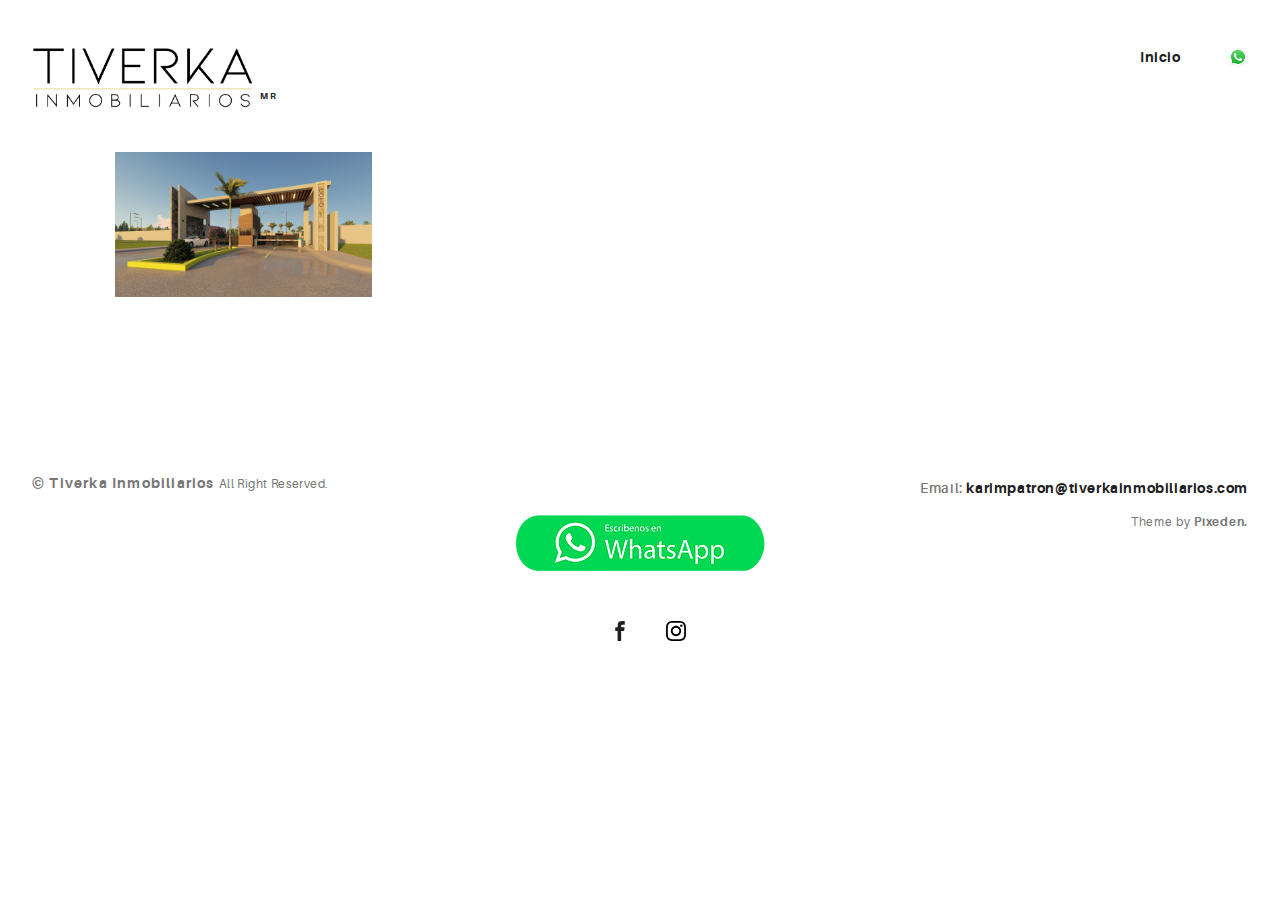
<file: index.html>
<!DOCTYPE html>
<html>
  <head>
    <meta name="viewport" content="width=device-width, initial-scale=1.0">
    <meta charset="UTF-8">
    <title>Tiverka Inmobiliarios</title>
    <link rel="icon" type="image/svg+xml" href="assets/img/urku-ico.svg">
    <link rel="stylesheet" href="assets/css/aurora-pack.min.css">
    <link rel="stylesheet" href="assets/css/aurora-theme-base.min.css">
    <link rel="stylesheet" href="assets/css/urku.css">
  </head>
  <body class="top-fixed">
    <header class="ae-container-fluid ae-container-fluid--full rk-header ">
      <input type="checkbox" id="mobile-menu" class="rk-mobile-menu">
      <label for="mobile-menu">
        <svg>
          <use xlink:href="assets/img/symbols.svg#bar"></use>
        </svg>
        <svg>
          <use xlink:href="assets/img/symbols.svg#bar"></use>
        </svg>
        <svg>
          <use xlink:href="assets/img/symbols.svg#bar"></use>
        </svg>
      </label>
      <div class="ae-container-fluid rk-topbar">
        <h1 class="rk-logo">
			<a href="index.html">
				<img src="assets/img/logo.png" alt="" width="20%" height="20%" >
				<sup>MR</sup></a>
		</h1>
        <nav class="rk-navigation">
          <ul class="rk-menu">
            <li class="rk-menu__item"><a href="index.html" class="rk-menu__link">Inicio</a>
            </li>
			 <!-- <li class=" rk-menu__item"><a href="portfolio-plantilla.html" class="rk-menu__link">Renta</a>
            </li>
			  <li class=" rk-menu__item"><a href="portfolio-venta.html" class="rk-menu__link">Venta</a>
            </li>-->
            <!--<li class="active rk-menu__item"><a href="portfolio.html" class="rk-menu__link">Portafolio</a>
            </li>-->
            <!--<li class="rk-menu__item"><a href="blog.html" class="rk-menu__link">Blog</a>
            </li>-->
            <!--<li class="rk-menu__item"><a href="#0" class="rk-menu__link">Paginas</a>
              <nav class="rk-menu__sub">
                <ul class="rk-container">
                  <li class="rk-menu__item"><a href="about.html" class="rk-menu__link">Nosotros</a></li>
                  <li class="rk-menu__item"><a href="documentation.html" class="rk-menu__link">Documentacion</a></li>
                  <li class="rk-menu__item"><a href="design-styles.html" class="rk-menu__link">Estilos de Diseño</a></li>
                </ul>
              </nav>
            </li>--->
			   <li class="rk-menu__item">
				  
				    <a href="https://api.whatsapp.com/send?phone=526692695877" class="rk-social-btn ">
						<img src="assets/img/WhatsApp.svg.png" alt="Contactanos" title="Contacto" target="_blank" />
				   </a>
				  
				</li>
            <!--<li class="rk-menu__item">
					<a href="contact.html" class="rk-menu__link">
						Contacto
					</a>		
            </li>-->
          </ul>
          <!-- Buscadoe -->
			<!--
		  <form class="rk-search">
            <input type="text" placeholder="Search" id="urku-search" class="rk-search-field">
            <label for="urku-search">
              <svg>
                <use xlink:href="assets/img/symbols.svg#icon-search"></use>
              </svg>
            </label>
          </form>
-->
        </nav>
      </div>
    </header>  
	  
	  
    <section class="ae-container-fluid rk-main" style="padding-top: 8%" >
      <section class="ae-container-fluid ae-container-fluid--inner rk-portfolio">
<!--        <div class="au-xs-ta-center au-lg-ta-left">
          <ul class="rk-menu rk-categories-menu">
            <li class="rk-menu__item"><a href="portfolio.html" class="rk-menu__link">Flex</a>
            </li>
            <li class="rk-menu__item"><a href="portfolio-alt.html" class="rk-menu__link">Switch</a>
            </li>
            <li class="rk-menu__item"><a href="portfolio-raw.html" class="rk-menu__link">Static</a>
            </li>
            <li class="active rk-menu__item"><a href="portfolio-masonry.html" class="rk-menu__link">Masonry</a>
            </li>
          </ul>
        </div>	-->
<!--        <div class="ae-masonry ae-masonry-md-2 ae-masonry-xl-4"><a href="portfolio-item.html" class="rk-item ae-masonry__item"><img src="assets/img/project-1.jpg" alt="">
            <div class="item-meta">
              <h2>Essential Stationery</h2>
              <p>Branding</p>
            </div></a><a href="portfolio-item.html" class="rk-item ae-masonry__item"><img src="assets/img/project-2.jpg" alt="">
            <div class="item-meta">
              <h2>Pickled Tousled</h2>
              <p>Art Direction</p>
            </div></a><a href="portfolio-item.html" class="rk-item ae-masonry__item"><img src="assets/img/project-3.jpg" alt="">
            <div class="item-meta">
              <h2>Waistcoat vegan</h2>
              <p>Graphic Design</p>
            </div></a><a href="portfolio-item.html" class="rk-item ae-masonry__item"><img src="assets/img/project-4.jpg" alt="">
            <div class="item-meta">
              <h2>Tumblr hammock</h2>
              <p>Packaging</p>
            </div></a><a href="portfolio-item.html" class="rk-item ae-masonry__item"><img src="assets/img/project-5.jpg" alt="">
            <div class="item-meta">
              <h2>Biodiesel etsy</h2>
              <p>Branding</p>
            </div></a><a href="portfolio-item.html" class="rk-item ae-masonry__item"><img src="assets/img/project-6.jpg" alt="">
            <div class="item-meta">
              <h2>Gentrify artisan</h2>
              <p>Graphic Design</p>
            </div></a><a href="portfolio-item.html" class="rk-item ae-masonry__item"><img src="assets/img/project-7.jpg" alt="">
            <div class="item-meta">
              <h2>Plaid austin</h2>
              <p>Graphic Design</p>
            </div></a><a href="portfolio-item.html" class="rk-item ae-masonry__item"><img src="assets/img/project-8.jpg" alt="">
            <div class="item-meta">
              <h2>Trust fund</h2>
              <p>Packaging</p>
            </div></a><a href="portfolio-item.html" class="rk-item ae-masonry__item"><img src="assets/img/project-9.jpg" alt="">
            <div class="item-meta">
              <h2>Gentrify pork</h2>
              <p>Branding</p>
            </div></a><a href="portfolio-item.html" class="rk-item ae-masonry__item"><img src="assets/img/project-10.jpg" alt="">
            <div class="item-meta">
              <h2>Waistcoat ugh</h2>
              <p>UI/UX</p>
            </div></a><a href="portfolio-item.html" class="rk-item ae-masonry__item"><img src="assets/img/project-11.jpg" alt="">
            <div class="item-meta">
              <h2>Deep v kogi</h2>
              <p>Graphic Design</p>
            </div></a><a href="portfolio-item.html" class="rk-item ae-masonry__item"><img src="assets/img/project-12.jpg" alt="">
            <div class="item-meta">
              <h2>Venmo trust</h2>
              <p>Packaging</p>
            </div></a><a href="portfolio-item.html" class="rk-item ae-masonry__item"><img src="assets/img/project-13.jpg" alt="">
            <div class="item-meta">
              <h2>Venmo trust</h2>
              <p>Ui/UX</p>
            </div></a>
        </div>	-->
		  
		  
		<div class="ae-masonry ae-masonry-md-2 ae-masonry-xl-4">
			<a href="001.html" class="rk-item ae-masonry__item" style="padding-top: 50px"><img src="assets/img/inmuebles/001/001-a.jpeg" alt="">
            <div class="item-meta">
              <h2>LOS OSUNA</h2>
              <p>Club Residencial</p>
			</div></a>
<!--			
			<a href="portfolio-item.html" class="rk-item ae-masonry__item"><img src="assets/img/inmuebles/casa2.jpg" alt="">
            <div class="item-meta">
              <h2>Pickled Tousled</h2>
              <p>Art Direction</p>
            </div></a><a href="portfolio-item.html" class="rk-item ae-masonry__item"><img src="assets/img/inmuebles/casa3.jpg" alt="">
            <div class="item-meta">
              <h2>Waistcoat vegan</h2>
              <p>Graphic Design</p>
            </div></a><a href="portfolio-item.html" class="rk-item ae-masonry__item"><img src="assets/img/inmuebles/casa4.jpg" alt="">
            <div class="item-meta">
              <h2>Tumblr hammock</h2>
              <p>Packaging</p>
            </div></a><a href="portfolio-item.html" class="rk-item ae-masonry__item"><img src="assets/img/inmuebles/casa5.jpg" alt="">
            <div class="item-meta">
              <h2>Biodiesel etsy</h2>
              <p>Branding</p>
            </div></a><a href="portfolio-item.html" class="rk-item ae-masonry__item"><img src="assets/img/inmuebles/casa6.jpg" alt="">
            <div class="item-meta">
              <h2>Gentrify artisan</h2>
              <p>Graphic Design</p>
            </div></a><a href="portfolio-item.html" class="rk-item ae-masonry__item"><img src="assets/img/inmuebles/casa7.jpg" alt="">
            <div class="item-meta">
              <h2>Plaid austin</h2>
              <p>Graphic Design</p>
            </div></a><a href="portfolio-item.html" class="rk-item ae-masonry__item"><img src="assets/img/inmuebles/casa8.jpg" alt="">
            <div class="item-meta">
              <h2>Trust fund</h2>
              <p>Packaging</p>
            </div></a><a href="portfolio-item.html" class="rk-item ae-masonry__item"><img src="assets/img/inmuebles/casa9.jpg" alt="">
            <div class="item-meta">
              <h2>Gentrify pork</h2>
              <p>Branding</p>
            </div></a><a href="portfolio-item.html" class="rk-item ae-masonry__item"><img src="assets/img/inmuebles/casa10.jpg" alt="">
            <div class="item-meta">
              <h2>Waistcoat ugh</h2>
              <p>UI/UX</p>
            </div></a><a href="portfolio-item.html" class="rk-item ae-masonry__item"><img src="assets/img/inmuebles/casa11.jpg" alt="">
            <div class="item-meta">
              <h2>Deep v kogi</h2>
              <p>Graphic Design</p>
            </div></a><a href="portfolio-item.html" class="rk-item ae-masonry__item"><img src="assets/img/inmuebles/casa12.jpg" alt="">
            <div class="item-meta">
              <h2>Venmo trust</h2>
              <p>Packaging</p>
            </div></a><a href="portfolio-item.html" class="rk-item ae-masonry__item"><img src="assets/img/inmuebles/casa1.jpg" alt="">
            <div class="item-meta">
              <h2>Venmo trust</h2>
              <p>Ui/UX</p>
            </div>
		  </a>	-->
        </div>		  
      </section>
    </section>
    <footer class="ae-container-fluid rk-footer ">
      <div class="ae-grid ae-grid--collapse">
        
		<div class="ae-grid__item item-lg-4 au-xs-ta-center au-lg-ta-left">
          <p class="rk-footer__text rk-footer__copy "> <span class="ae-u-bold">© </span><span class="ae-u-bolder">Tiverka Inmobiliarios </span>All Right Reserved.</p>
        </div>
        <div class="ae-grid__item item-lg-4 au-xs-ta-center">
			<div> 
				<a href="https://api.whatsapp.com/send?phone=526692695877" >
						<img src="assets/img/BOTON-WHATSAPP.png" alt="Contactanos" title="Contacto" target="_blank" />
				</a>
			</div>
			<a href="https://www.facebook.com/tiverkainmobiliarios/" target="_blank" alt="Facebook" class="rk-social-btn ">
            <svg>
              <use xlink:href="assets/img/symbols.svg#icon-facebook"></use>
            </svg></a>
			
			<a href="https://www.instagram.com/tiverkainmobiliarios/" class="rk-social-btn ">
				<img src="assets/img/instagram.svg" target="_blank" alt="Instagram" />
			</a>
			<!--
			<a href="#0" class="rk-social-btn ">
            <svg>
              <use xlink:href="assets/img/symbols.svg#icon-pinterest"></use>
            </svg></a><a href="#0" class="rk-social-btn ">
            <svg>
              <use xlink:href="assets/img/symbols.svg#icon-tumblr"></use>
            </svg></a>
-->
</div>
        <div class="ae-grid__item item-lg-4 au-xs-ta-center au-lg-ta-right">
          <p class="rk-footer__text rk-footer__contact "> <span class="ae-u-bold">Email: </span><span class="ae-u-bolder"> <a href="#0" class="rk-dark-color ">karimpatron@tiverkainmobiliarios.com </a></span></p>
          <p class="rk-footer__text rk-footer__by">Theme by <a href="http://pixeden.com" class="ae-u-bolder">Pixeden.</a></p>
        </div>
      </div>
    </footer>
    <script src="assets/js/svg4everybody.min.js"></script>
    <script>svg4everybody();</script>
  </body>
</html>
</file>
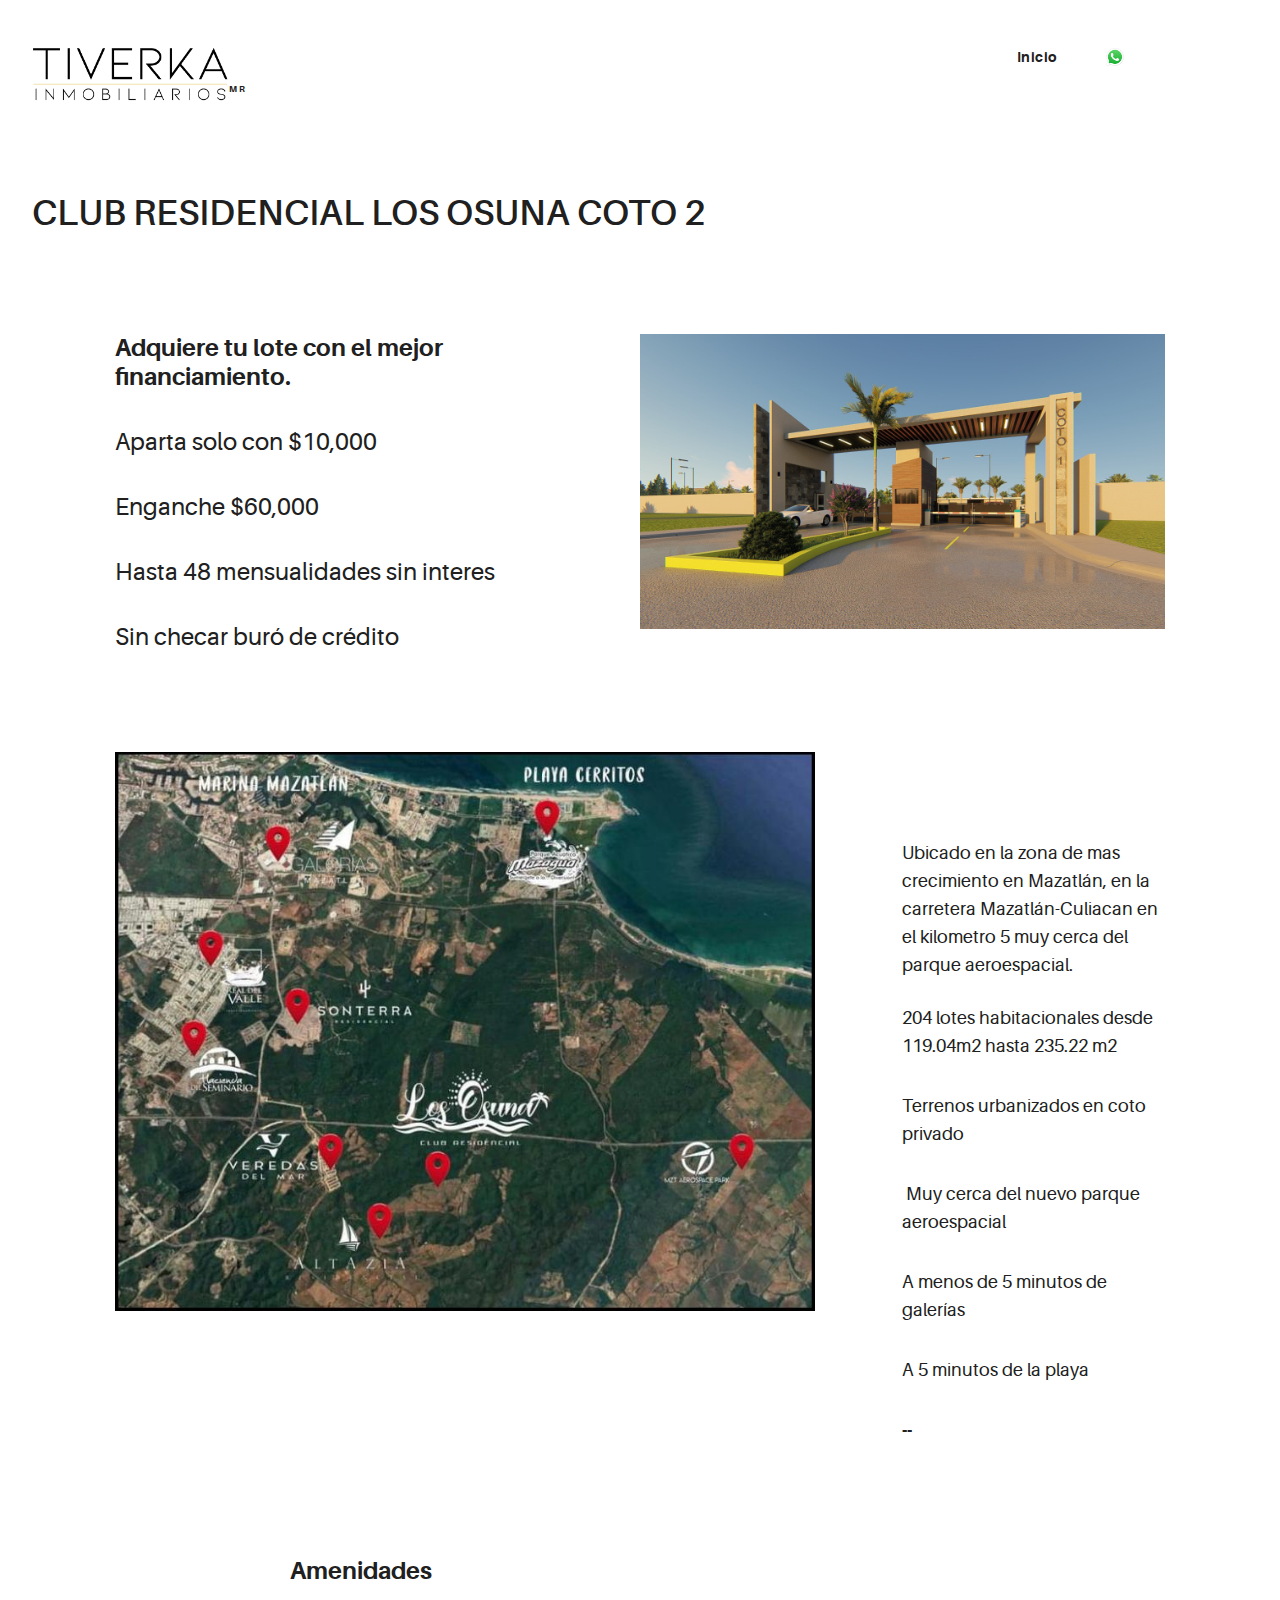
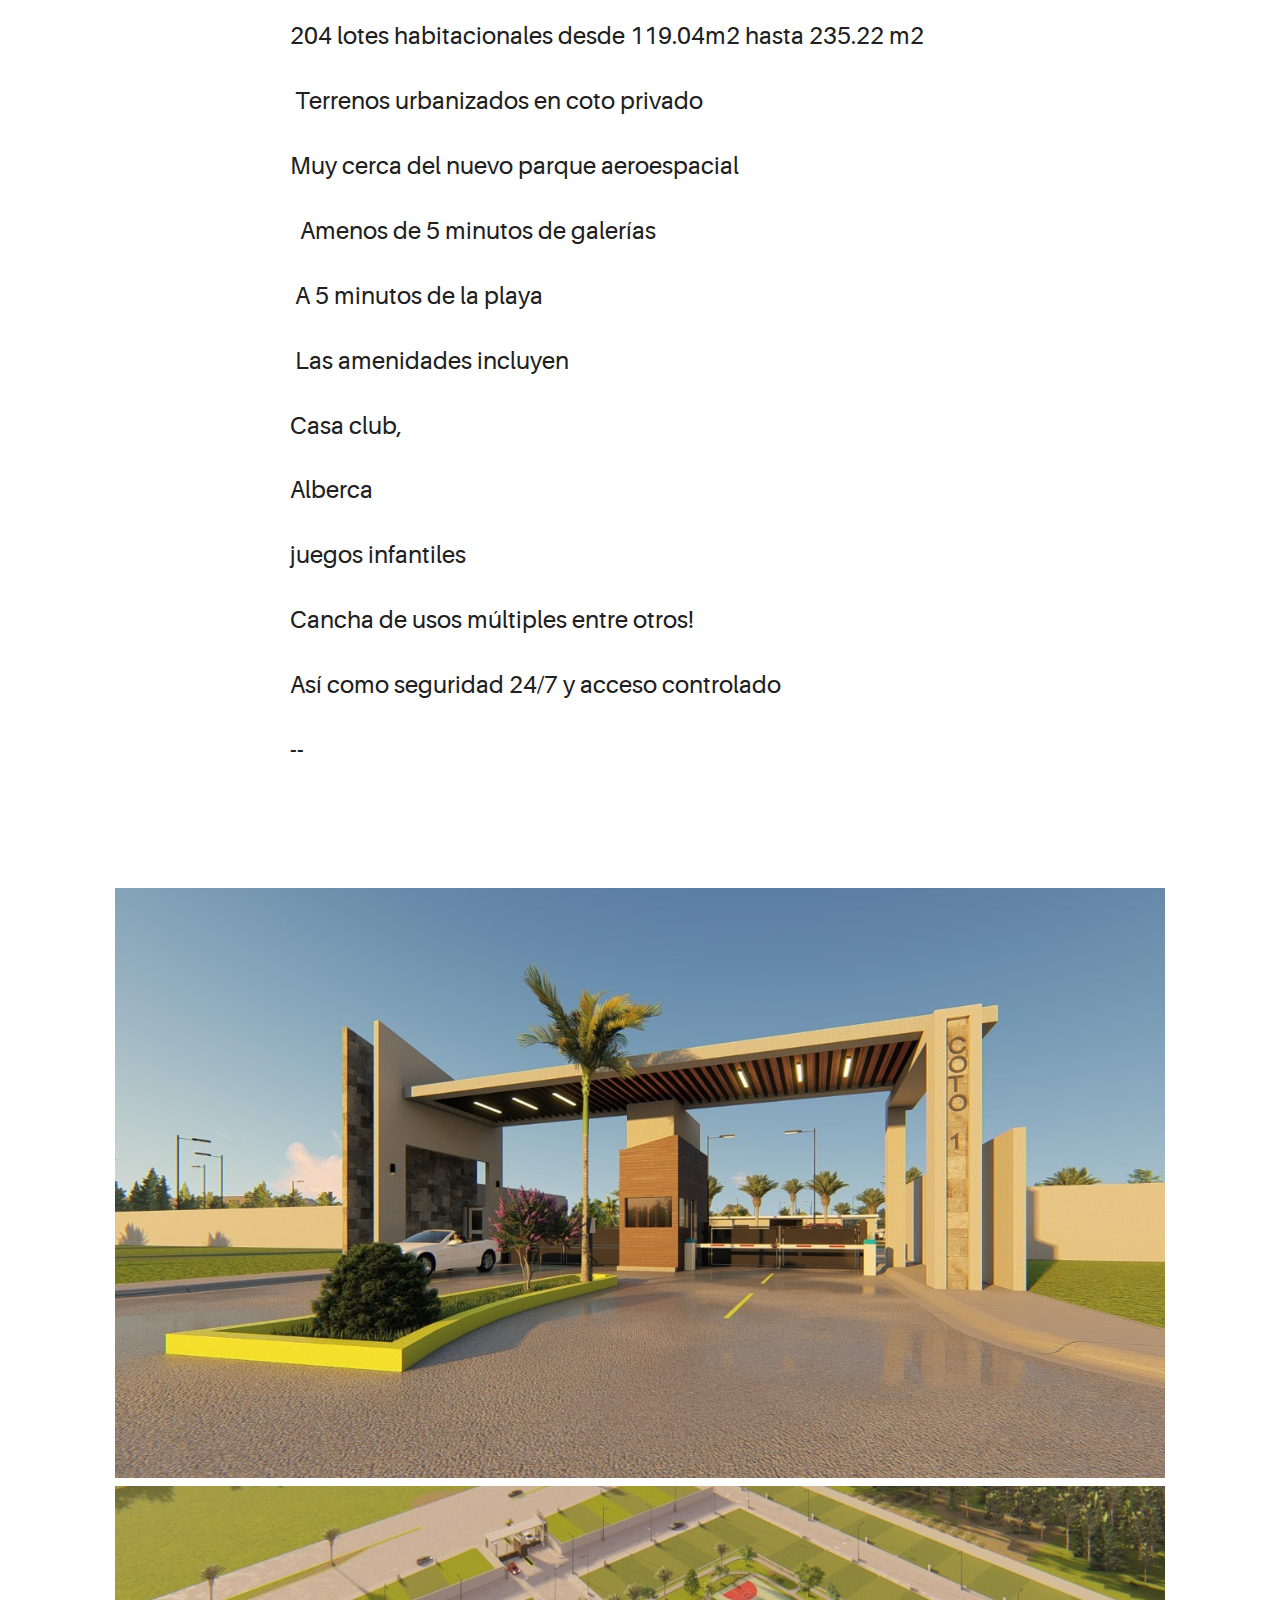
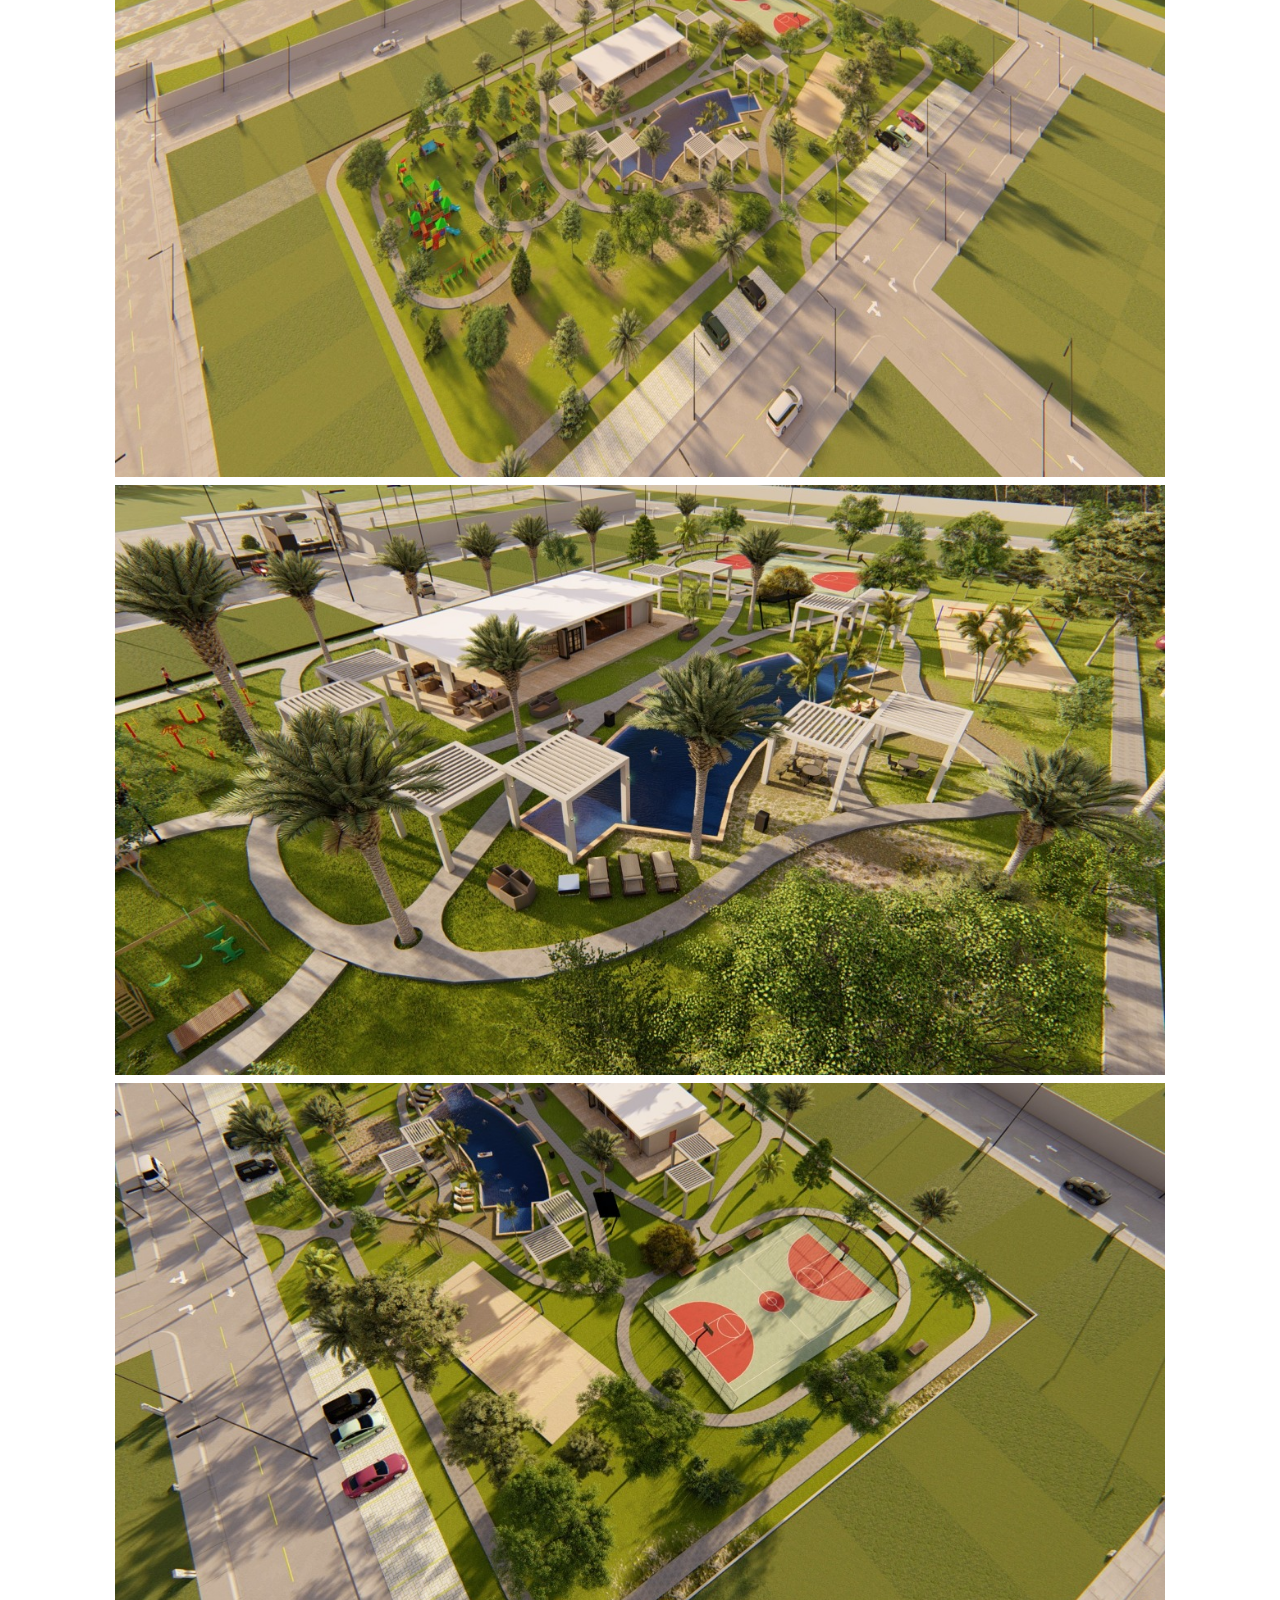
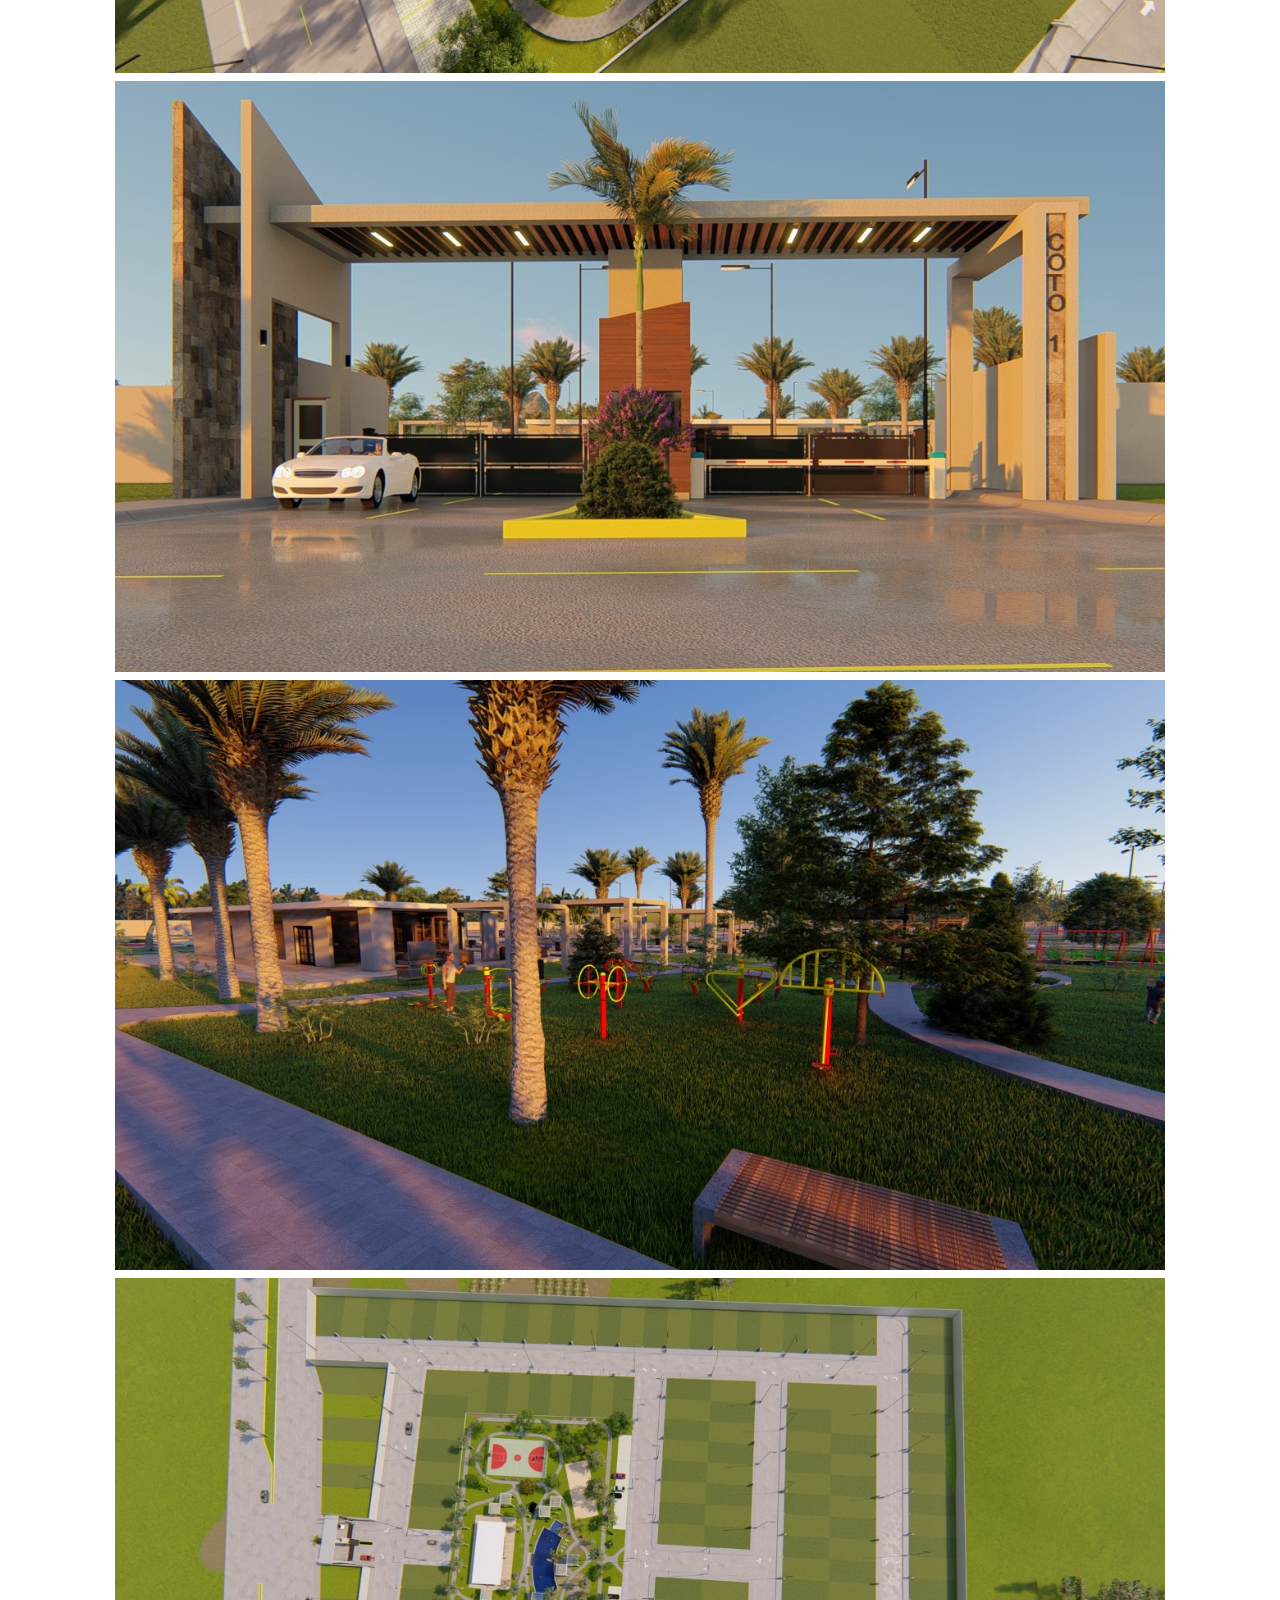
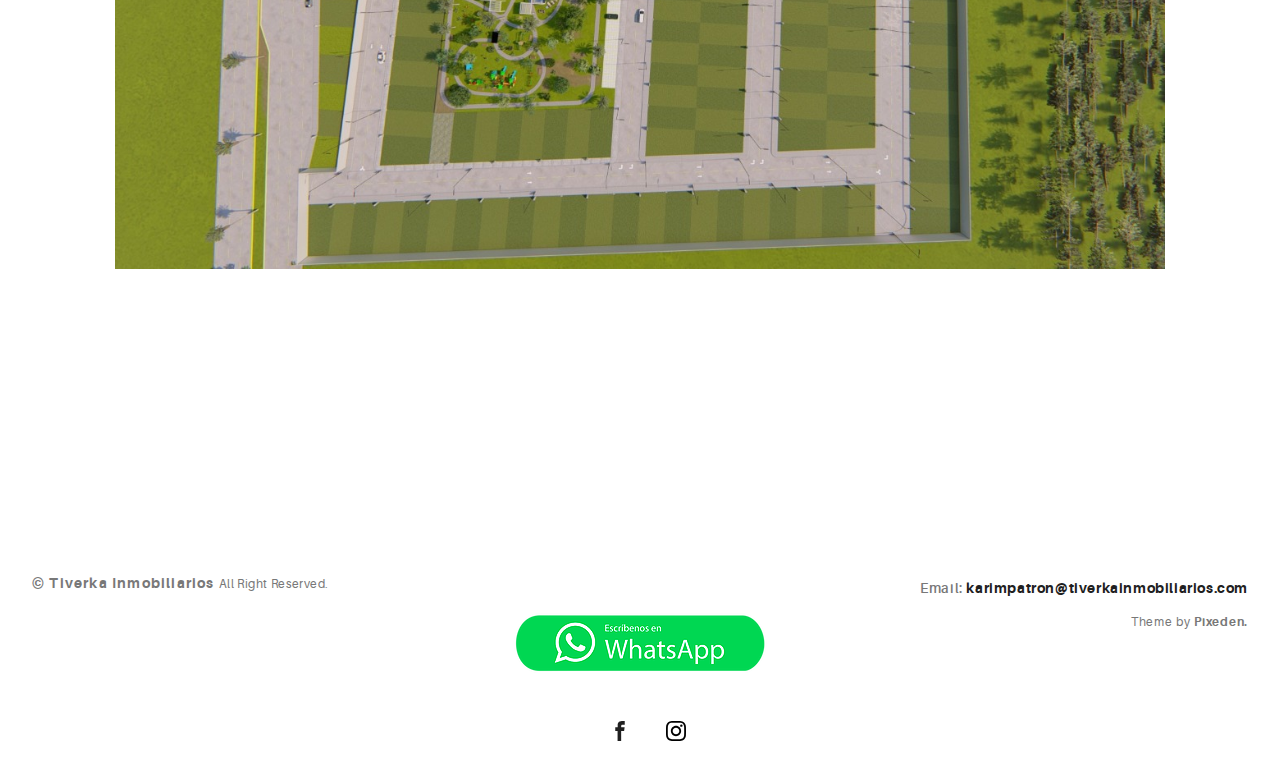
<file: 001.html>
<!DOCTYPE html>
<html>
  <head>
    <meta name="viewport" content="width=device-width, initial-scale=1.0">
    <meta charset="UTF-8">
    <title>Tiverka Inmobiliarios</title>
    <link rel="icon" type="image/svg+xml" href="assets/img/urku-ico.svg">
    <link rel="stylesheet" href="assets/css/aurora-pack.min.css">
    <link rel="stylesheet" href="assets/css/aurora-theme-base.min.css">
    <link rel="stylesheet" href="assets/css/urku.css">
  </head>
  <body class="top-fixed">
    <header class="ae-container-fluid ae-container-fluid--full rk-header ">
      <input type="checkbox" id="mobile-menu" class="rk-mobile-menu">
      <label for="mobile-menu">
        <svg>
          <use xlink:href="assets/img/symbols.svg#bar"></use>
        </svg>
        <svg>
          <use xlink:href="assets/img/symbols.svg#bar"></use>
        </svg>
        <svg>
          <use xlink:href="assets/img/symbols.svg#bar"></use>
        </svg>
      </label>
      <div class="ae-container-fluid rk-topbar">
        <h1 class="rk-logo"><a href="index.html"><img src="assets/img/logo.png" alt="" width="20%" height="20%" ><sup>MR</sup></a></h1>
<!--		  <nav class="rk-navigation">
          <ul class="rk-menu">
            <li class="rk-menu__item"><a href="index.html" class="rk-menu__link">Home</a>
            </li>
            <li class="active rk-menu__item"><a href="portfolio.html" class="rk-menu__link">Portfolio</a>
              <nav class="rk-menu__sub">
                <ul class="rk-container">
                  <li class="rk-menu__item"><a href="portfolio.html" class="rk-menu__link">Flex</a></li>
                  <li class="rk-menu__item"><a href="portfolio-alt.html" class="rk-menu__link">Switch</a></li>
                  <li class="rk-menu__item"><a href="portfolio-raw.html" class="rk-menu__link">Static</a></li>
                  <li class="rk-menu__item"><a href="portfolio-masonry.html" class="rk-menu__link">Masonry</a></li>
                </ul>
              </nav>
            </li>
            <li class="rk-menu__item"><a href="blog.html" class="rk-menu__link">Blog</a>
            </li>
            <li class="rk-menu__item"><a href="#0" class="rk-menu__link">Pages</a>
              <nav class="rk-menu__sub">
                <ul class="rk-container">
                  <li class="rk-menu__item"><a href="about.html" class="rk-menu__link">About</a></li>
                  <li class="rk-menu__item"><a href="documentation.html" class="rk-menu__link">Documentation</a></li>
                  <li class="rk-menu__item"><a href="design-styles.html" class="rk-menu__link">Design Styles</a></li>
                </ul>
              </nav>
            </li>
            <li class="rk-menu__item"><a href="contact.html" class="rk-menu__link">Contact Us</a>
            </li>
          </ul>
          <form class="rk-search">
            <input type="text" placeholder="Search" id="urku-search" class="rk-search-field">
            <label for="urku-search">
              <svg>
                <use xlink:href="assets/img/symbols.svg#icon-search"></use>
              </svg>
            </label>
          </form>
        </nav>  -->
	<nav class="rk-navigation">
          <ul class="rk-menu">
            <li class="rk-menu__item"><a href="index.html" class="rk-menu__link">Inicio</a>
            </li>
			  <!--<li class=" rk-menu__item"><a href="portfolio-renta.html" class="rk-menu__link">Renta</a>
            </li>
			  <li class=" rk-menu__item"><a href="portfolio-venta.html" class="rk-menu__link">Venta</a>
            </li>-->
            <!--<li class="active rk-menu__item"><a href="portfolio.html" class="rk-menu__link">Portafolio</a>
            </li>-->
            <!--<li class="rk-menu__item"><a href="blog.html" class="rk-menu__link">Blog</a>
            </li>-->
            <!--<li class="rk-menu__item"><a href="#0" class="rk-menu__link">Paginas</a>
              <nav class="rk-menu__sub">
                <ul class="rk-container">
                  <li class="rk-menu__item"><a href="about.html" class="rk-menu__link">Nosotros</a></li>
                  <li class="rk-menu__item"><a href="documentation.html" class="rk-menu__link">Documentacion</a></li>
                  <li class="rk-menu__item"><a href="design-styles.html" class="rk-menu__link">Estilos de Diseño</a></li>
                </ul>
              </nav>
            </li>--->
             <li class="rk-menu__item">
				  
				    <a href="https://api.whatsapp.com/send?phone=526692695877" class="rk-social-btn ">
						<img src="assets/img/WhatsApp.svg.png" alt="Contactanos" title="Contacto" target="_blank" />
				   </a>
				  
				</li>
          </ul>
          <form class="rk-search">
            <!--<input type="text" placeholder="Search" id="urku-search" class="rk-search-field">
            <label for="urku-search">
              <svg>
                <use xlink:href="assets/img/symbols.svg#icon-search"></use>
              </svg>
            </label>-->
          </form>
        </nav>		  
      </div>
    </header>
    <section class="ae-container-fluid ae-container-fluid--full">
      
	
      
<!--	Para hacer cambios ir al urku CSS	
	   <header class="rk-portfolio-cover  item-inside-1">
        <div class="item-inside__meta">
          <h1 class="ae-u-bolder rk-portfolio-title ">Essential Stationery</h1>
          <p class="ae-theta rk-portfolio-category ">Branding</p>
        </div>
      </header>	-->
		<header>
			<br></br>
		<div class="ae-container-fluid" style="padding-top: 50px">
        <div class="ae-grid ae-grid--collapse rk-portfolio-info ">
          <div class="ae-grid__item item-lg-8 item-sm--center au-xs-ta-center au-lg-ta-left">
            <h2 class="rk-portfolio-inner-title ">CLUB RESIDENCIAL LOS OSUNA COTO 2</h2>
          </div>
          <div class="ae-grid__item item-lg-4 au-xs-ta-center au-lg-ta-right rk-portfolio-details">
            <p class="rk-portfolio-inner-client "><span class="ae-lambda"><!--Client:--> </span><span class="ae-u-bolder"><!--Confidencial--></span></p>
            <!--<p class="au-underline rk-portfolio-inner-website "><a href="#0" class="ae-kappa">www.agencydesign.com</a></p>-->
            <p class="ae-kappa ae-u-bold rk-portfolio-inner-date "><!--Publicada: 23 Marzo, 2022--></p>
          </div>
        </div>
      </div>
		</header>
      <div class="ae-container-fluid ae-container-fluid--inner rk-portfolio--inner">
        <div class="ae-grid ae-grid--collapse au-xs-ptp-1">
          <div class="ae-grid__item item-lg-5 au-lg-ptp-0">
            <h4 class="ae-u-bolder">Adquiere tu lote con el mejor financiamiento.</h4>

<p class="ae-eta">Aparta solo con $10,000</p>
<p class="ae-eta">Enganche   $60,000</p>
            <p class="ae-eta">Hasta 48 mensualidades sin interes</p>
<p class="ae-eta">Sin checar buró de crédito</p>
<p class="ae-eta">&nbsp;</p>
          </div>
          <div class="ae-grid__item item-lg-6 item-lg--offset-1"><img src="assets/img/inmuebles/001/001-a.jpeg" alt="Urku Portfolio"></div>
        </div>
        <div class="ae-grid ae-grid--collapse">
          <div class="ae-grid__item item-lg-8"><img src="assets/img/inmuebles/001/001-h.jpeg" alt="Urku Portfolio"></div>
          <div class="ae-grid__item item-lg-3 item-lg--offset-1 au-lg-ptp-1">
            <p>Ubicado en la zona de mas crecimiento en Mazatlán, en la carretera Mazatlán-Culiacan en el kilometro 5 muy cerca del parque aeroespacial. </p>
            <p class="au-mb-3">204 lotes habitacionales desde 119.04m2 hasta 235.22 m2&nbsp;</p>
            <p class="au-mb-3">Terrenos urbanizados en coto privado</p>
            <p class="au-mb-3">&nbsp;Muy cerca del nuevo parque aeroespacial&nbsp;</p>
            <p class="au-mb-3">A menos de 5 minutos de galerías&nbsp;</p>
            <p class="au-mb-3">A 5 minutos de la playa </p>
<p class="ae-u-bolder">--</p>
          </div>
        </div>
        <div class="ae-grid ae-grid--collapse au-xs-ptp-1 au-xs-pbp-1">
          <div class="ae-grid__item item-lg-8 item-lg--offset-2">
            <h4 class="ae-u-bolder">Amenidades</h4>
            <p class="ae-eta"> 204 lotes habitacionales desde 119.04m2 hasta 235.22 m2&nbsp;</p>
            <p class="ae-eta">&nbsp;Terrenos urbanizados en coto privado&nbsp;</p>
            <p class="ae-eta">Muy cerca del nuevo parque aeroespacial</p>
            <p class="ae-eta">&nbsp; Amenos de 5 minutos de galerías&nbsp;</p>
            <p class="ae-eta">&nbsp;A 5 minutos de la playa&nbsp;</p>
            <p class="ae-eta">&nbsp;Las amenidades incluyen&nbsp;</p>
            <p class="ae-eta">Casa club,&nbsp;</p>
            <p class="ae-eta">Alberca&nbsp;</p>
            <p class="ae-eta">juegos infantiles&nbsp;</p>
            <p class="ae-eta">Cancha de usos múltiples entre otros!&nbsp;</p>
            <p class="ae-eta">Así como seguridad 24/7 y acceso controlado</p>
<p class="ae-eta">--</p>
          </div>
        </div>
		  
		  <!-- imagenes ilustrativas-->
        <div class="ae-grid ae-grid--collapse">
          <div class="ae-grid__item item-lg--auto"><img src="assets/img/inmuebles/001/001-a.jpeg" alt="Urku Portfolio"></div>
        </div>
		  <div class="ae-grid ae-grid--collapse">
          <div class="ae-grid__item item-lg--auto"><img src="assets/img/inmuebles/001/001-b.jpeg" alt="Urku Portfolio"></div>
        </div>
		  <div class="ae-grid ae-grid--collapse">
          <div class="ae-grid__item item-lg--auto"><img src="assets/img/inmuebles/001/001-c.jpeg" alt="Urku Portfolio"></div>
        </div>
		  <div class="ae-grid ae-grid--collapse">
          <div class="ae-grid__item item-lg--auto"><img src="assets/img/inmuebles/001/001-d.jpeg" alt="Urku Portfolio"></div>
        </div>
		  <div class="ae-grid ae-grid--collapse">
          <div class="ae-grid__item item-lg--auto"><img src="assets/img/inmuebles/001/001-e.jpeg" alt="Urku Portfolio"></div>
        </div>
		  <div class="ae-grid ae-grid--collapse">
          <div class="ae-grid__item item-lg--auto"><img src="assets/img/inmuebles/001/001-f.jpeg" alt="Urku Portfolio"></div>
        </div>
		  <div class="ae-grid ae-grid--collapse">
          <div class="ae-grid__item item-lg--auto"><img src="assets/img/inmuebles/001/001-g.jpeg" alt="Urku Portfolio"></div>
        </div>
		  
		  
		  
		  
		  
		  
		  
		  
<!--        <div class="ae-grid ae-grid--collapse">
          <div class="ae-grid__item item-lg-6"><img src="assets/img/inner-3.jpg" alt="Urku Portfolio"></div>
          <div class="ae-grid__item item-lg-5 item-lg--offset-1 au-lg-ptp-1">
            <h4 class="ae-u-bolder">Right Box Text</h4>
            <p class="ae-eta">Nemo enim ipsam voluptatem quia voluptas sit aspernatur aut odit aut fugit.</p>
            <p class="ae-eta">It includes a A6 flyer, A5 folder, A4 horizontal paper and a business card mockup. You can easily put your own graphics and create a new layout according to your needs.</p>
          </div>
        </div>
        <div class="ae-grid--alt test">
          <div class="ae-grid__item--alt item-sm--auto item-sm--offset-1 item-lg--offset-0 item-sm--end item-sm--bottom">
            <div class="ae-grid ae-grid--alt8 au-xs-ta-center au-sm-ta-left">
              <div class="ae-grid__item--alt8 item-lg-6"><span class="ae-u-boldest">1.</span>
                <p class="au-mt-1">Suspendisse ultricies tellus eget nisl molestie, quis sagittis mauris placerat.</p><span class="ae-u-boldest">2.</span>
                <p class="au-mt-1">Pellentesque et nulla pulvinar, bibendum quam ac, cursus turpis.</p>
              </div>
              <div class="ae-grid__item--alt8 item-lg-6"><span class="ae-u-boldest">3.</span>
                <p class="au-mt-1">Sed quam odio, blandit sit amet dapibus id, aliquet sollicitudin enim. </p><span class="ae-u-boldest">4.</span>
                <p class="au-mt-1">Morbi hendrerit laoreet lectus a fringilla.</p>
              </div>
            </div>
          </div>
          <div class="ae-grid__item--alt item-sm--auto item-lg-3 item-lg--offset-1 item-lg--end"><img src="assets/img/inner-4.jpg" alt="Urku Portfolio"></div>
        </div>-->
      </div>
      <div class="ae-container-fluid au-pt-4 au-pb-4">
        <!--<div class="group-buttons"><a href="#0" class="au-mt-2 arrow-button arrow-button--right">Next Project<span class="arrow-cont">
              <svg>
                <use xlink:href="assets/img/symbols.svg#arrow"></use>
              </svg></span></a></div>-->
      </div>
    </section>
    <footer class="ae-container-fluid rk-footer ">
      <div class="ae-grid ae-grid--collapse">
        <div class="ae-grid__item item-lg-4 au-xs-ta-center au-lg-ta-left">
          <!--<ul class="rk-menu rk-footer-menu">
            <li class="rk-menu__item"><a href="about.html" class="rk-menu__link">About</a>
            </li>
            <li class="rk-menu__item"><a href="documentation.html" class="rk-menu__link">Docs</a>
            </li>
            <li class="rk-menu__item"><a href="contact.html" class="rk-menu__link">Contact</a>
            </li>
          </ul>-->
          <p class="rk-footer__text rk-footer__copy "> <span class="ae-u-bold">© </span><span class="ae-u-bolder">Tiverka Inmobiliarios </span>All Right Reserved.</p>
        </div> 
        <div class="ae-grid__item item-lg-4 au-xs-ta-center">
			<div>
				<a href="https://api.whatsapp.com/send?phone=526692695877" >
						<img src="assets/img/BOTON-WHATSAPP.png" alt="Contactanos" title="Contacto" target="_blank" />
				</a>
			</div>
			<a href="https://www.facebook.com/tiverkainmobiliarios/" target="_blank" class="rk-social-btn ">
				<svg>
					<use xlink:href="assets/img/symbols.svg#icon-facebook"></use>
				</svg>
			</a>
			
			<a href="https://www.instagram.com/tiverkainmobiliarios/" class="rk-social-btn ">
				<img src="assets/img/instagram.svg" target="_blank" alt="Instagram" />
			</a>
			
			
			<!--
			<a href="#0" class="rk-social-btn ">
            <svg>
              <use xlink:href="assets/img/symbols.svg#icon-twitter"></use>
            </svg>
			</a>
			<a href="#0" class="rk-social-btn ">
            <svg>
              <use xlink:href="assets/img/symbols.svg#icon-pinterest"></use>
            </svg>
			</a>
			<a href="#0" class="rk-social-btn ">
            <svg>
              <use xlink:href="assets/img/symbols.svg#icon-tumblr"></use>
            </svg></a>
		  	<a href="#0" class="rk-social-btn ">
            <svg>
              <use xlink:href="assets/img/instagram.svg"></use>
            </svg></a>
	-->
		  
		  </div>
        <div class="ae-grid__item item-lg-4 au-xs-ta-center au-lg-ta-right">
          <p class="rk-footer__text rk-footer__contact "> <span class="ae-u-bold">Email: </span><span class="ae-u-bolder"> <a href="#0" class="rk-dark-color ">karimpatron@tiverkainmobiliarios.com </a></span></p>
          <p class="rk-footer__text rk-footer__by">Theme by <a href="http://pixeden.com" class="ae-u-bolder">Pixeden.</a></p>
        </div>
      </div>
    </footer>
    <script src="assets/js/svg4everybody.min.js"></script>
    <script>svg4everybody();</script>
	
  </body>
</html>
</file>
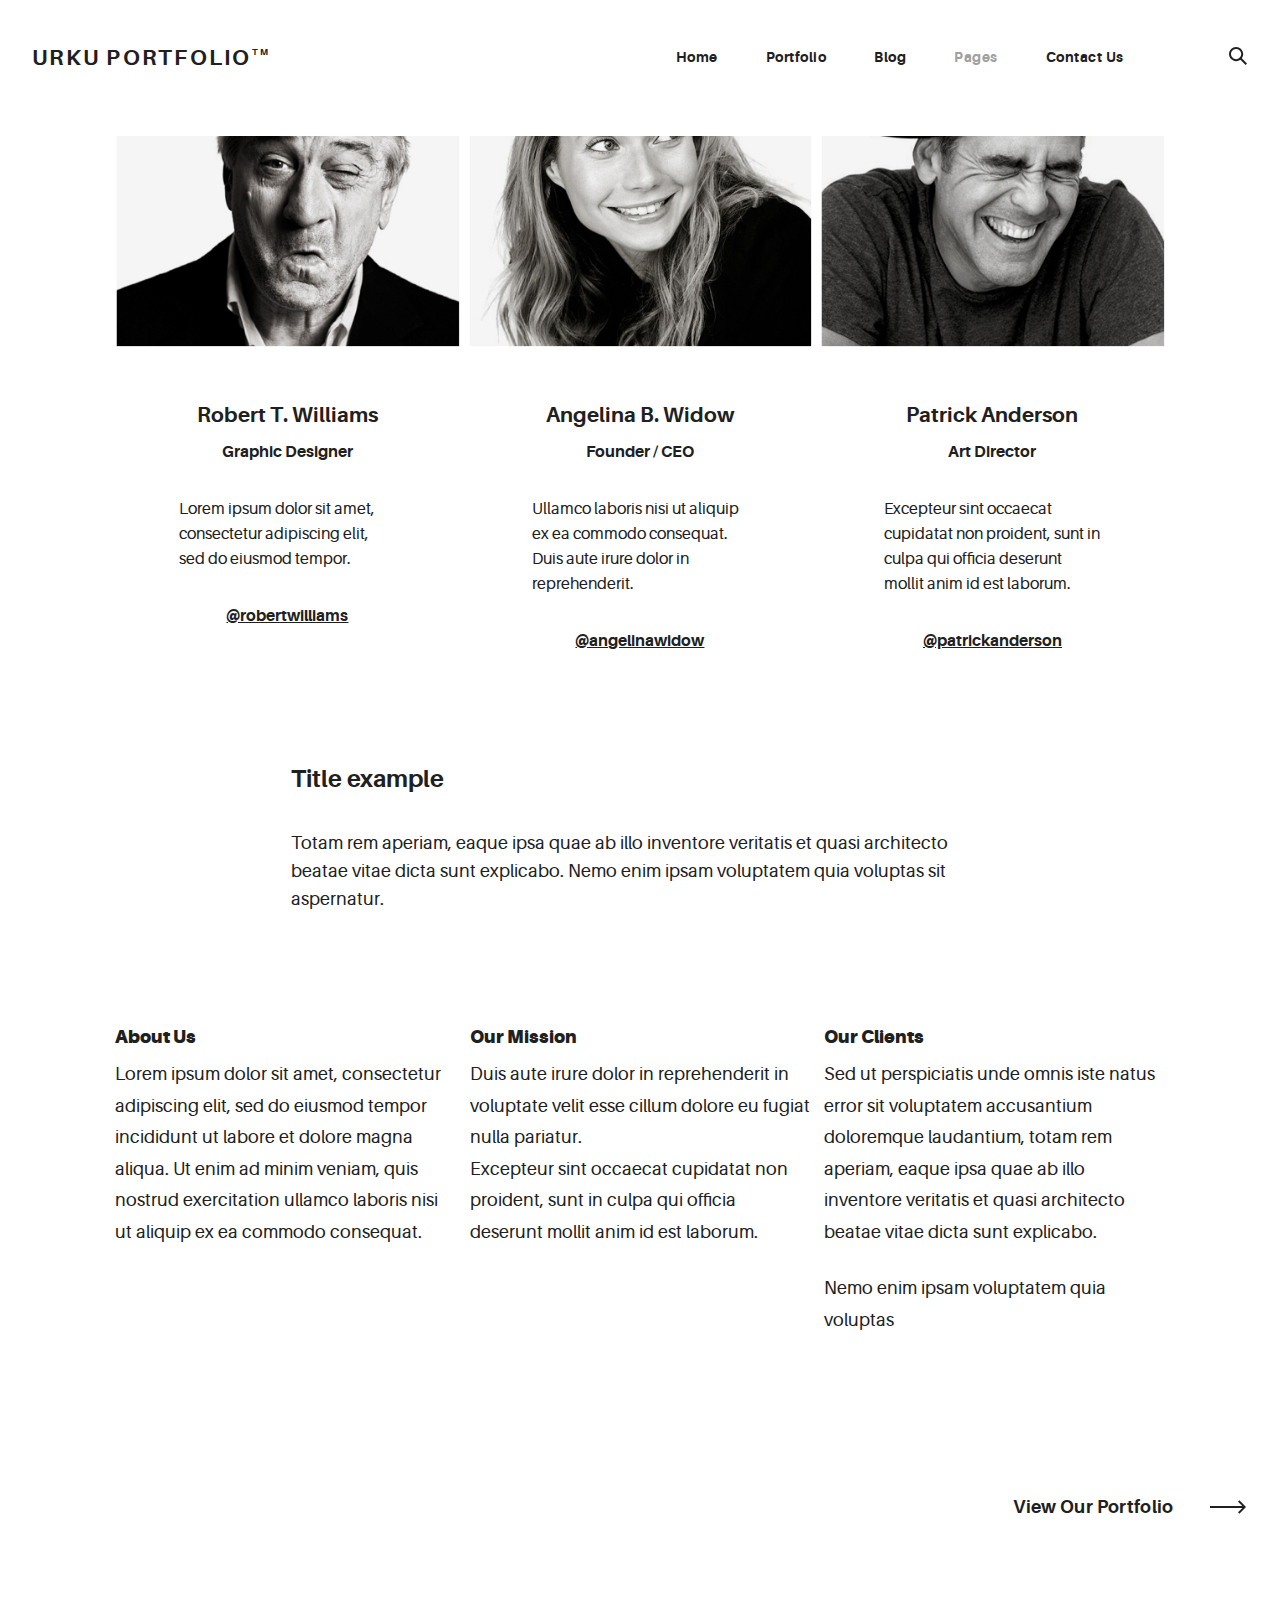
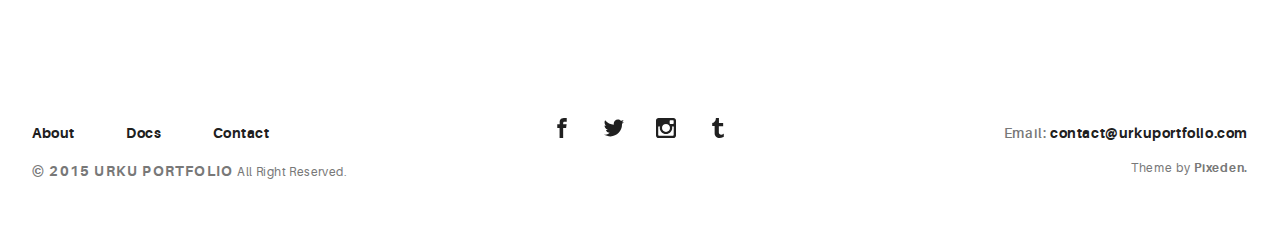
<file: about.html>
<!DOCTYPE html>
<html>
  <head>
    <meta name="viewport" content="width=device-width, initial-scale=1.0">
    <meta charset="UTF-8">
    <title>Urku Portfolio :: Pixeden</title>
    <link rel="icon" type="image/svg+xml" href="assets/img/urku-ico.svg">
    <link rel="stylesheet" href="assets/css/aurora-pack.min.css">
    <link rel="stylesheet" href="assets/css/aurora-theme-base.min.css">
    <link rel="stylesheet" href="assets/css/urku.css">
  </head>
  <body class="top-fixed">
    <header class="ae-container-fluid ae-container-fluid--full rk-header ">
      <input type="checkbox" id="mobile-menu" class="rk-mobile-menu">
      <label for="mobile-menu">
        <svg>
          <use xlink:href="assets/img/symbols.svg#bar"></use>
        </svg>
        <svg>
          <use xlink:href="assets/img/symbols.svg#bar"></use>
        </svg>
        <svg>
          <use xlink:href="assets/img/symbols.svg#bar"></use>
        </svg>
      </label>
      <div class="ae-container-fluid rk-topbar">
        <h1 class="rk-logo"><a href="index.html">urku portfolio<sup>tm</sup></a></h1>
        <nav class="rk-navigation">
          <ul class="rk-menu">
            <li class="rk-menu__item"><a href="index.html" class="rk-menu__link">Home</a>
            </li>
            <li class="rk-menu__item"><a href="portfolio.html" class="rk-menu__link">Portfolio</a>
              <nav class="rk-menu__sub">
                <ul class="rk-container">
                  <li class="rk-menu__item"><a href="portfolio.html" class="rk-menu__link">Flex</a></li>
                  <li class="rk-menu__item"><a href="portfolio-alt.html" class="rk-menu__link">Switch</a></li>
                  <li class="rk-menu__item"><a href="portfolio-raw.html" class="rk-menu__link">Static</a></li>
                  <li class="rk-menu__item"><a href="portfolio-masonry.html" class="rk-menu__link">Masonry</a></li>
                </ul>
              </nav>
            </li>
            <li class="rk-menu__item"><a href="blog.html" class="rk-menu__link">Blog</a>
            </li>
            <li class="active rk-menu__item"><a href="#0" class="rk-menu__link">Pages</a>
              <nav class="rk-menu__sub">
                <ul class="rk-container">
                  <li class="rk-menu__item"><a href="about.html" class="rk-menu__link">About</a></li>
                  <li class="rk-menu__item"><a href="documentation.html" class="rk-menu__link">Documentation</a></li>
                  <li class="rk-menu__item"><a href="design-styles.html" class="rk-menu__link">Design Styles</a></li>
                </ul>
              </nav>
            </li>
            <li class="rk-menu__item"><a href="contact.html" class="rk-menu__link">Contact Us</a>
            </li>
          </ul>
          <form class="rk-search">
            <input type="text" placeholder="Search" id="urku-search" class="rk-search-field">
            <label for="urku-search">
              <svg>
                <use xlink:href="assets/img/symbols.svg#icon-search"></use>
              </svg>
            </label>
          </form>
        </nav>
      </div>
    </header>
    <div class="ae-container-fluid ae-container-fluid--inner rk-main">
      <div class="ae-grid au-xs-ta-center au-mb-4">
        <div class="ae-grid__item item-lg-4 ae-kappa au-mb-3"><img src="assets/img/team-1.jpg" alt="" class="au-mb-3">
          <h5 class="ae-u-bolder au-mt-2">Robert T. Williams</h5>
          <p class="ae-u-bolder au-mb-3">Graphic Designer</p>
          <p class="au-lg-ta-left au-mb-3 au-pl-4 au-pr-4">Lorem ipsum dolor sit amet, consectetur adipiscing elit, sed do eiusmod tempor.</p><a href="#0" class="ae-u-bolder au-underline">@robertwilliams</a>
        </div>
        <div class="ae-grid__item item-lg-4 ae-kappa au-mb-3"><img src="assets/img/team-2.jpg" alt="" class="au-mb-3">
          <h5 class="ae-u-bolder au-mt-2">Angelina B. Widow</h5>
          <p class="ae-u-bolder au-mb-3">Founder / CEO</p>
          <p class="au-lg-ta-left au-mb-3 au-pl-4 au-pr-4">Ullamco laboris nisi ut aliquip ex ea commodo consequat. Duis aute irure dolor in reprehenderit.</p><a href="#0" class="ae-u-bolder au-underline">@angelinawidow</a>
        </div>
        <div class="ae-grid__item item-lg-4 ae-kappa au-mb-3"><img src="assets/img/team-3.jpg" alt="" class="au-mb-3">
          <h5 class="ae-u-bolder au-mt-2">Patrick Anderson</h5>
          <p class="ae-u-bolder au-mb-3">Art Director</p>
          <p class="au-lg-ta-left au-mb-3 au-pl-4 au-pr-4">Excepteur sint occaecat cupidatat non proident, sunt in culpa qui officia deserunt mollit anim id est laborum.</p><a href="#0" class="ae-u-bolder au-underline">@patrickanderson</a>
        </div>
      </div>
      <div class="ae-grid au-pt-2">
        <div class="ae-grid__item item-lg-8 item-lg--offset-2">
          <h4 class="ae-u-bolder">Title example</h4>
          <p>Totam rem aperiam, eaque ipsa quae ab illo inventore veritatis et quasi architecto beatae vitae dicta sunt explicabo. Nemo enim ipsam voluptatem quia voluptas sit aspernatur.</p>
        </div>
      </div>
      <div class="ae-grid ae-grid--alt au-xs-ptp-1">
        <div class="ae-grid__item--alt item-lg-4">
          <h6 class="ae-u-boldest">About Us</h6>
          <p class="au-lh-3">Lorem ipsum dolor sit amet, consectetur adipiscing elit, sed do eiusmod tempor incididunt ut labore et dolore magna aliqua. Ut enim ad minim veniam, quis nostrud exercitation ullamco laboris nisi ut aliquip ex ea commodo consequat. </p>
        </div>
        <div class="ae-grid__item--alt item-lg-4">
          <h6 class="ae-u-boldest">Our Mission</h6>
          <p class="au-lh-3">Duis aute irure dolor in reprehenderit in voluptate velit esse cillum dolore eu fugiat nulla pariatur. <br>Excepteur sint occaecat cupidatat non proident, sunt in culpa qui officia deserunt mollit anim id est laborum.</p>
        </div>
        <div class="ae-grid__item--alt item-lg-4">
          <h6 class="ae-u-boldest">Our Clients</h6>
          <p class="au-lh-3">Sed ut perspiciatis unde omnis iste natus error sit voluptatem accusantium doloremque laudantium, totam rem aperiam, eaque ipsa quae ab illo inventore veritatis et quasi architecto beatae vitae dicta sunt explicabo. </p>
          <p class="au-lh-3">Nemo enim ipsam voluptatem quia voluptas</p>
        </div>
      </div>
      <p class="au-flex au-pt-4 group-buttons"><a href="portfolio.html" class="au-mt-4 arrow-button arrow-button--right arrow-button--out">View Our Portfolio<span class="arrow-cont">
            <svg>
              <use xlink:href="assets/img/symbols.svg#arrow"></use>
            </svg></span></a></p>
    </div>
    <footer class="ae-container-fluid rk-footer ">
      <div class="ae-grid ae-grid--collapse">
        <div class="ae-grid__item item-lg-4 au-xs-ta-center au-lg-ta-left">
          <ul class="rk-menu rk-footer-menu">
            <li class="rk-menu__item"><a href="about.html" class="rk-menu__link">About</a>
            </li>
            <li class="rk-menu__item"><a href="documentation.html" class="rk-menu__link">Docs</a>
            </li>
            <li class="rk-menu__item"><a href="contact.html" class="rk-menu__link">Contact</a>
            </li>
          </ul>
          <p class="rk-footer__text rk-footer__copy "> <span class="ae-u-bold">© </span><span class="ae-u-bolder">2015 URKU PORTFOLIO </span>All Right Reserved.</p>
        </div>
        <div class="ae-grid__item item-lg-4 au-xs-ta-center"><a href="#0" class="rk-social-btn ">
            <svg>
              <use xlink:href="assets/img/symbols.svg#icon-facebook"></use>
            </svg></a><a href="#0" class="rk-social-btn ">
            <svg>
              <use xlink:href="assets/img/symbols.svg#icon-twitter"></use>
            </svg></a><a href="#0" class="rk-social-btn ">
            <svg>
              <use xlink:href="assets/img/symbols.svg#icon-pinterest"></use>
            </svg></a><a href="#0" class="rk-social-btn ">
            <svg>
              <use xlink:href="assets/img/symbols.svg#icon-tumblr"></use>
            </svg></a></div>
        <div class="ae-grid__item item-lg-4 au-xs-ta-center au-lg-ta-right">
          <p class="rk-footer__text rk-footer__contact "> <span class="ae-u-bold">Email: </span><span class="ae-u-bolder"> <a href="#0" class="rk-dark-color ">contact@urkuportfolio.com </a></span></p>
          <p class="rk-footer__text rk-footer__by">Theme by <a href="http://pixeden.com" class="ae-u-bolder">Pixeden.</a></p>
        </div>
      </div>
    </footer>
    <script src="assets/js/svg4everybody.min.js"></script>
    <script>svg4everybody();</script>
  </body>
</html>
</file>
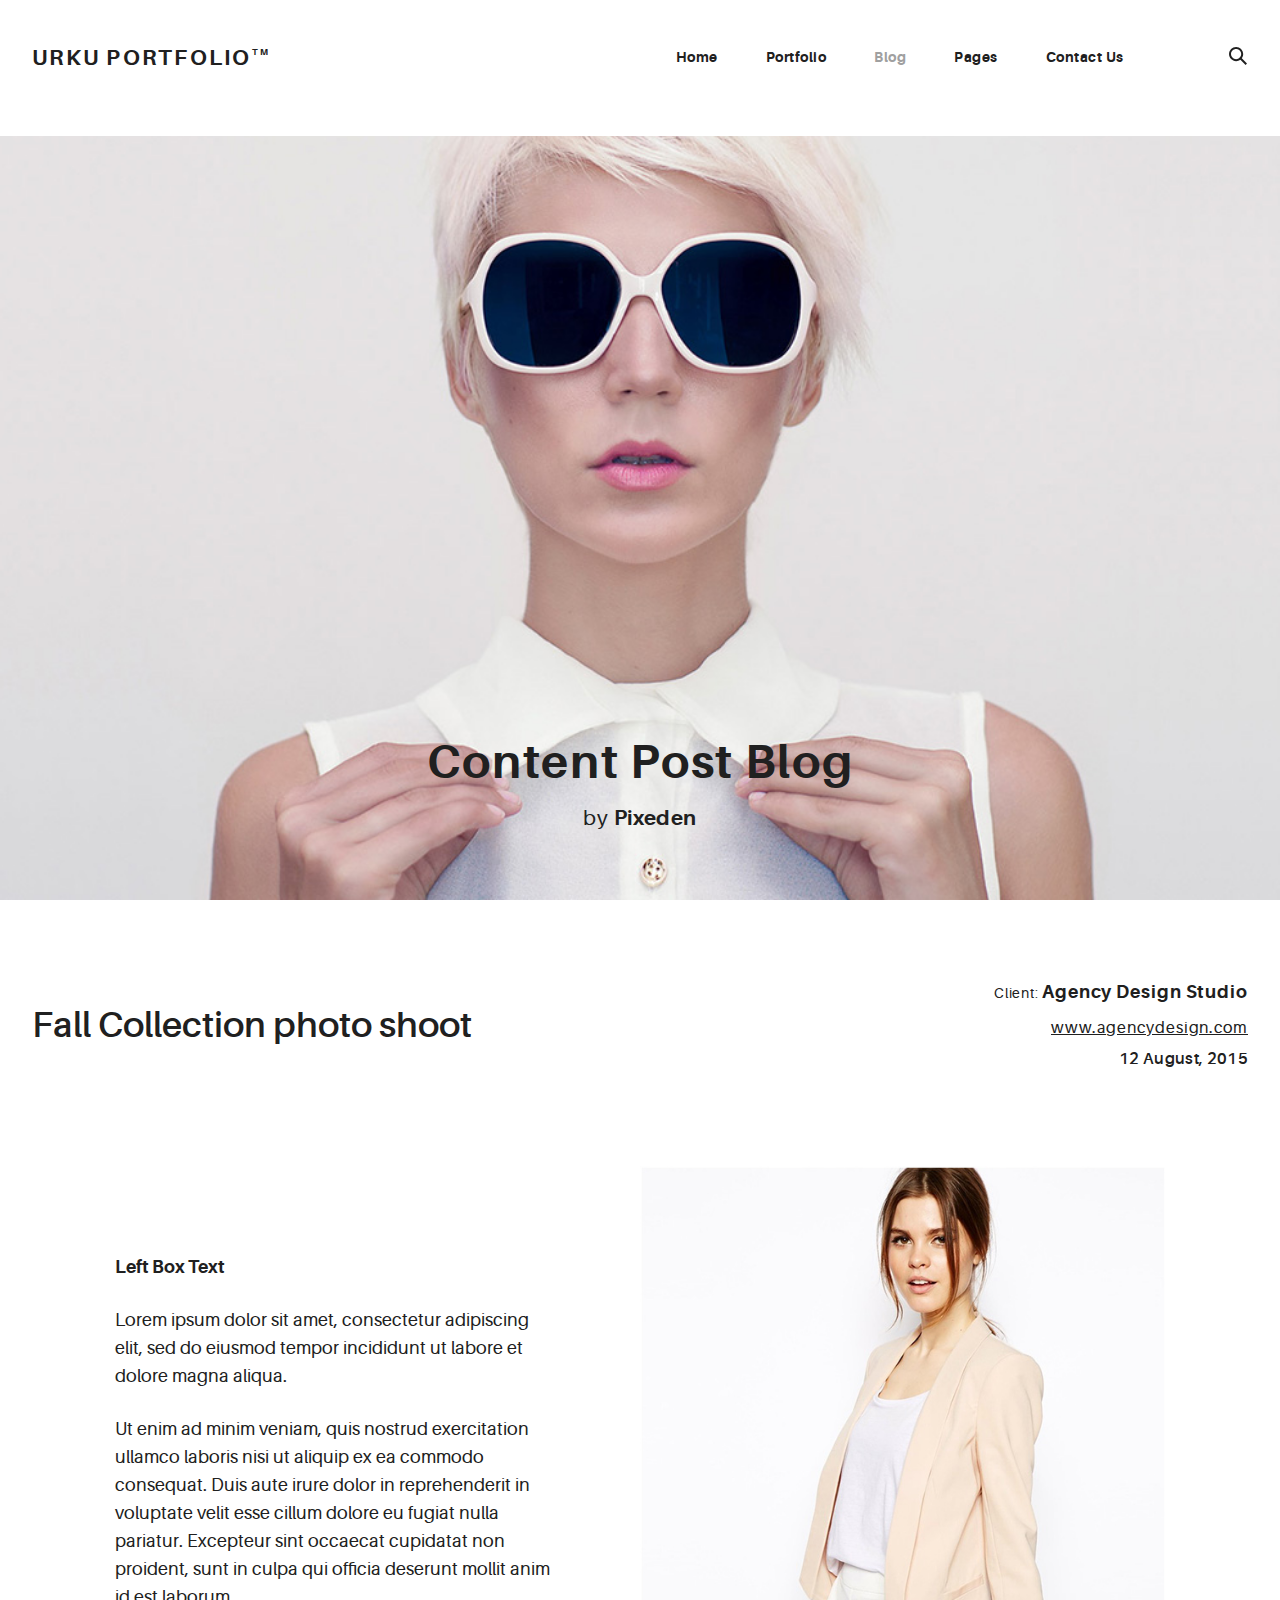
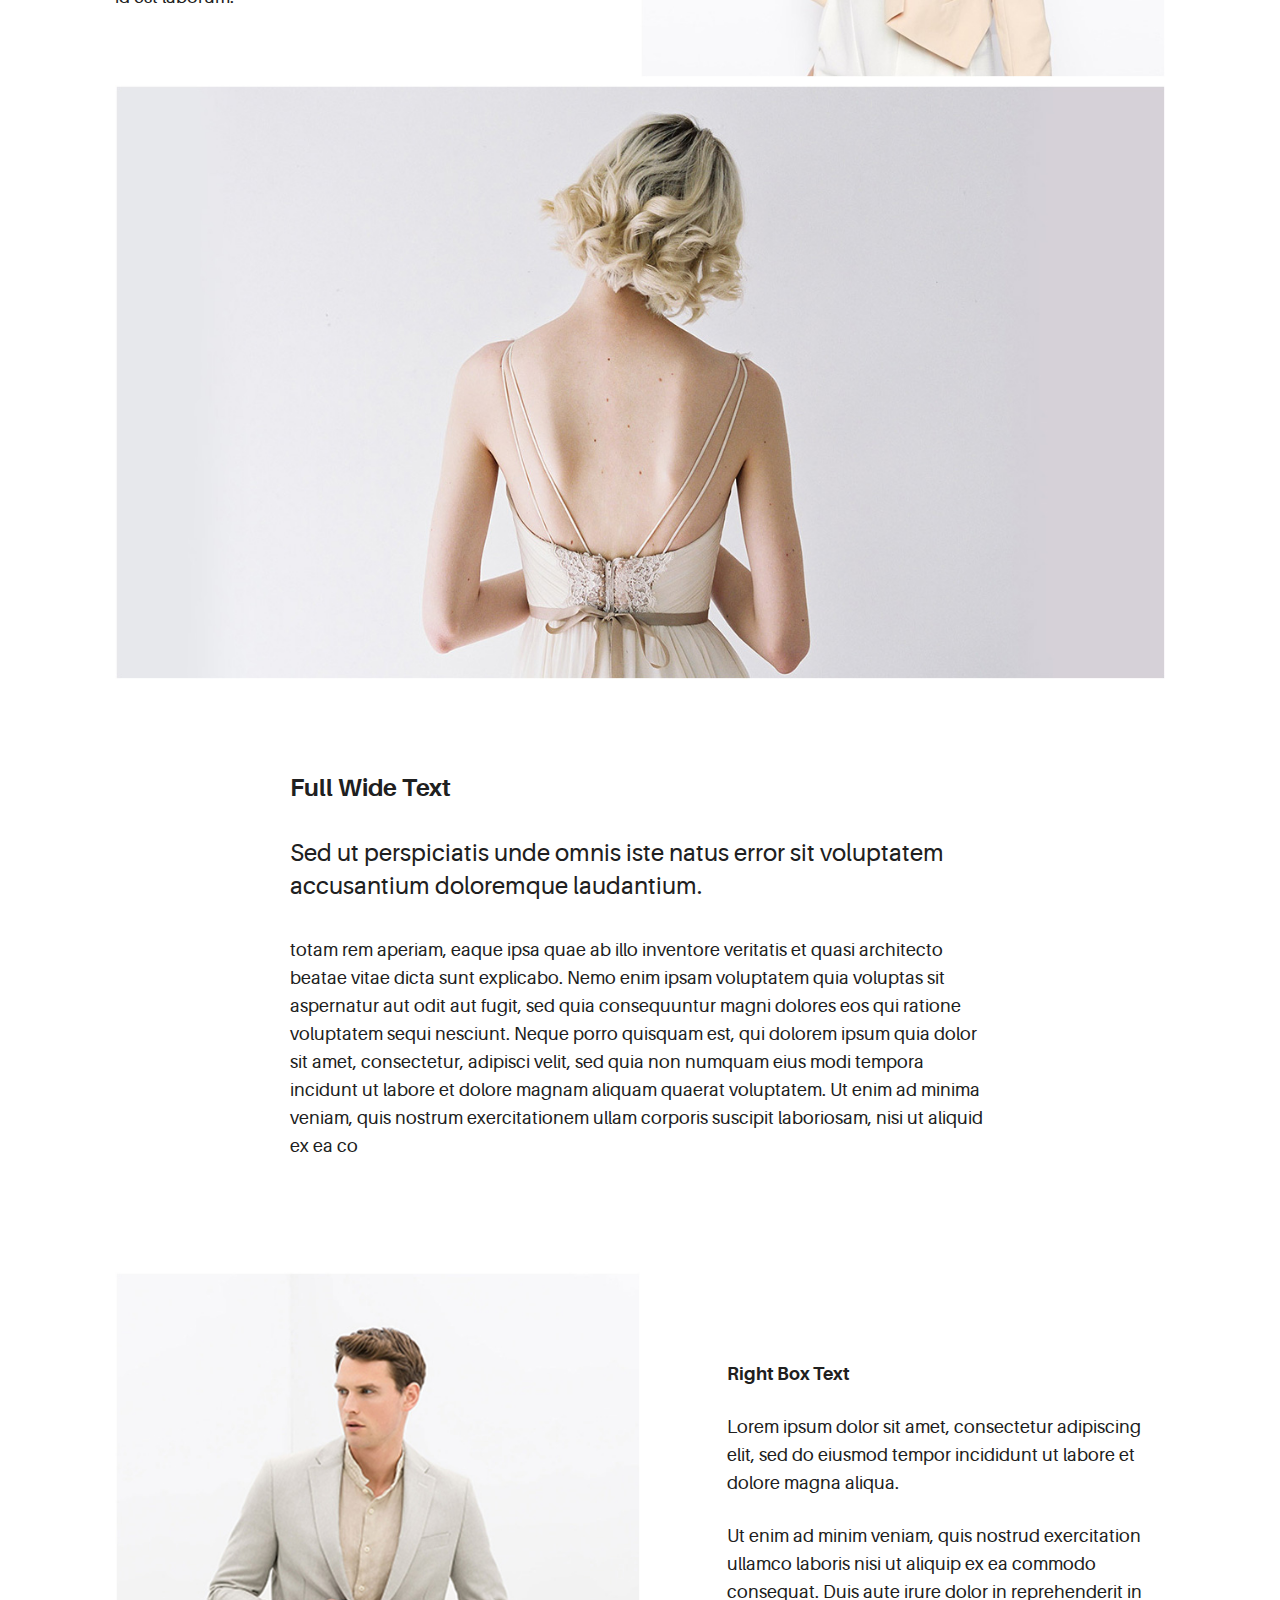
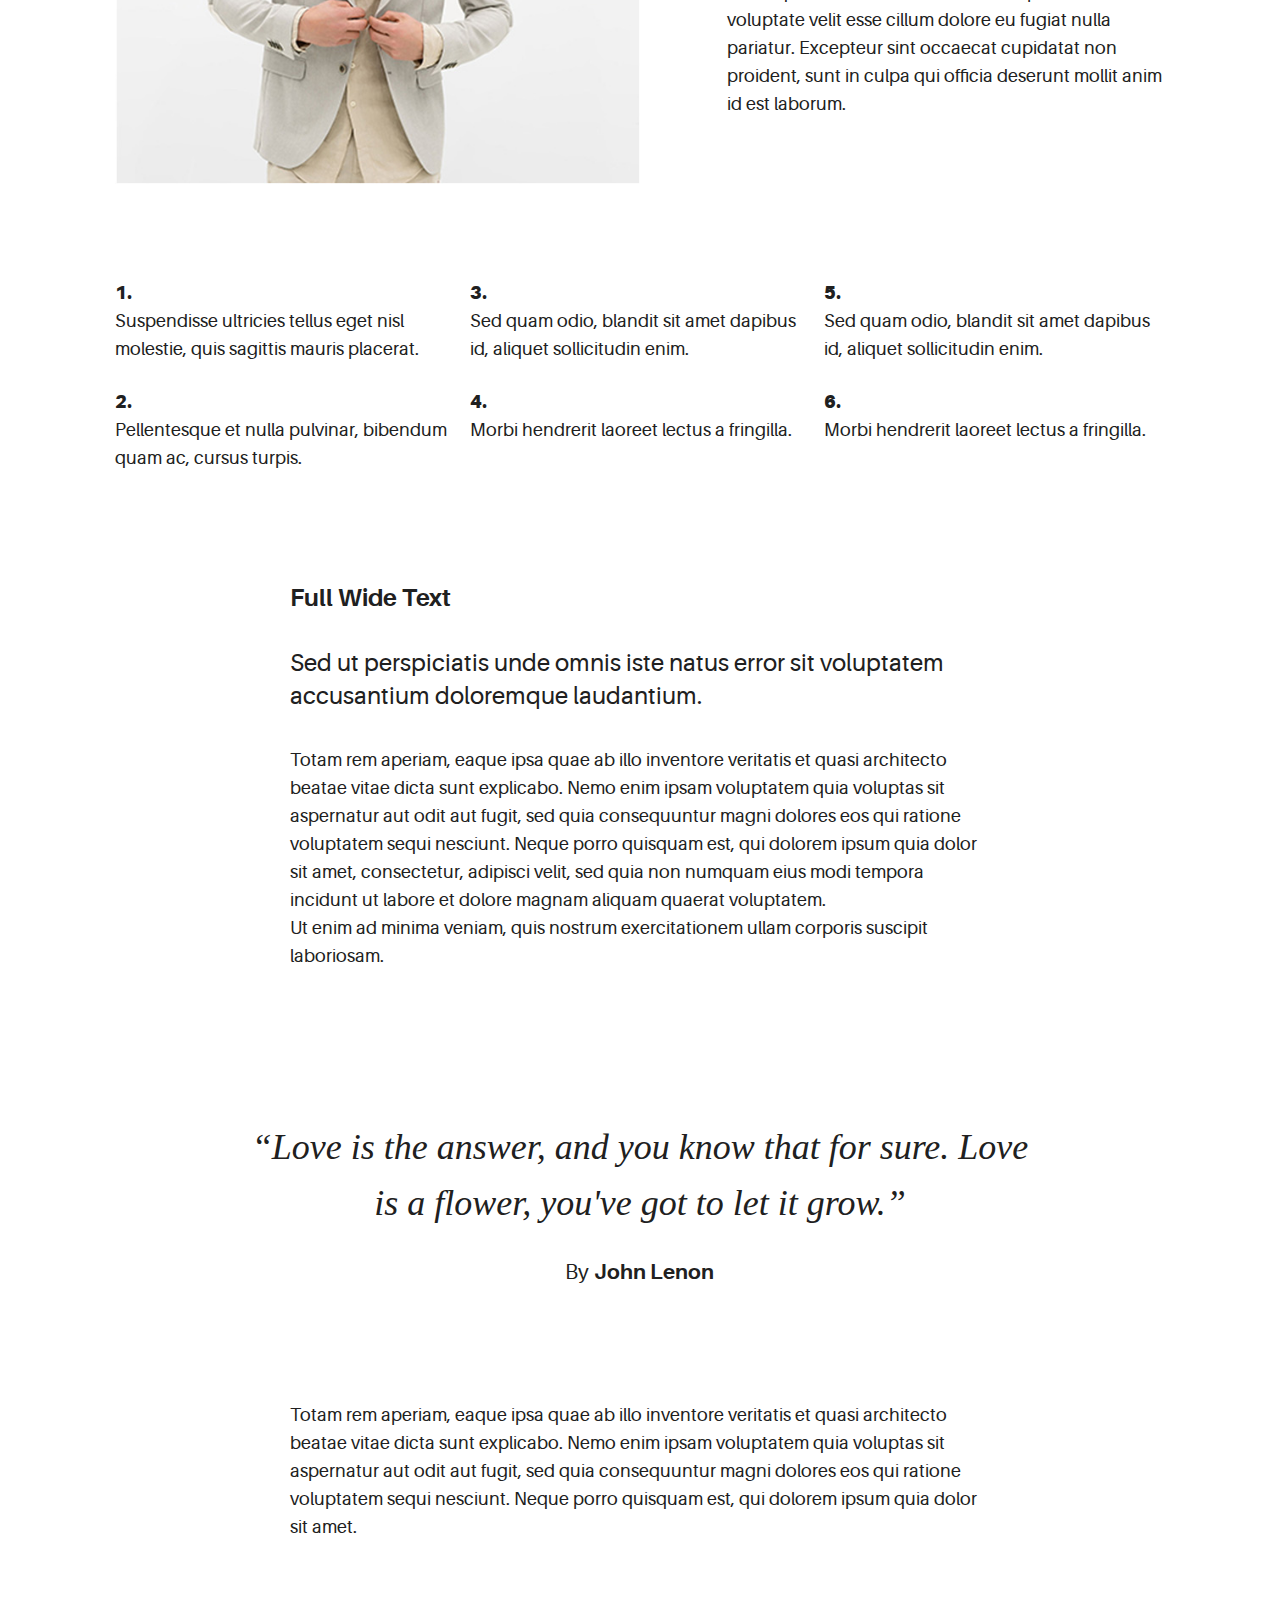
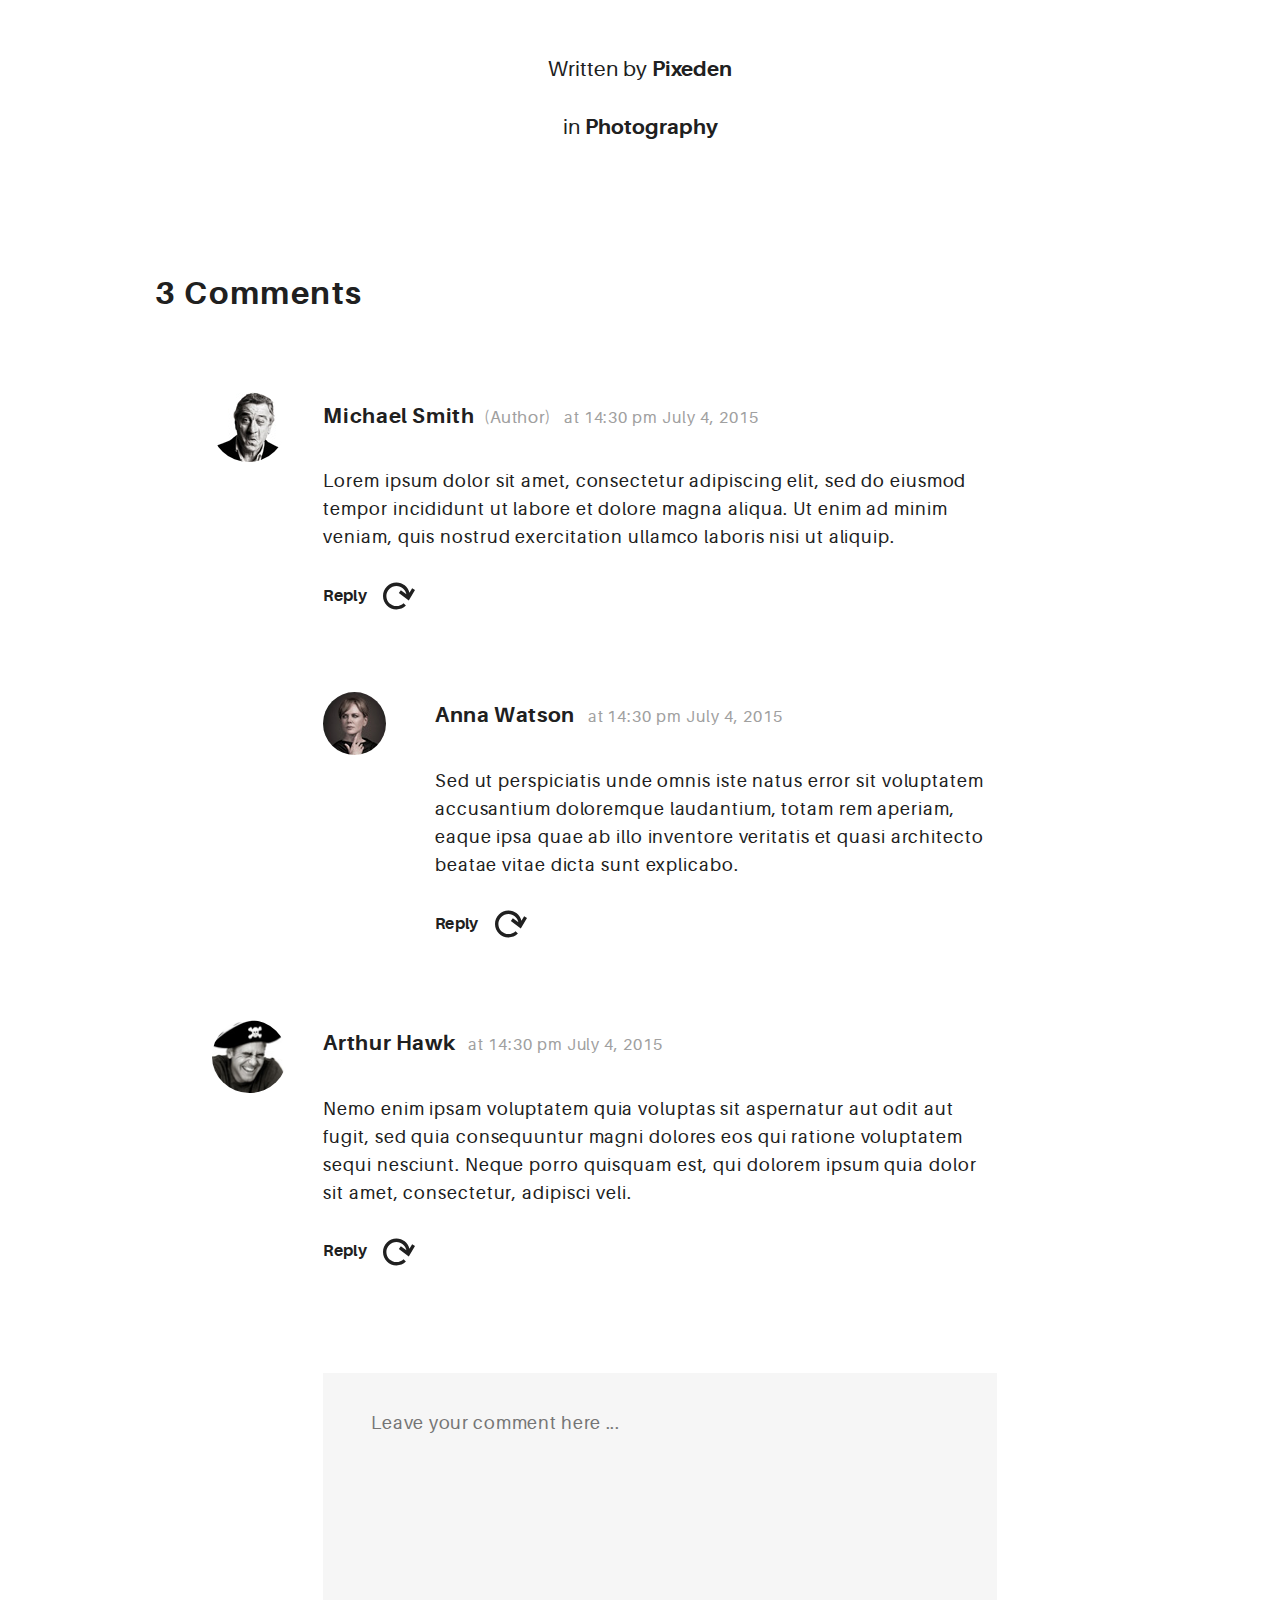
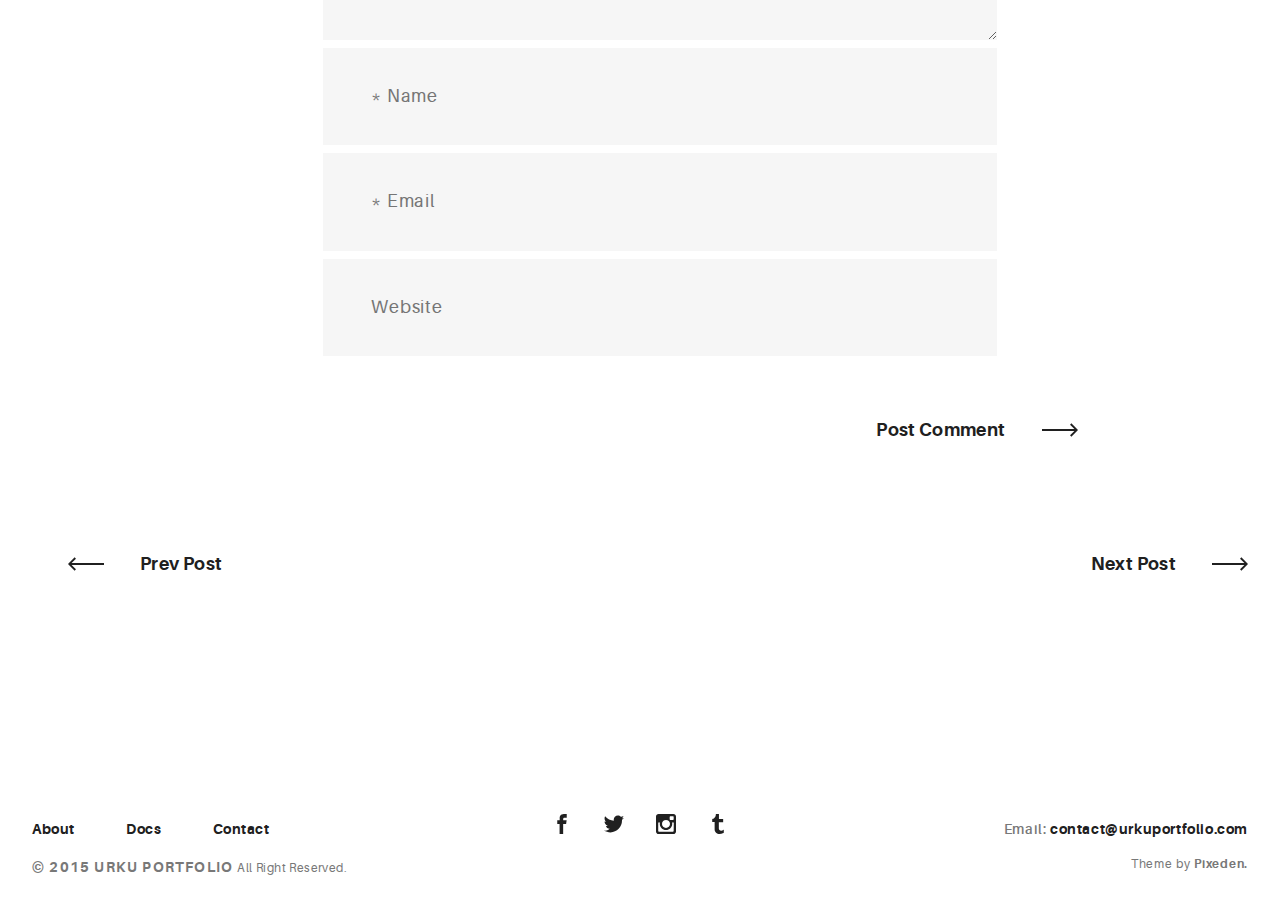
<file: blog-post.html>
<!DOCTYPE html>
<html>
  <head>
    <meta name="viewport" content="width=device-width, initial-scale=1.0">
    <meta charset="UTF-8">
    <title>Urku Portfolio :: Pixeden</title>
    <link rel="icon" type="image/svg+xml" href="assets/img/urku-ico.svg">
    <link rel="stylesheet" href="assets/css/aurora-pack.min.css">
    <link rel="stylesheet" href="assets/css/aurora-theme-base.min.css">
    <link rel="stylesheet" href="assets/css/urku.css">
  </head>
  <body class="top-fixed">
    <header class="ae-container-fluid ae-container-fluid--full rk-header ">
      <input type="checkbox" id="mobile-menu" class="rk-mobile-menu">
      <label for="mobile-menu">
        <svg>
          <use xlink:href="assets/img/symbols.svg#bar"></use>
        </svg>
        <svg>
          <use xlink:href="assets/img/symbols.svg#bar"></use>
        </svg>
        <svg>
          <use xlink:href="assets/img/symbols.svg#bar"></use>
        </svg>
      </label>
      <div class="ae-container-fluid rk-topbar">
        <h1 class="rk-logo"><a href="index.html">urku portfolio<sup>tm</sup></a></h1>
        <nav class="rk-navigation">
          <ul class="rk-menu">
            <li class="rk-menu__item"><a href="index.html" class="rk-menu__link">Home</a>
            </li>
            <li class="rk-menu__item"><a href="portfolio.html" class="rk-menu__link">Portfolio</a>
              <nav class="rk-menu__sub">
                <ul class="rk-container">
                  <li class="rk-menu__item"><a href="portfolio.html" class="rk-menu__link">Flex</a></li>
                  <li class="rk-menu__item"><a href="portfolio-alt.html" class="rk-menu__link">Switch</a></li>
                  <li class="rk-menu__item"><a href="portfolio-raw.html" class="rk-menu__link">Static</a></li>
                  <li class="rk-menu__item"><a href="portfolio-masonry.html" class="rk-menu__link">Masonry</a></li>
                </ul>
              </nav>
            </li>
            <li class="active rk-menu__item"><a href="blog.html" class="rk-menu__link">Blog</a>
            </li>
            <li class="rk-menu__item"><a href="#0" class="rk-menu__link">Pages</a>
              <nav class="rk-menu__sub">
                <ul class="rk-container">
                  <li class="rk-menu__item"><a href="about.html" class="rk-menu__link">About</a></li>
                  <li class="rk-menu__item"><a href="documentation.html" class="rk-menu__link">Documentation</a></li>
                  <li class="rk-menu__item"><a href="design-styles.html" class="rk-menu__link">Design Styles</a></li>
                </ul>
              </nav>
            </li>
            <li class="rk-menu__item"><a href="contact.html" class="rk-menu__link">Contact Us</a>
            </li>
          </ul>
          <form class="rk-search">
            <input type="text" placeholder="Search" id="urku-search" class="rk-search-field">
            <label for="urku-search">
              <svg>
                <use xlink:href="assets/img/symbols.svg#icon-search"></use>
              </svg>
            </label>
          </form>
        </nav>
      </div>
    </header>
    <section class="ae-container-fluid ae-container-fluid--full">
      <header class="rk-portfolio-cover  post-inside-1">
        <div class="item-inside__meta">
          <h1 class="ae-u-bolder rk-portfolio-title ">Content Post Blog</h1>
          <p class="ae-theta rk-portfolio-category ">by <span class="ae-u-bolder">Pixeden</span></p>
        </div>
      </header>
      <div class="ae-container-fluid">
        <div class="ae-grid ae-grid--collapse rk-portfolio-info ">
          <div class="ae-grid__item item-lg-8 item-sm--center au-xs-ta-center au-lg-ta-left">
            <h2 class="rk-portfolio-inner-title ">Fall Collection photo shoot</h2>
          </div>
          <div class="ae-grid__item item-lg-4 au-xs-ta-center au-lg-ta-right rk-portfolio-details">
            <p class="rk-portfolio-inner-client "><span class="ae-lambda">Client: </span><span class="ae-u-bolder">Agency Design Studio</span></p>
            <p class="au-underline rk-portfolio-inner-website "><a href="#0" class="ae-kappa">www.agencydesign.com</a></p>
            <p class="ae-kappa ae-u-bold rk-portfolio-inner-date ">12 August, 2015</p>
          </div>
        </div>
      </div>
      <div class="ae-container-fluid ae-container-fluid--inner rk-portfolio--inner">
        <div class="ae-grid ae-grid--collapse au-xs-ptp-1">
          <div class="ae-grid__item item-lg-5 au-lg-ptp-1">
            <p class="ae-u-bolder">Left Box Text</p>
            <p>Lorem ipsum dolor sit amet, consectetur adipiscing elit, sed do eiusmod tempor incididunt ut labore et dolore magna aliqua.</p>
            <p>Ut enim ad minim veniam, quis nostrud exercitation ullamco laboris nisi ut aliquip ex ea commodo consequat. Duis aute irure dolor in reprehenderit in voluptate velit esse cillum dolore eu fugiat nulla pariatur. Excepteur sint occaecat cupidatat non proident, sunt in culpa qui officia deserunt mollit anim id est laborum.</p>
          </div>
          <div class="ae-grid__item item-lg-6 item-lg--offset-1"><img src="assets/img/post-inner-1.jpg" alt="Urku Portfolio"></div>
        </div>
        <div class="ae-grid ae-grid--collapse">
          <div class="ae-grid__item item-lg--auto"><img src="assets/img/post-inner-3.jpg" alt="Urku Portfolio"></div>
        </div>
        <div class="ae-grid ae-grid--collapse au-xs-ptp-1 au-xs-pbp-1">
          <div class="ae-grid__item item-lg-8 item-lg--offset-2">
            <h4 class="ae-u-bolder">Full Wide Text</h4>
            <p class="ae-eta">Sed ut perspiciatis unde omnis iste natus error sit voluptatem accusantium doloremque laudantium.</p>
            <p>totam rem aperiam, eaque ipsa quae ab illo inventore veritatis et quasi architecto beatae vitae dicta sunt explicabo. Nemo enim ipsam voluptatem quia voluptas sit aspernatur aut odit aut fugit, sed quia consequuntur magni dolores eos qui ratione voluptatem sequi nesciunt. Neque porro quisquam est, qui dolorem ipsum quia dolor sit amet, consectetur, adipisci velit, sed quia non numquam eius modi tempora incidunt ut labore et dolore magnam aliquam quaerat voluptatem. Ut enim ad minima veniam, quis nostrum exercitationem ullam corporis suscipit laboriosam, nisi ut aliquid ex ea co</p>
          </div>
        </div>
        <div class="ae-grid ae-grid--collapse">
          <div class="ae-grid__item item-lg-6"><img src="assets/img/post-inner-2.jpg" alt="Urku Portfolio"></div>
          <div class="ae-grid__item item-lg-5 item-lg--offset-1 au-lg-ptp-1">
            <p class="ae-u-bolder">Right Box Text</p>
            <p>Lorem ipsum dolor sit amet, consectetur adipiscing elit, sed do eiusmod tempor incididunt ut labore et dolore magna aliqua.</p>
            <p>Ut enim ad minim veniam, quis nostrud exercitation ullamco laboris nisi ut aliquip ex ea commodo consequat. Duis aute irure dolor in reprehenderit in voluptate velit esse cillum dolore eu fugiat nulla pariatur. Excepteur sint occaecat cupidatat non proident, sunt in culpa qui officia deserunt mollit anim id est laborum.</p>
          </div>
        </div>
        <div class="ae-grid ae-grid--alt au-lg-ta-left au-xs-ptp-1">
          <div class="ae-grid__item--alt item-lg-4"><span class="ae-u-boldest">1.</span>
            <p>Suspendisse ultricies tellus eget nisl molestie, quis sagittis mauris placerat.</p><span class="ae-u-boldest">2.</span>
            <p>Pellentesque et nulla pulvinar, bibendum quam ac, cursus turpis.</p>
          </div>
          <div class="ae-grid__item--alt item-lg-4"><span class="ae-u-boldest">3.</span>
            <p>Sed quam odio, blandit sit amet dapibus id, aliquet sollicitudin enim. </p><span class="ae-u-boldest">4.</span>
            <p>Morbi hendrerit laoreet lectus a fringilla.</p>
          </div>
          <div class="ae-grid__item--alt item-lg-4"><span class="ae-u-boldest">5.</span>
            <p>Sed quam odio, blandit sit amet dapibus id, aliquet sollicitudin enim. </p><span class="ae-u-boldest">6.</span>
            <p>Morbi hendrerit laoreet lectus a fringilla.</p>
          </div>
        </div>
        <div class="ae-grid ae-grid--collapse au-xs-ptp-1">
          <div class="ae-grid__item item-lg-8 item-lg--offset-2">
            <h4 class="ae-u-bolder">Full Wide Text</h4>
            <p class="ae-eta">Sed ut perspiciatis unde omnis iste natus error sit voluptatem accusantium doloremque laudantium.</p>
            <p>Totam rem aperiam, eaque ipsa quae ab illo inventore veritatis et quasi architecto beatae vitae dicta sunt explicabo. Nemo enim ipsam voluptatem quia voluptas sit aspernatur aut odit aut fugit, sed quia consequuntur magni dolores eos qui ratione voluptatem sequi nesciunt. Neque porro quisquam est, qui dolorem ipsum quia dolor sit amet, consectetur, adipisci velit, sed quia non numquam eius modi tempora incidunt ut labore et dolore magnam aliquam quaerat voluptatem. <br>Ut enim ad minima veniam, quis nostrum exercitationem ullam corporis suscipit laboriosam.</p>
          </div>
        </div>
        <div class="ae-grid ae-grid--collapse inner-box-3">
          <div class="ae-grid__item item-lg-10 item-lg--offset-1">
            <blockquote class="au-xs-ta-center">
              <p class="ae-delta au-italic">“Love is the answer, and you know that for sure. Love is a flower, you've got to let it grow.”</p>
              <footer> 
                <p class="ae-theta">By <span class="ae-u-bolder">John Lenon</span></p>
              </footer>
            </blockquote>
          </div>
        </div>
        <div class="ae-grid ae-grid--collapse au-xs-ptp-1">
          <div class="ae-grid__item item-lg-8 item-lg--offset-2">
            <p>Totam rem aperiam, eaque ipsa quae ab illo inventore veritatis et quasi architecto beatae vitae dicta sunt explicabo. Nemo enim ipsam voluptatem quia voluptas sit aspernatur aut odit aut fugit, sed quia consequuntur magni dolores eos qui ratione voluptatem sequi nesciunt. Neque porro quisquam est, qui dolorem ipsum quia dolor sit amet.</p>
          </div>
        </div>
        <div class="ae-grid ae-grid--collapse au-xs-ptp-1">
          <div class="ae-grid__item item-lg-12 au-xs-ta-center">
            <p class="ae-theta">Written by <span class="ae-u-bolder">Pixeden</span></p>
            <p class="ae-theta">in <span class="ae-u-bolder">Photography </span></p>
          </div>
        </div>
        <div class="ae-grid ae-grid--collapse au-xs-ptp-1">
          <div class="ae-grid__item item-lg-12"></div>
        </div>
      </div>
    </section>
    <ul class="ae-container-fluid ae-container-fluid--inner rk-comments">
      <h3 class="rk-comments__title ae-u-bolder">3 Comments</h3>
      <li>
        <article class="rk-comment">
          <aside class="rk-comment__avatar"><img src="assets/img/user-1.jpg" alt="" class="rk-comment__avatar au-circle"></aside>
          <div class="rk-comment__content">
            <header class="rk-comment__header">
              <h5 class="rk-comment__author ae-u-bolder"><a href="#0">Michael Smith</a><small class="ae-u-regular">&nbsp; (Author)</small></h5>
              <div class="rk-comment__meta">
                <p class="ae-kappa">&nbsp; at <a href="#0">14:30 pm </a><a href="#0">July 4, 2015</a></p>
              </div>
            </header>
            <div class="rk-comment__body">
              <p>Lorem ipsum dolor sit amet, consectetur adipiscing elit, sed do eiusmod tempor incididunt ut labore et dolore magna aliqua. Ut enim ad minim veniam, quis nostrud exercitation ullamco laboris nisi ut aliquip.</p>
            </div>
            <div class="rk-comment__actions ae-kappa"><a href="#0" class="ae-u-bold arrow-button arrow-button--compress">Reply
                <svg>
                  <use xlink:href="assets/img/symbols.svg#refresh"></use>
                </svg></a></div>
          </div>
        </article>
        <ul>
          <li>
            <article class="rk-comment">
              <aside class="rk-comment__avatar"><img src="assets/img/user-2.jpg" alt="" class="rk-comment__avatar au-circle"></aside>
              <div class="rk-comment__content">
                <header class="rk-comment__header">
                  <h5 class="rk-comment__author ae-u-bolder"><a href="#0">Anna Watson</a></h5>
                  <div class="rk-comment__meta">
                    <p class="ae-kappa">&nbsp; at <a href="#0">14:30 pm </a><a href="#0">July 4, 2015</a></p>
                  </div>
                </header>
                <div class="rk-comment__body">
                  <p>Sed ut perspiciatis unde omnis iste natus error sit voluptatem accusantium doloremque laudantium, totam rem aperiam, eaque ipsa quae ab illo inventore veritatis et quasi architecto beatae vitae dicta sunt explicabo.</p>
                </div>
                <div class="rk-comment__actions ae-kappa"><a href="#0" class="ae-u-bold arrow-button arrow-button--compress">Reply
                    <svg>
                      <use xlink:href="assets/img/symbols.svg#refresh"></use>
                    </svg></a></div>
              </div>
            </article>
          </li>
        </ul>
      </li>
      <li>
        <article class="rk-comment">
          <aside class="rk-comment__avatar"><img src="assets/img/user-3.jpg" alt="" class="rk-comment__avatar au-circle"></aside>
          <div class="rk-comment__content">
            <header class="rk-comment__header">
              <h5 class="rk-comment__author ae-u-bolder"><a href="#0">Arthur Hawk</a></h5>
              <div class="rk-comment__meta">
                <p class="ae-kappa">&nbsp; at <a href="#0">14:30 pm </a><a href="#0">July 4, 2015</a></p>
              </div>
            </header>
            <div class="rk-comment__body">
              <p>Nemo enim ipsam voluptatem quia voluptas sit aspernatur aut odit aut fugit, sed quia consequuntur magni dolores eos qui ratione voluptatem sequi nesciunt. Neque porro quisquam est, qui dolorem ipsum quia dolor sit amet, consectetur, adipisci veli.</p>
            </div>
            <div class="rk-comment__actions ae-kappa"><a href="#0" class="ae-u-bold arrow-button arrow-button--compress">Reply
                <svg>
                  <use xlink:href="assets/img/symbols.svg#refresh"></use>
                </svg></a></div>
          </div>
        </article>
      </li>
      <div class="ae-grid ae-grid--collapse inner-box-3">
        <div class="ae-grid__item item-lg-8 item-lg--offset-2">
          <form action="#0" class="ae-form--full">
            <textarea placeholder="Leave your comment here ..." cols="30" rows="7"></textarea>
            <input type="text" placeholder="* Name" required>
            <input type="email" placeholder="* Email" required>
            <input type="text" placeholder="Website">
            <div class="au-pt-3 group-buttons"><a href="#0" class="au-mt-2 arrow-button arrow-button--right arrow-button--out">Post Comment<span class="arrow-cont">
                  <svg>
                    <use xlink:href="assets/img/symbols.svg#arrow"></use>
                  </svg></span></a></div>
          </form>
        </div>
      </div>
    </ul>
    <section class="ae-container-fluid au-pt-4 au-pb-4">
      <div class="group-buttons au-mt-2"><a href="#0" class="arrow-button arrow-button--reverse">Prev Post
          <div class="arrow-cont arrow-cont-rev">
            <svg>
              <use xlink:href="assets/img/symbols.svg#arrow"></use>
            </svg>
          </div></a><a href="#0" class="arrow-button">Next Post<span class="arrow-cont">
            <svg>
              <use xlink:href="assets/img/symbols.svg#arrow"></use>
            </svg></span></a></div>
    </section>
    <footer class="ae-container-fluid rk-footer ">
      <div class="ae-grid ae-grid--collapse">
        <div class="ae-grid__item item-lg-4 au-xs-ta-center au-lg-ta-left">
          <ul class="rk-menu rk-footer-menu">
            <li class="rk-menu__item"><a href="about.html" class="rk-menu__link">About</a>
            </li>
            <li class="rk-menu__item"><a href="documentation.html" class="rk-menu__link">Docs</a>
            </li>
            <li class="rk-menu__item"><a href="contact.html" class="rk-menu__link">Contact</a>
            </li>
          </ul>
          <p class="rk-footer__text rk-footer__copy "> <span class="ae-u-bold">© </span><span class="ae-u-bolder">2015 URKU PORTFOLIO </span>All Right Reserved.</p>
        </div>
        <div class="ae-grid__item item-lg-4 au-xs-ta-center"><a href="#0" class="rk-social-btn ">
            <svg>
              <use xlink:href="assets/img/symbols.svg#icon-facebook"></use>
            </svg></a><a href="#0" class="rk-social-btn ">
            <svg>
              <use xlink:href="assets/img/symbols.svg#icon-twitter"></use>
            </svg></a><a href="#0" class="rk-social-btn ">
            <svg>
              <use xlink:href="assets/img/symbols.svg#icon-pinterest"></use>
            </svg></a><a href="#0" class="rk-social-btn ">
            <svg>
              <use xlink:href="assets/img/symbols.svg#icon-tumblr"></use>
            </svg></a></div>
        <div class="ae-grid__item item-lg-4 au-xs-ta-center au-lg-ta-right">
          <p class="rk-footer__text rk-footer__contact "> <span class="ae-u-bold">Email: </span><span class="ae-u-bolder"> <a href="#0" class="rk-dark-color ">contact@urkuportfolio.com </a></span></p>
          <p class="rk-footer__text rk-footer__by">Theme by <a href="http://pixeden.com" class="ae-u-bolder">Pixeden.</a></p>
        </div>
      </div>
    </footer>
    <script src="assets/js/svg4everybody.min.js"></script>
    <script>svg4everybody();</script>
  </body>
</html>
</file>
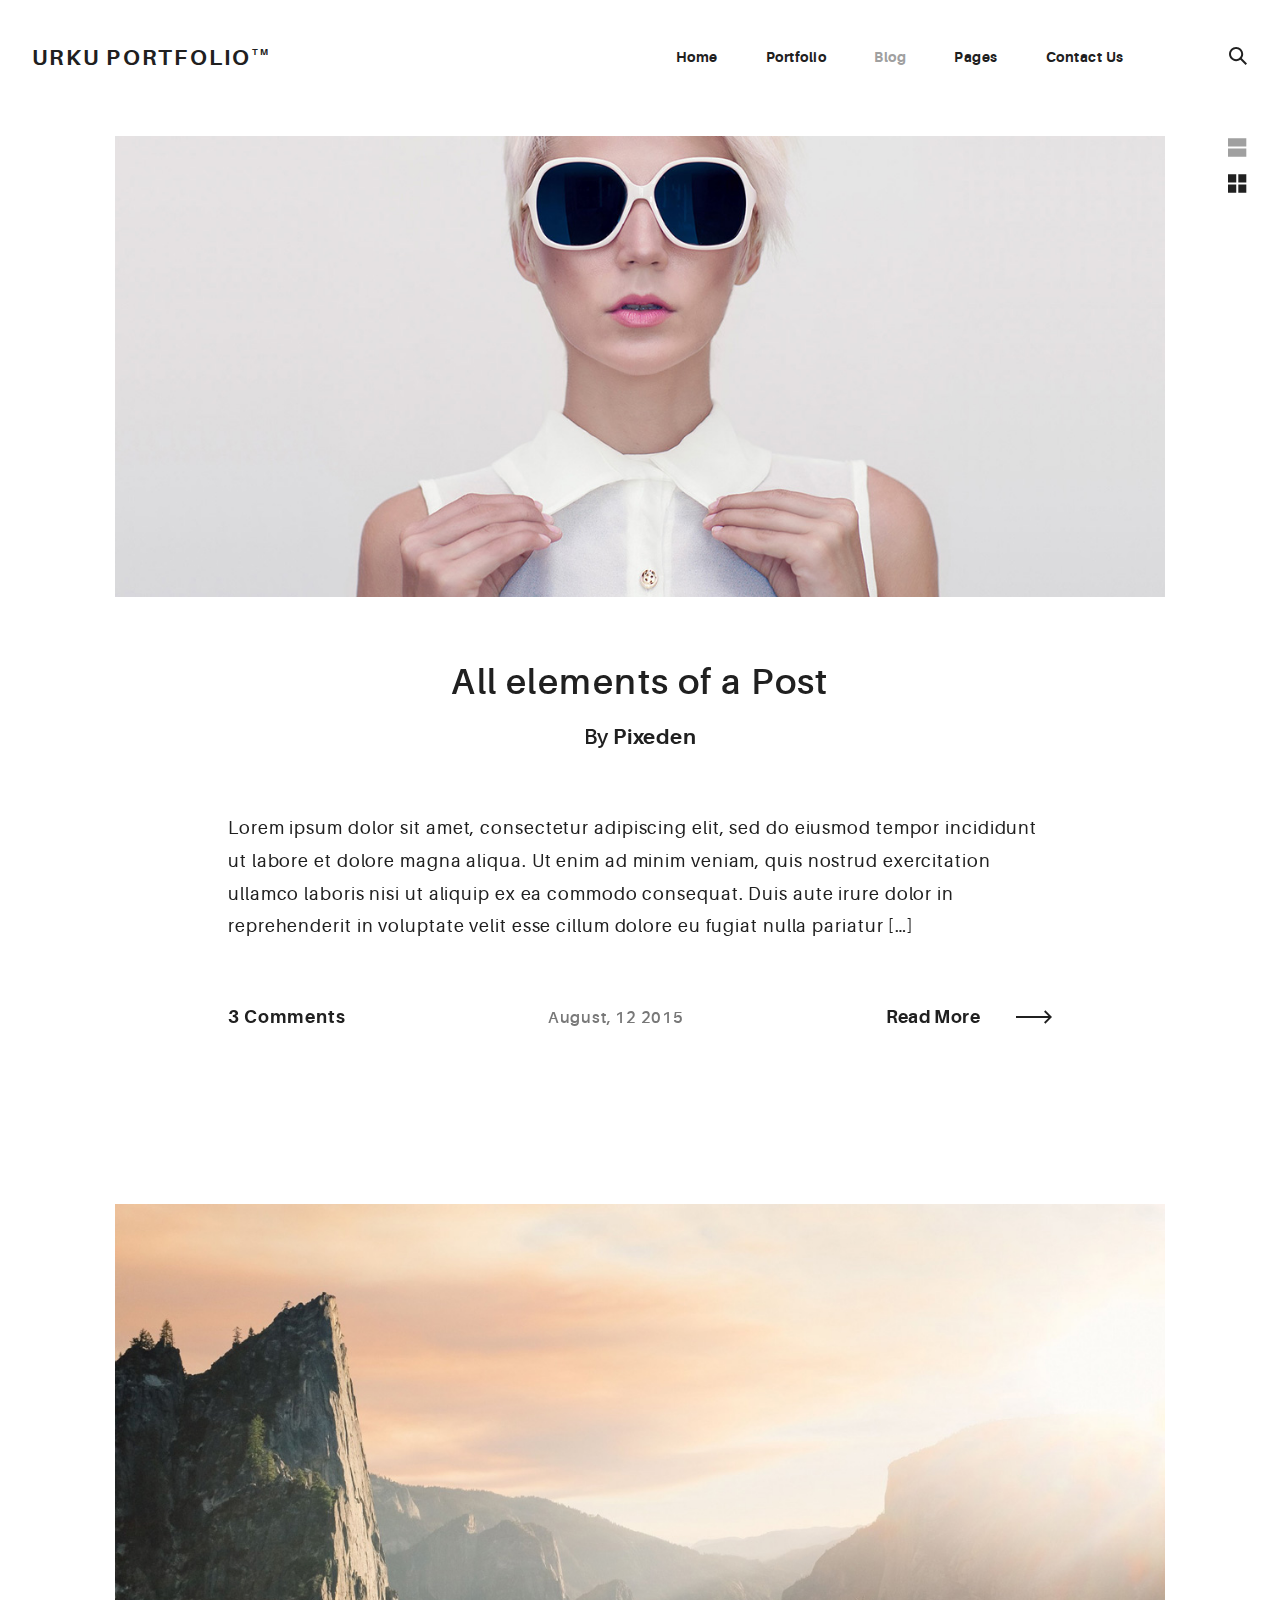
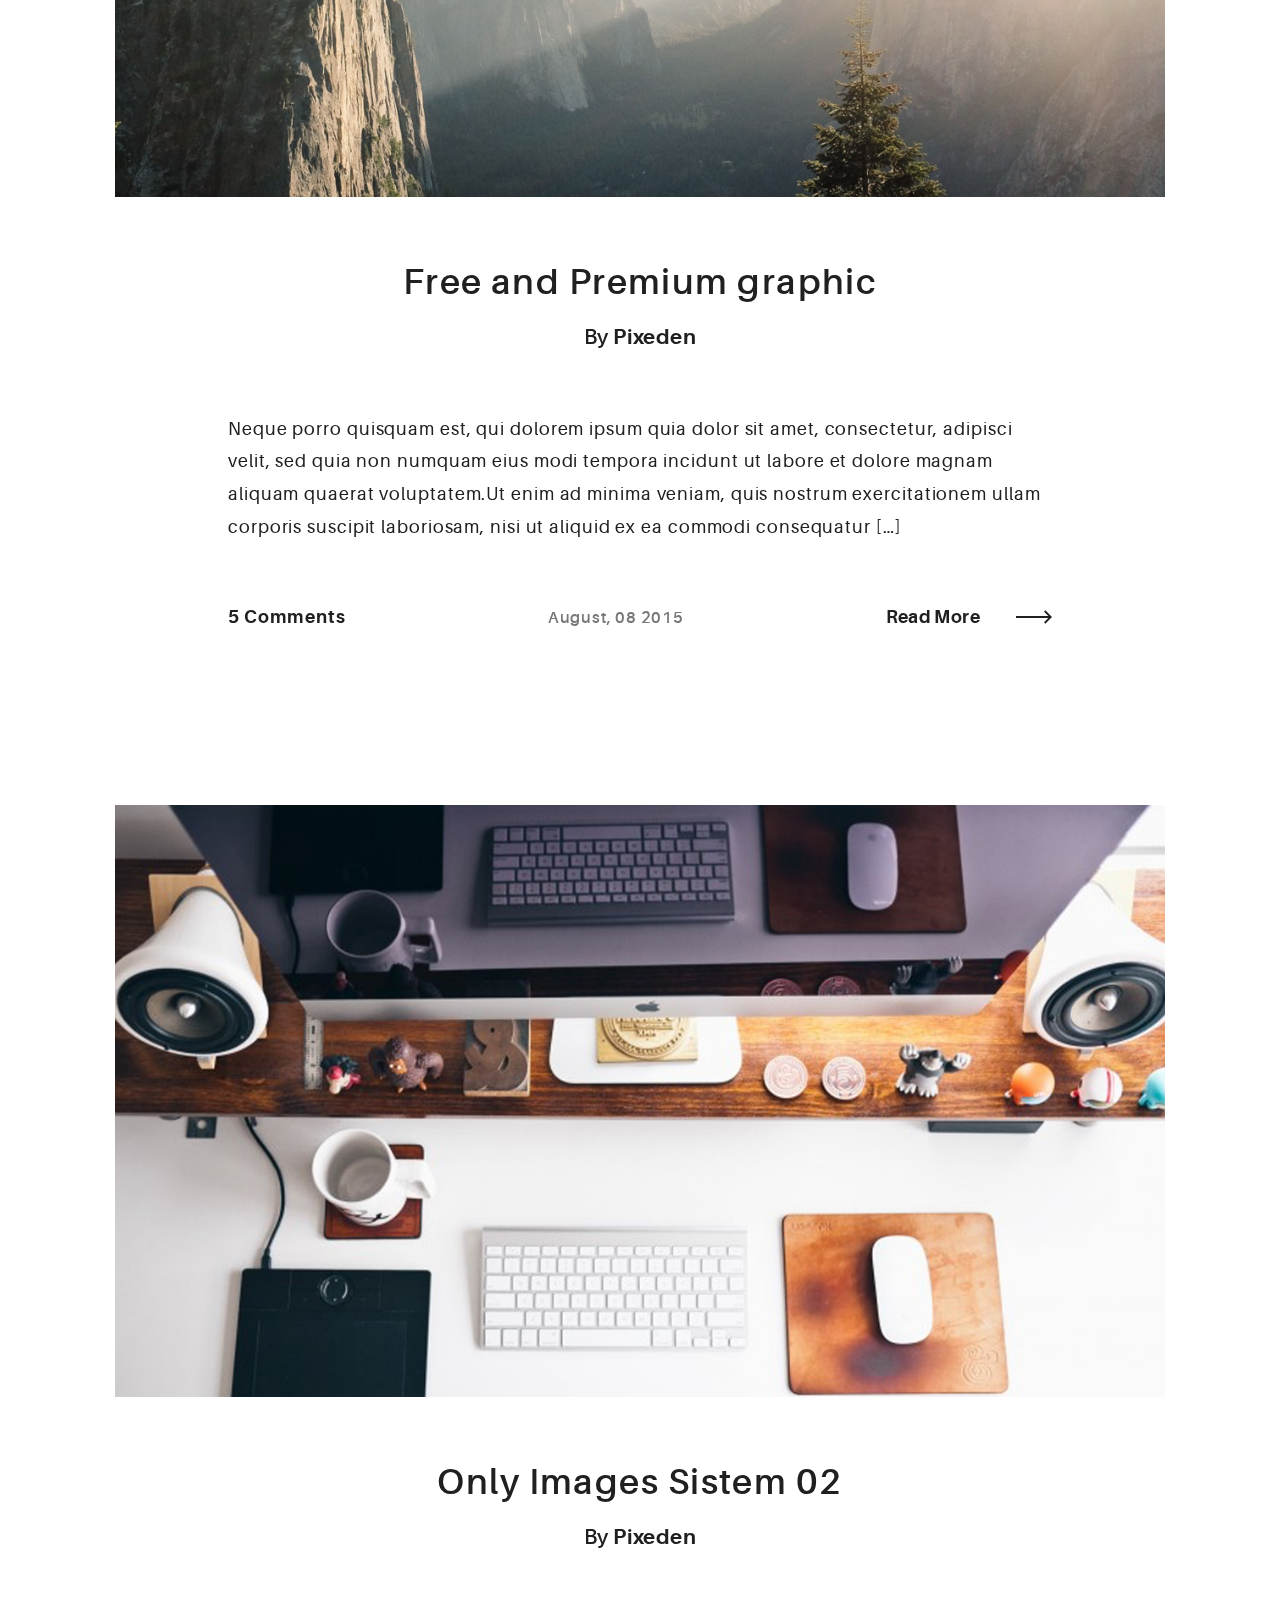
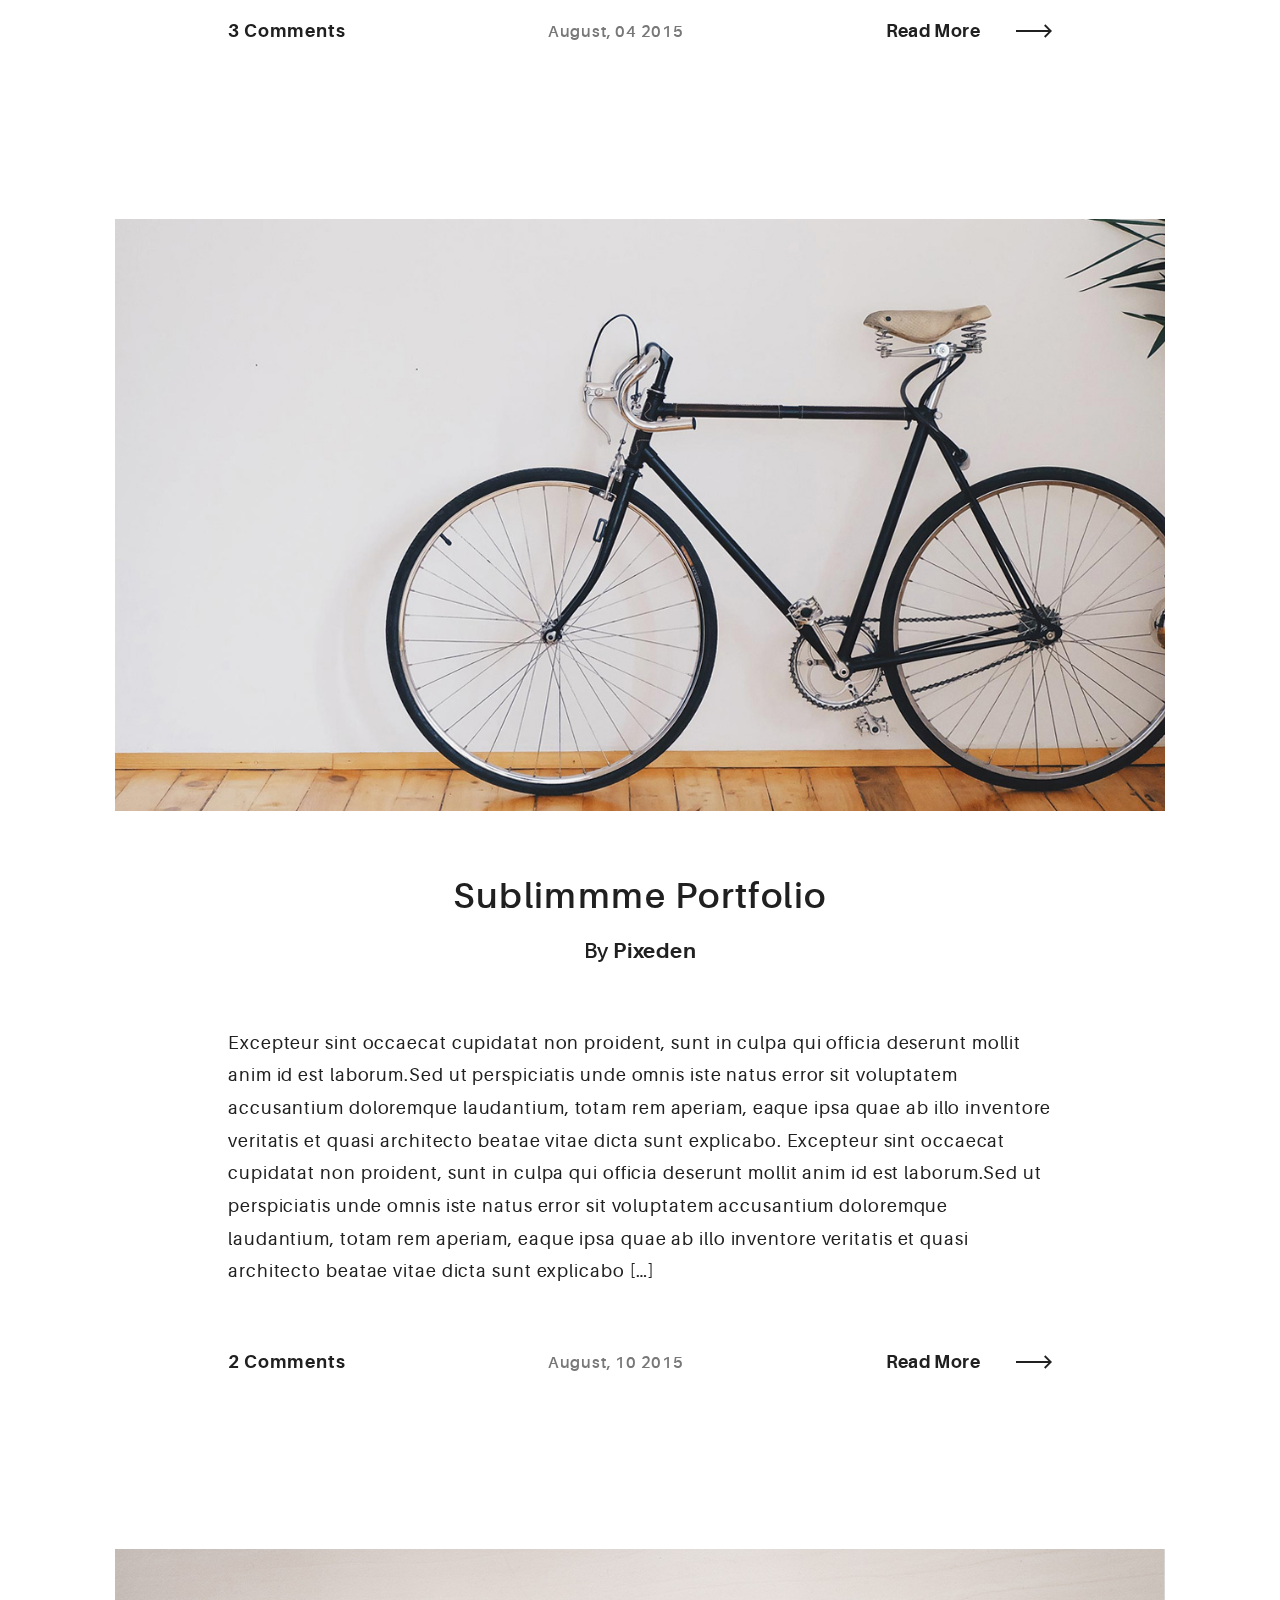
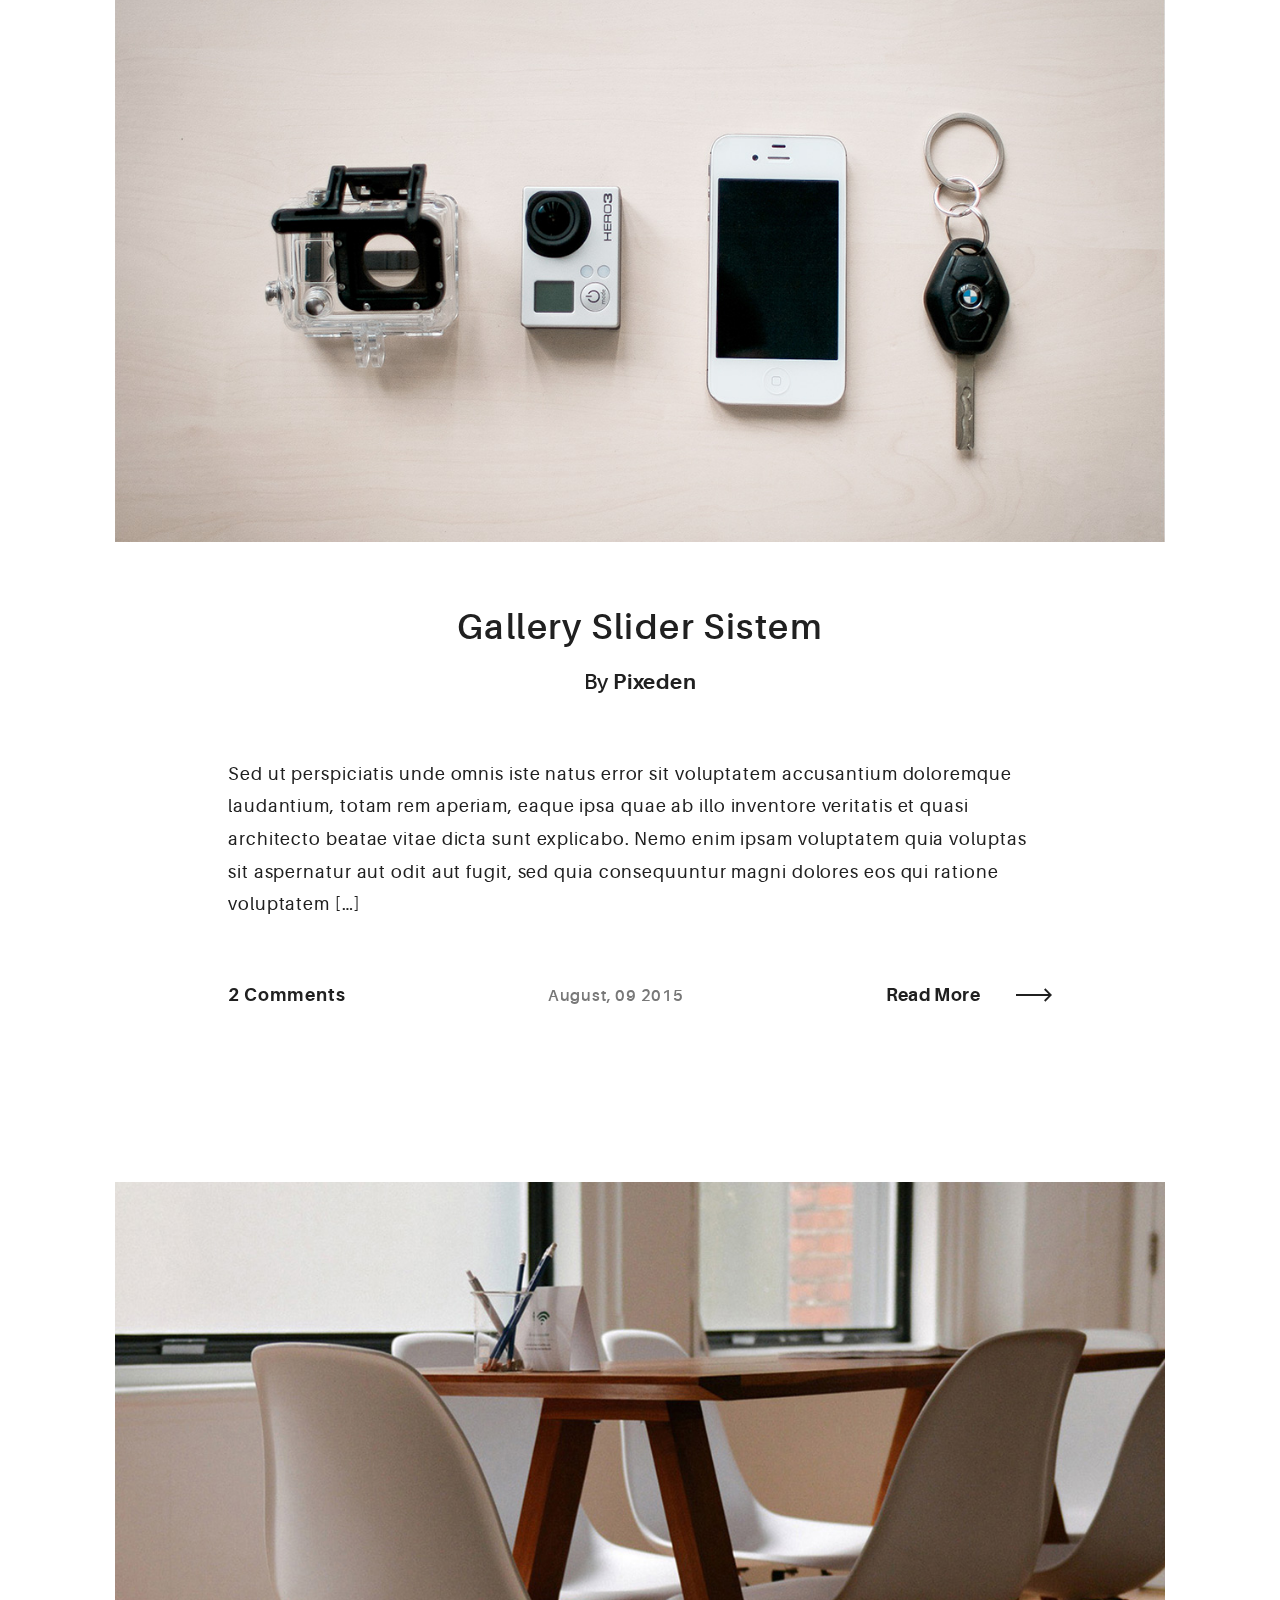
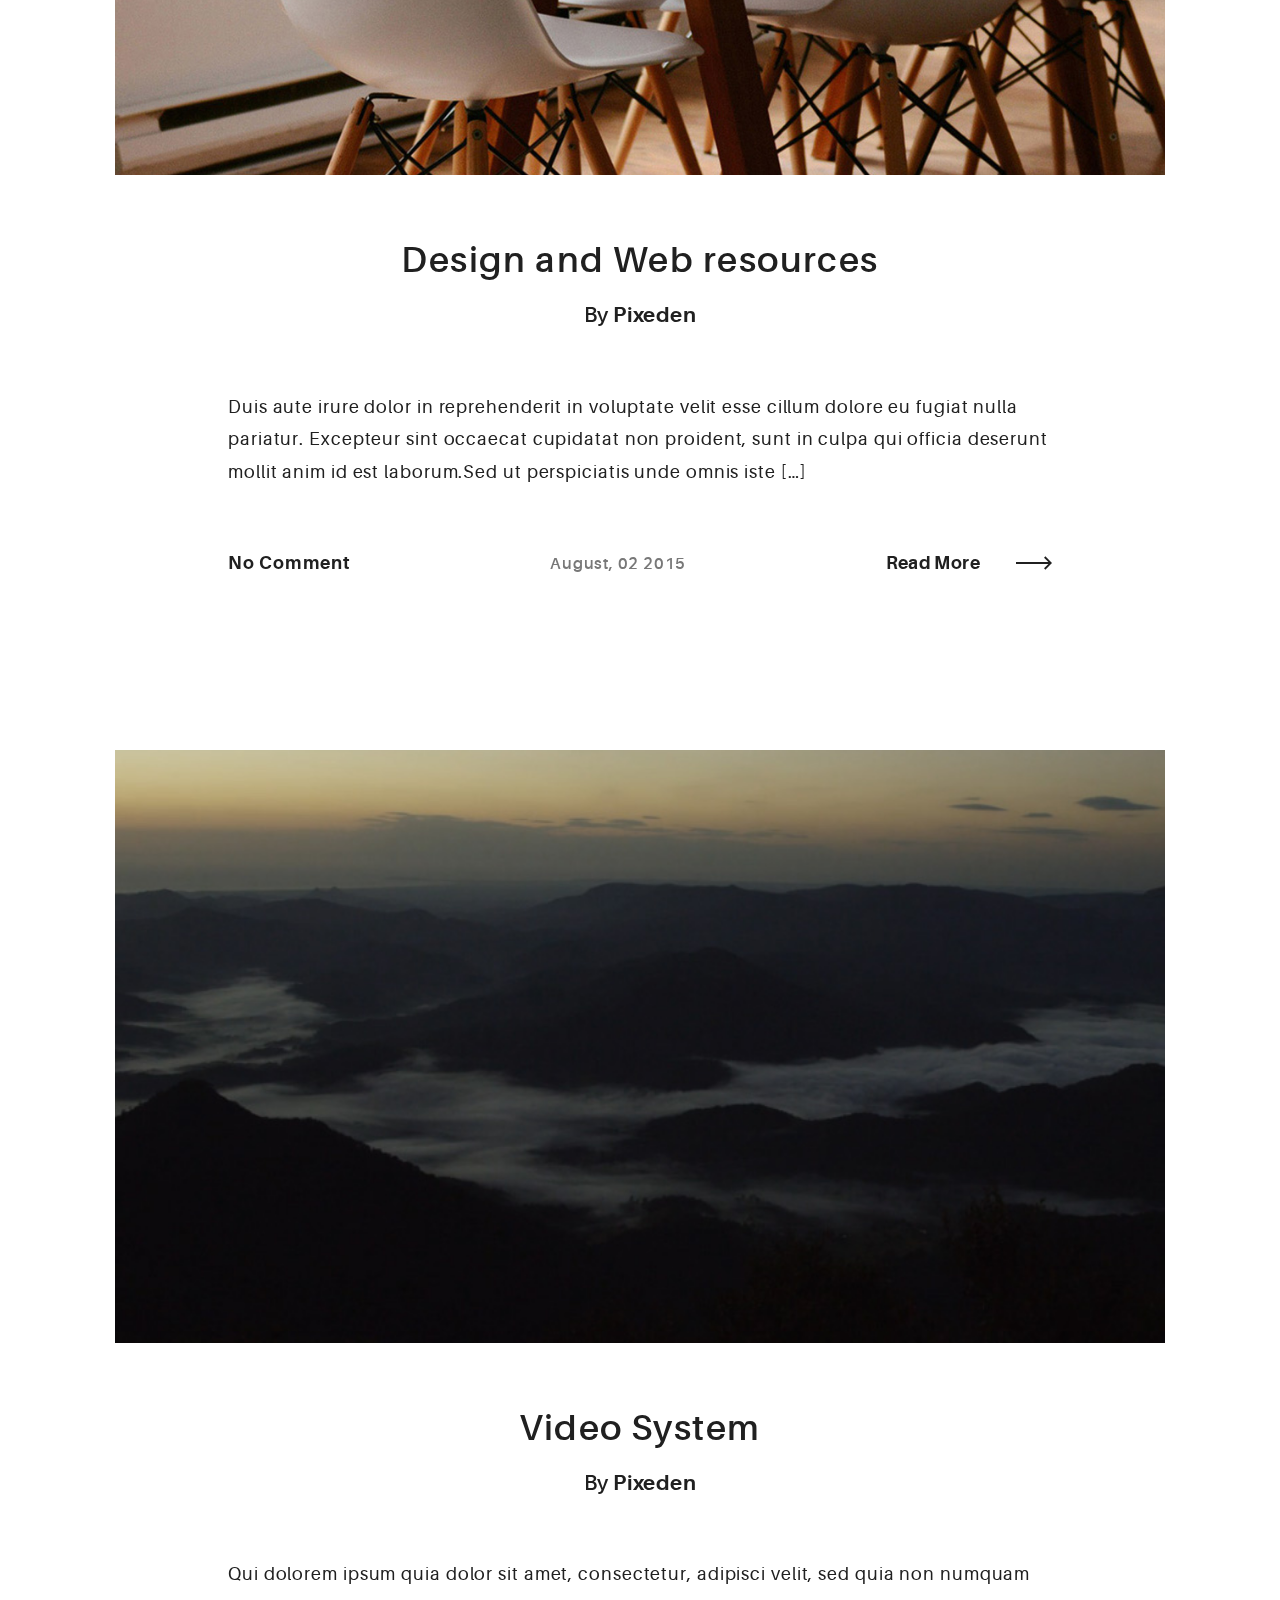
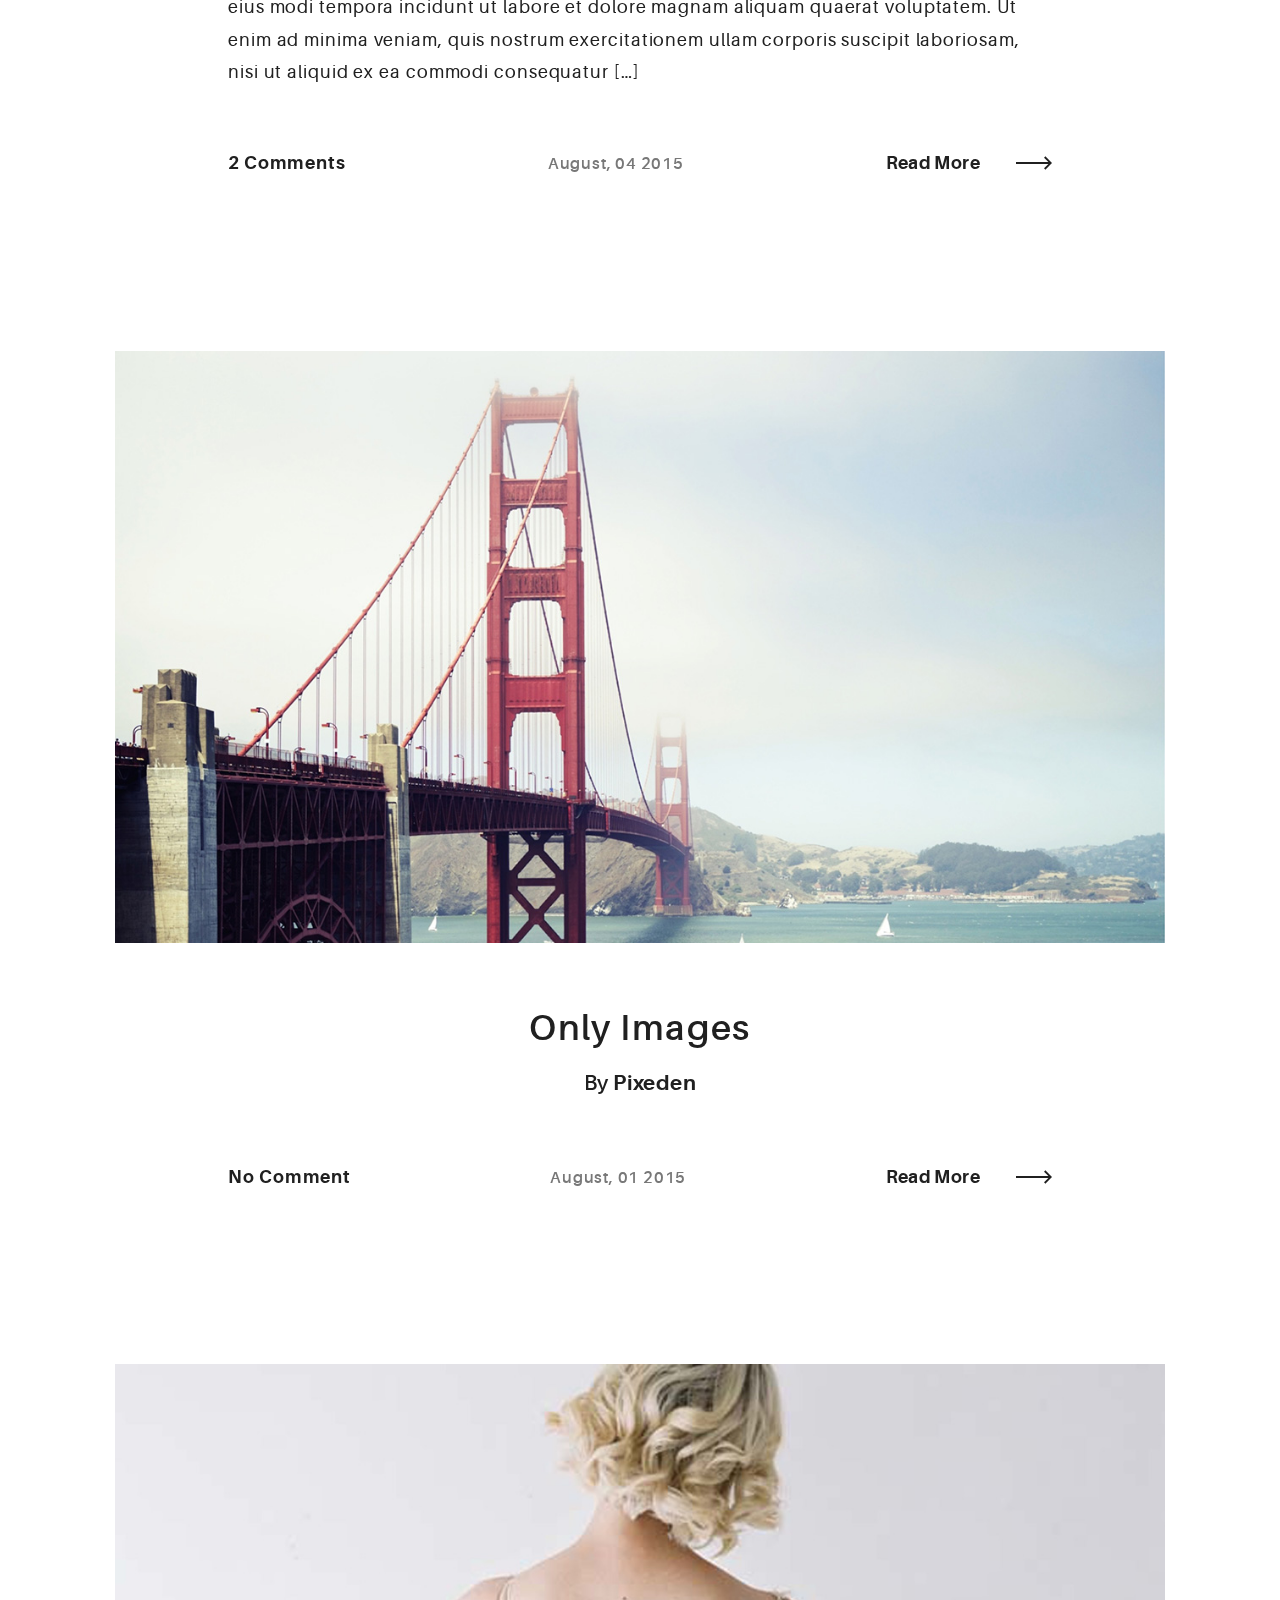
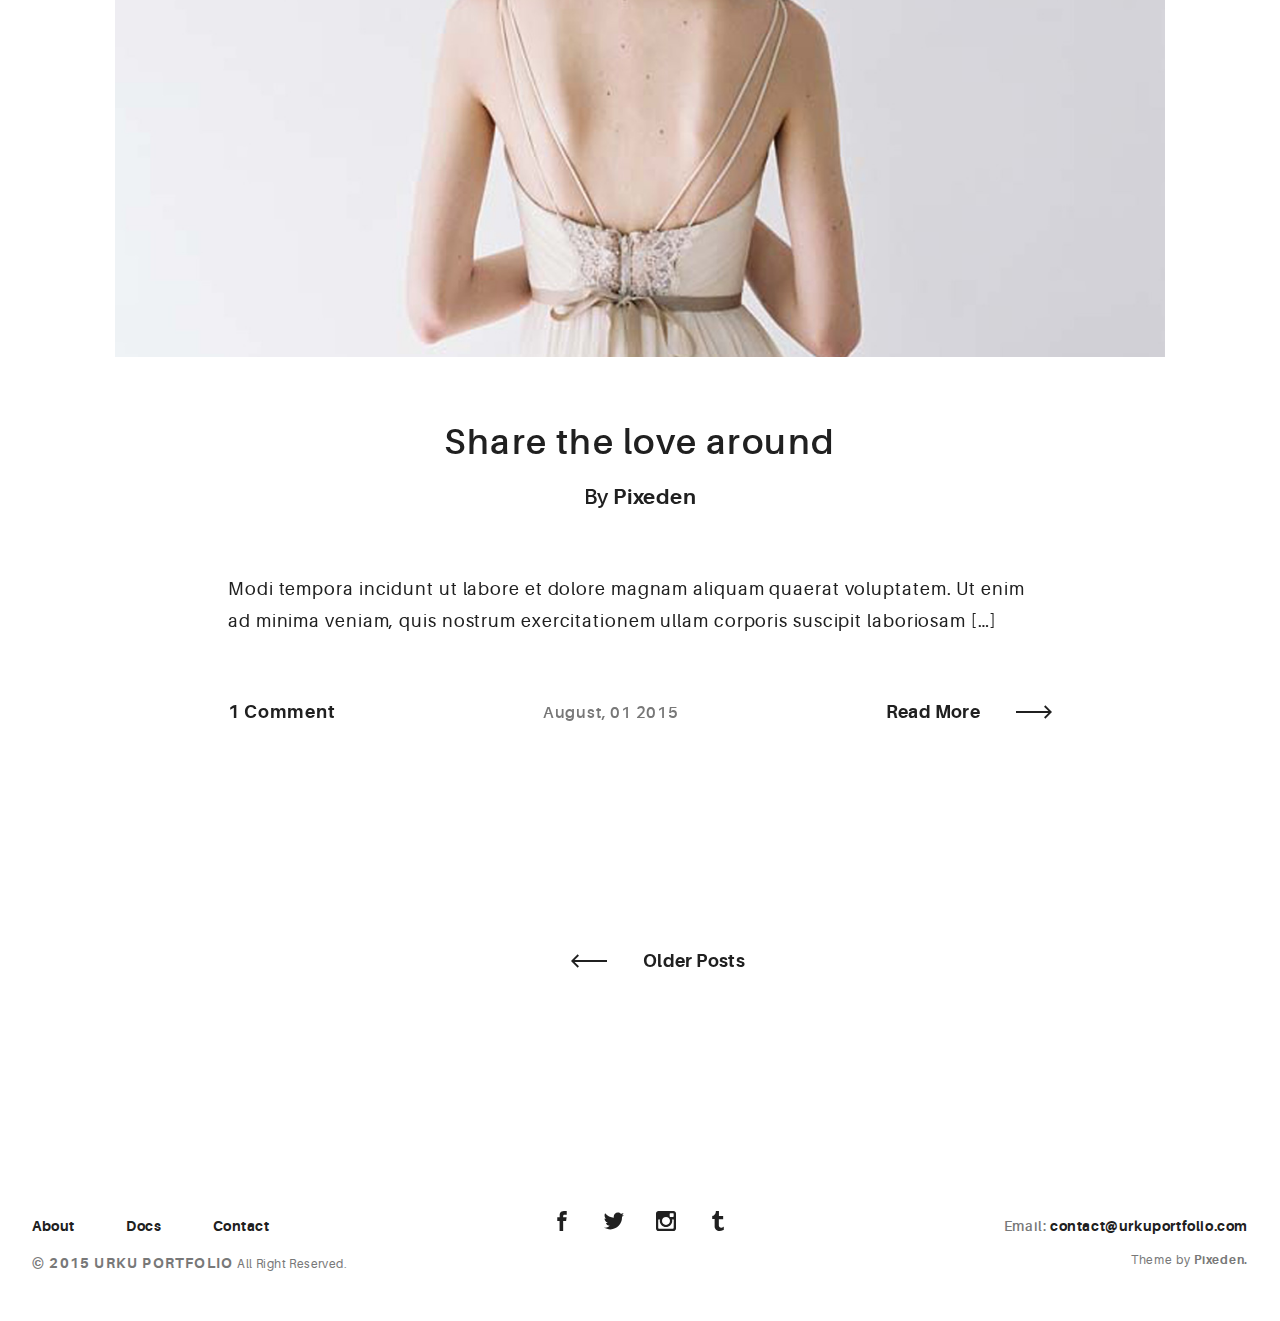
<file: blog.html>
<!DOCTYPE html>
<html>
  <head>
    <meta name="viewport" content="width=device-width, initial-scale=1.0">
    <meta charset="UTF-8">
    <title>Urku Portfolio :: Pixeden</title>
    <link rel="icon" type="image/svg+xml" href="assets/img/urku-ico.svg">
    <link rel="stylesheet" href="assets/css/aurora-pack.min.css">
    <link rel="stylesheet" href="assets/css/aurora-theme-base.min.css">
    <link rel="stylesheet" href="assets/css/urku.css">
  </head>
  <body class="top-fixed">
    <header class="ae-container-fluid ae-container-fluid--full rk-header ">
      <input type="checkbox" id="mobile-menu" class="rk-mobile-menu">
      <label for="mobile-menu">
        <svg>
          <use xlink:href="assets/img/symbols.svg#bar"></use>
        </svg>
        <svg>
          <use xlink:href="assets/img/symbols.svg#bar"></use>
        </svg>
        <svg>
          <use xlink:href="assets/img/symbols.svg#bar"></use>
        </svg>
      </label>
      <div class="ae-container-fluid rk-topbar">
        <h1 class="rk-logo"><a href="index.html">urku portfolio<sup>tm</sup></a></h1>
        <nav class="rk-navigation">
          <ul class="rk-menu">
            <li class="rk-menu__item"><a href="index.html" class="rk-menu__link">Home</a>
            </li>
            <li class="rk-menu__item"><a href="portfolio.html" class="rk-menu__link">Portfolio</a>
              <nav class="rk-menu__sub">
                <ul class="rk-container">
                  <li class="rk-menu__item"><a href="portfolio.html" class="rk-menu__link">Flex</a></li>
                  <li class="rk-menu__item"><a href="portfolio-alt.html" class="rk-menu__link">Switch</a></li>
                  <li class="rk-menu__item"><a href="portfolio-raw.html" class="rk-menu__link">Static</a></li>
                  <li class="rk-menu__item"><a href="portfolio-masonry.html" class="rk-menu__link">Masonry</a></li>
                </ul>
              </nav>
            </li>
            <li class="active rk-menu__item"><a href="blog.html" class="rk-menu__link">Blog</a>
            </li>
            <li class="rk-menu__item"><a href="#0" class="rk-menu__link">Pages</a>
              <nav class="rk-menu__sub">
                <ul class="rk-container">
                  <li class="rk-menu__item"><a href="about.html" class="rk-menu__link">About</a></li>
                  <li class="rk-menu__item"><a href="documentation.html" class="rk-menu__link">Documentation</a></li>
                  <li class="rk-menu__item"><a href="design-styles.html" class="rk-menu__link">Design Styles</a></li>
                </ul>
              </nav>
            </li>
            <li class="rk-menu__item"><a href="contact.html" class="rk-menu__link">Contact Us</a>
            </li>
          </ul>
          <form class="rk-search">
            <input type="text" placeholder="Search" id="urku-search" class="rk-search-field">
            <label for="urku-search">
              <svg>
                <use xlink:href="assets/img/symbols.svg#icon-search"></use>
              </svg>
            </label>
          </form>
        </nav>
      </div>
    </header>
    <section class="ae-container-fluid rk-main">
      <input type="radio" name="layout-ctrl" checked id="layout-base" class="layout-ctrl-input">
      <div class="ae-container-fluid rk-layout-ctrl-cont">
        <label for="layout-base" class="rk-layout-ctrl">
          <svg>
            <use xlink:href="assets/img/symbols.svg#icon-view-full"></use>
          </svg>
        </label>
      </div>
      <input type="radio" name="layout-ctrl" id="layout-grid" class="layout-ctrl-input">
      <div class="ae-container-fluid rk-layout-ctrl-cont">
        <label for="layout-grid" class="rk-layout-ctrl">
          <svg>
            <use xlink:href="assets/img/symbols.svg#icon-view-alt"></use>
          </svg>
        </label>
      </div>
      <div class="rk-layout-ctrl-mobile  layout-blog">
        <svg viewBox="0 0 9 9" class="layout-mob-1">
          <rect width="100%" height="100%" fill="currentColor"></rect>
        </svg>
        <svg viewBox="0 0 9 9" class="layout-mob-2">
          <rect width="100%" height="100%" fill="currentColor"></rect>
        </svg>
        <svg viewBox="0 0 9 9" class="layout-mob-3">
          <rect width="100%" height="100%" fill="currentColor"></rect>
        </svg>
        <svg viewBox="0 0 9 9" class="layout-mob-4">
          <rect width="100%" height="100%" fill="currentColor"></rect>
        </svg>
      </div>
      <section class="ae-container-fluid ae-container-fluid--inner rk-blog">
        <div class="rk-blog__items">
          <div class="rk-blog__item">
            <div class="post-img post-1 rk-landscape-alt rk-tosquare">
              <div class="item-meta">
                <p><a href="blog-post.html" class="arrow-button">Read More<span class="arrow-cont">
                      <svg>
                        <use xlink:href="assets/img/symbols.svg#arrow"></use>
                      </svg></span></a></p>
              </div>
            </div>
            <div class="blog-info">
              <h2 class="blog-info__title"> <a href="blog-post.html">All elements of a Post</a></h2>
              <h5 class="blog-info__author">By <a href="blog-post.html" class="ae-u-bolder">Pixeden</a></h5>
              <p class="blog-info__excerpt">Lorem ipsum dolor sit amet, consectetur adipiscing elit, sed do eiusmod tempor incididunt ut labore et dolore magna aliqua. Ut enim ad minim veniam, quis nostrud exercitation ullamco laboris nisi ut aliquip ex ea commodo consequat. Duis aute irure dolor <span>in reprehenderit in voluptate velit esse cillum dolore eu fugiat nulla pariatur</span></p>
            </div>
            <div class="blog-meta"><a href="blog-post.html" class="ae-u-bolder blog-meta__comments">3 Comments</a><span class="ae-kappa ae-u-bold blog-meta__date">August, 12 2015</span><a href="#0" class="arrow-button blog-meta__read-more">Read More<span class="arrow-cont">
                  <svg>
                    <use xlink:href="assets/img/symbols.svg#arrow"></use>
                  </svg></span></a></div>
          </div>
          <div class="rk-blog__item">
            <div class="post-img post-5 rk-landscape-alt rk-toportrait">
              <div class="item-meta">
                <p><a href="blog-post.html" class="arrow-button">Read More<span class="arrow-cont">
                      <svg>
                        <use xlink:href="assets/img/symbols.svg#arrow"></use>
                      </svg></span></a></p>
              </div>
            </div>
            <div class="blog-info">
              <h2 class="blog-info__title"> <a href="blog-post.html"> Free and Premium graphic</a></h2>
              <h5 class="blog-info__author">By <a href="blog-post.html" class="ae-u-bolder">Pixeden</a></h5>
              <p class="blog-info__excerpt">Neque porro quisquam est, qui dolorem ipsum quia dolor sit amet, consectetur, adipisci velit, sed quia non numquam eius modi tempora incidunt ut labore et dolore magnam aliquam quaerat voluptatem.Ut enim ad minima veniam, quis nostrum exercitationem ullam corporis suscipit <span>laboriosam, nisi ut aliquid ex ea commodi consequatur</span></p>
            </div>
            <div class="blog-meta"><a href="blog-post.html" class="ae-u-bolder blog-meta__comments">5 Comments</a><span class="ae-kappa ae-u-bold blog-meta__date">August, 08 2015</span><a href="#0" class="arrow-button blog-meta__read-more">Read More<span class="arrow-cont">
                  <svg>
                    <use xlink:href="assets/img/symbols.svg#arrow"></use>
                  </svg></span></a></div>
          </div>
          <div class="rk-blog__item">
            <div class="post-img post-7 rk-landscape-alt rk-tosquare">
              <div class="item-meta">
                <p><a href="blog-post.html" class="arrow-button">Read More<span class="arrow-cont">
                      <svg>
                        <use xlink:href="assets/img/symbols.svg#arrow"></use>
                      </svg></span></a></p>
              </div>
            </div>
            <div class="blog-info">
              <h2 class="blog-info__title"> <a href="blog-post.html">Only Images Sistem 02</a></h2>
              <h5 class="blog-info__author">By <a href="blog-post.html" class="ae-u-bolder">Pixeden</a></h5>
              <p class="blog-info__excerpt"></p>
            </div>
            <div class="blog-meta"><a href="blog-post.html" class="ae-u-bolder blog-meta__comments">3 Comments</a><span class="ae-kappa ae-u-bold blog-meta__date">August, 04 2015</span><a href="#0" class="arrow-button blog-meta__read-more">Read More<span class="arrow-cont">
                  <svg>
                    <use xlink:href="assets/img/symbols.svg#arrow"></use>
                  </svg></span></a></div>
          </div>
          <div class="rk-blog__item">
            <div class="post-img post-6 rk-landscape-alt rk-toportrait">
              <div class="item-meta">
                <p><a href="blog-post.html" class="arrow-button">Read More<span class="arrow-cont">
                      <svg>
                        <use xlink:href="assets/img/symbols.svg#arrow"></use>
                      </svg></span></a></p>
              </div>
            </div>
            <div class="blog-info">
              <h2 class="blog-info__title"> <a href="blog-post.html">Sublimmme Portfolio</a></h2>
              <h5 class="blog-info__author">By <a href="blog-post.html" class="ae-u-bolder">Pixeden</a></h5>
              <p class="blog-info__excerpt">Excepteur sint occaecat cupidatat non proident, sunt in culpa qui officia deserunt mollit anim id est laborum.Sed ut perspiciatis unde omnis iste natus error sit voluptatem accusantium doloremque laudantium, totam rem aperiam, eaque ipsa quae ab illo inventore veritatis et <span>quasi architecto beatae vitae dicta sunt explicabo. Excepteur sint occaecat cupidatat non proident, sunt in culpa qui officia deserunt mollit anim id est laborum.Sed ut perspiciatis unde omnis iste natus error sit voluptatem accusantium doloremque laudantium, totam rem aperiam, eaque ipsa quae ab illo inventore veritatis et quasi architecto beatae vitae dicta sunt explicabo</span></p>
            </div>
            <div class="blog-meta"><a href="blog-post.html" class="ae-u-bolder blog-meta__comments">2 Comments</a><span class="ae-kappa ae-u-bold blog-meta__date">August, 10 2015</span><a href="#0" class="arrow-button blog-meta__read-more">Read More<span class="arrow-cont">
                  <svg>
                    <use xlink:href="assets/img/symbols.svg#arrow"></use>
                  </svg></span></a></div>
          </div>
          <div class="rk-blog__item">
            <div class="post-img post-2 rk-landscape-alt rk-tosquare">
              <div class="item-meta">
                <p><a href="blog-post.html" class="arrow-button">Read More<span class="arrow-cont">
                      <svg>
                        <use xlink:href="assets/img/symbols.svg#arrow"></use>
                      </svg></span></a></p>
              </div>
            </div>
            <div class="blog-info">
              <h2 class="blog-info__title"> <a href="blog-post.html">Gallery Slider Sistem</a></h2>
              <h5 class="blog-info__author">By <a href="blog-post.html" class="ae-u-bolder">Pixeden</a></h5>
              <p class="blog-info__excerpt">Sed ut perspiciatis unde omnis iste natus error sit voluptatem accusantium doloremque laudantium, totam rem aperiam, eaque ipsa quae ab illo inventore veritatis et quasi architecto beatae vitae dicta sunt explicabo. Nemo enim ipsam voluptatem quia voluptas sit aspernatur aut <span>odit aut fugit, sed quia consequuntur magni dolores eos qui ratione voluptatem</span></p>
            </div>
            <div class="blog-meta"><a href="blog-post.html" class="ae-u-bolder blog-meta__comments">2 Comments</a><span class="ae-kappa ae-u-bold blog-meta__date">August, 09 2015</span><a href="#0" class="arrow-button blog-meta__read-more">Read More<span class="arrow-cont">
                  <svg>
                    <use xlink:href="assets/img/symbols.svg#arrow"></use>
                  </svg></span></a></div>
          </div>
          <div class="rk-blog__item">
            <div class="post-img post-8 rk-landscape-alt rk-tosquare">
              <div class="item-meta">
                <p><a href="blog-post.html" class="arrow-button">Read More<span class="arrow-cont">
                      <svg>
                        <use xlink:href="assets/img/symbols.svg#arrow"></use>
                      </svg></span></a></p>
              </div>
            </div>
            <div class="blog-info">
              <h2 class="blog-info__title"> <a href="blog-post.html">Design and Web resources</a></h2>
              <h5 class="blog-info__author">By <a href="blog-post.html" class="ae-u-bolder">Pixeden</a></h5>
              <p class="blog-info__excerpt">Duis aute irure dolor in reprehenderit in voluptate velit esse cillum dolore eu fugiat nulla pariatur. Excepteur sint occaecat cupidatat non proident, sunt in culpa qui officia deserunt mollit anim id est laborum.Sed ut perspiciatis unde omnis iste</p>
            </div>
            <div class="blog-meta"><a href="blog-post.html" class="ae-u-bolder blog-meta__comments">No Comment</a><span class="ae-kappa ae-u-bold blog-meta__date">August, 02 2015</span><a href="#0" class="arrow-button blog-meta__read-more">Read More<span class="arrow-cont">
                  <svg>
                    <use xlink:href="assets/img/symbols.svg#arrow"></use>
                  </svg></span></a></div>
          </div>
          <div class="rk-blog__item">
            <div class="post-img post-3 rk-landscape-alt rk-tosquare">
              <div class="item-meta">
                <p><a href="blog-post.html" class="arrow-button">Read More<span class="arrow-cont">
                      <svg>
                        <use xlink:href="assets/img/symbols.svg#arrow"></use>
                      </svg></span></a></p>
              </div>
            </div>
            <div class="blog-info">
              <h2 class="blog-info__title"> <a href="blog-post.html">Video System</a></h2>
              <h5 class="blog-info__author">By <a href="blog-post.html" class="ae-u-bolder">Pixeden</a></h5>
              <p class="blog-info__excerpt">Qui dolorem ipsum quia dolor sit amet, consectetur, adipisci velit, sed quia non numquam eius modi tempora incidunt ut labore et dolore magnam aliquam quaerat voluptatem. Ut enim ad minima veniam, quis nostrum exercitationem ullam corporis suscipit laboriosam, nisi ut <span>aliquid ex ea commodi consequatur</span></p>
            </div>
            <div class="blog-meta"><a href="blog-post.html" class="ae-u-bolder blog-meta__comments">2 Comments</a><span class="ae-kappa ae-u-bold blog-meta__date">August, 04 2015</span><a href="#0" class="arrow-button blog-meta__read-more">Read More<span class="arrow-cont">
                  <svg>
                    <use xlink:href="assets/img/symbols.svg#arrow"></use>
                  </svg></span></a></div>
          </div>
          <div class="rk-blog__item">
            <div class="post-img post-4 rk-landscape-alt rk-tosquare">
              <div class="item-meta">
                <p><a href="blog-post.html" class="arrow-button">Read More<span class="arrow-cont">
                      <svg>
                        <use xlink:href="assets/img/symbols.svg#arrow"></use>
                      </svg></span></a></p>
              </div>
            </div>
            <div class="blog-info">
              <h2 class="blog-info__title"> <a href="blog-post.html">Only Images</a></h2>
              <h5 class="blog-info__author">By <a href="blog-post.html" class="ae-u-bolder">Pixeden</a></h5>
              <p class="blog-info__excerpt"></p>
            </div>
            <div class="blog-meta"><a href="blog-post.html" class="ae-u-bolder blog-meta__comments">No Comment</a><span class="ae-kappa ae-u-bold blog-meta__date">August, 01 2015</span><a href="#0" class="arrow-button blog-meta__read-more">Read More<span class="arrow-cont">
                  <svg>
                    <use xlink:href="assets/img/symbols.svg#arrow"></use>
                  </svg></span></a></div>
          </div>
          <div class="rk-blog__item">
            <div class="post-img post-9 rk-landscape-alt rk-toportrait">
              <div class="item-meta">
                <p><a href="blog-post.html" class="arrow-button">Read More<span class="arrow-cont">
                      <svg>
                        <use xlink:href="assets/img/symbols.svg#arrow"></use>
                      </svg></span></a></p>
              </div>
            </div>
            <div class="blog-info">
              <h2 class="blog-info__title"> <a href="blog-post.html">Share the love around</a></h2>
              <h5 class="blog-info__author">By <a href="blog-post.html" class="ae-u-bolder">Pixeden</a></h5>
              <p class="blog-info__excerpt">Modi tempora incidunt ut labore et dolore magnam aliquam quaerat voluptatem. Ut enim ad minima veniam, quis nostrum exercitationem ullam corporis suscipit laboriosam</p>
            </div>
            <div class="blog-meta"><a href="blog-post.html" class="ae-u-bolder blog-meta__comments">1 Comment</a><span class="ae-kappa ae-u-bold blog-meta__date">August, 01 2015</span><a href="#0" class="arrow-button blog-meta__read-more">Read More<span class="arrow-cont">
                  <svg>
                    <use xlink:href="assets/img/symbols.svg#arrow"></use>
                  </svg></span></a></div>
          </div>
        </div>
      </section>
      <div class="ae-container-fluid au-pb-4 group-buttons"><a href="#0" class="arrow-button arrow-button--reverse arrow-button--center">Older Posts
          <div class="arrow-cont arrow-cont-rev">
            <svg>
              <use xlink:href="assets/img/symbols.svg#arrow"></use>
            </svg>
          </div></a></div>
    </section>
    <footer class="ae-container-fluid rk-footer ">
      <div class="ae-grid ae-grid--collapse">
        <div class="ae-grid__item item-lg-4 au-xs-ta-center au-lg-ta-left">
          <ul class="rk-menu rk-footer-menu">
            <li class="rk-menu__item"><a href="about.html" class="rk-menu__link">About</a>
            </li>
            <li class="rk-menu__item"><a href="documentation.html" class="rk-menu__link">Docs</a>
            </li>
            <li class="rk-menu__item"><a href="contact.html" class="rk-menu__link">Contact</a>
            </li>
          </ul>
          <p class="rk-footer__text rk-footer__copy "> <span class="ae-u-bold">© </span><span class="ae-u-bolder">2015 URKU PORTFOLIO </span>All Right Reserved.</p>
        </div>
        <div class="ae-grid__item item-lg-4 au-xs-ta-center"><a href="#0" class="rk-social-btn ">
            <svg>
              <use xlink:href="assets/img/symbols.svg#icon-facebook"></use>
            </svg></a><a href="#0" class="rk-social-btn ">
            <svg>
              <use xlink:href="assets/img/symbols.svg#icon-twitter"></use>
            </svg></a><a href="#0" class="rk-social-btn ">
            <svg>
              <use xlink:href="assets/img/symbols.svg#icon-pinterest"></use>
            </svg></a><a href="#0" class="rk-social-btn ">
            <svg>
              <use xlink:href="assets/img/symbols.svg#icon-tumblr"></use>
            </svg></a></div>
        <div class="ae-grid__item item-lg-4 au-xs-ta-center au-lg-ta-right">
          <p class="rk-footer__text rk-footer__contact "> <span class="ae-u-bold">Email: </span><span class="ae-u-bolder"> <a href="#0" class="rk-dark-color ">contact@urkuportfolio.com </a></span></p>
          <p class="rk-footer__text rk-footer__by">Theme by <a href="http://pixeden.com" class="ae-u-bolder">Pixeden.</a></p>
        </div>
      </div>
    </footer>
    <script src="assets/js/svg4everybody.min.js"></script>
    <script>svg4everybody();</script>
  </body>
</html>
</file>
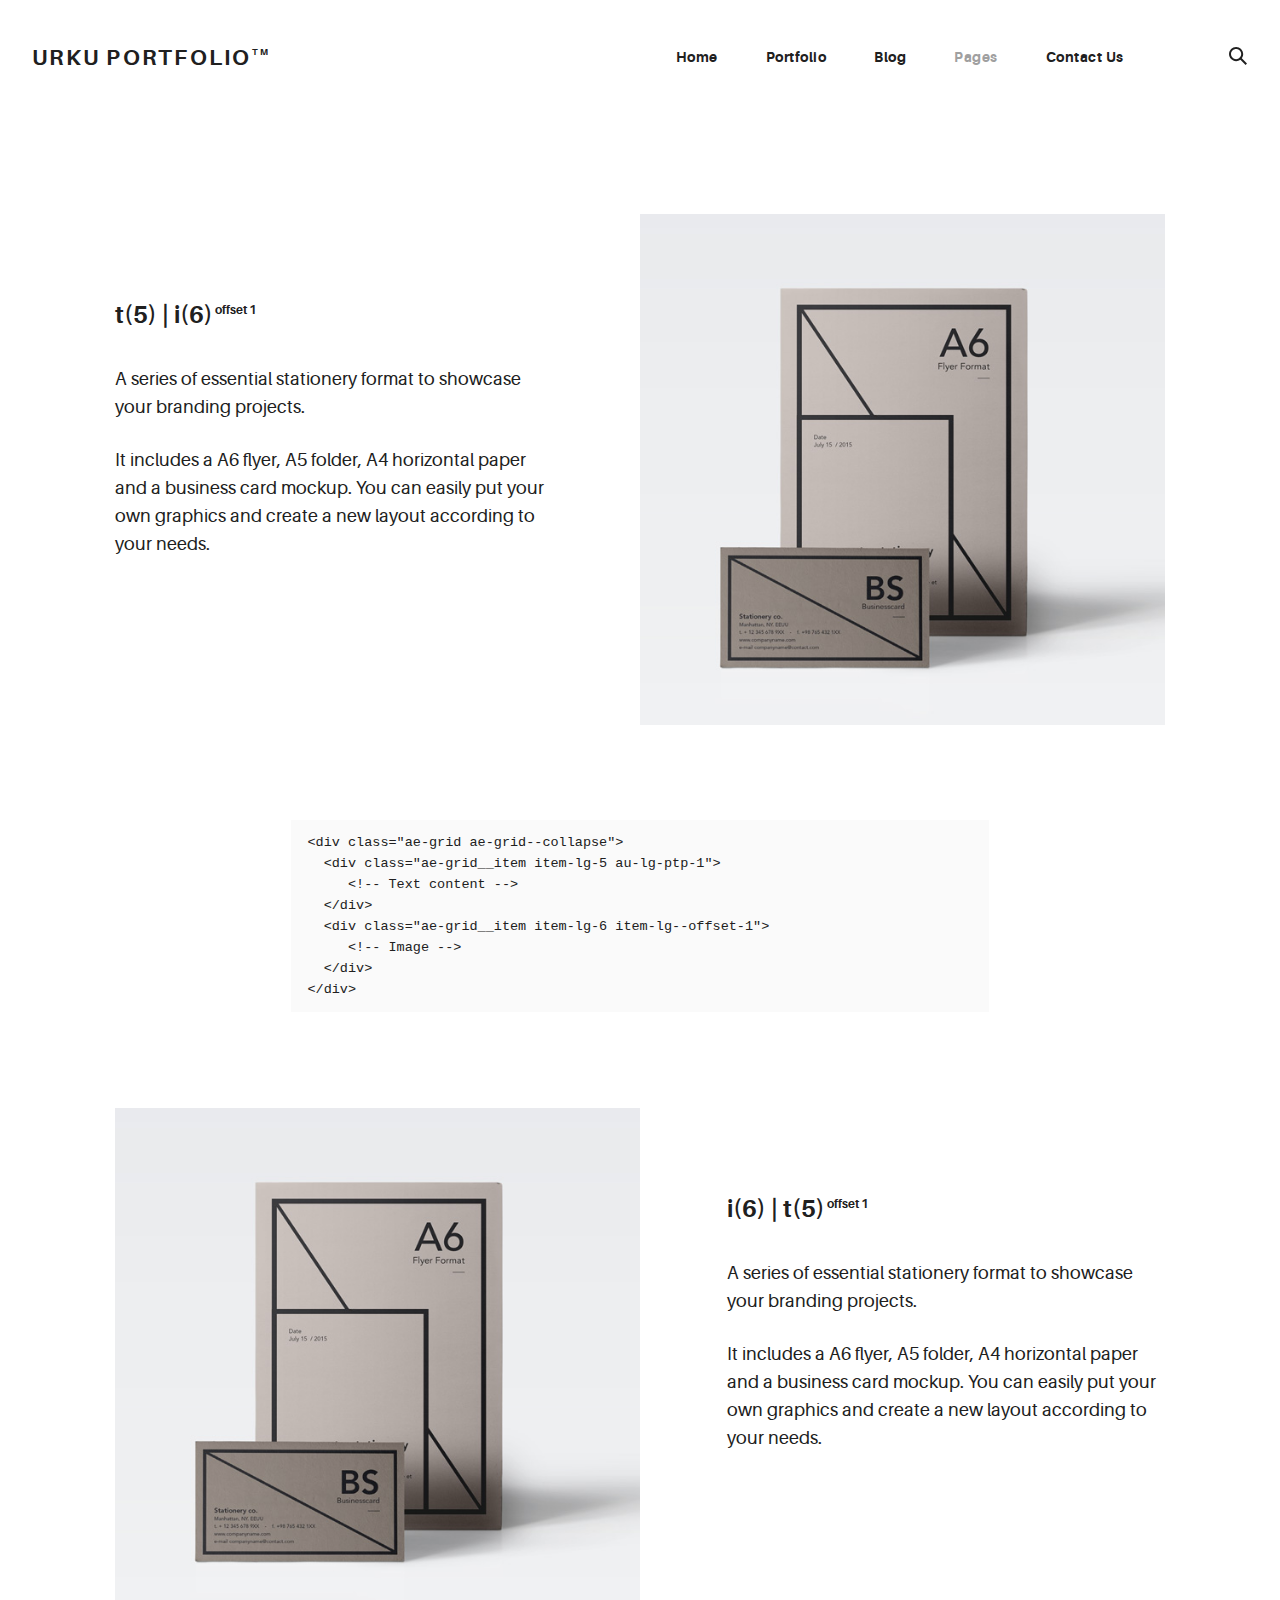
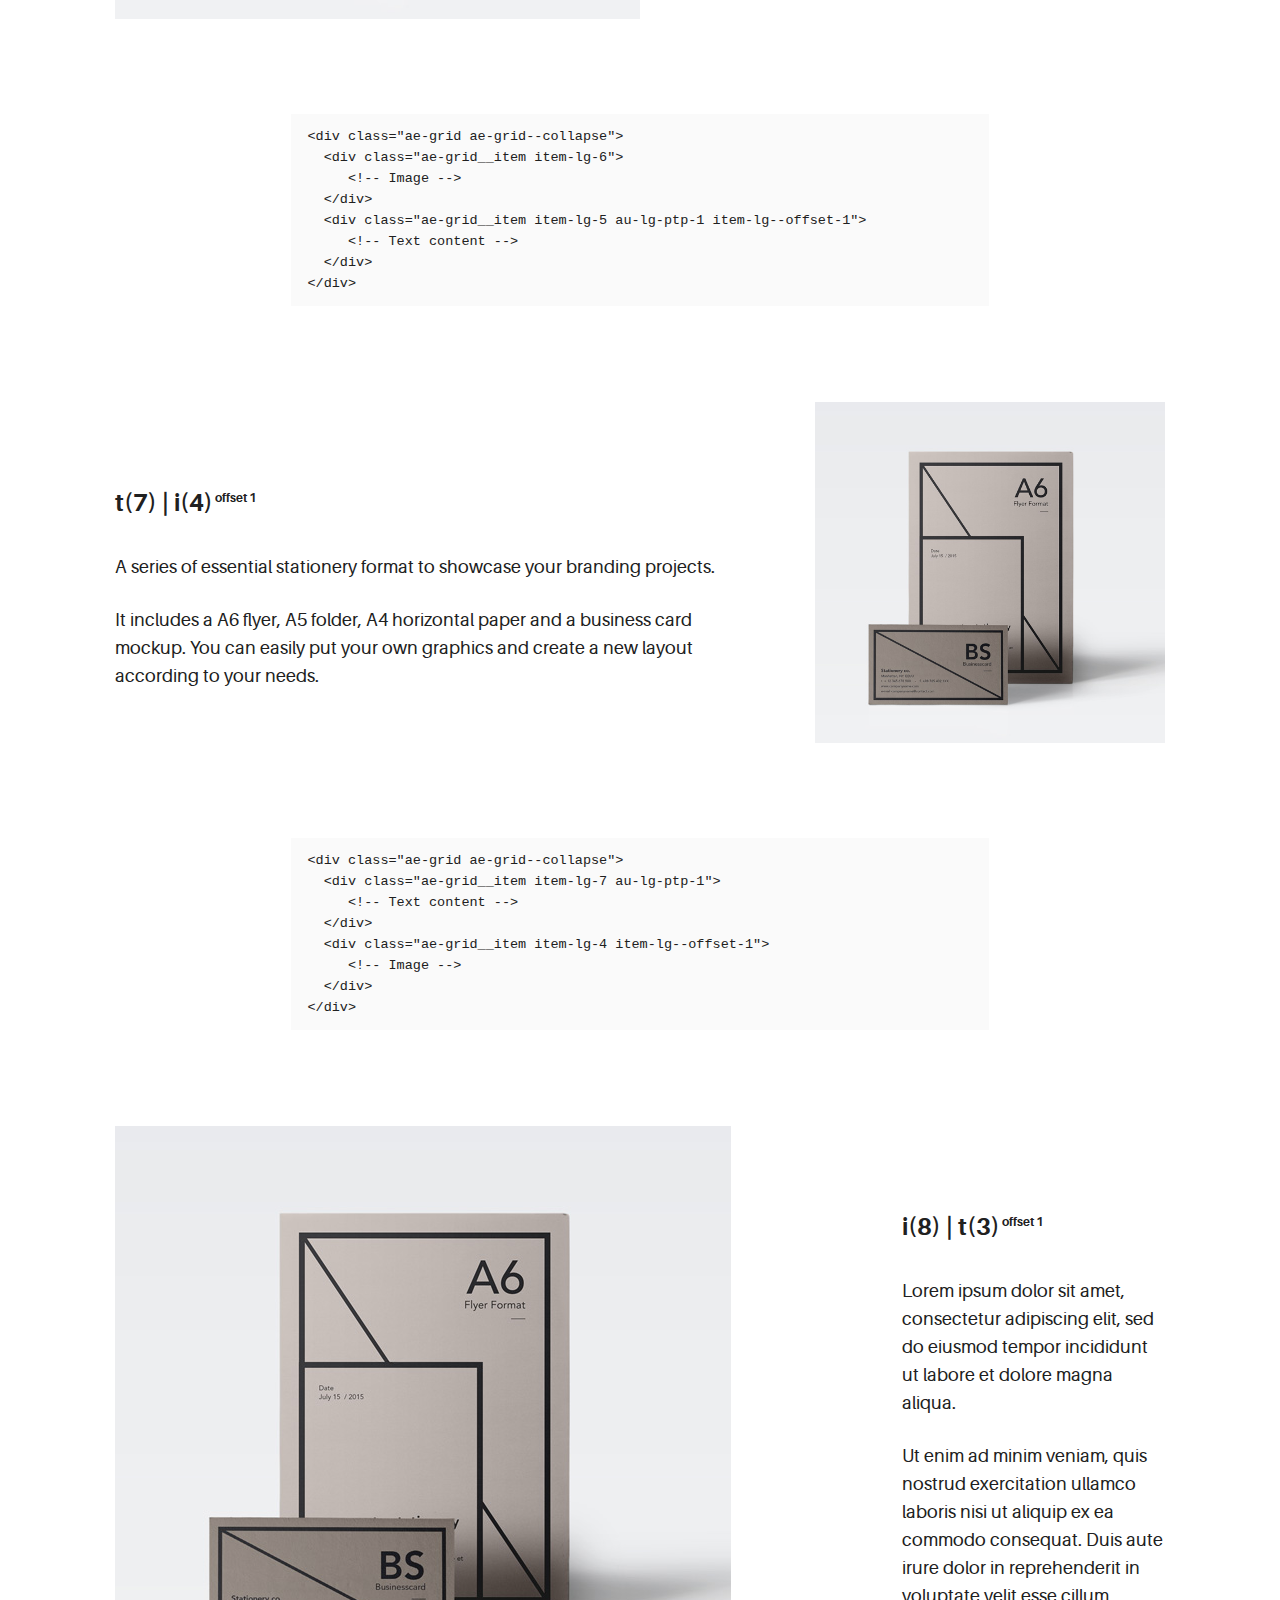
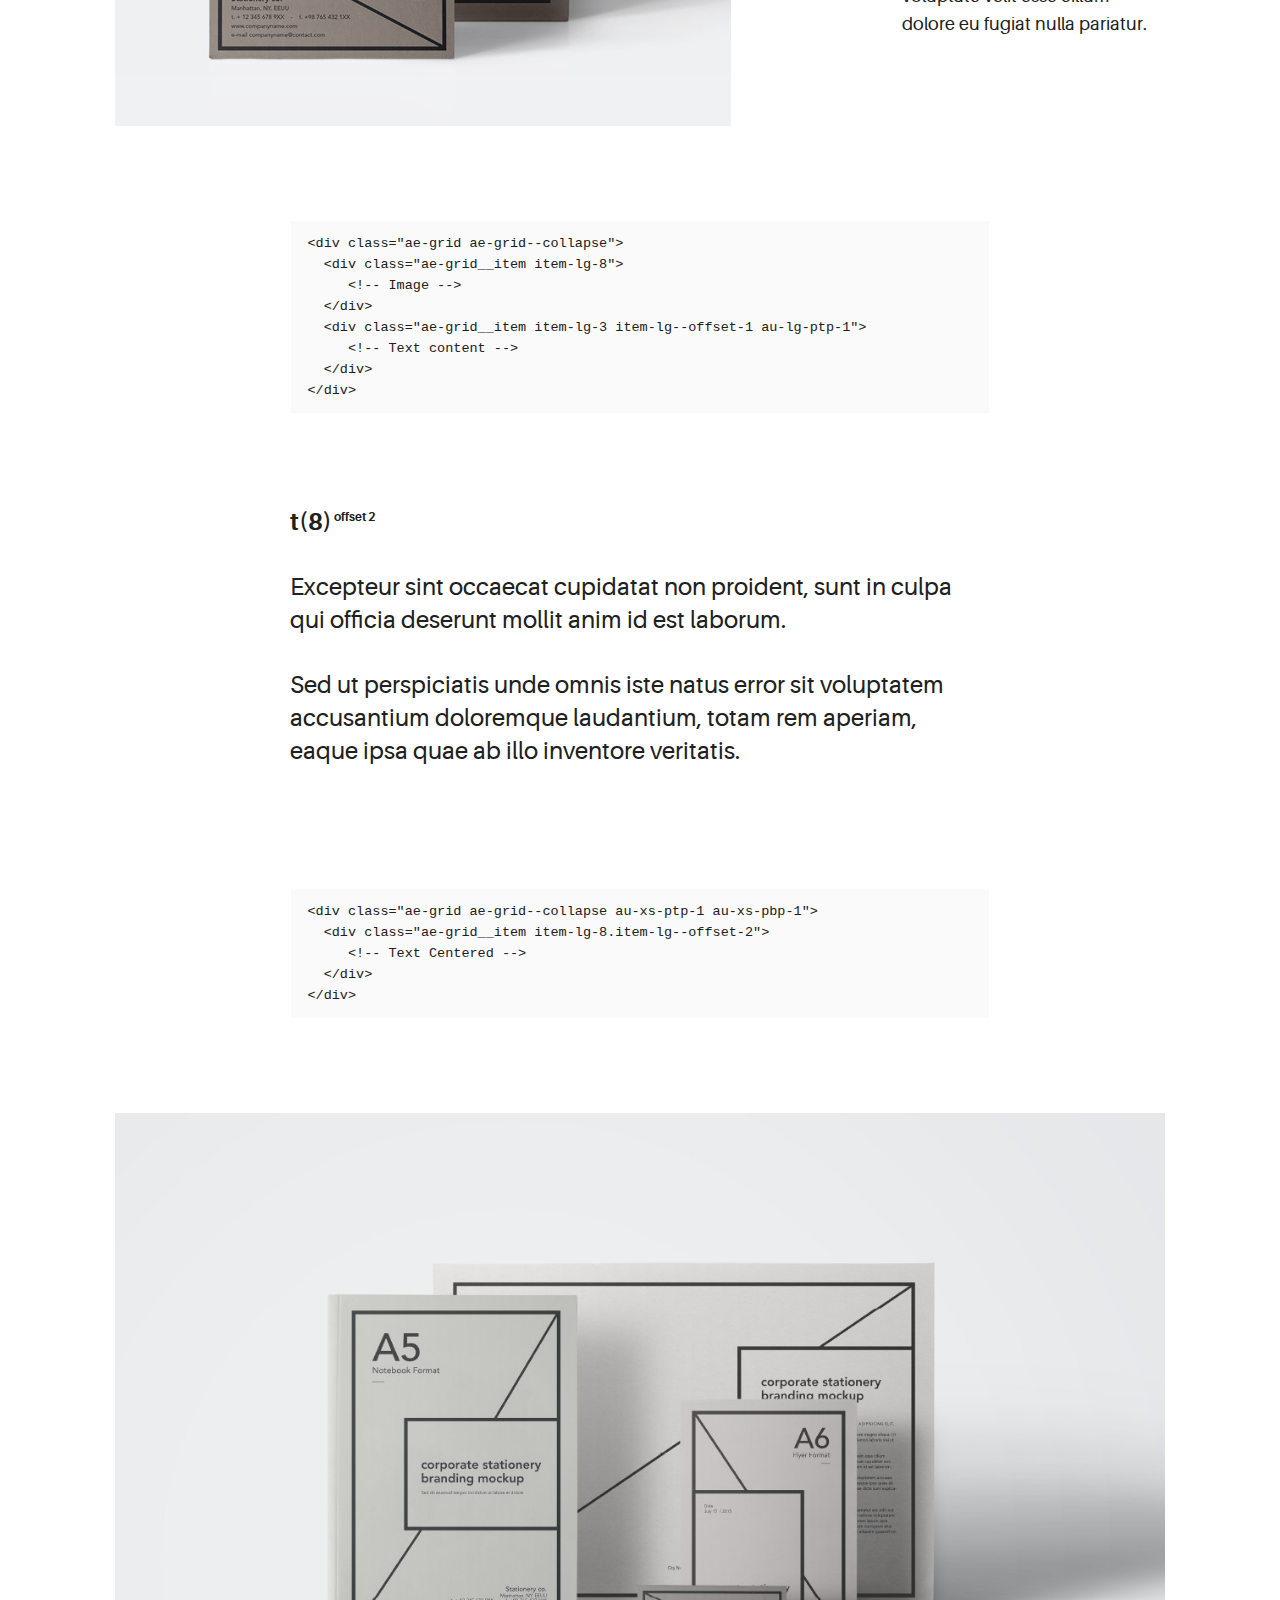
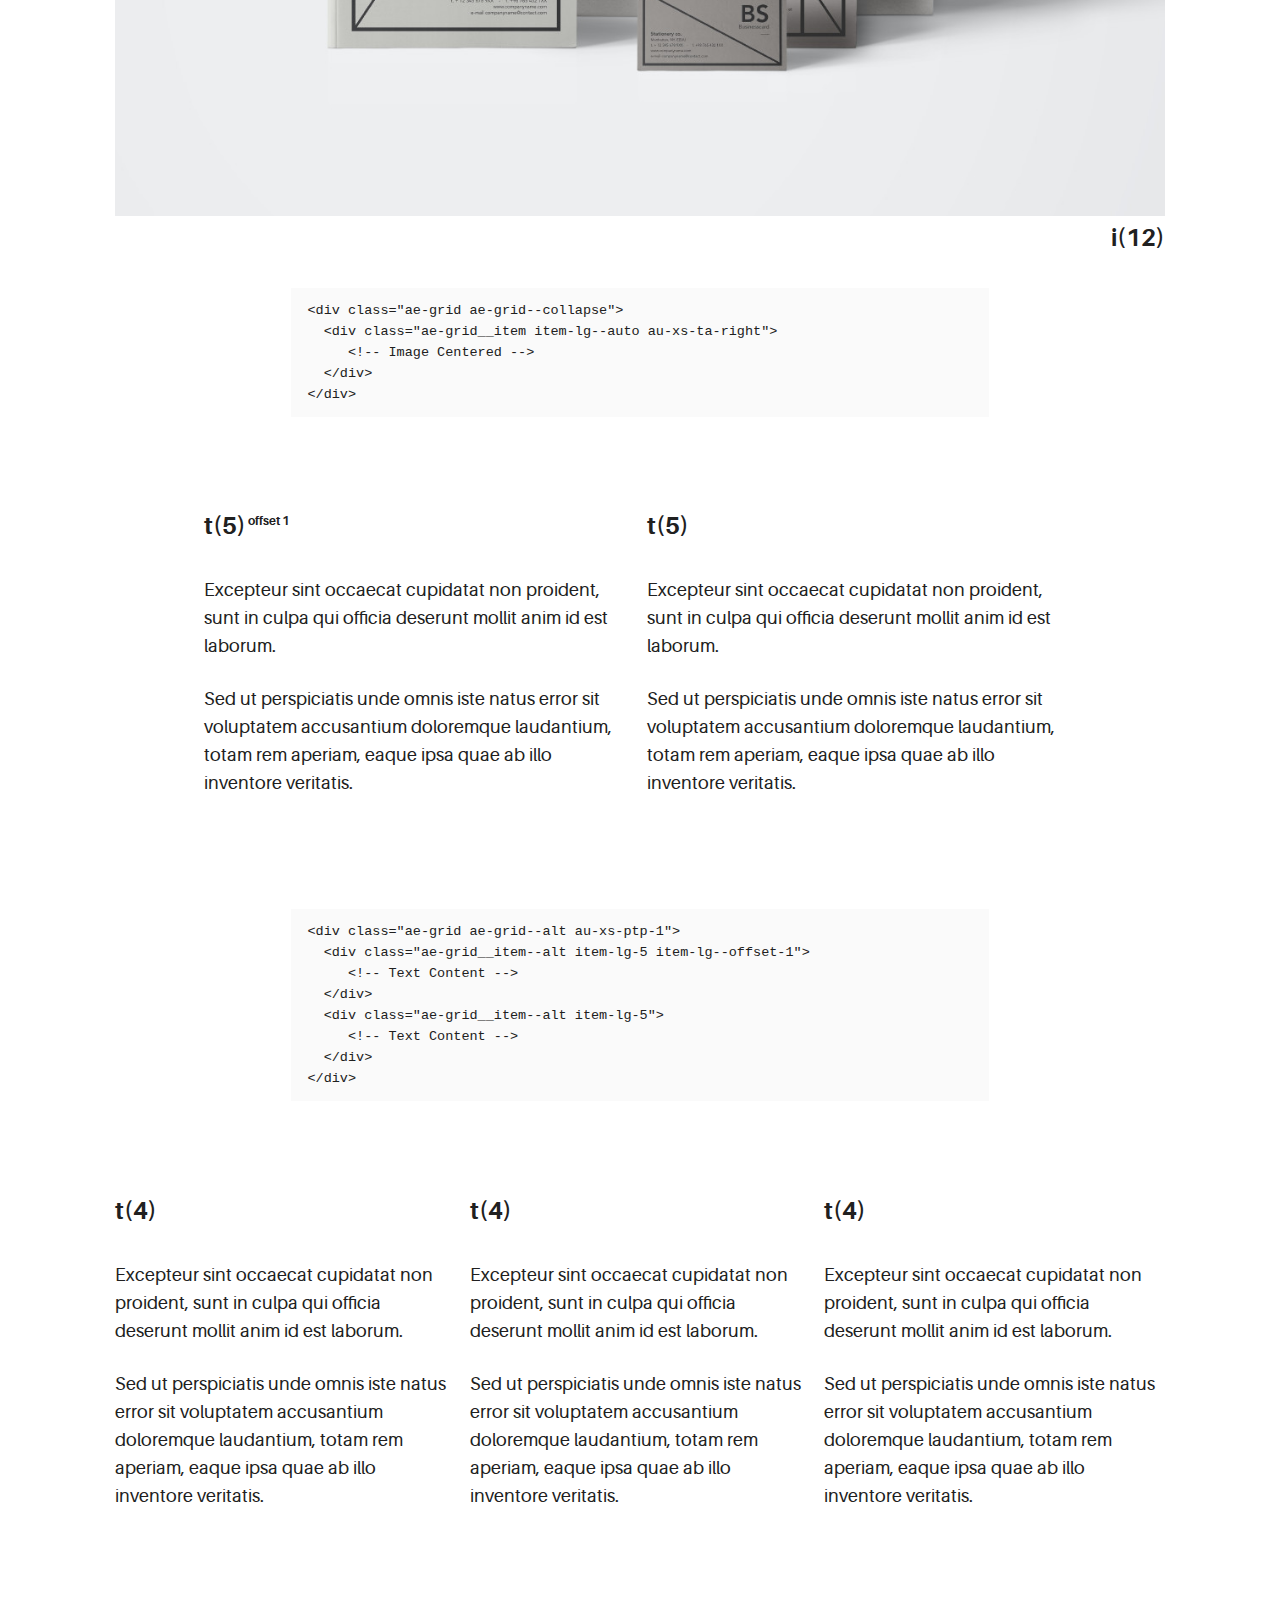
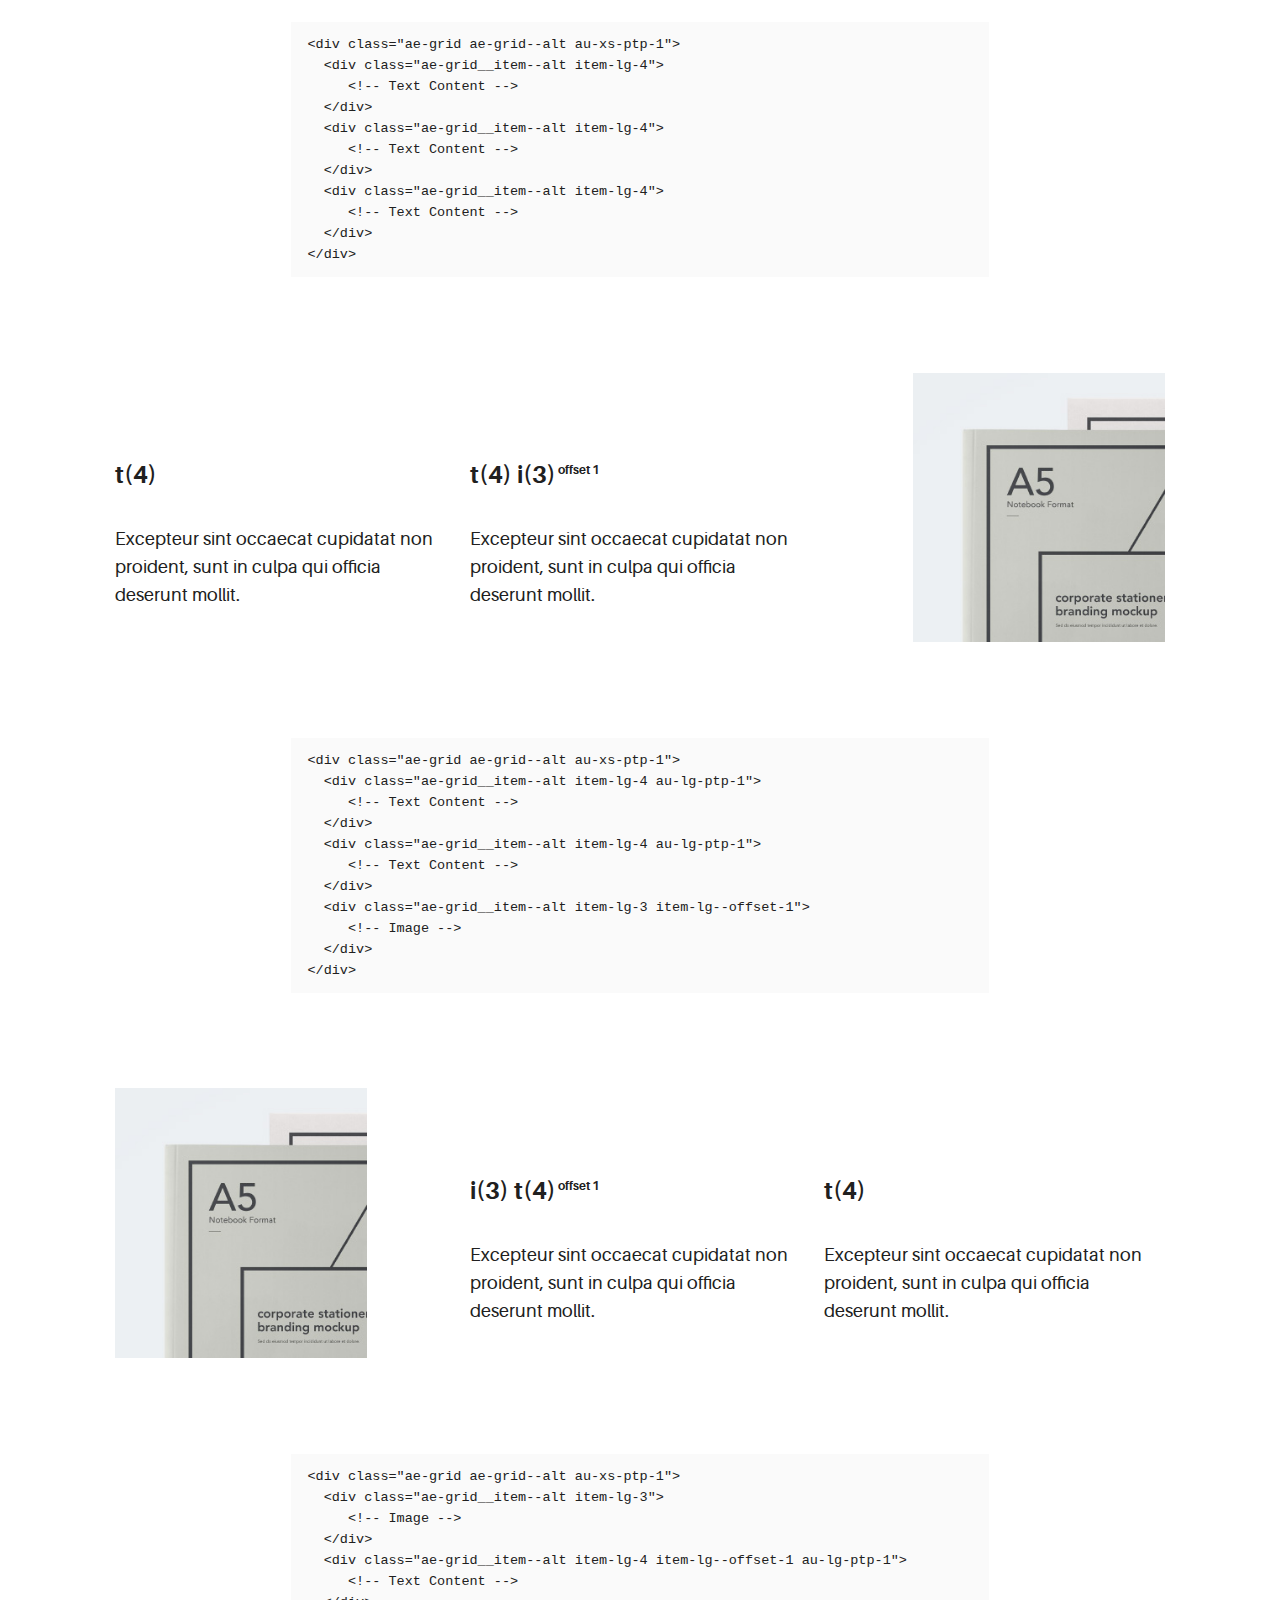
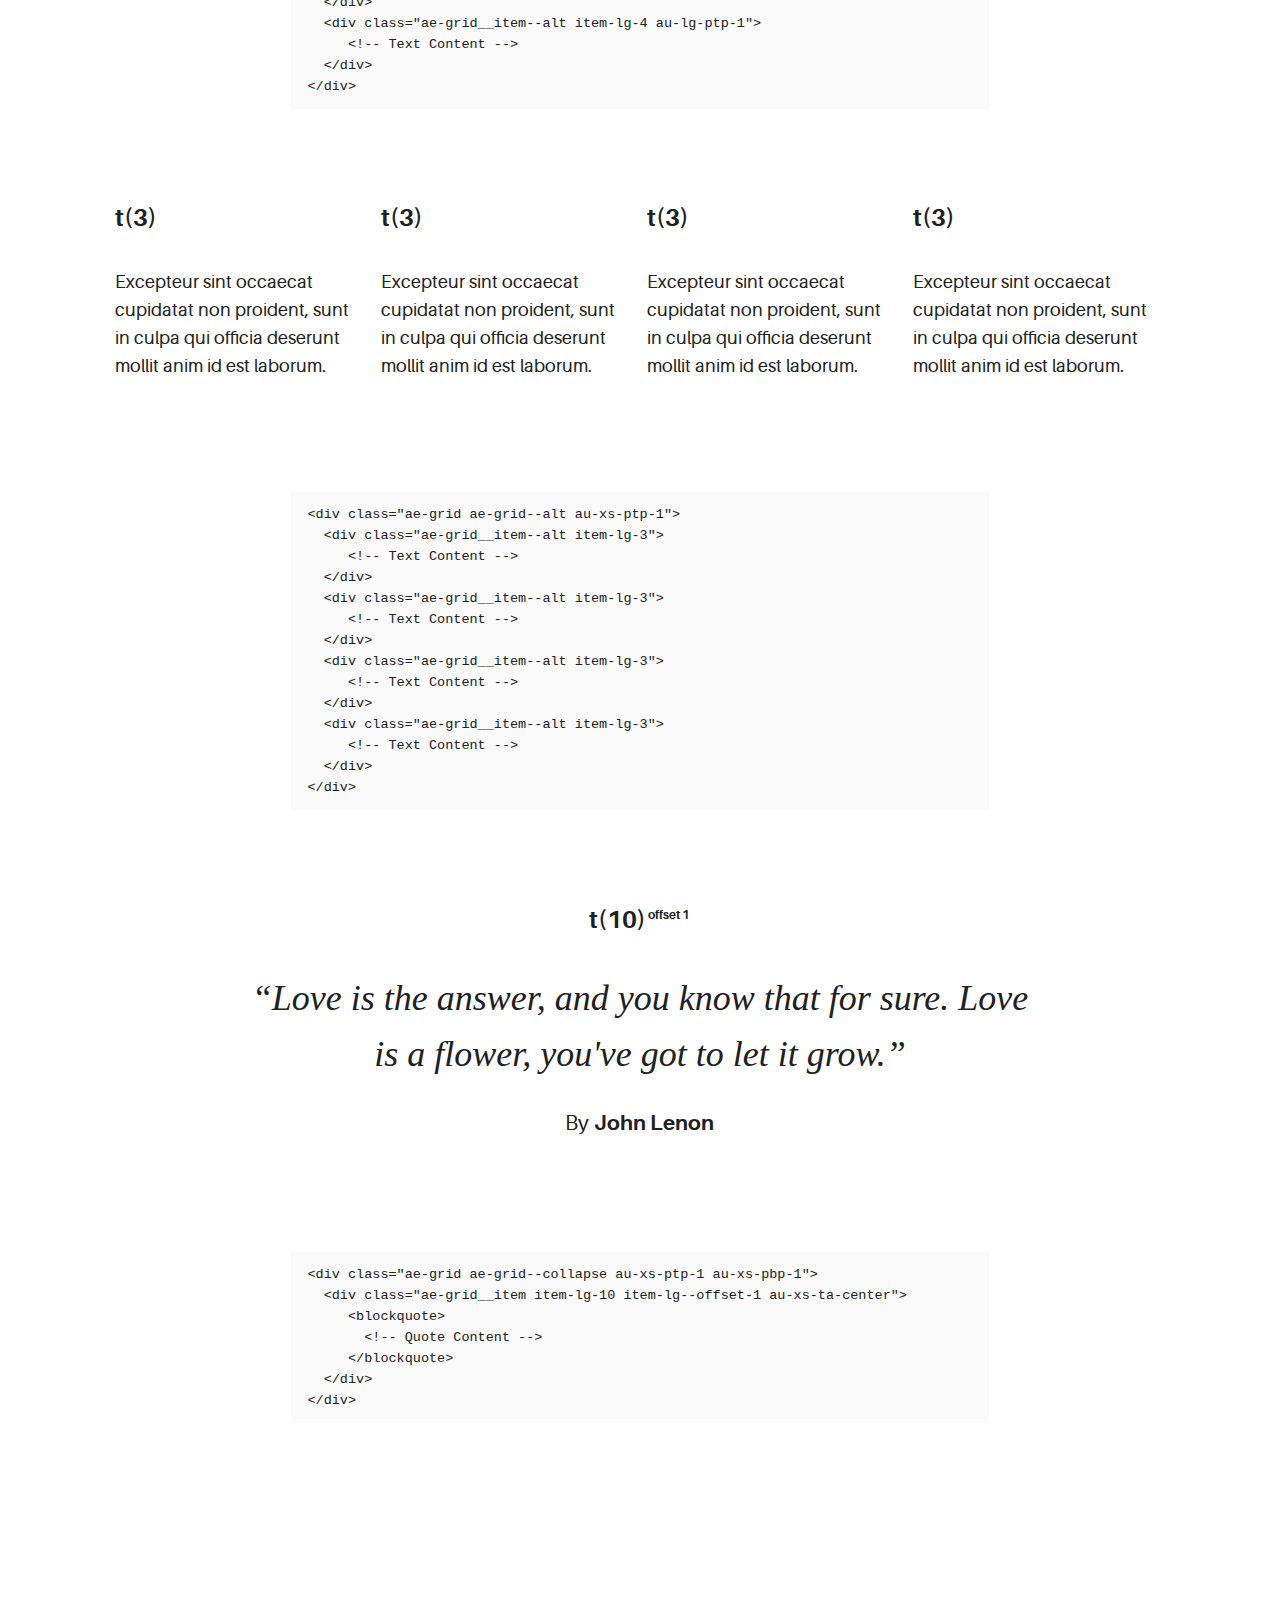
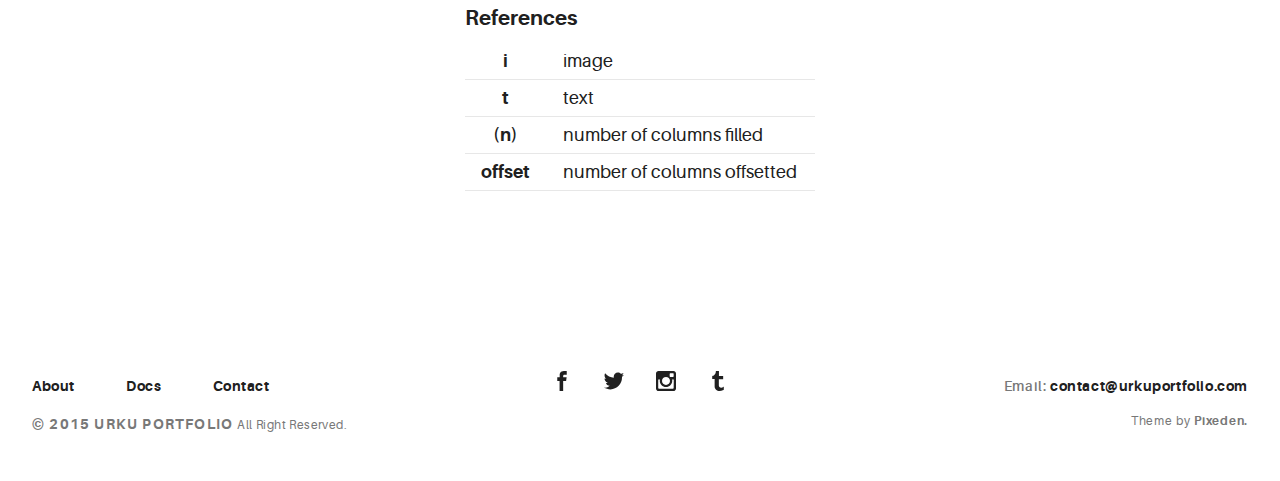
<file: design-styles.html>
<!DOCTYPE html>
<html>
  <head>
    <meta name="viewport" content="width=device-width, initial-scale=1.0">
    <meta charset="UTF-8">
    <title>Urku Portfolio :: Pixeden</title>
    <link rel="icon" type="image/svg+xml" href="assets/img/urku-ico.svg">
    <link rel="stylesheet" href="assets/css/aurora-pack.min.css">
    <link rel="stylesheet" href="assets/css/aurora-theme-base.min.css">
    <link rel="stylesheet" href="assets/css/urku.css">
  </head>
  <body class="top-fixed">
    <header class="ae-container-fluid ae-container-fluid--full rk-header ">
      <input type="checkbox" id="mobile-menu" class="rk-mobile-menu">
      <label for="mobile-menu">
        <svg>
          <use xlink:href="assets/img/symbols.svg#bar"></use>
        </svg>
        <svg>
          <use xlink:href="assets/img/symbols.svg#bar"></use>
        </svg>
        <svg>
          <use xlink:href="assets/img/symbols.svg#bar"></use>
        </svg>
      </label>
      <div class="ae-container-fluid rk-topbar">
        <h1 class="rk-logo"><a href="index.html">urku portfolio<sup>tm</sup></a></h1>
        <nav class="rk-navigation">
          <ul class="rk-menu">
            <li class="rk-menu__item"><a href="index.html" class="rk-menu__link">Home</a>
            </li>
            <li class="rk-menu__item"><a href="portfolio.html" class="rk-menu__link">Portfolio</a>
              <nav class="rk-menu__sub">
                <ul class="rk-container">
                  <li class="rk-menu__item"><a href="portfolio.html" class="rk-menu__link">Flex</a></li>
                  <li class="rk-menu__item"><a href="portfolio-alt.html" class="rk-menu__link">Switch</a></li>
                  <li class="rk-menu__item"><a href="portfolio-raw.html" class="rk-menu__link">Static</a></li>
                  <li class="rk-menu__item"><a href="portfolio-masonry.html" class="rk-menu__link">Masonry</a></li>
                </ul>
              </nav>
            </li>
            <li class="rk-menu__item"><a href="blog.html" class="rk-menu__link">Blog</a>
            </li>
            <li class="active rk-menu__item"><a href="#0" class="rk-menu__link">Pages</a>
              <nav class="rk-menu__sub">
                <ul class="rk-container">
                  <li class="rk-menu__item"><a href="about.html" class="rk-menu__link">About</a></li>
                  <li class="rk-menu__item"><a href="documentation.html" class="rk-menu__link">Documentation</a></li>
                  <li class="rk-menu__item"><a href="design-styles.html" class="rk-menu__link">Design Styles</a></li>
                </ul>
              </nav>
            </li>
            <li class="rk-menu__item"><a href="contact.html" class="rk-menu__link">Contact Us</a>
            </li>
          </ul>
          <form class="rk-search">
            <input type="text" placeholder="Search" id="urku-search" class="rk-search-field">
            <label for="urku-search">
              <svg>
                <use xlink:href="assets/img/symbols.svg#icon-search"></use>
              </svg>
            </label>
          </form>
        </nav>
      </div>
    </header>
    <section class="ae-container-fluid ae-container-fluid--full rk-main">
      <div class="item-inside__meta">
        <h1 class="ae-u-bolder rk-portfolio-title ">Urku Inner Pages</h1>
        <p class="ae-theta rk-portfolio-category ">Design Styles</p>
      </div>
      <div class="ae-container-fluid ae-container-fluid--inner">
        <div class="ae-grid ae-grid--collapse au-xs-ptp-1">
          <div class="ae-grid__item item-lg-5 au-lg-ptp-1">
            <h4 class="ae-u-bolder">t(5) | i(6)<sup class="ae-mi"> offset 1</sup></h4>
            <p>A series of essential stationery format to showcase your branding projects. </p>
            <p>It includes a A6 flyer, A5 folder, A4 horizontal paper and a business card mockup. You can easily put your own graphics and create a new layout according to your needs.</p>
          </div>
          <div class="ae-grid__item item-lg-6 item-lg--offset-1"><img src="assets/img/inner-1.jpg" alt="Urku Portfolio"></div>
        </div>
        <div class="ae-grid au-xs-ptp-1">
          <div class="ae-grid__item item-lg-8 item-lg--offset-2">
            <pre><code>&lt;div class=&quot;ae-grid ae-grid--collapse&quot;&gt; 
  &lt;div class=&quot;ae-grid__item item-lg-5 au-lg-ptp-1&quot;&gt;
     &lt;!-- Text content --&gt;
  &lt;/div&gt;
  &lt;div class=&quot;ae-grid__item item-lg-6 item-lg--offset-1&quot;&gt;
     &lt;!-- Image --&gt;
  &lt;/div&gt;
&lt;/div&gt;</code></pre>
          </div>
        </div>
        <div class="ae-grid ae-grid--collapse au-xs-ptp-1">
          <div class="ae-grid__item item-lg-6"><img src="assets/img/inner-1.jpg" alt="Urku Portfolio"></div>
          <div class="ae-grid__item item-lg-5 au-lg-ptp-1 item-lg--offset-1">
            <h4 class="ae-u-bolder">i(6) | t(5)<sup class="ae-mi"> offset 1</sup></h4>
            <p>A series of essential stationery format to showcase your branding projects. </p>
            <p>It includes a A6 flyer, A5 folder, A4 horizontal paper and a business card mockup. You can easily put your own graphics and create a new layout according to your needs.</p>
          </div>
        </div>
        <div class="ae-grid au-xs-ptp-1">
          <div class="ae-grid__item item-lg-8 item-lg--offset-2">
            <pre><code>&lt;div class=&quot;ae-grid ae-grid--collapse&quot;&gt; 
  &lt;div class=&quot;ae-grid__item item-lg-6&quot;&gt;
     &lt;!-- Image --&gt;
  &lt;/div&gt;
  &lt;div class=&quot;ae-grid__item item-lg-5 au-lg-ptp-1 item-lg--offset-1&quot;&gt;
     &lt;!-- Text content --&gt;
  &lt;/div&gt;
&lt;/div&gt;</code></pre>
          </div>
        </div>
        <div class="ae-grid ae-grid--collapse au-xs-ptp-1">
          <div class="ae-grid__item item-lg-7 au-lg-ptp-1">
            <h4 class="ae-u-bolder">t(7) | i(4)<sup class="ae-mi"> offset 1</sup></h4>
            <p>A series of essential stationery format to showcase your branding projects. </p>
            <p>It includes a A6 flyer, A5 folder, A4 horizontal paper and a business card mockup. You can easily put your own graphics and create a new layout according to your needs.</p>
          </div>
          <div class="ae-grid__item item-lg-4 item-lg--offset-1"><img src="assets/img/inner-1.jpg" alt="Urku Portfolio"></div>
        </div>
        <div class="ae-grid au-xs-ptp-1">
          <div class="ae-grid__item item-lg-8 item-lg--offset-2">
            <pre><code>&lt;div class=&quot;ae-grid ae-grid--collapse&quot;&gt; 
  &lt;div class=&quot;ae-grid__item item-lg-7 au-lg-ptp-1&quot;&gt;
     &lt;!-- Text content --&gt;
  &lt;/div&gt;
  &lt;div class=&quot;ae-grid__item item-lg-4 item-lg--offset-1&quot;&gt;
     &lt;!-- Image --&gt;
  &lt;/div&gt;
&lt;/div&gt;</code></pre>
          </div>
        </div>
        <div class="ae-grid ae-grid--collapse au-xs-ptp-1">
          <div class="ae-grid__item item-lg-8"><img src="assets/img/inner-1.jpg" alt="Urku Portfolio"></div>
          <div class="ae-grid__item item-lg-3 item-lg--offset-1 au-lg-ptp-1">
            <h4 class="ae-u-bolder">i(8) | t(3)<sup class="ae-mi"> offset 1</sup></h4>
            <p>Lorem ipsum dolor sit amet, consectetur adipiscing elit, sed do eiusmod tempor incididunt ut labore et dolore magna aliqua. </p>
            <p>Ut enim ad minim veniam, quis nostrud exercitation ullamco laboris nisi ut aliquip ex ea commodo consequat. Duis aute irure dolor in reprehenderit in voluptate velit esse cillum dolore eu fugiat nulla pariatur. </p>
          </div>
        </div>
        <div class="ae-grid au-xs-ptp-1">
          <div class="ae-grid__item item-lg-8 item-lg--offset-2">
            <pre><code>&lt;div class=&quot;ae-grid ae-grid--collapse&quot;&gt; 
  &lt;div class=&quot;ae-grid__item item-lg-8&quot;&gt;
     &lt;!-- Image --&gt;
  &lt;/div&gt;
  &lt;div class=&quot;ae-grid__item item-lg-3 item-lg--offset-1 au-lg-ptp-1&quot;&gt;
     &lt;!-- Text content --&gt;
  &lt;/div&gt;
&lt;/div&gt;</code></pre>
          </div>
        </div>
        <div class="ae-grid ae-grid--collapse au-xs-ptp-1 au-xs-pbp-1">
          <div class="ae-grid__item item-lg-8 item-lg--offset-2">
            <h4 class="ae-u-bolder">t(8)<sup class="ae-mi"> offset 2</sup></h4>
            <p class="ae-eta">Excepteur sint occaecat cupidatat non proident, sunt in culpa qui officia deserunt mollit anim id est laborum.</p>
            <p class="ae-eta">Sed ut perspiciatis unde omnis iste natus error sit voluptatem accusantium doloremque laudantium, totam rem aperiam, eaque ipsa quae ab illo inventore veritatis.</p>
          </div>
        </div>
        <div class="ae-grid">
          <div class="ae-grid__item item-lg-8 item-lg--offset-2">
            <pre><code>&lt;div class=&quot;ae-grid ae-grid--collapse au-xs-ptp-1 au-xs-pbp-1&quot;&gt; 
  &lt;div class=&quot;ae-grid__item item-lg-8.item-lg--offset-2&quot;&gt;
     &lt;!-- Text Centered --&gt;
  &lt;/div&gt;
&lt;/div&gt;</code></pre>
          </div>
        </div>
        <div class="ae-grid ae-grid--collapse au-xs-ptp-1">
          <div class="ae-grid__item item-lg--auto au-xs-ta-right"><img src="assets/img/project-1.jpg" alt="Urku Portfolio">
            <h4 class="ae-u-bolder">i(12)</h4>
          </div>
        </div>
        <div class="ae-grid">
          <div class="ae-grid__item item-lg-8 item-lg--offset-2">
            <pre><code>&lt;div class=&quot;ae-grid ae-grid--collapse&quot;&gt; 
  &lt;div class=&quot;ae-grid__item item-lg--auto au-xs-ta-right&quot;&gt;
     &lt;!-- Image Centered --&gt;
  &lt;/div&gt;
&lt;/div&gt;</code></pre>
          </div>
        </div>
        <div class="ae-grid ae-grid--alt au-xs-ptp-1">
          <div class="ae-grid__item--alt item-lg-5 item-lg--offset-1">
            <h4 class="ae-u-bolder">t(5)<sup class="ae-mi"> offset 1</sup></h4>
            <p>Excepteur sint occaecat cupidatat non proident, sunt in culpa qui officia deserunt mollit anim id est laborum.</p>
            <p>Sed ut perspiciatis unde omnis iste natus error sit voluptatem accusantium doloremque laudantium, totam rem aperiam, eaque ipsa quae ab illo inventore veritatis.</p>
          </div>
          <div class="ae-grid__item--alt item-lg-5">
            <h4 class="ae-u-bolder">t(5)</h4>
            <p>Excepteur sint occaecat cupidatat non proident, sunt in culpa qui officia deserunt mollit anim id est laborum.</p>
            <p>Sed ut perspiciatis unde omnis iste natus error sit voluptatem accusantium doloremque laudantium, totam rem aperiam, eaque ipsa quae ab illo inventore veritatis.</p>
          </div>
        </div>
        <div class="ae-grid au-xs-ptp-1">
          <div class="ae-grid__item item-lg-8 item-lg--offset-2">
            <pre><code>&lt;div class=&quot;ae-grid ae-grid--alt au-xs-ptp-1&quot;&gt; 
  &lt;div class=&quot;ae-grid__item--alt item-lg-5 item-lg--offset-1&quot;&gt;
     &lt;!-- Text Content --&gt;
  &lt;/div&gt;
  &lt;div class=&quot;ae-grid__item--alt item-lg-5&quot;&gt;
     &lt;!-- Text Content --&gt;
  &lt;/div&gt;
&lt;/div&gt;</code></pre>
          </div>
        </div>
        <div class="ae-grid ae-grid--alt au-xs-ptp-1">
          <div class="ae-grid__item--alt item-lg-4">
            <h4 class="ae-u-bolder">t(4)</h4>
            <p>Excepteur sint occaecat cupidatat non proident, sunt in culpa qui officia deserunt mollit anim id est laborum.</p>
            <p>Sed ut perspiciatis unde omnis iste natus error sit voluptatem accusantium doloremque laudantium, totam rem aperiam, eaque ipsa quae ab illo inventore veritatis.</p>
          </div>
          <div class="ae-grid__item--alt item-lg-4">
            <h4 class="ae-u-bolder">t(4)</h4>
            <p>Excepteur sint occaecat cupidatat non proident, sunt in culpa qui officia deserunt mollit anim id est laborum.</p>
            <p>Sed ut perspiciatis unde omnis iste natus error sit voluptatem accusantium doloremque laudantium, totam rem aperiam, eaque ipsa quae ab illo inventore veritatis.</p>
          </div>
          <div class="ae-grid__item--alt item-lg-4">
            <h4 class="ae-u-bolder">t(4)</h4>
            <p>Excepteur sint occaecat cupidatat non proident, sunt in culpa qui officia deserunt mollit anim id est laborum.</p>
            <p>Sed ut perspiciatis unde omnis iste natus error sit voluptatem accusantium doloremque laudantium, totam rem aperiam, eaque ipsa quae ab illo inventore veritatis.</p>
          </div>
        </div>
        <div class="ae-grid au-xs-ptp-1">
          <div class="ae-grid__item item-lg-8 item-lg--offset-2">
            <pre><code>&lt;div class=&quot;ae-grid ae-grid--alt au-xs-ptp-1&quot;&gt; 
  &lt;div class=&quot;ae-grid__item--alt item-lg-4&quot;&gt;
     &lt;!-- Text Content --&gt;
  &lt;/div&gt;
  &lt;div class=&quot;ae-grid__item--alt item-lg-4&quot;&gt;
     &lt;!-- Text Content --&gt;
  &lt;/div&gt;
  &lt;div class=&quot;ae-grid__item--alt item-lg-4&quot;&gt;
     &lt;!-- Text Content --&gt;
  &lt;/div&gt;
&lt;/div&gt;</code></pre>
          </div>
        </div>
        <div class="ae-grid ae-grid--alt au-xs-ptp-1">
          <div class="ae-grid__item--alt item-lg-4 au-lg-ptp-1">
            <h4 class="ae-u-bolder">t(4)</h4>
            <p>Excepteur sint occaecat cupidatat non proident, sunt in culpa qui officia deserunt mollit.</p>
          </div>
          <div class="ae-grid__item--alt item-lg-4 au-lg-ptp-1">
            <h4 class="ae-u-bolder">t(4) i(3)<sup class="ae-mi"> offset 1</sup></h4>
            <p>Excepteur sint occaecat cupidatat non proident, sunt in culpa qui officia deserunt mollit.</p>
          </div>
          <div class="ae-grid__item--alt item-lg-3 item-lg--offset-1"><img src="assets/img/inner-4.jpg" alt="Urku Portfolio"></div>
        </div>
        <div class="ae-grid au-xs-ptp-1">
          <div class="ae-grid__item item-lg-8 item-lg--offset-2">
            <pre><code>&lt;div class=&quot;ae-grid ae-grid--alt au-xs-ptp-1&quot;&gt; 
  &lt;div class=&quot;ae-grid__item--alt item-lg-4 au-lg-ptp-1&quot;&gt;
     &lt;!-- Text Content --&gt;
  &lt;/div&gt;
  &lt;div class=&quot;ae-grid__item--alt item-lg-4 au-lg-ptp-1&quot;&gt;
     &lt;!-- Text Content --&gt;
  &lt;/div&gt;
  &lt;div class=&quot;ae-grid__item--alt item-lg-3 item-lg--offset-1&quot;&gt;
     &lt;!-- Image --&gt;
  &lt;/div&gt;
&lt;/div&gt;</code></pre>
          </div>
        </div>
        <div class="ae-grid ae-grid--alt au-xs-ptp-1">
          <div class="ae-grid__item--alt item-lg-3"><img src="assets/img/inner-4.jpg" alt="Urku Portfolio"></div>
          <div class="ae-grid__item--alt item-lg-4 item-lg--offset-1 au-lg-ptp-1">
            <h4 class="ae-u-bolder">i(3) t(4)<sup class="ae-mi"> offset 1 </sup></h4>
            <p>Excepteur sint occaecat cupidatat non proident, sunt in culpa qui officia deserunt mollit.</p>
          </div>
          <div class="ae-grid__item--alt item-lg-4 au-lg-ptp-1">
            <h4 class="ae-u-bolder">t(4)</h4>
            <p>Excepteur sint occaecat cupidatat non proident, sunt in culpa qui officia deserunt mollit.</p>
          </div>
        </div>
        <div class="ae-grid au-xs-ptp-1">
          <div class="ae-grid__item item-lg-8 item-lg--offset-2">
            <pre><code>&lt;div class=&quot;ae-grid ae-grid--alt au-xs-ptp-1&quot;&gt; 
  &lt;div class=&quot;ae-grid__item--alt item-lg-3&quot;&gt;
     &lt;!-- Image --&gt;
  &lt;/div&gt;
  &lt;div class=&quot;ae-grid__item--alt item-lg-4 item-lg--offset-1 au-lg-ptp-1&quot;&gt;
     &lt;!-- Text Content --&gt;
  &lt;/div&gt;
  &lt;div class=&quot;ae-grid__item--alt item-lg-4 au-lg-ptp-1&quot;&gt;
     &lt;!-- Text Content --&gt;
  &lt;/div&gt;
&lt;/div&gt;</code></pre>
          </div>
        </div>
        <div class="ae-grid ae-grid--alt au-xs-ptp-1">
          <div class="ae-grid__item--alt item-lg-3">
            <h4 class="ae-u-bolder">t(3)</h4>
            <p>Excepteur sint occaecat cupidatat non proident, sunt in culpa qui officia deserunt mollit anim id est laborum.</p>
          </div>
          <div class="ae-grid__item--alt item-lg-3">
            <h4 class="ae-u-bolder">t(3)</h4>
            <p>Excepteur sint occaecat cupidatat non proident, sunt in culpa qui officia deserunt mollit anim id est laborum.</p>
          </div>
          <div class="ae-grid__item--alt item-lg-3">
            <h4 class="ae-u-bolder">t(3)</h4>
            <p>Excepteur sint occaecat cupidatat non proident, sunt in culpa qui officia deserunt mollit anim id est laborum.</p>
          </div>
          <div class="ae-grid__item--alt item-lg-3">
            <h4 class="ae-u-bolder">t(3)</h4>
            <p>Excepteur sint occaecat cupidatat non proident, sunt in culpa qui officia deserunt mollit anim id est laborum.</p>
          </div>
        </div>
        <div class="ae-grid au-xs-ptp-1">
          <div class="ae-grid__item item-lg-8 item-lg--offset-2">
            <pre><code>&lt;div class=&quot;ae-grid ae-grid--alt au-xs-ptp-1&quot;&gt; 
  &lt;div class=&quot;ae-grid__item--alt item-lg-3&quot;&gt;
     &lt;!-- Text Content --&gt;
  &lt;/div&gt;
  &lt;div class=&quot;ae-grid__item--alt item-lg-3&quot;&gt;
     &lt;!-- Text Content --&gt;
  &lt;/div&gt;
  &lt;div class=&quot;ae-grid__item--alt item-lg-3&quot;&gt;
     &lt;!-- Text Content --&gt;
  &lt;/div&gt;
  &lt;div class=&quot;ae-grid__item--alt item-lg-3&quot;&gt;
     &lt;!-- Text Content --&gt;
  &lt;/div&gt;
&lt;/div&gt;</code></pre>
          </div>
        </div>
        <div class="ae-grid ae-grid--collapse au-xs-ptp-1 au-xs-ptb-1">
          <div class="ae-grid__item item-lg-10 item-lg--offset-1 au-xs-ta-center">
            <h4 class="ae-u-bolder">t(10)<sup class="ae-mi"> offset 1 </sup></h4>
            <blockquote>
              <p class="ae-delta au-italic">“Love is the answer, and you know that for sure. Love is a flower, you've got to let it grow.”</p>
              <footer> 
                <p class="ae-theta">By <span class="ae-u-bolder">John Lenon</span></p>
              </footer>
            </blockquote>
          </div>
        </div>
        <div class="ae-grid au-xs-ptp-1">
          <div class="ae-grid__item item-lg-8 item-lg--offset-2">
            <pre><code>&lt;div class=&quot;ae-grid ae-grid--collapse au-xs-ptp-1 au-xs-pbp-1&quot;&gt; 
  &lt;div class=&quot;ae-grid__item item-lg-10 item-lg--offset-1 au-xs-ta-center&quot;&gt;
     &lt;blockquote&gt;
       &lt;!-- Quote Content --&gt;
     &lt;/blockquote&gt;
  &lt;/div&gt;
&lt;/div&gt;</code></pre>
          </div>
        </div>
        <div class="ae-grid ae-grid--collapse au-xs-ptp-2 au-xs-ptb-1">
          <div class="ae-grid__item item-lg-4 item-lg--offset-4">
            <h5 class="ae-u-bolder">References</h5>
            <table class="ae-table">
              <tbody>
                <tr>
                  <td class="au-xs-ta-center ae-u-bolder">i</td>
                  <td>image</td>
                </tr>
                <tr>
                  <td class="au-xs-ta-center ae-u-bolder">t</td>
                  <td>text</td>
                </tr>
                <tr>
                  <td class="au-xs-ta-center ae-u-bolder">(n)</td>
                  <td>number of columns filled</td>
                </tr>
                <tr>
                  <td class="au-xs-ta-center ae-u-bolder">offset</td>
                  <td>number of columns offsetted</td>
                </tr>
              </tbody>
            </table>
          </div>
        </div>
      </div>
    </section>
    <footer class="ae-container-fluid rk-footer ">
      <div class="ae-grid ae-grid--collapse">
        <div class="ae-grid__item item-lg-4 au-xs-ta-center au-lg-ta-left">
          <ul class="rk-menu rk-footer-menu">
            <li class="rk-menu__item"><a href="about.html" class="rk-menu__link">About</a>
            </li>
            <li class="rk-menu__item"><a href="documentation.html" class="rk-menu__link">Docs</a>
            </li>
            <li class="rk-menu__item"><a href="contact.html" class="rk-menu__link">Contact</a>
            </li>
          </ul>
          <p class="rk-footer__text rk-footer__copy "> <span class="ae-u-bold">© </span><span class="ae-u-bolder">2015 URKU PORTFOLIO </span>All Right Reserved.</p>
        </div>
        <div class="ae-grid__item item-lg-4 au-xs-ta-center"><a href="#0" class="rk-social-btn ">
            <svg>
              <use xlink:href="assets/img/symbols.svg#icon-facebook"></use>
            </svg></a><a href="#0" class="rk-social-btn ">
            <svg>
              <use xlink:href="assets/img/symbols.svg#icon-twitter"></use>
            </svg></a><a href="#0" class="rk-social-btn ">
            <svg>
              <use xlink:href="assets/img/symbols.svg#icon-pinterest"></use>
            </svg></a><a href="#0" class="rk-social-btn ">
            <svg>
              <use xlink:href="assets/img/symbols.svg#icon-tumblr"></use>
            </svg></a></div>
        <div class="ae-grid__item item-lg-4 au-xs-ta-center au-lg-ta-right">
          <p class="rk-footer__text rk-footer__contact "> <span class="ae-u-bold">Email: </span><span class="ae-u-bolder"> <a href="#0" class="rk-dark-color ">contact@urkuportfolio.com </a></span></p>
          <p class="rk-footer__text rk-footer__by">Theme by <a href="http://pixeden.com" class="ae-u-bolder">Pixeden.</a></p>
        </div>
      </div>
    </footer>
    <script src="assets/js/svg4everybody.min.js"></script>
    <script>svg4everybody();</script>
    <script src="assets/js/main.min.js"></script>
    <script>
      //- Select Code
      var pres = document.querySelectorAll('pre');
      [].slice.call(pres).forEach(function(elem, index){
        pres[index].addEventListener('click', function(){
          SelectText(this)
        })
      })
    </script>
  </body>
</html>
</file>
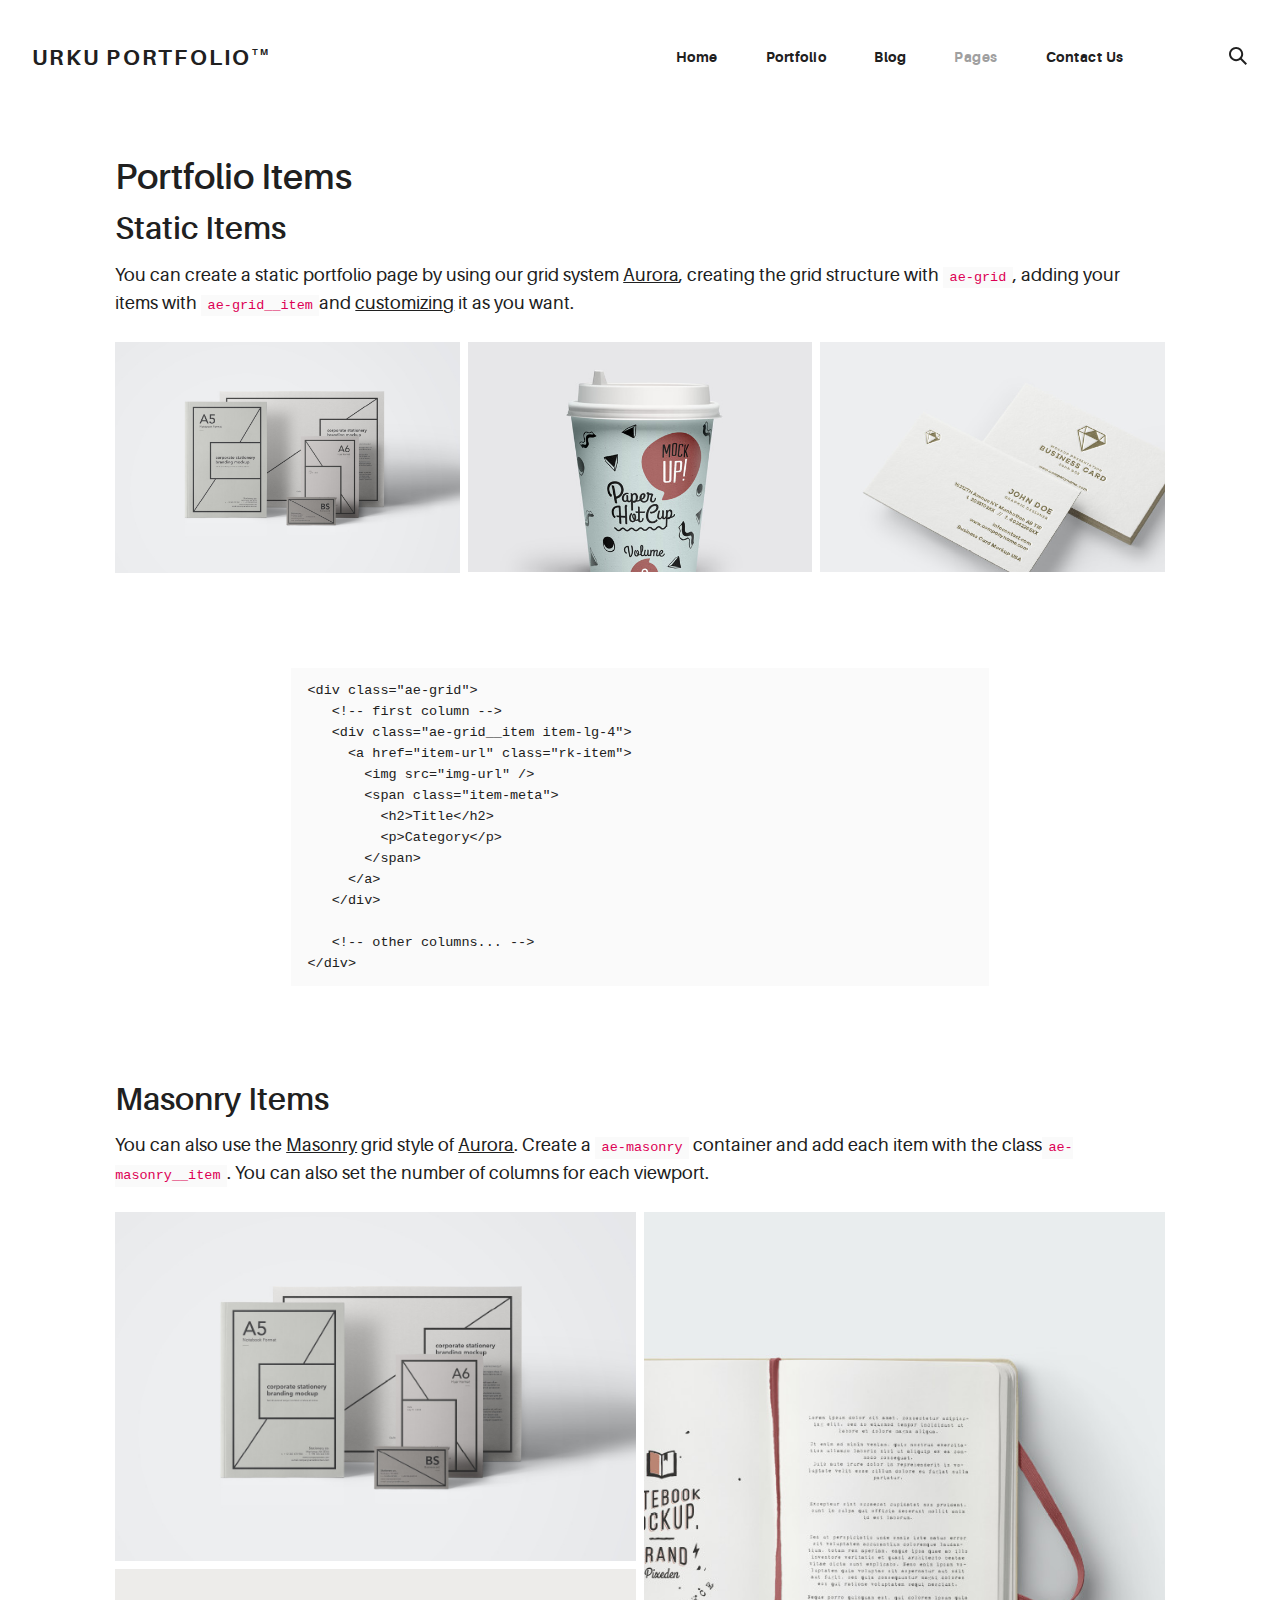
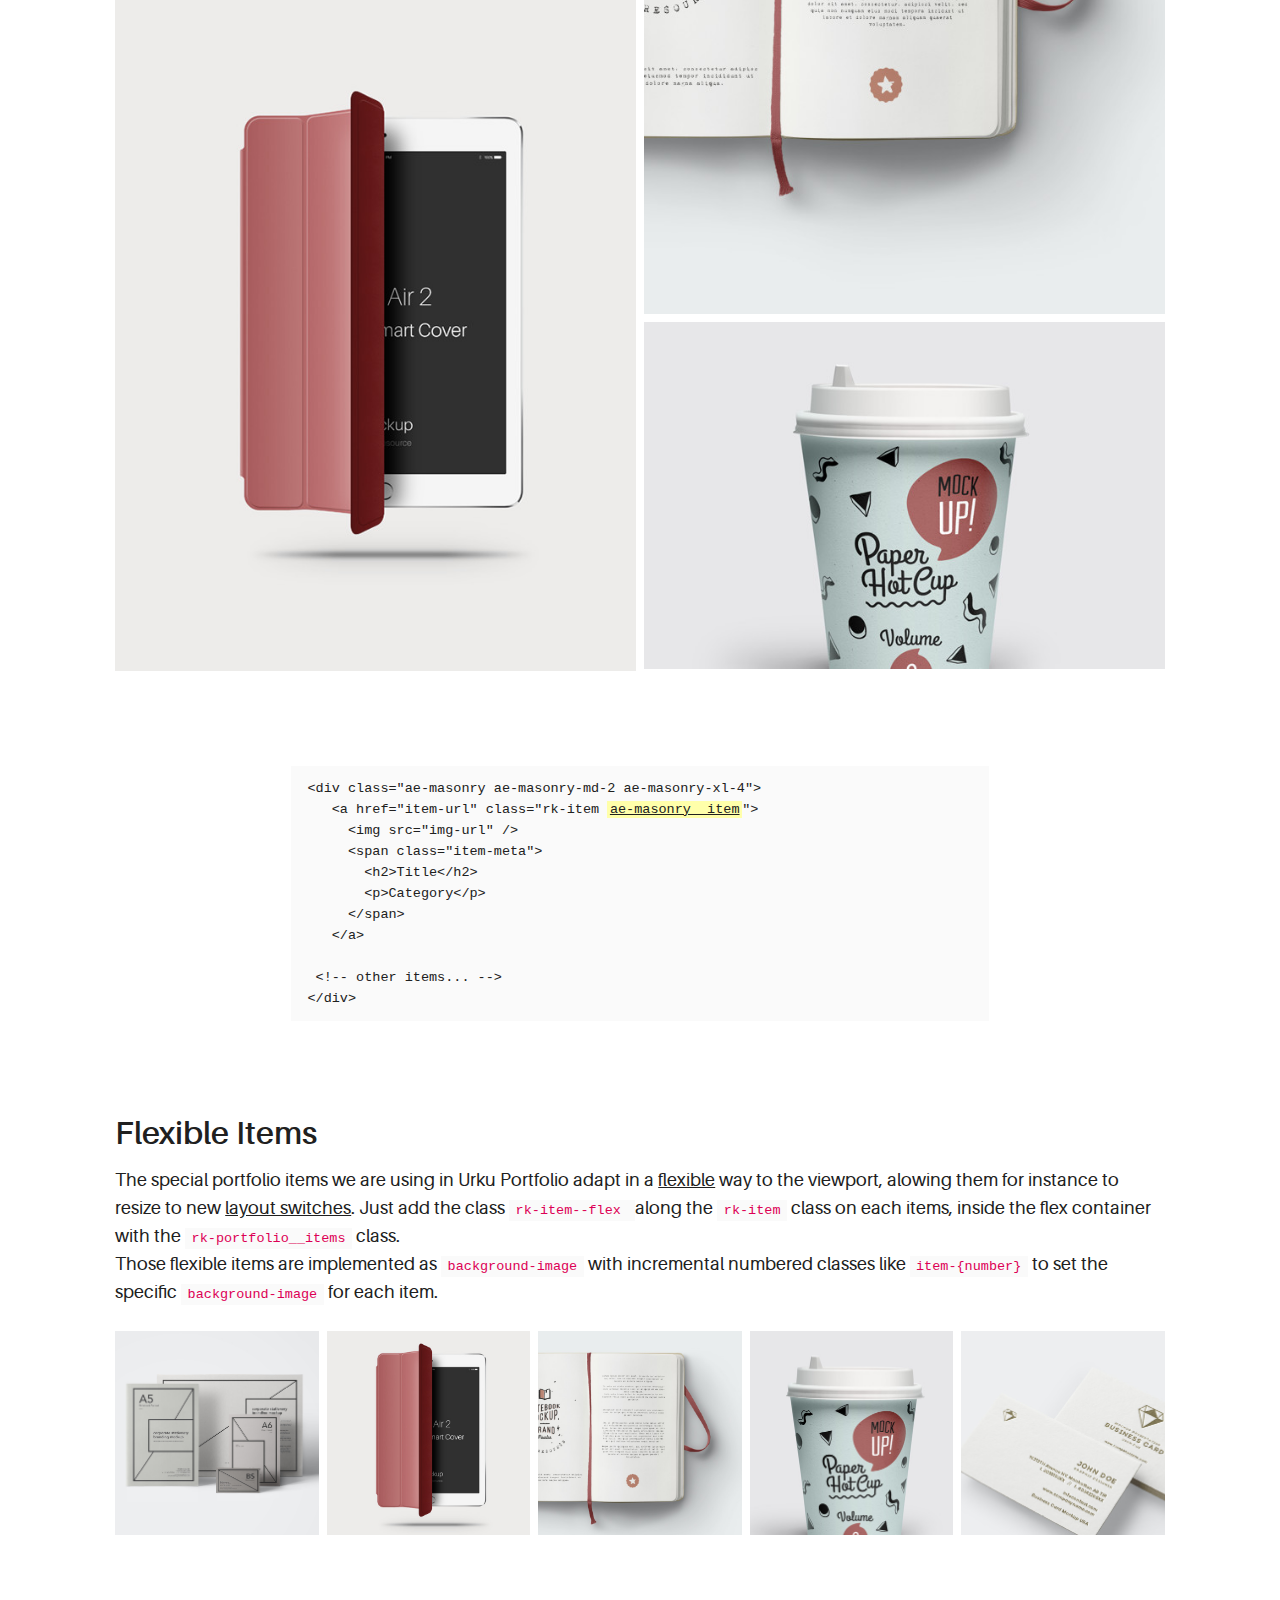
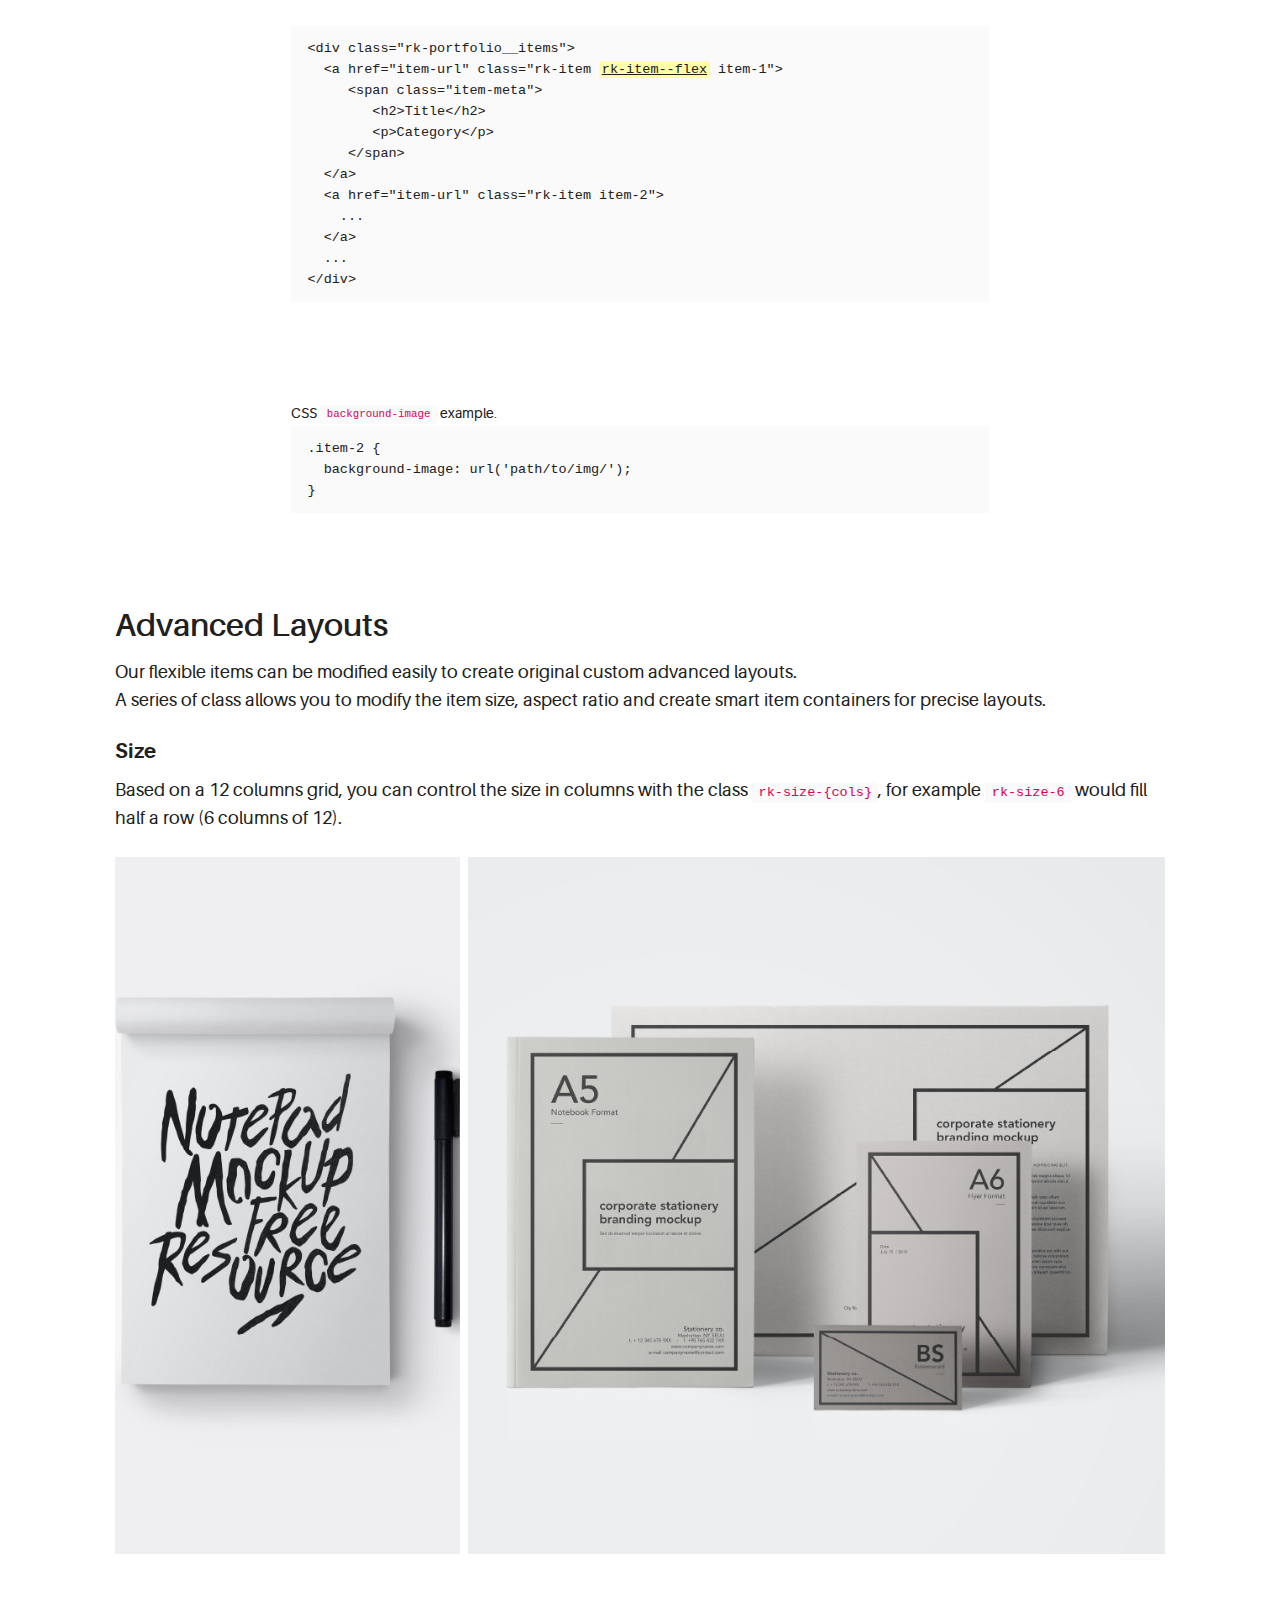
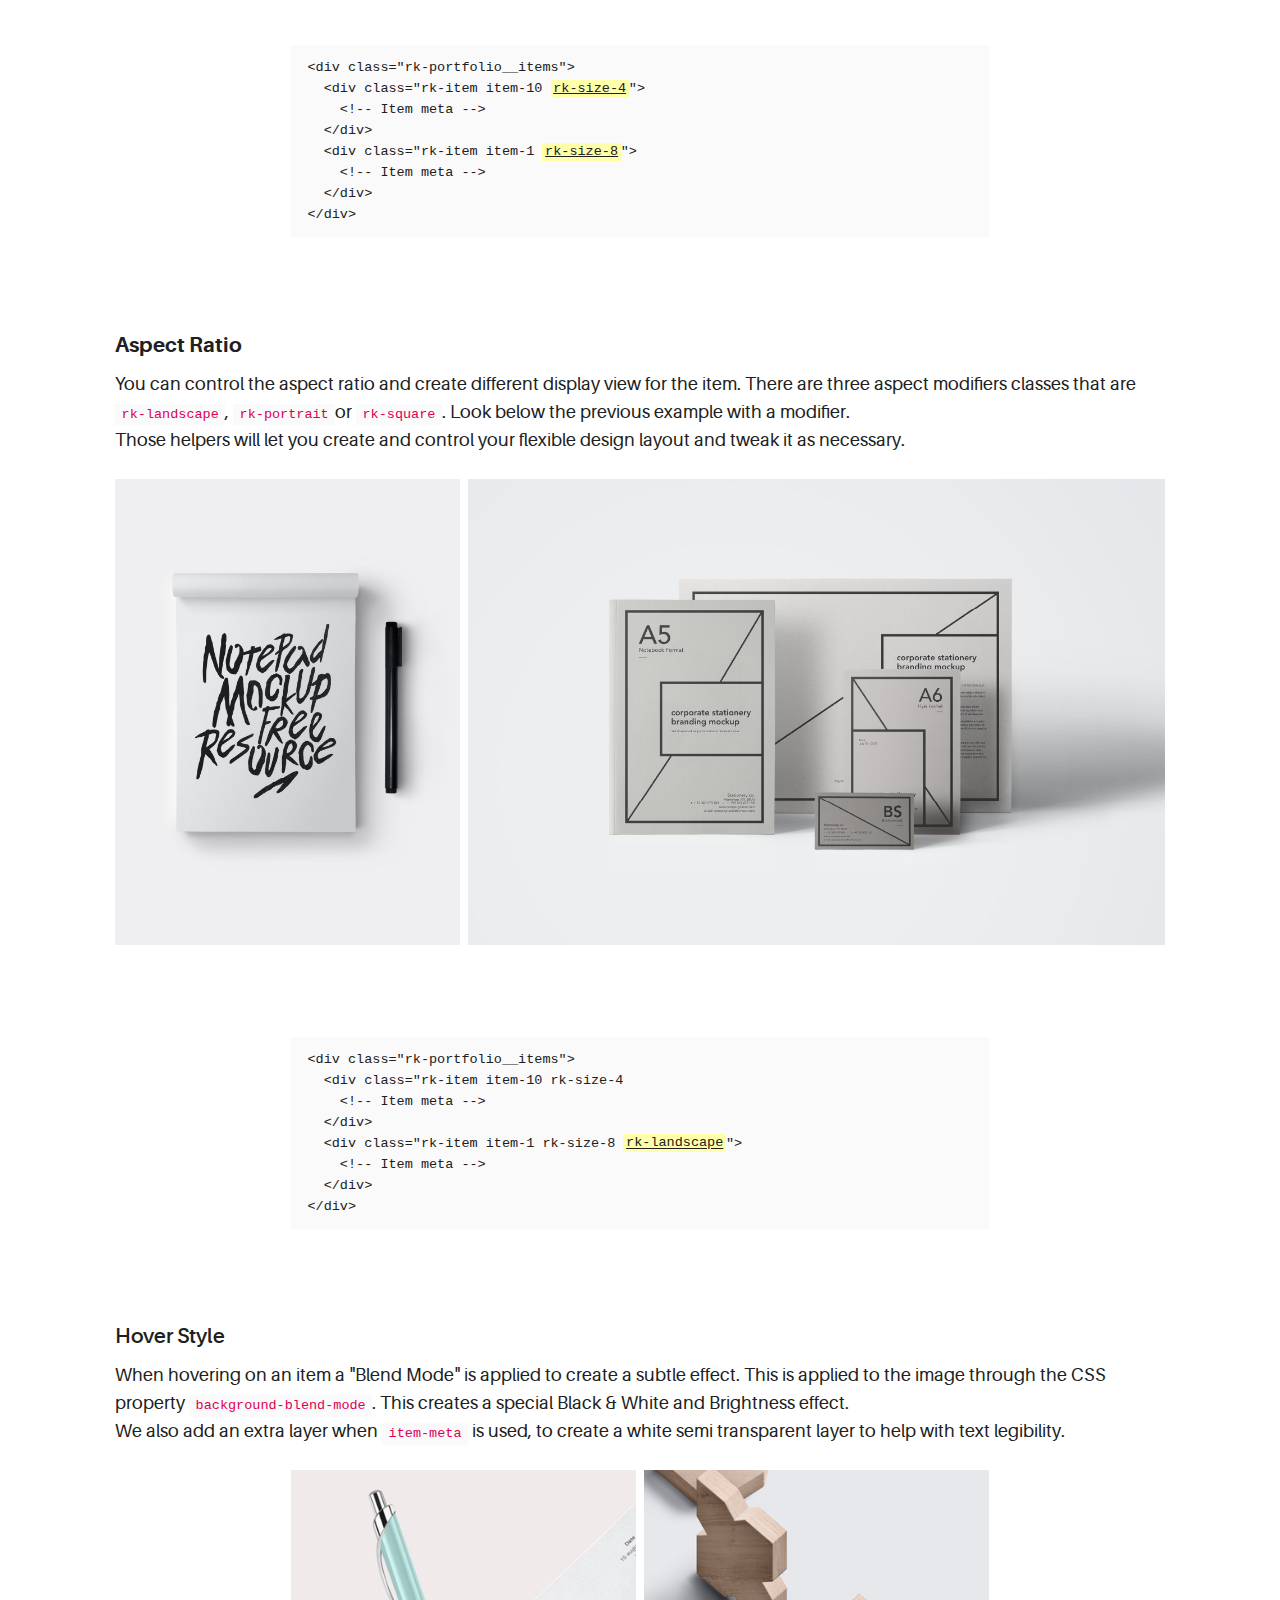
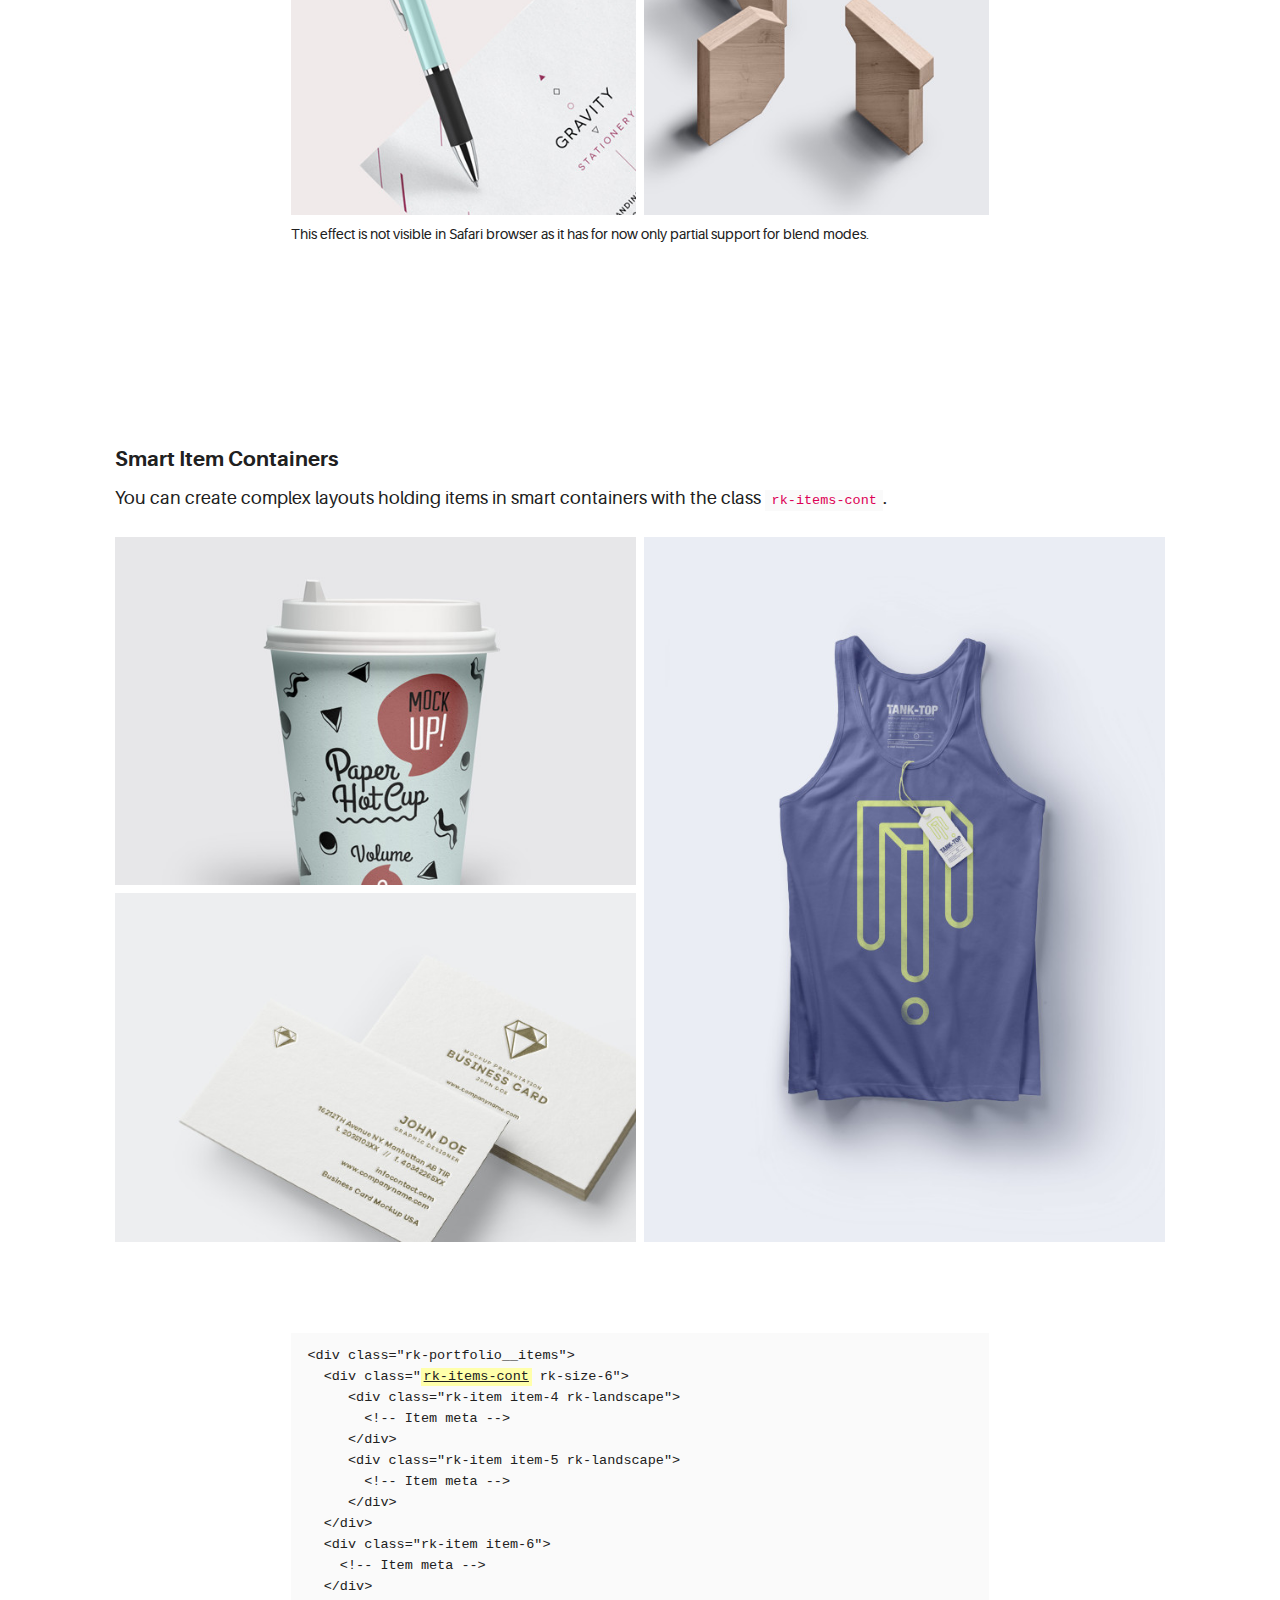
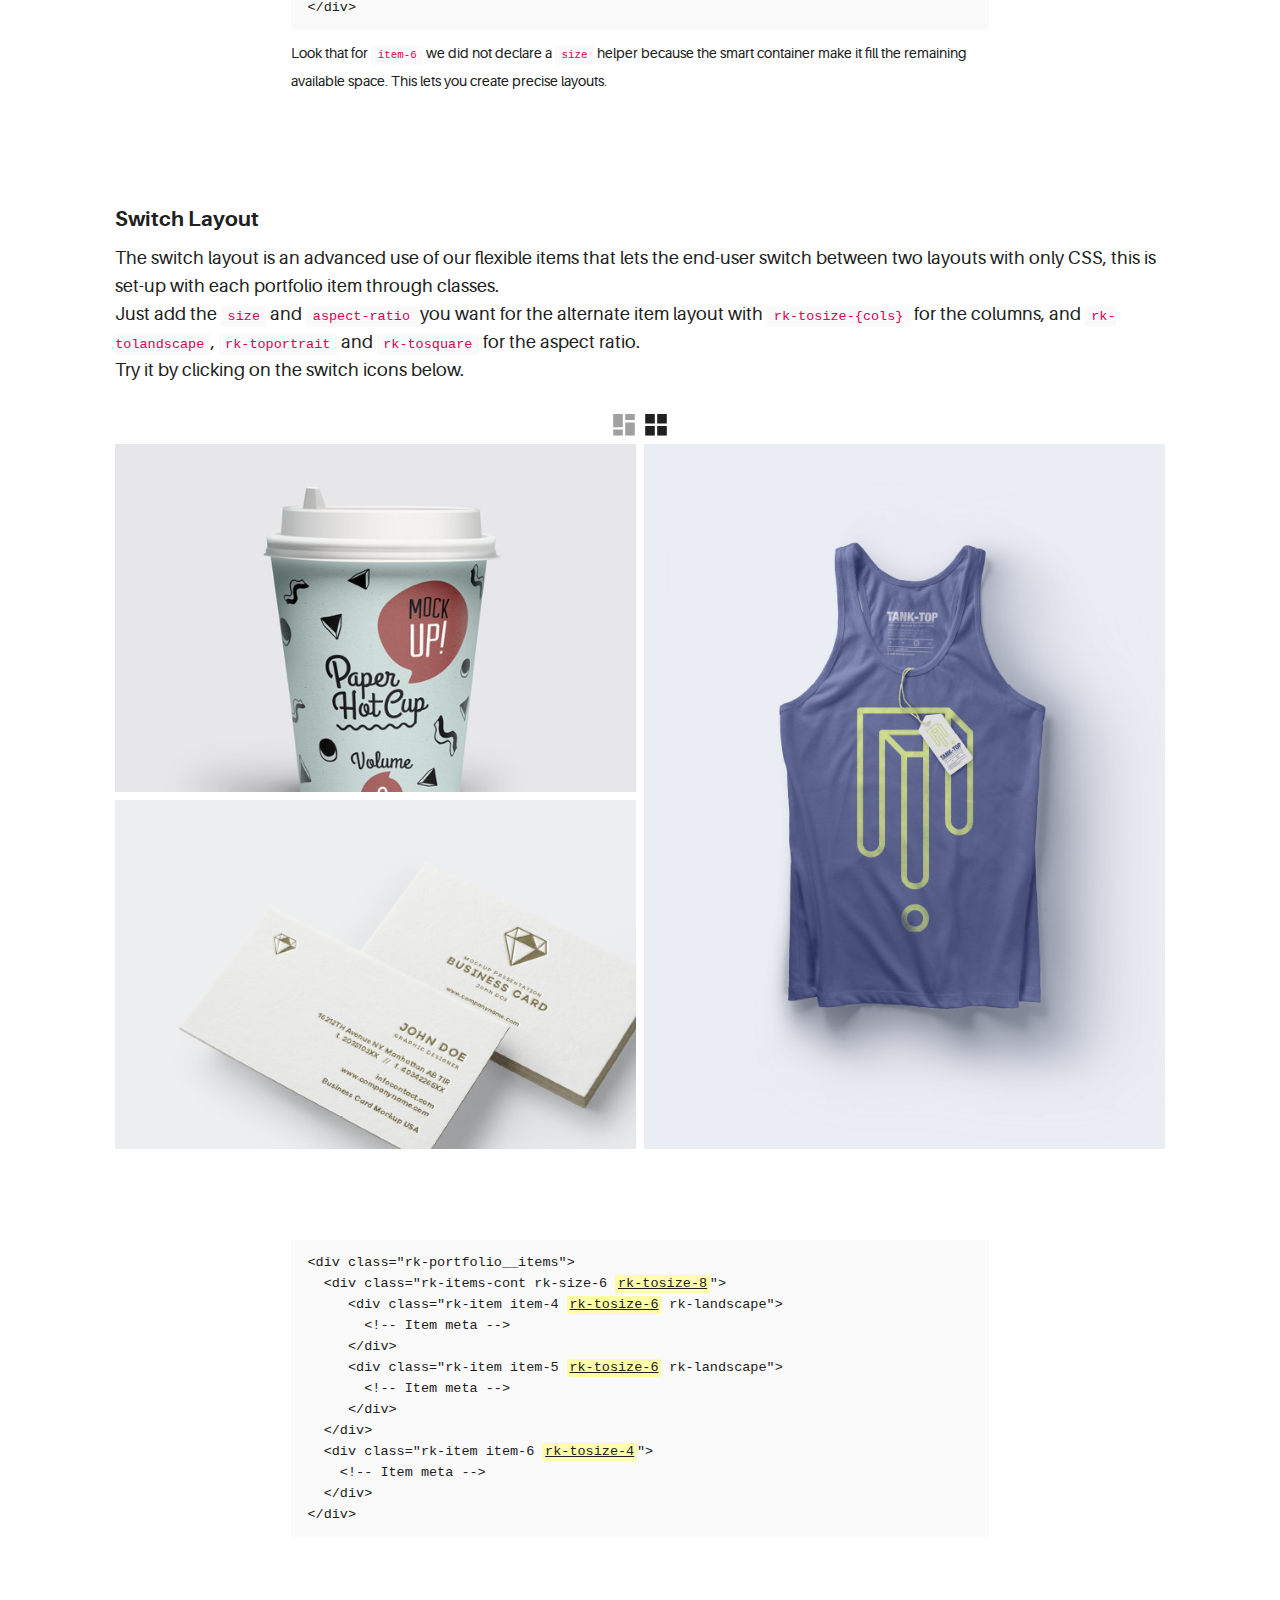
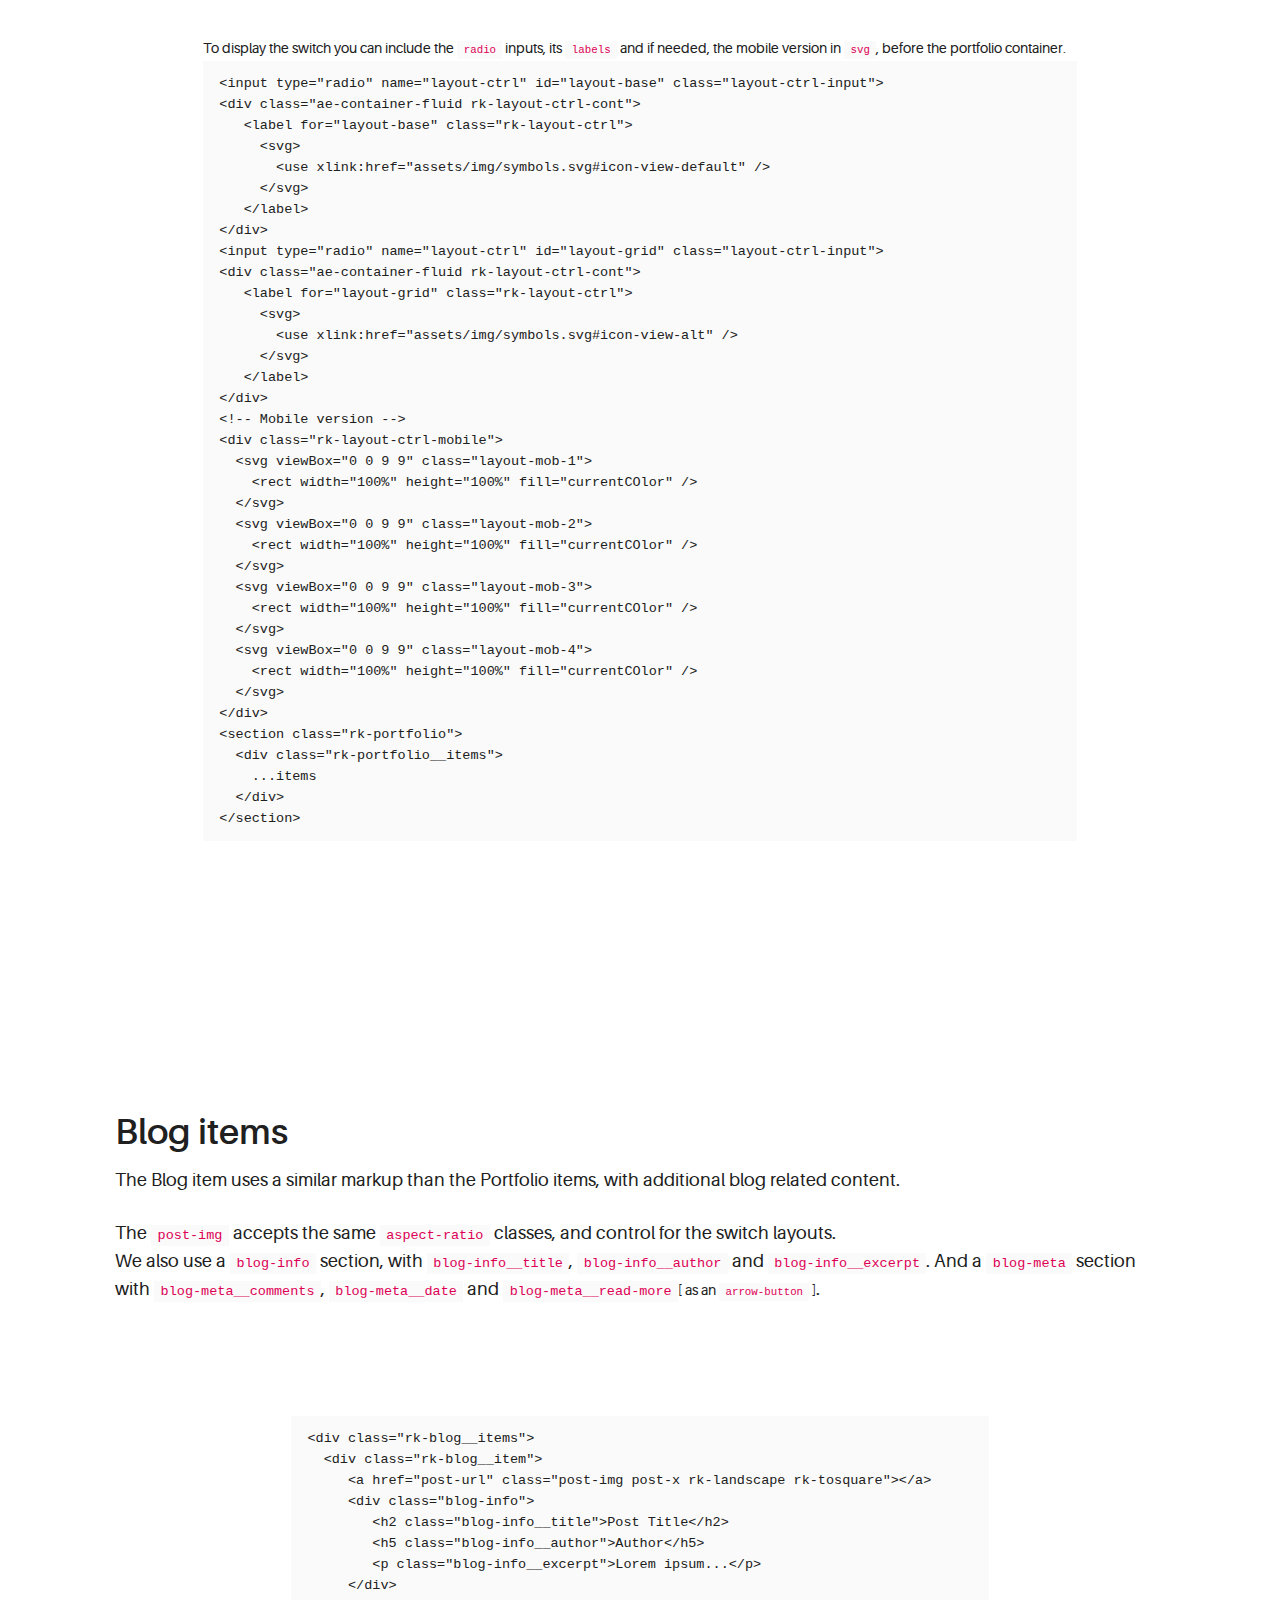
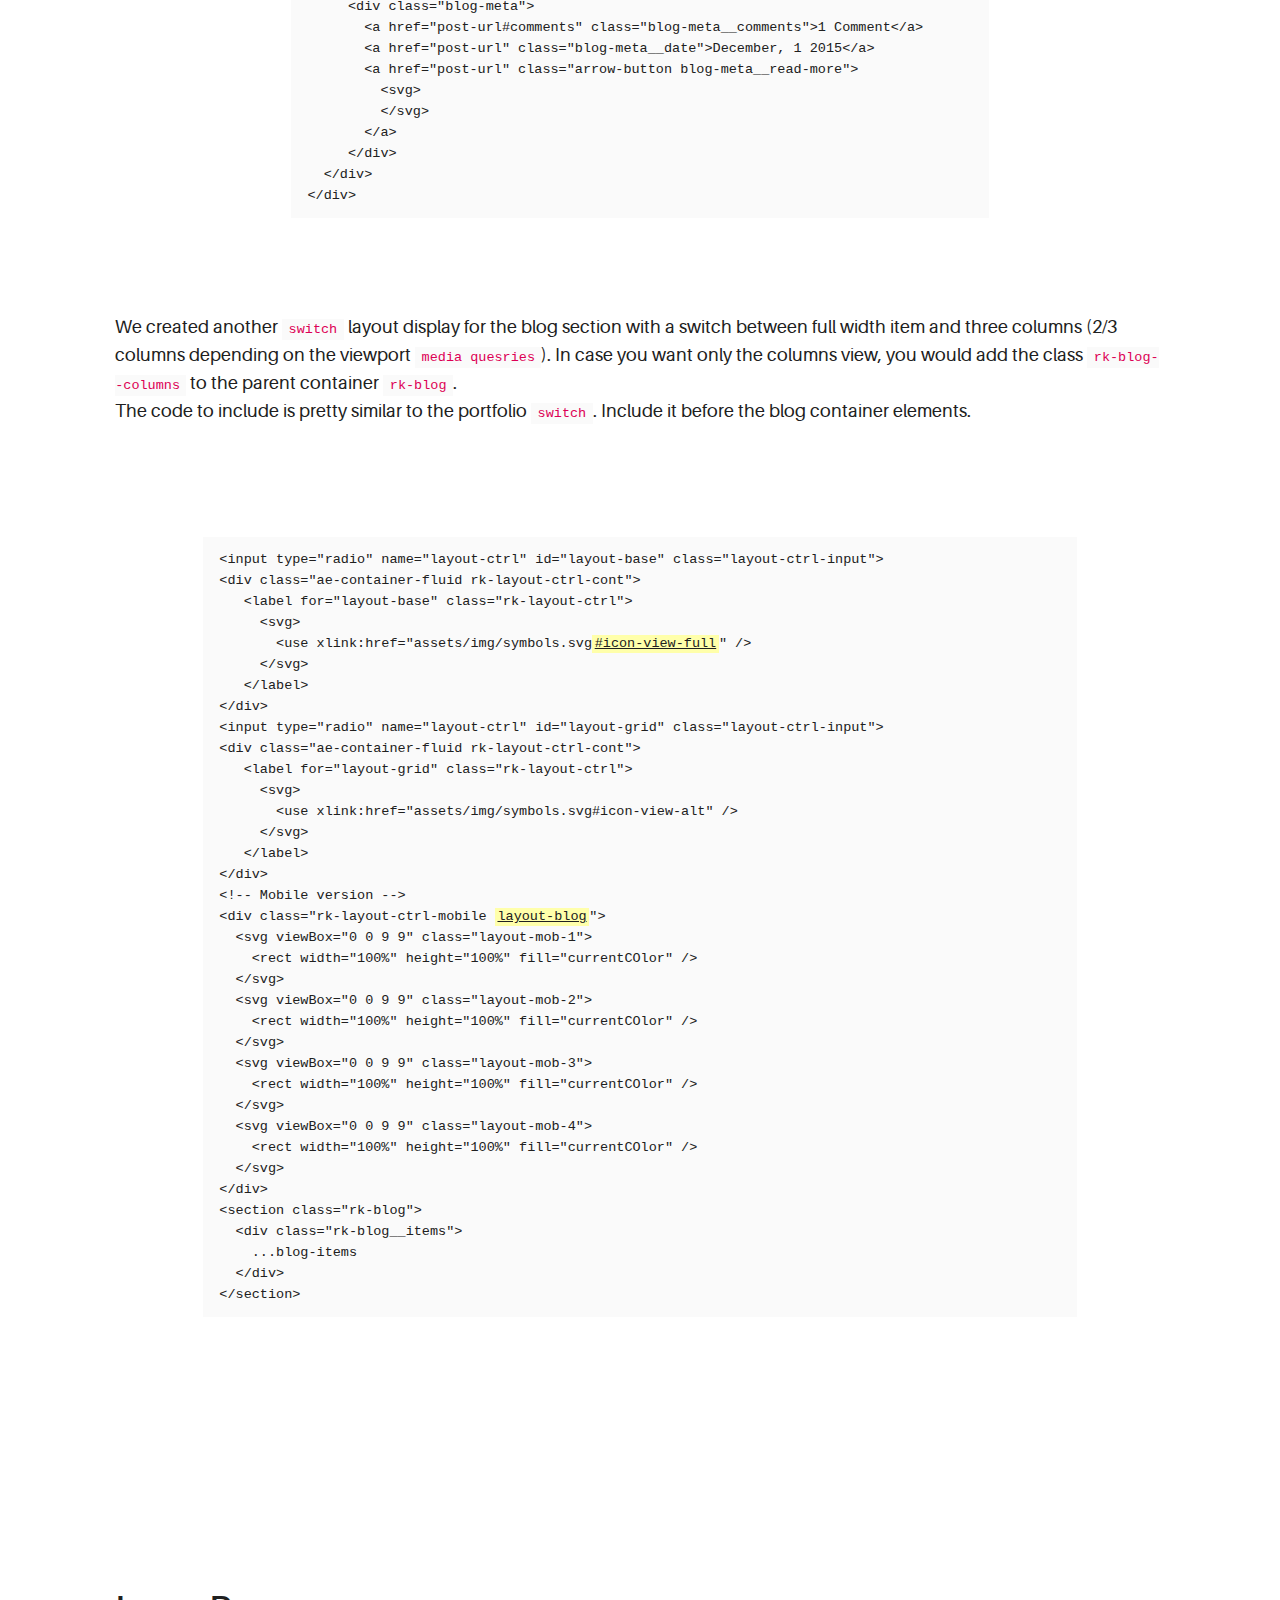
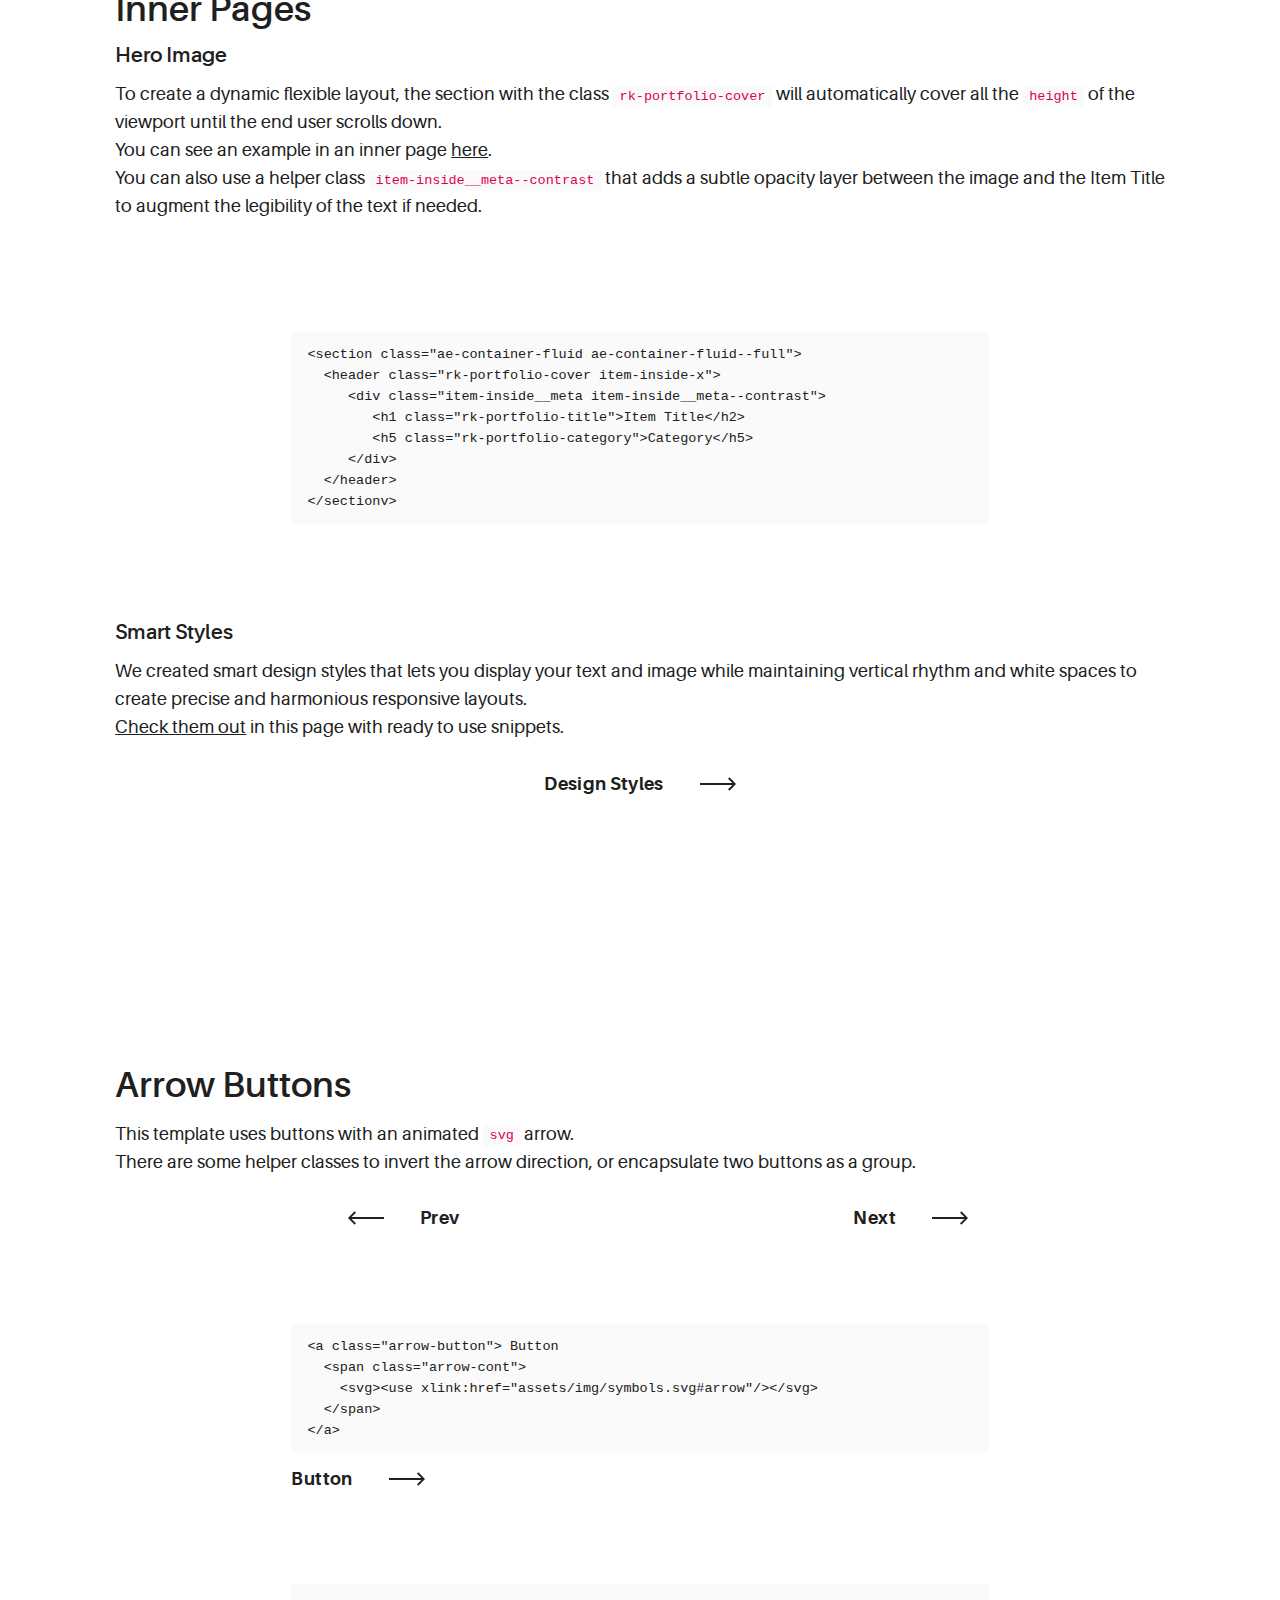
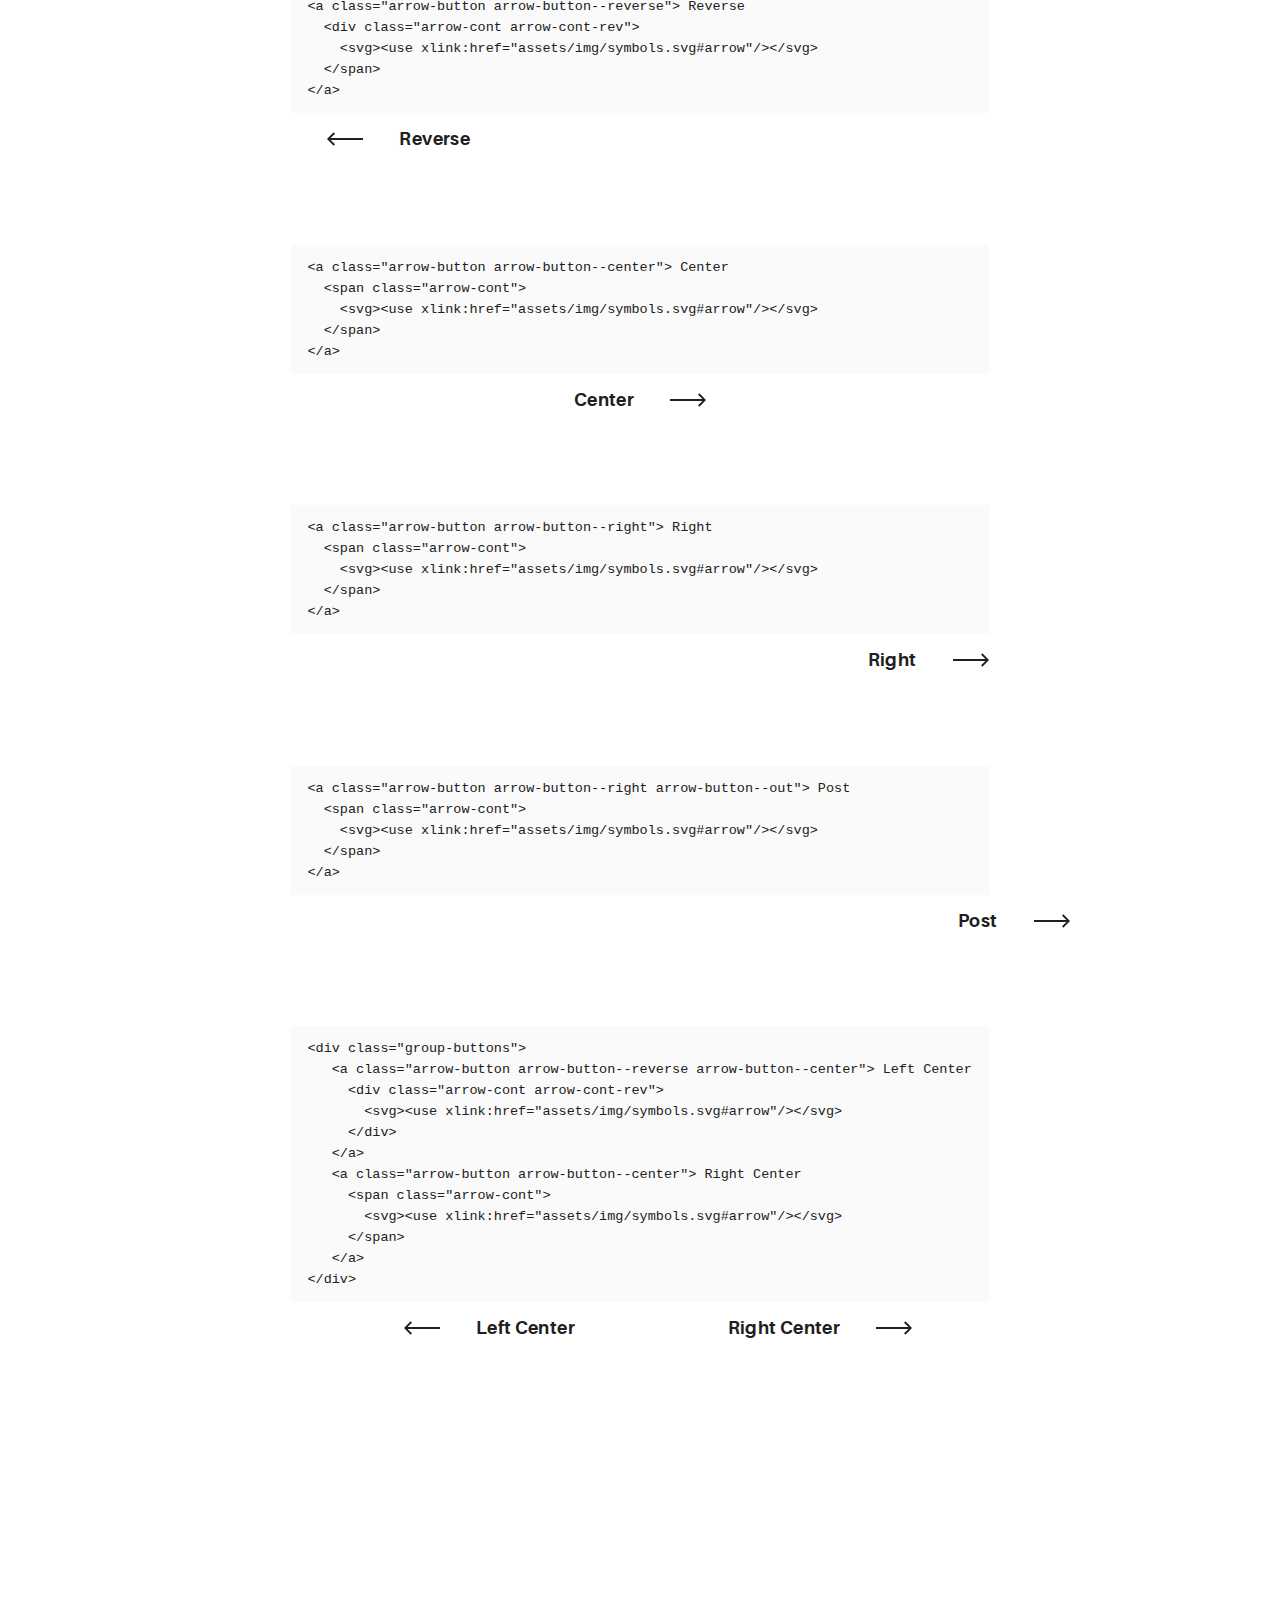
<file: documentation.html>
<!DOCTYPE html>
<html>
  <head>
    <meta name="viewport" content="width=device-width, initial-scale=1.0">
    <meta charset="UTF-8">
    <title>Urku Portfolio :: Pixeden</title>
    <link rel="icon" type="image/svg+xml" href="assets/img/urku-ico.svg">
    <link rel="stylesheet" href="assets/css/aurora-pack.min.css">
    <link rel="stylesheet" href="assets/css/aurora-theme-base.min.css">
    <link rel="stylesheet" href="assets/css/urku.css">
  </head>
  <body class="top-fixed">
    <header class="ae-container-fluid ae-container-fluid--full rk-header ">
      <input type="checkbox" id="mobile-menu" class="rk-mobile-menu">
      <label for="mobile-menu">
        <svg>
          <use xlink:href="assets/img/symbols.svg#bar"></use>
        </svg>
        <svg>
          <use xlink:href="assets/img/symbols.svg#bar"></use>
        </svg>
        <svg>
          <use xlink:href="assets/img/symbols.svg#bar"></use>
        </svg>
      </label>
      <div class="ae-container-fluid rk-topbar">
        <h1 class="rk-logo"><a href="index.html">urku portfolio<sup>tm</sup></a></h1>
        <nav class="rk-navigation">
          <ul class="rk-menu">
            <li class="rk-menu__item"><a href="index.html" class="rk-menu__link">Home</a>
            </li>
            <li class="rk-menu__item"><a href="portfolio.html" class="rk-menu__link">Portfolio</a>
              <nav class="rk-menu__sub">
                <ul class="rk-container">
                  <li class="rk-menu__item"><a href="portfolio.html" class="rk-menu__link">Flex</a></li>
                  <li class="rk-menu__item"><a href="portfolio-alt.html" class="rk-menu__link">Switch</a></li>
                  <li class="rk-menu__item"><a href="portfolio-raw.html" class="rk-menu__link">Static</a></li>
                  <li class="rk-menu__item"><a href="portfolio-masonry.html" class="rk-menu__link">Masonry</a></li>
                </ul>
              </nav>
            </li>
            <li class="rk-menu__item"><a href="blog.html" class="rk-menu__link">Blog</a>
            </li>
            <li class="active rk-menu__item"><a href="#0" class="rk-menu__link">Pages</a>
              <nav class="rk-menu__sub">
                <ul class="rk-container">
                  <li class="rk-menu__item"><a href="about.html" class="rk-menu__link">About</a></li>
                  <li class="rk-menu__item"><a href="documentation.html" class="rk-menu__link">Documentation</a></li>
                  <li class="rk-menu__item"><a href="design-styles.html" class="rk-menu__link">Design Styles</a></li>
                </ul>
              </nav>
            </li>
            <li class="rk-menu__item"><a href="contact.html" class="rk-menu__link">Contact Us</a>
            </li>
          </ul>
          <form class="rk-search">
            <input type="text" placeholder="Search" id="urku-search" class="rk-search-field">
            <label for="urku-search">
              <svg>
                <use xlink:href="assets/img/symbols.svg#icon-search"></use>
              </svg>
            </label>
          </form>
        </nav>
      </div>
    </header>
    <style>
      .hash-link {
        position: relative;
      }
      .hash-link:before {
        content: '#';
        opacity: 0;
        position: absolute;
        right: 100%;
        transform: translatex(.25em);
        transition: .3s;
      }
      .hash-link:hover:before {
        opacity: 1;
        transform: translatex(0);
      }
      
      .layout-ctrl-input:checked + .demo-switch {
        color: #a0a0a0;
      }
      .demo-switch {
        cursor: pointer;
        display: none;
        height: 32px;
        transition: color .3s;
        width: 28px;
      }
      .demo-switch:hover {
        color: #a0a0a0;
      }
      .demo-switch svg {
        height: 100%;
        width: 100%;
      }
      
      @media (min-width: 40em) {
        .demo-switch {
          display: inline-block !important;
        }
      }
      
    </style>
    <section class="ae-container-fluid ae-container-fluid--full rk-main">
      <div class="item-inside__meta">
        <h1 class="ae-u-bolder rk-portfolio-title ">Documentation</h1>
      </div>
      <div class="ae-container-fluid ae-container-fluid--inner">
        <div class="ae-grid ae-grid au-xs-ptp-1">
          <div class="ae-grid__item item-lg-12">
            <h2 id="portfolio-items"><a href="#portfolio-items" class="hash-link">Portfolio Items</a>
            </h2>
            <h3 id="static-items"><a href="#static-items" class="hash-link">Static Items</a>
            </h3>
            <p>You can create a static portfolio page by using our grid system <a href="http://themes-pixeden.com/aurora-kit/grid.html" class="au-underline">Aurora</a>, creating the grid structure with <code>ae-grid</code>, adding your items with <code>ae-grid__item</code>and <a href="http://themes-pixeden.com/aurora-kit/grid.html" class="au-underline">customizing</a> it as you want. </p>
            <div class="ae-grid">
              <div class="ae-grid__item item-lg-4"><a href="portfolio-item.html" class="rk-item"><img src="assets/img/project-1.jpg" alt="">
                  <div class="item-meta">
                    <h2>Essential Stationery</h2>
                    <p>Branding</p>
                  </div></a></div>
              <div class="ae-grid__item item-lg-4"><a href="portfolio-item.html" class="rk-item"><img src="assets/img/project-4.jpg" alt="">
                  <div class="item-meta">
                    <h2>Tumblr hammock</h2>
                    <p>Packaging</p>
                  </div></a></div>
              <div class="ae-grid__item item-lg-4"><a href="portfolio-item.html" class="rk-item"><img src="assets/img/project-5.jpg" alt="">
                  <div class="item-meta">
                    <h2>Biodiesel etsy</h2>
                    <p>Branding</p>
                  </div></a></div>
            </div>
          </div>
        </div>
        <div class="ae-grid au-xs-ptp-1">
          <div class="ae-grid__item item-lg-8 item-lg--offset-2">
            <pre><code>&lt;div class=&quot;ae-grid&quot;&gt; 
   &lt;!-- first column --&gt;
   &lt;div class=&quot;ae-grid__item item-lg-4&quot;&gt; 
     &lt;a href=&quot;item-url&quot; class=&quot;rk-item&quot;&gt;
       &lt;img src=&quot;img-url&quot; /&gt;
       &lt;span class=&quot;item-meta&quot;&gt;
         &lt;h2&gt;Title&lt;/h2&gt;
         &lt;p&gt;Category&lt;/p&gt;
       &lt;/span&gt;
     &lt;/a&gt;
   &lt;/div&gt;
   &nbsp;
   &lt;!-- other columns... --&gt;
&lt;/div&gt;</code></pre>
          </div>
        </div>
        <div class="ae-grid ae-grid au-xs-ptp-1">
          <div class="ae-grid__item item-lg-12">
            <h3 id="masonry-items"><a href="#masonry-items" class="hash-link">Masonry Items</a>
            </h3>
            <p>You can also use the <a href="http://themes-pixeden.com/aurora-kit/grid.html#masonry-grid" class="au-underline">Masonry</a> grid style of <a href="http://themes-pixeden.com/aurora-kit/grid.html" class="au-underline">Aurora</a>. Create a <code>ae-masonry</code> container and add each item with the class<code>ae-masonry__item</code>. You can also set the number of columns for each viewport.</p>
            <div class="ae-masonry ae-masonry-md-2"><a href="portfolio-item.html" class="rk-item ae-masonry__item"><img src="assets/img/project-1.jpg" alt="">
                <div class="item-meta">
                  <h2>Essential Stationery</h2>
                  <p>Branding</p>
                </div></a><a href="portfolio-item.html" class="rk-item ae-masonry__item"><img src="assets/img/project-2.jpg" alt="">
                <div class="item-meta">
                  <h2>Pickled Tousled</h2>
                  <p>Art Direction</p>
                </div></a><a href="portfolio-item.html" class="rk-item ae-masonry__item"><img src="assets/img/project-3.jpg" alt="">
                <div class="item-meta">
                  <h2>Waistcoat vegan</h2>
                  <p>Graphic Design</p>
                </div></a><a href="portfolio-item.html" class="rk-item ae-masonry__item"><img src="assets/img/project-4.jpg" alt="">
                <div class="item-meta">
                  <h2>Tumblr hammock</h2>
                  <p>Packaging</p>
                </div></a>
            </div>
          </div>
        </div>
        <div class="ae-grid au-xs-ptp-1">
          <div class="ae-grid__item item-lg-8 item-lg--offset-2">
            <pre><code>&lt;div class=&quot;ae-masonry ae-masonry-md-2 ae-masonry-xl-4&quot;&gt; 
   &lt;a href=&quot;item-url&quot; class=&quot;rk-item <ins>ae-masonry__item</ins>&quot;&gt;
     &lt;img src=&quot;img-url&quot; /&gt;
     &lt;span class=&quot;item-meta&quot;&gt;
       &lt;h2&gt;Title&lt;/h2&gt;
       &lt;p&gt;Category&lt;/p&gt;
     &lt;/span&gt;
   &lt;/a&gt;
 &nbsp;
 &lt;!-- other items... --&gt;
&lt;/div&gt;</code></pre>
          </div>
        </div>
        <div class="ae-grid ae-grid au-xs-ptp-1">
          <div class="ae-grid__item item-lg-12">
            <h3 id="flexible-items"><a href="#flexible-items" class="hash-link">Flexible Items</a>
            </h3>
            <p>The special portfolio items we are using in Urku Portfolio adapt in a <a href="https://developer.mozilla.org/en-US/docs/Web/CSS/CSS_Flexible_Box_Layout/Using_CSS_flexible_boxes" target="_balnk" class="au-underline">flexible</a> way to the viewport, alowing them for instance to resize to new <a href="#switch-layout" class="au-underline">layout switches</a>. Just add the class <code>rk-item--flex </code> along the <code>rk-item</code> class on each items, inside the flex container with the <code>rk-portfolio__items</code> class.<br>Those flexible items are implemented as <code>background-image</code> with incremental numbered classes like <code>item-{number}</code> to set the specific <code>background-image</code> for each item.</p>
          </div>
        </div>
        <div class="rk-portfolio__items"><a href="portfolio-item.html" class="item-1 rk-item rk-item--flex"><span class="item-meta">
              <h2>Essential Stationery</h2>
              <p>Branding</p></span></a><a href="portfolio-item.html" class="item-2 rk-item rk-item--flex"><span class="item-meta">
              <h2>Pickled Tousled</h2>
              <p>Art Direction</p></span></a><a href="portfolio-item.html" class="item-3 rk-item rk-item--flex"><span class="item-meta">
              <h2>Waistcoat vegan</h2>
              <p>Graphic Design</p></span></a><a href="portfolio-item.html" class="item-4 rk-item rk-item--flex"><span class="item-meta">
              <h2>Tumblr hammock</h2>
              <p>Packaging</p></span></a><a href="portfolio-item.html" class="item-5 rk-item rk-item--flex"><span class="item-meta">
              <h2>Biodiesel etsy</h2>
              <p>Branding</p></span></a>
        </div>
        <div class="ae-grid au-xs-ptp-1">
          <div class="ae-grid__item item-lg-8 item-lg--offset-2">
            <pre><code>&lt;div class=&quot;rk-portfolio__items&quot;&gt; 
  &lt;a href=&quot;item-url&quot; class=&quot;rk-item <ins>rk-item--flex</ins> item-1&quot;&gt;
     &lt;span class=&quot;item-meta&quot;&gt;
        &lt;h2&gt;Title&lt;/h2&gt;
        &lt;p&gt;Category&lt;/p&gt;
     &lt;/span&gt;
  &lt;/a&gt;
  &lt;a href=&quot;item-url&quot; class=&quot;rk-item item-2&quot;&gt;
    ...
  &lt;/a&gt;
  ...
&lt;/div&gt;</code></pre>
          </div>
        </div>
        <div class="ae-grid au-xs-ptp-1">
          <div class="ae-grid__item item-lg-8 item-lg--offset-2"><span><small>CSS <code>background-image</code> example.</small></span>
            <pre><code>.item-2 {
  background-image: url('path/to/img/');
}</code></pre>
          </div>
        </div>
        <div class="ae-grid au-xs-ptp-1">
          <div class="ae-grid__item item-lg-12">
            <h3 id="advanced-layouts"><a href="#advanced-layouts" class="hash-link">Advanced Layouts</a>
            </h3>
            <p>Our flexible items can be modified easily to create original custom advanced layouts.<br>A series of class allows you to modify the item size, aspect ratio and create smart item containers for precise layouts.</p>
            <h5 id="size" class="ae-u-bolder"><a href="#size" class="hash-link">Size</a>
            </h5>
            <p>Based on a 12 columns grid, you can control the size in columns with the class <code>rk-size-{cols}</code>, for example <code>rk-size-6</code> would fill half a row (6 columns of 12).</p>
            <div class="rk-portfolio__items">
              <div class="rk-item rk-item--flex item-10 rk-size-4"></div>
              <div class="rk-item rk-item--flex item-1 rk-size-8"></div>
            </div>
          </div>
        </div>
        <div class="ae-grid au-xs-ptp-1">
          <div class="ae-grid__item item-lg-8 item-lg--offset-2">
            <pre><code>&lt;div class=&quot;rk-portfolio__items&quot;&gt; 
  &lt;div class=&quot;rk-item item-10 <ins>rk-size-4</ins>&quot;&gt;
    &lt;!-- Item meta --&gt;
  &lt;/div&gt;
  &lt;div class=&quot;rk-item item-1 <ins>rk-size-8</ins>&quot;&gt;
    &lt;!-- Item meta --&gt;
  &lt;/div&gt;
&lt;/div&gt;</code></pre>
          </div>
        </div>
        <div class="ae-grid au-xs-ptp-1">
          <div class="ae-grid__item item-lg-12">
            <h5 id="aspect-ratio" class="ae-u-bolder"><a href="#aspect-ratio" class="hash-link">Aspect Ratio</a>
            </h5>
            <p>You can control the aspect ratio and create different display view for the item. There are three aspect modifiers classes that are <code>rk-landscape</code>, <code>rk-portrait</code>or <code>rk-square</code>. Look below the previous example with a modifier. <br>Those helpers will let you create and control your flexible design layout and tweak it as necessary.</p>
            <div class="rk-portfolio__items">
              <div class="rk-item rk-item--flex item-10 rk-size-4"></div>
              <div class="rk-item rk-item--flex item-1 rk-size-8 rk-landscape"></div>
            </div>
          </div>
        </div>
        <div class="ae-grid au-xs-ptp-1 au-xs-pbp-1">
          <div class="ae-grid__item item-lg-8 item-lg--offset-2">
            <pre><code>&lt;div class=&quot;rk-portfolio__items&quot;&gt; 
  &lt;div class=&quot;rk-item item-10 rk-size-4
    &lt;!-- Item meta --&gt;
  &lt;/div&gt;
  &lt;div class=&quot;rk-item item-1 rk-size-8 <ins>rk-landscape</ins>&quot;&gt;
    &lt;!-- Item meta --&gt;
  &lt;/div&gt;
&lt;/div&gt;</code></pre>
          </div>
        </div>
        <div class="ae-grid ae-grid">
          <div class="ae-grid__item item-lg-12">
            <h5 id="hover-style"><a href="#hover-style" class="hash-link">Hover Style</a>
            </h5>
            <p>When hovering on an item a "Blend Mode" is applied to create a subtle effect. This is applied to the image through the CSS property <code>background-blend-mode</code>. This creates a special Black &amp; White and Brightness effect.<br>We also add an extra layer when <code>item-meta</code> is used, to create a white semi transparent layer to help with text legibility.</p>
            <div class="ae-grid au-xs-pbp-1">
              <div class="ae-grid__item item-lg-8 item-lg--offset-2">
                <div class="rk-portfolio__items"><a href="#0" class="rk-item rk-item--flex item-7"></a><a href="#0" class="rk-item rk-item--flex item-8 rk-landscape">
                    <div class="item-meta">
                      <h2>Trust fund</h2>
                      <p>Packaging</p>
                    </div></a></div>
                <p><small> This effect is not visible in Safari browser as it has for now only partial support for blend modes.</small></p>
              </div>
            </div>
          </div>
        </div>
        <div class="ae-grid au-xs-ptp-1">
          <div class="ae-grid__item item-lg-12">
            <h5 id="smart-item-containers" class="ae-u-bolder"><a href="#smart-item-containers" class="hash-link">Smart Item Containers</a>
            </h5>
            <p>You can create complex layouts holding items in smart containers with the class <code>rk-items-cont</code>.</p>
            <div class="rk-portfolio__items">
              <div class="rk-items-cont rk-size-6">
                <div class="rk-item rk-item--flex item-4 rk-landscape"></div>
                <div class="rk-item rk-item--flex item-5 rk-landscape"></div>
              </div>
              <div class="rk-item rk-item--flex item-6"></div>
            </div>
          </div>
        </div>
        <div class="ae-grid au-xs-ptp-1">
          <div class="ae-grid__item item-lg-8 item-lg--offset-2">
            <pre><code>&lt;div class=&quot;rk-portfolio__items&quot;&gt; 
  &lt;div class=&quot;<ins>rk-items-cont</ins> rk-size-6&quot;&gt;
     &lt;div class=&quot;rk-item item-4 rk-landscape&quot;&gt;
       &lt;!-- Item meta --&gt;
     &lt;/div&gt;
     &lt;div class=&quot;rk-item item-5 rk-landscape&quot;&gt;
       &lt;!-- Item meta --&gt;
     &lt;/div&gt;
  &lt;/div&gt;
  &lt;div class=&quot;rk-item item-6&quot;&gt;
    &lt;!-- Item meta --&gt;
  &lt;/div&gt;
&lt;/div&gt;</code></pre>
            <p> <small>Look that for <code>item-6</code> we did not declare a <code>size</code> helper because the smart container make it fill the remaining available space. This lets you create precise layouts.</small></p>
          </div>
        </div>
        <div class="ae-grid au-xs-ptp-1">
          <div class="ae-grid__item item-lg-12">
            <h5 id="switch-layout" class="ae-u-bolder"><a href="#switch-layout" class="hash-link">Switch Layout</a>
            </h5>
            <p>The switch layout is an advanced use of our flexible items that lets the end-user switch between two layouts with only CSS, this is set-up with each portfolio item through classes.<br>Just add the <code>size</code> and <code>aspect-ratio</code> you want for the alternate item layout with <code>rk-tosize-{cols}</code> for the columns, and <code>rk-tolandscape</code>, <code>rk-toportrait</code> and <code>rk-tosquare</code> for the aspect ratio. <br>Try it by clicking on the switch icons below.</p>
          </div>
        </div>
        <div class="au-xs-ta-center">
          <input type="radio" name="layout-ctrl" checked id="layout-base" class="layout-ctrl-input">
          <label for="layout-base" class="demo-switch">
            <svg>
              <use xlink:href="assets/img/symbols.svg#icon-view-default"></use>
            </svg>
          </label>
          <input type="radio" name="layout-ctrl" id="layout-grid" class="layout-ctrl-input">
          <label for="layout-grid" class="demo-switch">
            <svg>
              <use xlink:href="assets/img/symbols.svg#icon-view-alt"></use>
            </svg>
          </label>
          <section class="rk-portfolio">
            <div class="rk-portfolio__items">
              <div class="rk-items-cont rk-size-6 rk-tosize-8">
                <div class="rk-item rk-item--flex item-4 rk-tosize-6 rk-landscape">
                  <div class="item-meta">
                    <h2>Tumblr hammock</h2>
                    <p>Packaging</p>
                  </div>
                </div>
                <div class="rk-item rk-item--flex item-5 rk-tosize-6 rk-landscape">
                  <div class="item-meta">
                    <h2>Biodiesel etsy</h2>
                    <p>Branding</p>
                  </div>
                </div>
              </div>
              <div class="rk-item rk-item--flex item-6 rk-tosize-4">
                <div class="item-meta">
                  <h2>Gentrify artisan</h2>
                  <p>Graphic Design</p>
                </div>
              </div>
            </div>
          </section>
        </div>
        <div class="ae-grid au-xs-ptp-1">
          <div class="ae-grid__item item-lg-8 item-lg--offset-2">
            <pre><code>&lt;div class=&quot;rk-portfolio__items&quot;&gt; 
  &lt;div class=&quot;rk-items-cont rk-size-6 <ins>rk-tosize-8</ins>&quot;&gt;
     &lt;div class=&quot;rk-item item-4 <ins>rk-tosize-6</ins> rk-landscape&quot;&gt;
       &lt;!-- Item meta --&gt;
     &lt;/div&gt;
     &lt;div class=&quot;rk-item item-5 <ins>rk-tosize-6</ins> rk-landscape&quot;&gt;
       &lt;!-- Item meta --&gt;
     &lt;/div&gt;
  &lt;/div&gt;
  &lt;div class=&quot;rk-item item-6 <ins>rk-tosize-4</ins>&quot;&gt;
    &lt;!-- Item meta --&gt;
  &lt;/div&gt;
&lt;/div&gt;</code></pre>
          </div>
        </div>
        <div class="ae-grid au-xs-ptp-1">
          <div class="ae-grid__item item-lg-10 item-lg--offset-1"><span> <small>To display the switch you can include the <code>radio</code> inputs, its <code>labels</code> and if needed, the mobile version in <code>svg</code>, before the portfolio container.</small></span>
            <pre><code>&lt;input type=&quot;radio&quot; name=&quot;layout-ctrl&quot; id=&quot;layout-base&quot; class=&quot;layout-ctrl-input&quot;&gt; 
&lt;div class=&quot;ae-container-fluid rk-layout-ctrl-cont&quot;&gt;
   &lt;label for=&quot;layout-base&quot; class=&quot;rk-layout-ctrl&quot;&gt;
     &lt;svg&gt;
       &lt;use xlink:href=&quot;assets/img/symbols.svg#icon-view-default&quot; /&gt;
     &lt;/svg&gt;
   &lt;/label&gt;
&lt;/div&gt;
&lt;input type=&quot;radio&quot; name=&quot;layout-ctrl&quot; id=&quot;layout-grid&quot; class=&quot;layout-ctrl-input&quot;&gt; 
&lt;div class=&quot;ae-container-fluid rk-layout-ctrl-cont&quot;&gt;
   &lt;label for=&quot;layout-grid&quot; class=&quot;rk-layout-ctrl&quot;&gt;
     &lt;svg&gt;
       &lt;use xlink:href=&quot;assets/img/symbols.svg#icon-view-alt&quot; /&gt;
     &lt;/svg&gt;
   &lt;/label&gt;
&lt;/div&gt;
&lt;!-- Mobile version --&gt;
&lt;div class=&quot;rk-layout-ctrl-mobile&quot;&gt;
  &lt;svg viewBox=&quot;0 0 9 9&quot; class=&quot;layout-mob-1&quot;&gt;
    &lt;rect width=&quot;100%&quot; height=&quot;100%&quot; fill=&quot;currentCOlor&quot; /&gt;
  &lt;/svg&gt;
  &lt;svg viewBox=&quot;0 0 9 9&quot; class=&quot;layout-mob-2&quot;&gt;
    &lt;rect width=&quot;100%&quot; height=&quot;100%&quot; fill=&quot;currentCOlor&quot; /&gt;
  &lt;/svg&gt;
  &lt;svg viewBox=&quot;0 0 9 9&quot; class=&quot;layout-mob-3&quot;&gt;
    &lt;rect width=&quot;100%&quot; height=&quot;100%&quot; fill=&quot;currentCOlor&quot; /&gt;
  &lt;/svg&gt;
  &lt;svg viewBox=&quot;0 0 9 9&quot; class=&quot;layout-mob-4&quot;&gt;
    &lt;rect width=&quot;100%&quot; height=&quot;100%&quot; fill=&quot;currentCOlor&quot; /&gt;
  &lt;/svg&gt;
&lt;/div&gt;
&lt;section class=&quot;rk-portfolio&quot;&gt;
  &lt;div class=&quot;rk-portfolio__items&quot;&gt;
    ...items
  &lt;/div&gt;
&lt;/section&gt;</code></pre>
          </div>
        </div>
        <div class="ae-grid ae-grid au-xs-ptp-3">
          <div class="ae-grid__item item-lg-12">
            <h2 id="blog-items"><a href="#blog-items" class="hash-link">Blog items</a>
            </h2>
            <p>The Blog item uses a similar markup than the Portfolio items, with additional blog related content.</p>
            <p>The <code>post-img</code> accepts the same <code>aspect-ratio</code> classes, and control for the switch layouts.<br>We also use a <code>blog-info</code> section, with <code>blog-info__title</code>, <code>blog-info__author</code> and <code>blog-info__excerpt</code>. And a <code>blog-meta</code> section with <code>blog-meta__comments</code>, <code>blog-meta__date</code> and <code>blog-meta__read-more</code><small>[ as an <code>arrow-button</code> ]</small>.</p>
            <div class="ae-grid au-xs-ptp-1 au-xs-pbp-1">
              <div class="ae-grid__item item-lg-8 item-lg--offset-2">
                <pre><code>&lt;div class=&quot;rk-blog__items&quot;&gt; 
  &lt;div class=&quot;rk-blog__item&quot;&gt;
     &lt;a href=&quot;post-url&quot; class=&quot;post-img post-x rk-landscape rk-tosquare&quot;&gt;&lt;/a&gt;
     &lt;div class=&quot;blog-info&quot;&gt;
        &lt;h2 class=&quot;blog-info__title&quot;&gt;Post Title&lt;/h2&gt;
        &lt;h5 class=&quot;blog-info__author&quot;&gt;Author&lt;/h5&gt;
        &lt;p class=&quot;blog-info__excerpt&quot;&gt;Lorem ipsum...&lt;/p&gt;
     &lt;/div&gt;
     &lt;div class=&quot;blog-meta&quot;&gt;
       &lt;a href=&quot;post-url#comments&quot; class=&quot;blog-meta__comments&quot;&gt;1 Comment&lt;/a&gt;
       &lt;a href=&quot;post-url&quot; class=&quot;blog-meta__date&quot;&gt;December, 1 2015&lt;/a&gt;
       &lt;a href=&quot;post-url&quot; class=&quot;arrow-button blog-meta__read-more&quot;&gt;
         &lt;svg&gt;
         &lt;/svg&gt;
       &lt;/a&gt;
     &lt;/div&gt;
  &lt;/div&gt;
&lt;/div&gt;</code></pre>
              </div>
            </div>
            <p>We created another <code>switch</code> layout display for the blog section with a switch between full width item and three columns (2/3 columns depending on the viewport <code>media quesries</code>). In case you want only the columns view, you would add the class <code>rk-blog--columns</code> to the parent container <code>rk-blog</code>.<br>The code to include is pretty similar to the portfolio  <code>switch</code>. Include it before the blog container elements.</p>
          </div>
        </div>
        <div class="ae-grid au-xs-ptp-1">
          <div class="ae-grid__item item-lg-10 item-lg--offset-1">
            <pre><code>&lt;input type=&quot;radio&quot; name=&quot;layout-ctrl&quot; id=&quot;layout-base&quot; class=&quot;layout-ctrl-input&quot;&gt; 
&lt;div class=&quot;ae-container-fluid rk-layout-ctrl-cont&quot;&gt;
   &lt;label for=&quot;layout-base&quot; class=&quot;rk-layout-ctrl&quot;&gt;
     &lt;svg&gt;
       &lt;use xlink:href=&quot;assets/img/symbols.svg<ins>#icon-view-full</ins>&quot; /&gt;
     &lt;/svg&gt;
   &lt;/label&gt;
&lt;/div&gt;
&lt;input type=&quot;radio&quot; name=&quot;layout-ctrl&quot; id=&quot;layout-grid&quot; class=&quot;layout-ctrl-input&quot;&gt; 
&lt;div class=&quot;ae-container-fluid rk-layout-ctrl-cont&quot;&gt;
   &lt;label for=&quot;layout-grid&quot; class=&quot;rk-layout-ctrl&quot;&gt;
     &lt;svg&gt;
       &lt;use xlink:href=&quot;assets/img/symbols.svg#icon-view-alt&quot; /&gt;
     &lt;/svg&gt;
   &lt;/label&gt;
&lt;/div&gt;
&lt;!-- Mobile version --&gt;
&lt;div class=&quot;rk-layout-ctrl-mobile <ins>layout-blog</ins>&quot;&gt;
  &lt;svg viewBox=&quot;0 0 9 9&quot; class=&quot;layout-mob-1&quot;&gt;
    &lt;rect width=&quot;100%&quot; height=&quot;100%&quot; fill=&quot;currentCOlor&quot; /&gt;
  &lt;/svg&gt;
  &lt;svg viewBox=&quot;0 0 9 9&quot; class=&quot;layout-mob-2&quot;&gt;
    &lt;rect width=&quot;100%&quot; height=&quot;100%&quot; fill=&quot;currentCOlor&quot; /&gt;
  &lt;/svg&gt;
  &lt;svg viewBox=&quot;0 0 9 9&quot; class=&quot;layout-mob-3&quot;&gt;
    &lt;rect width=&quot;100%&quot; height=&quot;100%&quot; fill=&quot;currentCOlor&quot; /&gt;
  &lt;/svg&gt;
  &lt;svg viewBox=&quot;0 0 9 9&quot; class=&quot;layout-mob-4&quot;&gt;
    &lt;rect width=&quot;100%&quot; height=&quot;100%&quot; fill=&quot;currentCOlor&quot; /&gt;
  &lt;/svg&gt;
&lt;/div&gt;
&lt;section class=&quot;rk-blog&quot;&gt;
  &lt;div class=&quot;rk-blog__items&quot;&gt;
    ...blog-items
  &lt;/div&gt;
&lt;/section&gt;</code></pre>
          </div>
        </div>
        <div class="ae-grid ae-grid au-xs-ptp-3">
          <div class="ae-grid__item item-lg-12">
            <h2 id="inner-pages"><a href="#inner-pages" class="hash-link">Inner Pages</a>
            </h2>
            <h5 id="hero-image"><a href="#hero-image" class="hash-link">Hero Image</a>
            </h5>
            <p>To create a dynamic flexible layout, the section with the class <code>rk-portfolio-cover</code> will automatically cover all the <code>height</code> of the viewport until the end user scrolls down.<br> You can see an example in an inner page <a href="portfolio-item.html" class="au-underline">here</a>.<br>You can also use a helper class <code>item-inside__meta--contrast</code> that adds a subtle opacity layer between the image and the Item Title to augment the legibility of the text if needed.</p>
          </div>
        </div>
        <div class="ae-grid au-xs-ptp-1">
          <div class="ae-grid__item item-lg-8 item-lg--offset-2">
            <pre><code>&lt;section class=&quot;ae-container-fluid ae-container-fluid--full&quot;&gt; 
  &lt;header class=&quot;rk-portfolio-cover item-inside-x&quot;&gt;
     &lt;div class=&quot;item-inside__meta item-inside__meta--contrast&quot;&gt;
        &lt;h1 class=&quot;rk-portfolio-title&quot;&gt;Item Title&lt;/h2&gt;
        &lt;h5 class=&quot;rk-portfolio-category&quot;&gt;Category&lt;/h5&gt;
     &lt;/div&gt;
  &lt;/header&gt;
&lt;/sectionv&gt;</code></pre>
          </div>
        </div>
        <div class="ae-grid ae-grid au-xs-ptp-1">
          <div class="ae-grid__item item-lg-12">
            <h5 id="smart-styles"><a href="#smart-styles" class="hash-link">Smart Styles</a>
            </h5>
            <p>We created smart design styles that lets you display your text and image while maintaining vertical rhythm and white spaces to create precise and harmonious responsive layouts.<br><a href="design-styles.html" class="au-underline">Check them out</a> in this page with ready to use snippets.</p>
            <div class="group-buttons"><a href="design-styles.html" class="arrow-button arrow-button--center">Design Styles<span class="arrow-cont">
                  <svg>
                    <use xlink:href="assets/img/symbols.svg#arrow"></use>
                  </svg></span></a></div>
          </div>
        </div>
        <div class="ae-grid ae-grid au-xs-ptp-3">
          <div class="ae-grid__item item-lg-12">
            <h2 id="arrow-buttons"><a href="#arrow-buttons" class="hash-link">Arrow Buttons</a>
            </h2>
            <p>This template uses buttons with an animated <code>svg</code> arrow.<br>There are some helper classes to invert the arrow direction, or encapsulate two buttons as a group.</p>
            <div class="group-buttons au-mt-2"><a href="#0" class="arrow-button arrow-button--reverse arrow-button--center">Prev
                <div class="arrow-cont arrow-cont-rev">
                  <svg>
                    <use xlink:href="assets/img/symbols.svg#arrow"></use>
                  </svg>
                </div></a><a href="#0" class="arrow-button arrow-button--center">Next<span class="arrow-cont">
                  <svg>
                    <use xlink:href="assets/img/symbols.svg#arrow"></use>
                  </svg></span></a></div>
          </div>
        </div>
        <div class="ae-grid au-xs-ptp-1">
          <div class="ae-grid__item item-lg-8 item-lg--offset-2">
            <pre><code>&lt;a class=&quot;arrow-button&quot;&gt; Button
  &lt;span class=&quot;arrow-cont&quot;&gt;
    &lt;svg&gt;&lt;use xlink:href=&quot;assets/img/symbols.svg#arrow&quot;/&gt;&lt;/svg&gt;
  &lt;/span&gt;
&lt;/a&gt;</code></pre><a href="#0" class="arrow-button">Button<span class="arrow-cont">
                <svg>
                  <use xlink:href="assets/img/symbols.svg#arrow"></use>
                </svg></span></a>
          </div>
        </div>
        <div class="ae-grid au-xs-ptp-1">
          <div class="ae-grid__item item-lg-8 item-lg--offset-2">
            <pre><code>&lt;a class=&quot;arrow-button arrow-button--reverse&quot;&gt; Reverse
  &lt;div class=&quot;arrow-cont arrow-cont-rev&quot;&gt;
    &lt;svg&gt;&lt;use xlink:href=&quot;assets/img/symbols.svg#arrow&quot;/&gt;&lt;/svg&gt;
  &lt;/span&gt;
&lt;/a&gt;</code></pre><a href="#0" class="arrow-button arrow-button--reverse">Reverse
              <div class="arrow-cont arrow-cont-rev">
                <svg>
                  <use xlink:href="assets/img/symbols.svg#arrow"></use>
                </svg>
              </div></a>
          </div>
        </div>
        <div class="ae-grid au-xs-ptp-1">
          <div class="ae-grid__item item-lg-8 item-lg--offset-2">
            <pre><code>&lt;a class=&quot;arrow-button arrow-button--center&quot;&gt; Center
  &lt;span class=&quot;arrow-cont&quot;&gt;
    &lt;svg&gt;&lt;use xlink:href=&quot;assets/img/symbols.svg#arrow&quot;/&gt;&lt;/svg&gt;
  &lt;/span&gt;
&lt;/a&gt;</code></pre>
            <div class="group-buttons"><a href="#0" class="arrow-button arrow-button--center">Center
                <div class="arrow-cont">
                  <svg>
                    <use xlink:href="assets/img/symbols.svg#arrow"></use>
                  </svg>
                </div></a></div>
          </div>
        </div>
        <div class="ae-grid au-xs-ptp-1">
          <div class="ae-grid__item item-lg-8 item-lg--offset-2">
            <pre><code>&lt;a class=&quot;arrow-button arrow-button--right&quot;&gt; Right
  &lt;span class=&quot;arrow-cont&quot;&gt;
    &lt;svg&gt;&lt;use xlink:href=&quot;assets/img/symbols.svg#arrow&quot;/&gt;&lt;/svg&gt;
  &lt;/span&gt;
&lt;/a&gt;</code></pre>
            <div class="group-buttons"><a href="#0" class="arrow-button arrow-button--right">Right
                <div class="arrow-cont">
                  <svg>
                    <use xlink:href="assets/img/symbols.svg#arrow"></use>
                  </svg>
                </div></a></div>
          </div>
        </div>
        <div class="ae-grid au-xs-ptp-1">
          <div class="ae-grid__item item-lg-8 item-lg--offset-2">
            <pre><code>&lt;a class=&quot;arrow-button arrow-button--right arrow-button--out&quot;&gt; Post
  &lt;span class=&quot;arrow-cont&quot;&gt;
    &lt;svg&gt;&lt;use xlink:href=&quot;assets/img/symbols.svg#arrow&quot;/&gt;&lt;/svg&gt;
  &lt;/span&gt;
&lt;/a&gt;</code></pre>
            <div class="group-buttons"><a href="#0" class="arrow-button arrow-button--out arrow-button--right">Post
                <div class="arrow-cont">
                  <svg>
                    <use xlink:href="assets/img/symbols.svg#arrow"></use>
                  </svg>
                </div></a></div>
          </div>
        </div>
        <div class="ae-grid au-xs-ptp-1">
          <div class="ae-grid__item item-lg-8 item-lg--offset-2">
            <pre><code>&lt;div class=&quot;group-buttons&quot;&gt;
   &lt;a class=&quot;arrow-button arrow-button--reverse arrow-button--center&quot;&gt; Left Center
     &lt;div class=&quot;arrow-cont arrow-cont-rev&quot;&gt;
       &lt;svg&gt;&lt;use xlink:href=&quot;assets/img/symbols.svg#arrow&quot;/&gt;&lt;/svg&gt;
     &lt;/div&gt;
   &lt;/a&gt;
   &lt;a class=&quot;arrow-button arrow-button--center&quot;&gt; Right Center
     &lt;span class=&quot;arrow-cont&quot;&gt;
       &lt;svg&gt;&lt;use xlink:href=&quot;assets/img/symbols.svg#arrow&quot;/&gt;&lt;/svg&gt;
     &lt;/span&gt;
   &lt;/a&gt;
&lt;/div&gt;</code></pre>
            <div class="group-buttons"><a class="arrow-button arrow-button--reverse arrow-button--center">Left Center
                <div class="arrow-cont arrow-cont-rev">
                  <svg>
                    <use xlink:href="assets/img/symbols.svg#arrow"></use>
                  </svg>
                </div></a><a class="arrow-button arrow-button--center">Right Center
                <div class="arrow-cont">
                  <svg>
                    <use xlink:href="assets/img/symbols.svg#arrow"></use>
                  </svg>
                </div></a></div>
          </div>
        </div>
        <div class="ae-grid ae-grid au-xs-ptp-3">
          <div class="ae-grid__item item-lg-12">
            <h2 id="main-header"><a href="#main-header" class="hash-link">Main Header</a>
            </h2>
            <p>The <code>rk-header</code> is the header component used in all pages, it contains the <code>rk-logo</code> and the<code>rk-navigation</code> with <code>rk-menu</code> and <code>rk-search</code> inside of it.<br>To set the header and switch as fixed, you can add the class<code>top-fixed</code> to the <code>body</code> element.</p>
          </div>
        </div>
        <div class="ae-grid au-xs-ptp-1">
          <div class="ae-grid__item item-lg-8 item-lg--offset-2">
            <pre><code>&lt;header class=&quot;rk-header rk-container--full&quot;&gt;
  &lt;input type=&quot;checkbox&quot; id=&quot;mobile-menu&quot; class=&quot;rk-mobile-menu&quot;&gt;
  &lt;label for=&quot;mobile-menu&quot;&gt;
    &lt;svg&gt;
      &lt;use xlink:href=&quot;assets/img/symbols.svg#bar&quot;&gt;&lt;/use&gt;
    &lt;/svg&gt;
    &lt;svg&gt;
      &lt;use xlink:href=&quot;assets/img/symbols.svg#bar&quot;&gt;&lt;/use&gt;
    &lt;/svg&gt;
    &lt;svg&gt;
      &lt;use xlink:href=&quot;assets/img/symbols.svg#bar&quot;&gt;&lt;/use&gt;
    &lt;/svg&gt;
  &lt;/label&gt;
  &lt;div class=&quot;rk-container rk-topbar&quot;&gt;
    &lt;h1 class=&quot;rk-logo&quot;&gt;&lt;a href=&quot;index.html&quot;&gt;urku portfolio&lt;sup&gt;tm&lt;/sup&gt;&lt;/a&gt;&lt;/h1&gt;
    &lt;nav class=&quot;rk-navigation&quot;&gt;
      &lt;ul class=&quot;rk-menu&quot;&gt;
        &lt;li class=&quot;rk-menu__item&quot;&gt;
          &lt;a href=&quot;url&quot; class=&quot;rk-menu__link&quot;&gt;Link&lt;/a&gt;
        &lt;/li&gt;
        &lt;li class=&quot;rk-menu__item&quot;&gt;
          &lt;a href=&quot;url&quot; class=&quot;rk-menu__link&quot;&gt;Link&lt;/a&gt;
          &lt;nav class=&quot;rk-menu__sub&quot;&gt;
            &lt;ul class=&quot;rk-container&quot;&gt;
              &lt;li class=&quot;rk-menu__item&quot;&gt;
                &lt;a href=&quot;url&quot; class=&quot;rk-menu__link&quot;&gt;Sub&lt;/a&gt;
              &lt;/li&gt;
              ...
            &lt;/ul&gt;
          &lt;/nav&gt;
        &lt;/li&gt;
        ...
      &lt;/ul&gt;
      &lt;form class=&quot;rk-search&quot;&gt;
        &lt;input type=&quot;text&quot; placeholder=&quot;Search&quot; id=&quot;urku-search&quot; class=&quot;rk-search-field&quot;&gt;
        &lt;label for=&quot;urku-search&quot;&gt;
          &lt;svg&gt;
            &lt;use xlink:href=&quot;assets/img/symbols.svg#icon-search&quot;&gt;&lt;/use&gt;
          &lt;/svg&gt;
        &lt;/label&gt;
      &lt;/form&gt;
    &lt;/nav&gt;
  &lt;/div&gt;
&lt;/header&gt;</code></pre>
          </div>
        </div>
        <div class="ae-grid ae-grid au-xs-ptp-3">
          <div class="ae-grid__item item-lg-12">
            <h2 id="plugin-pehoverimage"><a href="#plugin-pehoverimage" class="hash-link">Plugin peHoverImage</a>
            </h2>
            <p>This plugin allows you to show another image when hovering a portfolio item. <br>Add the class <code>rk-item--hover</code> to the item and declare the alternative image through the <code>data-bg-src</code> attribute.<br> For the Flex Portfolio, you need to add <code>data-bg-src="origin"</code> and declare the alternative image as <code>data-img-src</code>. You could also declare both <code>data-bg-src</code><small>(main)</small> and <code>data-img-src</code><small>(alt)</small> through the html markup.</p>
          </div>
          <p>Below a list of options that you can declare on initialization:<br><code>elems</code><small> the CSS selector for the effect | default: <code>'.rk-item--hover'</code></small><br><code>bgSrc</code><small> path to the default image | default: <code>null</code></small><br><code>transition</code><small> valid CSS time for the fade transition | default: <code>.3s</code></small><br><code>meta</code><small> boolean to show the meta info on hover | default: <code>false</code></small><br><code>reverse</code><small> boolean to show the alternative image first | default: <code>false</code></small><br><code>bgColor</code><small> valid CSS background-color for the portfolio hover | default: <code>'white'</code></small></p>
        </div>
        <div class="ae-grid au-xs-ptp-1">
          <div class="ae-grid__item item-lg-8 item-lg--offset-2"><code>basic markup</code>
            <pre><code>&lt;div class=&quot;rk-portfolio__items&quot;&gt; 
  &lt;div class=&quot;rk-item <ins>rk-item--hover</ins>&quot; <ins>data-bg-src</ins>=&quot;path/to/alt/image&quot;&gt;
    &lt;img src=&quot;path/to/image&quot;/&gt;
  &lt;/div&gt;
&lt;/div&gt;</code></pre><code>load plugin</code>
            <pre><code>&lt;script src=&quot;path/to/pe-hoverimage.min.js&quot;&gt;&lt;/script&gt;</code></pre><code>plugin initialization</code>
            <pre><code>var hover = new peHoverImg();
hover.init();
&nbsp;
// or Init with options
hover.init({
  elems: '.rk-item--hover',
  bgSrc: 'path/to/default/image.jpg',
  transition: '.3s',
  meta: false,
  reverse: false,
  bgColor: 'white'
});</code></pre>
          </div>
        </div>
        <div class="ae-grid au-xs-ptp-1">
          <div class="ae-grid__item item-lg-8 item-lg--offset-2">
            <div class="group-buttons"><a href="portfolio-hover.html" class="arrow-button arrow-button--center">View Examples
                <svg>
                  <use xlink:href="assets/img/symbols.svg#arrow"></use>
                </svg></a></div>
          </div>
        </div>
      </div>
    </section>
    <footer class="ae-container-fluid rk-footer ">
      <div class="ae-grid ae-grid--collapse">
        <div class="ae-grid__item item-lg-4 au-xs-ta-center au-lg-ta-left">
          <ul class="rk-menu rk-footer-menu">
            <li class="rk-menu__item"><a href="about.html" class="rk-menu__link">About</a>
            </li>
            <li class="rk-menu__item"><a href="documentation.html" class="rk-menu__link">Docs</a>
            </li>
            <li class="rk-menu__item"><a href="contact.html" class="rk-menu__link">Contact</a>
            </li>
          </ul>
          <p class="rk-footer__text rk-footer__copy "> <span class="ae-u-bold">© </span><span class="ae-u-bolder">2015 URKU PORTFOLIO </span>All Right Reserved.</p>
        </div>
        <div class="ae-grid__item item-lg-4 au-xs-ta-center"><a href="#0" class="rk-social-btn ">
            <svg>
              <use xlink:href="assets/img/symbols.svg#icon-facebook"></use>
            </svg></a><a href="#0" class="rk-social-btn ">
            <svg>
              <use xlink:href="assets/img/symbols.svg#icon-twitter"></use>
            </svg></a><a href="#0" class="rk-social-btn ">
            <svg>
              <use xlink:href="assets/img/symbols.svg#icon-pinterest"></use>
            </svg></a><a href="#0" class="rk-social-btn ">
            <svg>
              <use xlink:href="assets/img/symbols.svg#icon-tumblr"></use>
            </svg></a></div>
        <div class="ae-grid__item item-lg-4 au-xs-ta-center au-lg-ta-right">
          <p class="rk-footer__text rk-footer__contact "> <span class="ae-u-bold">Email: </span><span class="ae-u-bolder"> <a href="#0" class="rk-dark-color ">contact@urkuportfolio.com </a></span></p>
          <p class="rk-footer__text rk-footer__by">Theme by <a href="http://pixeden.com" class="ae-u-bolder">Pixeden.</a></p>
        </div>
      </div>
    </footer>
    <script src="assets/js/svg4everybody.min.js"></script>
    <script>svg4everybody();</script>
    <script src="assets/js/main.min.js"></script>
    <script src="assets/js/pe-navscroll.min.js"></script>
    <script>
      /// navScroll init
      peNavScroll.init({
        nav:'.rk-navigation',
        class:'active',
        duration: 500,
        hashChange: true,
        offset: 50,
        allLinks: true,
        easingFunction: easing.easeInOutCubic
      });
      
      //- Select Code
      var pres = document.querySelectorAll('pre');
      [].slice.call(pres).forEach(function(elem, index){
        pres[index].addEventListener('click', function(){
          SelectText(this)
        })
      })
    </script>
  </body>
</html>
</file>
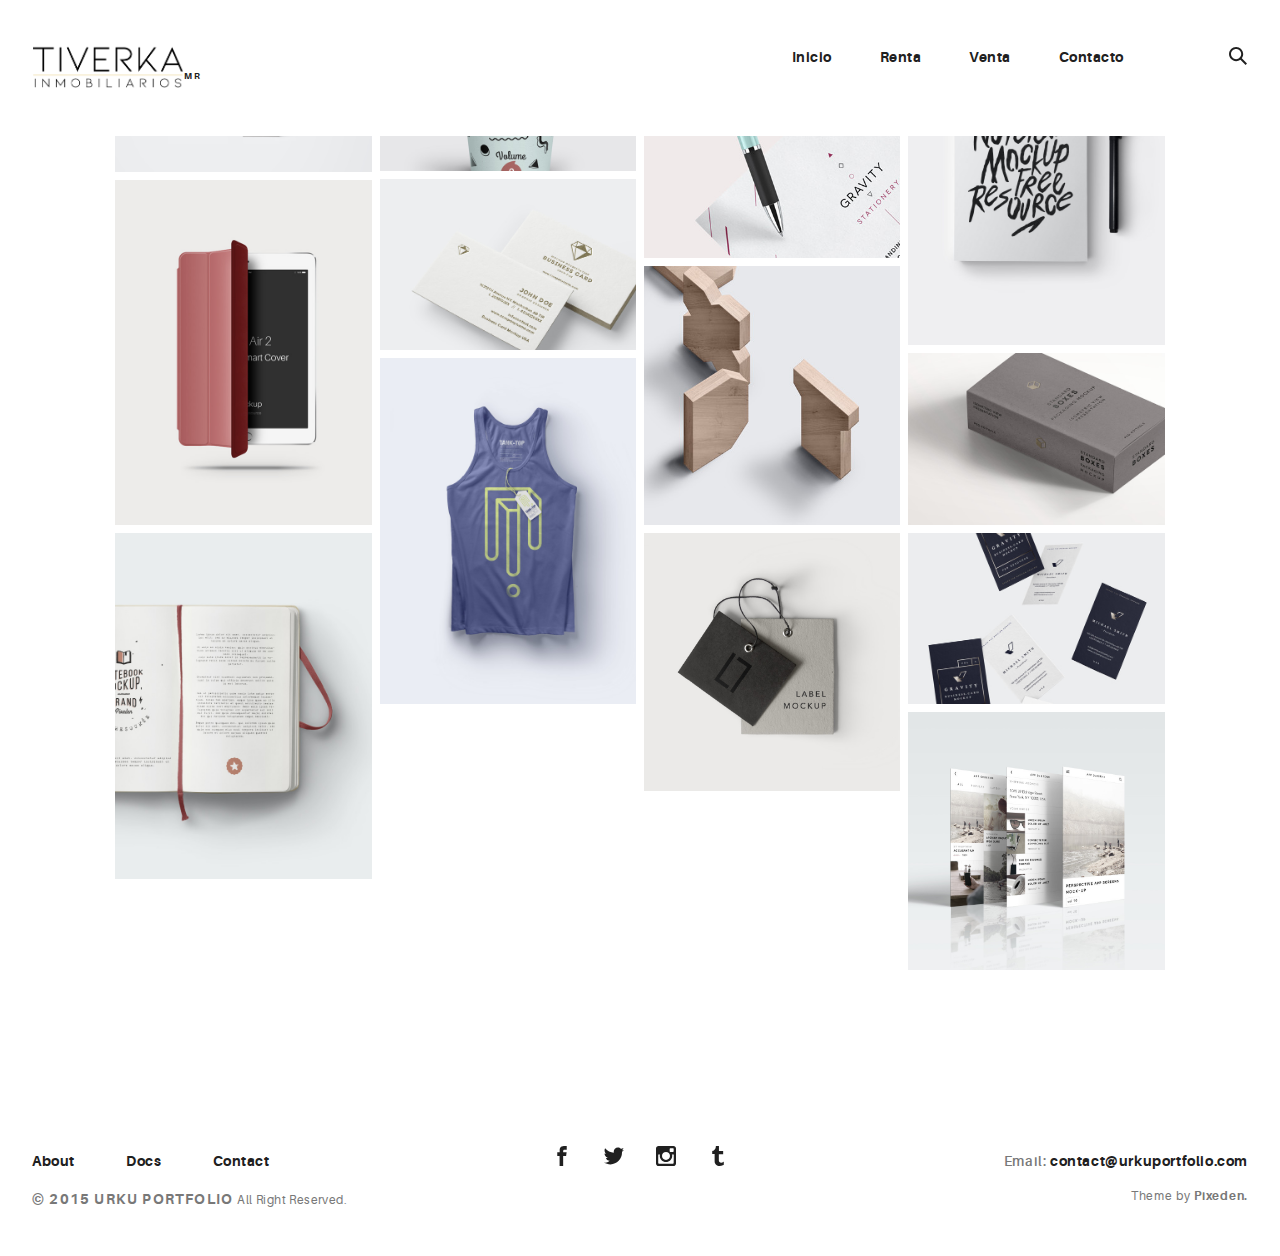
<file: index_a_trabajar.html>
<!DOCTYPE html>
<html>
  <head>
    <meta name="viewport" content="width=device-width, initial-scale=1.0">
    <meta charset="UTF-8">
    <title>Tiverka Inmobiliarios</title>
    <link rel="icon" type="image/svg+xml" href="assets/img/urku-ico.svg">
    <link rel="stylesheet" href="assets/css/aurora-pack.min.css">
    <link rel="stylesheet" href="assets/css/aurora-theme-base.min.css">
    <link rel="stylesheet" href="assets/css/urku.css">
  </head>
  <body class="top-fixed">
    <header class="ae-container-fluid ae-container-fluid--full rk-header ">
      <input type="checkbox" id="mobile-menu" class="rk-mobile-menu">
      <label for="mobile-menu">
        <svg>
          <use xlink:href="assets/img/symbols.svg#bar"></use>
        </svg>
        <svg>
          <use xlink:href="assets/img/symbols.svg#bar"></use>
        </svg>
        <svg>
          <use xlink:href="assets/img/symbols.svg#bar"></use>
        </svg>
      </label>
      <div class="ae-container-fluid rk-topbar">
        <h1 class="rk-logo"><a href="index.html"><img src="assets/img/logo.png" alt="" width="20%" height="20%" ><sup>MR</sup></a></h1>
        <nav class="rk-navigation">
          <ul class="rk-menu">
            <li class="rk-menu__item"><a href="index.html" class="rk-menu__link">Inicio</a>
            </li>
			  <li class=" rk-menu__item"><a href="portfolio.html" class="rk-menu__link">Renta</a>
            </li>
			  <li class=" rk-menu__item"><a href="portfolio.html" class="rk-menu__link">Venta</a>
            </li>
            <!--<li class="active rk-menu__item"><a href="portfolio.html" class="rk-menu__link">Portafolio</a>
            </li>-->
            <!--<li class="rk-menu__item"><a href="blog.html" class="rk-menu__link">Blog</a>
            </li>-->
            <!--<li class="rk-menu__item"><a href="#0" class="rk-menu__link">Paginas</a>
              <nav class="rk-menu__sub">
                <ul class="rk-container">
                  <li class="rk-menu__item"><a href="about.html" class="rk-menu__link">Nosotros</a></li>
                  <li class="rk-menu__item"><a href="documentation.html" class="rk-menu__link">Documentacion</a></li>
                  <li class="rk-menu__item"><a href="design-styles.html" class="rk-menu__link">Estilos de Diseño</a></li>
                </ul>
              </nav>
            </li>--->
            <li class="rk-menu__item"><a href="contact.html" class="rk-menu__link">Contacto</a>
            </li>
          </ul>
          <form class="rk-search">
            <input type="text" placeholder="Search" id="urku-search" class="rk-search-field">
            <label for="urku-search">
              <svg>
                <use xlink:href="assets/img/symbols.svg#icon-search"></use>
              </svg>
            </label>
          </form>
        </nav>
      </div>
    </header>
	  
	  
	  
    <section class="ae-container-fluid rk-main">
      <section class="ae-container-fluid ae-container-fluid--inner rk-portfolio">
<!--        <div class="au-xs-ta-center au-lg-ta-left">
          <ul class="rk-menu rk-categories-menu">
            <li class="rk-menu__item"><a href="portfolio.html" class="rk-menu__link">Flex</a>
            </li>
            <li class="rk-menu__item"><a href="portfolio-alt.html" class="rk-menu__link">Switch</a>
            </li>
            <li class="rk-menu__item"><a href="portfolio-raw.html" class="rk-menu__link">Static</a>
            </li>
            <li class="active rk-menu__item"><a href="portfolio-masonry.html" class="rk-menu__link">Masonry</a>
            </li>
          </ul>
        </div>	-->
        <div class="ae-masonry ae-masonry-md-2 ae-masonry-xl-4"><a href="portfolio-item.html" class="rk-item ae-masonry__item"><img src="assets/img/project-1.jpg" alt="">
            <div class="item-meta">
              <h2>Essential Stationery</h2>
              <p>Branding</p>
            </div></a><a href="portfolio-item.html" class="rk-item ae-masonry__item"><img src="assets/img/project-2.jpg" alt="">
            <div class="item-meta">
              <h2>Pickled Tousled</h2>
              <p>Art Direction</p>
            </div></a><a href="portfolio-item.html" class="rk-item ae-masonry__item"><img src="assets/img/project-3.jpg" alt="">
            <div class="item-meta">
              <h2>Waistcoat vegan</h2>
              <p>Graphic Design</p>
            </div></a><a href="portfolio-item.html" class="rk-item ae-masonry__item"><img src="assets/img/project-4.jpg" alt="">
            <div class="item-meta">
              <h2>Tumblr hammock</h2>
              <p>Packaging</p>
            </div></a><a href="portfolio-item.html" class="rk-item ae-masonry__item"><img src="assets/img/project-5.jpg" alt="">
            <div class="item-meta">
              <h2>Biodiesel etsy</h2>
              <p>Branding</p>
            </div></a><a href="portfolio-item.html" class="rk-item ae-masonry__item"><img src="assets/img/project-6.jpg" alt="">
            <div class="item-meta">
              <h2>Gentrify artisan</h2>
              <p>Graphic Design</p>
            </div></a><a href="portfolio-item.html" class="rk-item ae-masonry__item"><img src="assets/img/project-7.jpg" alt="">
            <div class="item-meta">
              <h2>Plaid austin</h2>
              <p>Graphic Design</p>
            </div></a><a href="portfolio-item.html" class="rk-item ae-masonry__item"><img src="assets/img/project-8.jpg" alt="">
            <div class="item-meta">
              <h2>Trust fund</h2>
              <p>Packaging</p>
            </div></a><a href="portfolio-item.html" class="rk-item ae-masonry__item"><img src="assets/img/project-9.jpg" alt="">
            <div class="item-meta">
              <h2>Gentrify pork</h2>
              <p>Branding</p>
            </div></a><a href="portfolio-item.html" class="rk-item ae-masonry__item"><img src="assets/img/project-10.jpg" alt="">
            <div class="item-meta">
              <h2>Waistcoat ugh</h2>
              <p>UI/UX</p>
            </div></a><a href="portfolio-item.html" class="rk-item ae-masonry__item"><img src="assets/img/project-11.jpg" alt="">
            <div class="item-meta">
              <h2>Deep v kogi</h2>
              <p>Graphic Design</p>
            </div></a><a href="portfolio-item.html" class="rk-item ae-masonry__item"><img src="assets/img/project-12.jpg" alt="">
            <div class="item-meta">
              <h2>Venmo trust</h2>
              <p>Packaging</p>
            </div></a><a href="portfolio-item.html" class="rk-item ae-masonry__item"><img src="assets/img/project-13.jpg" alt="">
            <div class="item-meta">
              <h2>Venmo trust</h2>
              <p>Ui/UX</p>
            </div></a>
        </div>
      </section>
    </section>
    <footer class="ae-container-fluid rk-footer ">
      <div class="ae-grid ae-grid--collapse">
        <div class="ae-grid__item item-lg-4 au-xs-ta-center au-lg-ta-left">
          <ul class="rk-menu rk-footer-menu">
            <li class="rk-menu__item"><a href="about.html" class="rk-menu__link">About</a>
            </li>
            <li class="rk-menu__item"><a href="documentation.html" class="rk-menu__link">Docs</a>
            </li>
            <li class="rk-menu__item"><a href="contact.html" class="rk-menu__link">Contact</a>
            </li>
          </ul>
          <p class="rk-footer__text rk-footer__copy "> <span class="ae-u-bold">© </span><span class="ae-u-bolder">2015 URKU PORTFOLIO </span>All Right Reserved.</p>
        </div>
        <div class="ae-grid__item item-lg-4 au-xs-ta-center"><a href="#0" class="rk-social-btn ">
            <svg>
              <use xlink:href="assets/img/symbols.svg#icon-facebook"></use>
            </svg></a><a href="#0" class="rk-social-btn ">
            <svg>
              <use xlink:href="assets/img/symbols.svg#icon-twitter"></use>
            </svg></a><a href="#0" class="rk-social-btn ">
            <svg>
              <use xlink:href="assets/img/symbols.svg#icon-pinterest"></use>
            </svg></a><a href="#0" class="rk-social-btn ">
            <svg>
              <use xlink:href="assets/img/symbols.svg#icon-tumblr"></use>
            </svg></a></div>
        <div class="ae-grid__item item-lg-4 au-xs-ta-center au-lg-ta-right">
          <p class="rk-footer__text rk-footer__contact "> <span class="ae-u-bold">Email: </span><span class="ae-u-bolder"> <a href="#0" class="rk-dark-color ">contact@urkuportfolio.com </a></span></p>
          <p class="rk-footer__text rk-footer__by">Theme by <a href="http://pixeden.com" class="ae-u-bolder">Pixeden.</a></p>
        </div>
      </div>
    </footer>
    <script src="assets/js/svg4everybody.min.js"></script>
    <script>svg4everybody();</script>
  </body>
</html>
</file>
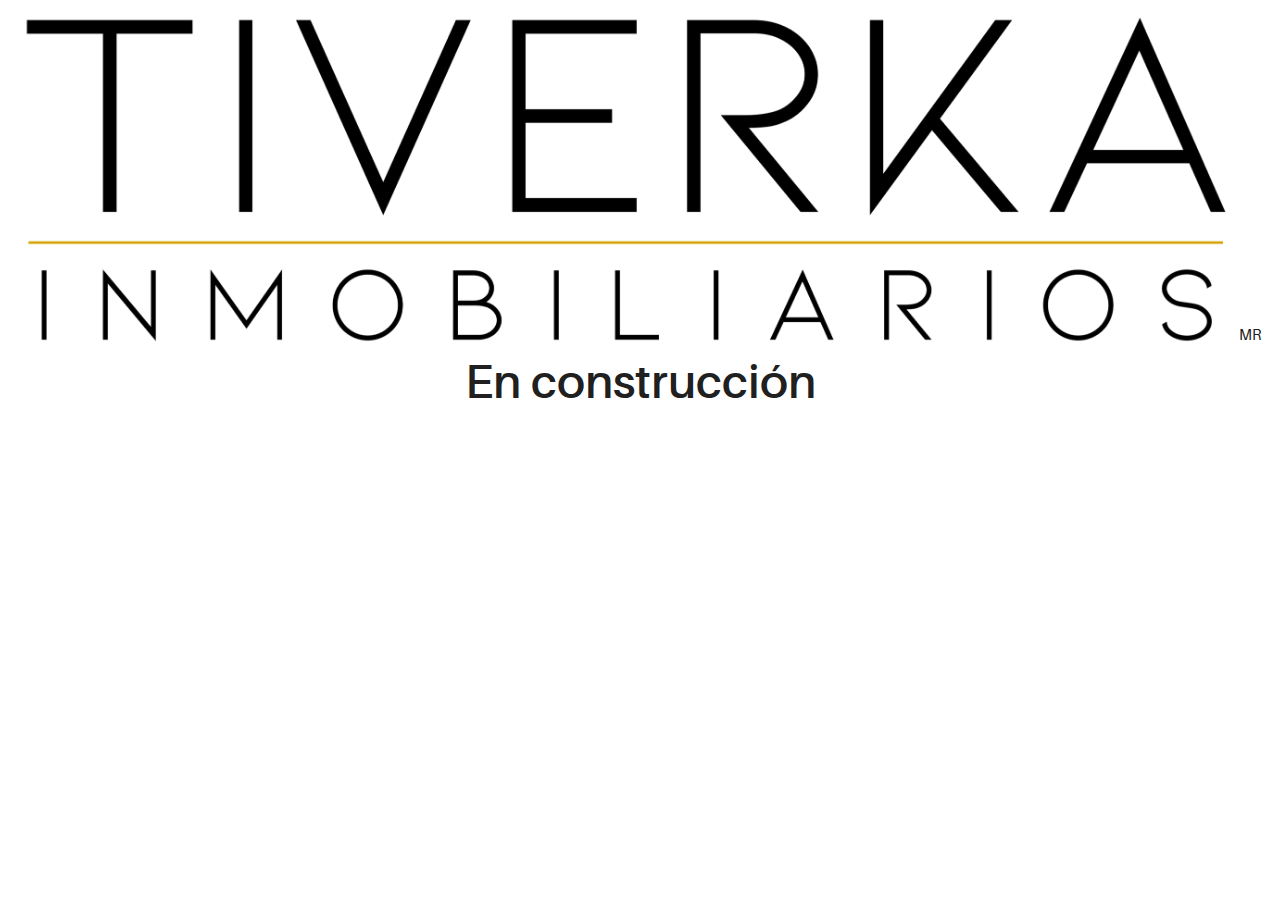
<file: index_banner.html>
<!DOCTYPE html>
<html>
  <head>
    <meta name="viewport" content="width=device-width, initial-scale=1.0">
    <meta charset="UTF-8">
    <title>Tiverka Inmobiliarios</title>
    <link rel="icon" type="image/svg+xml" href="assets/img/urku-ico.svg">
    <link rel="stylesheet" href="assets/css/aurora-pack.min.css">
    <link rel="stylesheet" href="assets/css/aurora-theme-base.min.css">
    <link rel="stylesheet" href="assets/css/urku.css">
  </head>
  <body class="top-fixed">
    <header class="ae-container-fluid ae-container-fluid--full rk-header ">
      <input type="checkbox" id="mobile-menu" class="rk-mobile-menu">
      
      
		<div align="center">
			<img src="assets/img/logo.png" alt="" width="95%" height="95%" >
			<sup>MR</sup>
			
		</div>
		<div align="center">
			<h1>En construcción</h1>
		</div>
    </header>
	  
	  
	  
    <script src="assets/js/svg4everybody.min.js"></script>
    <script>svg4everybody();</script>
  </body>
</html>
</file>
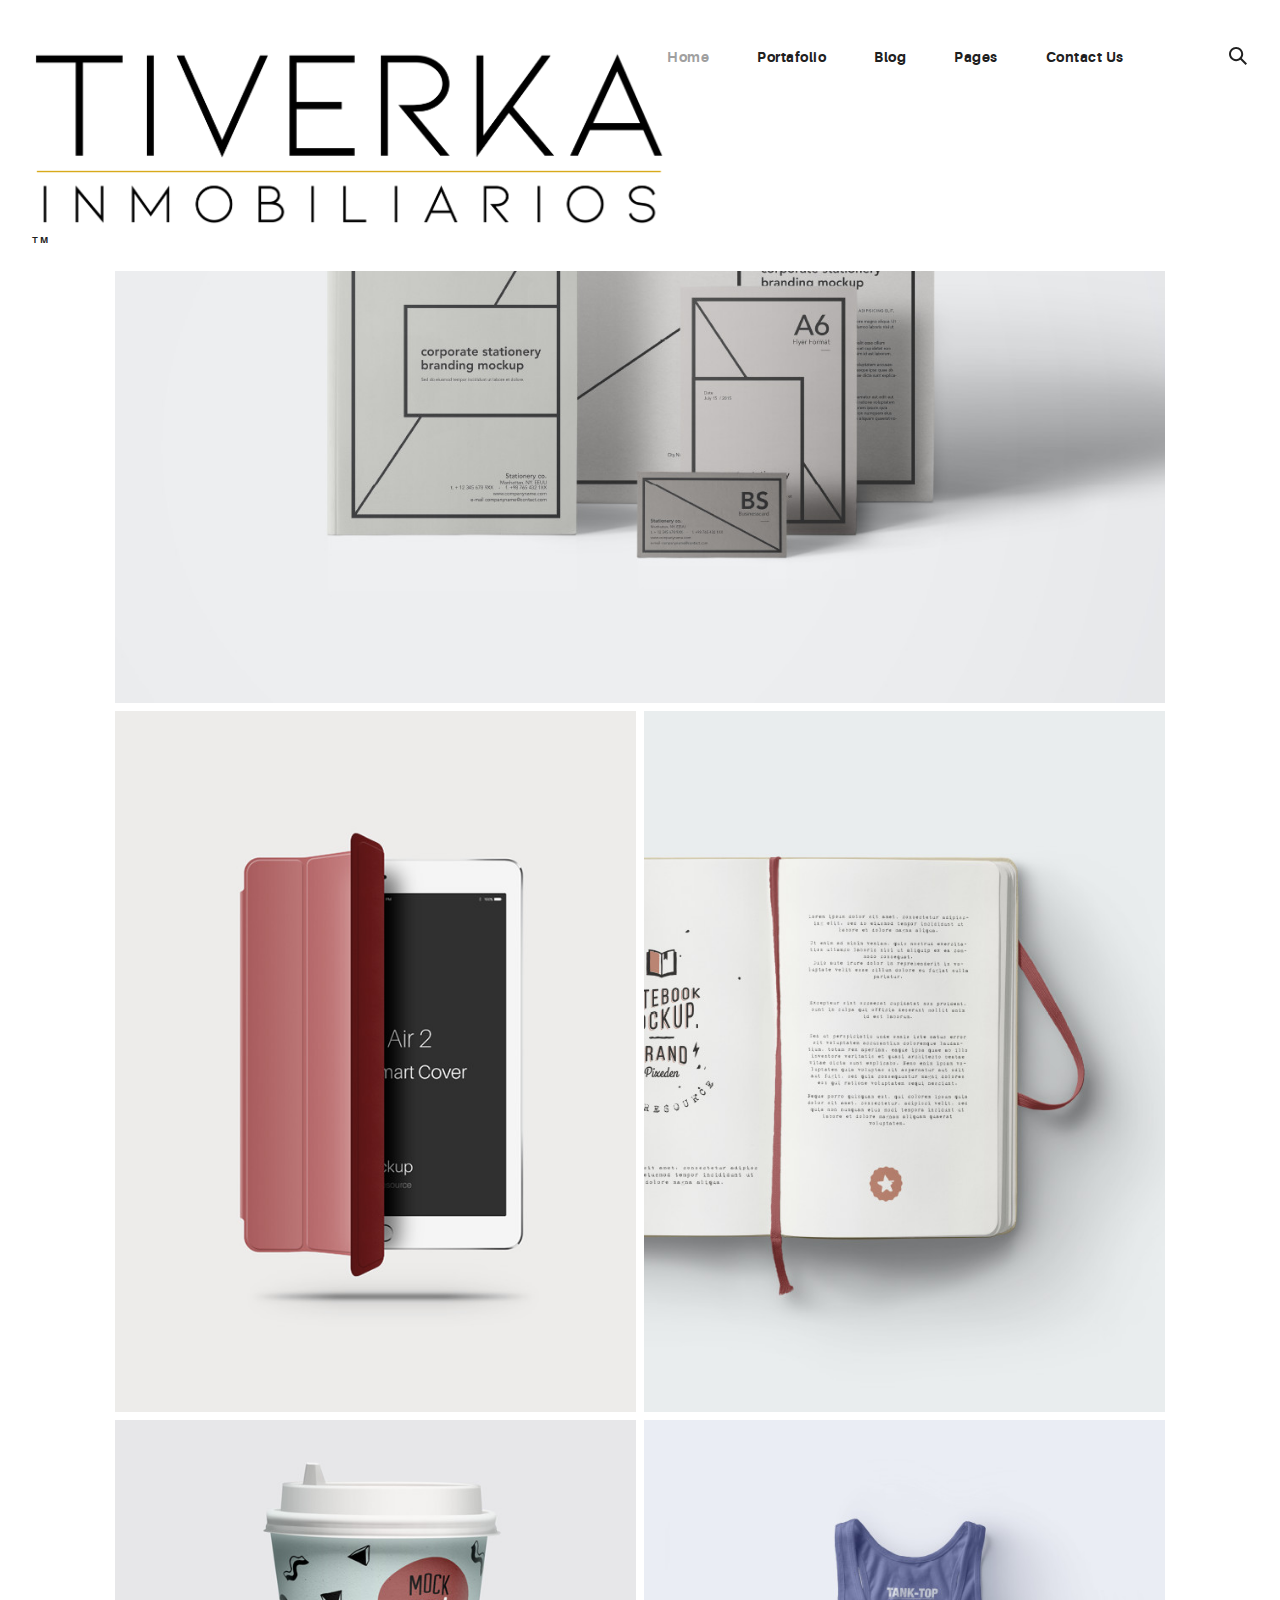
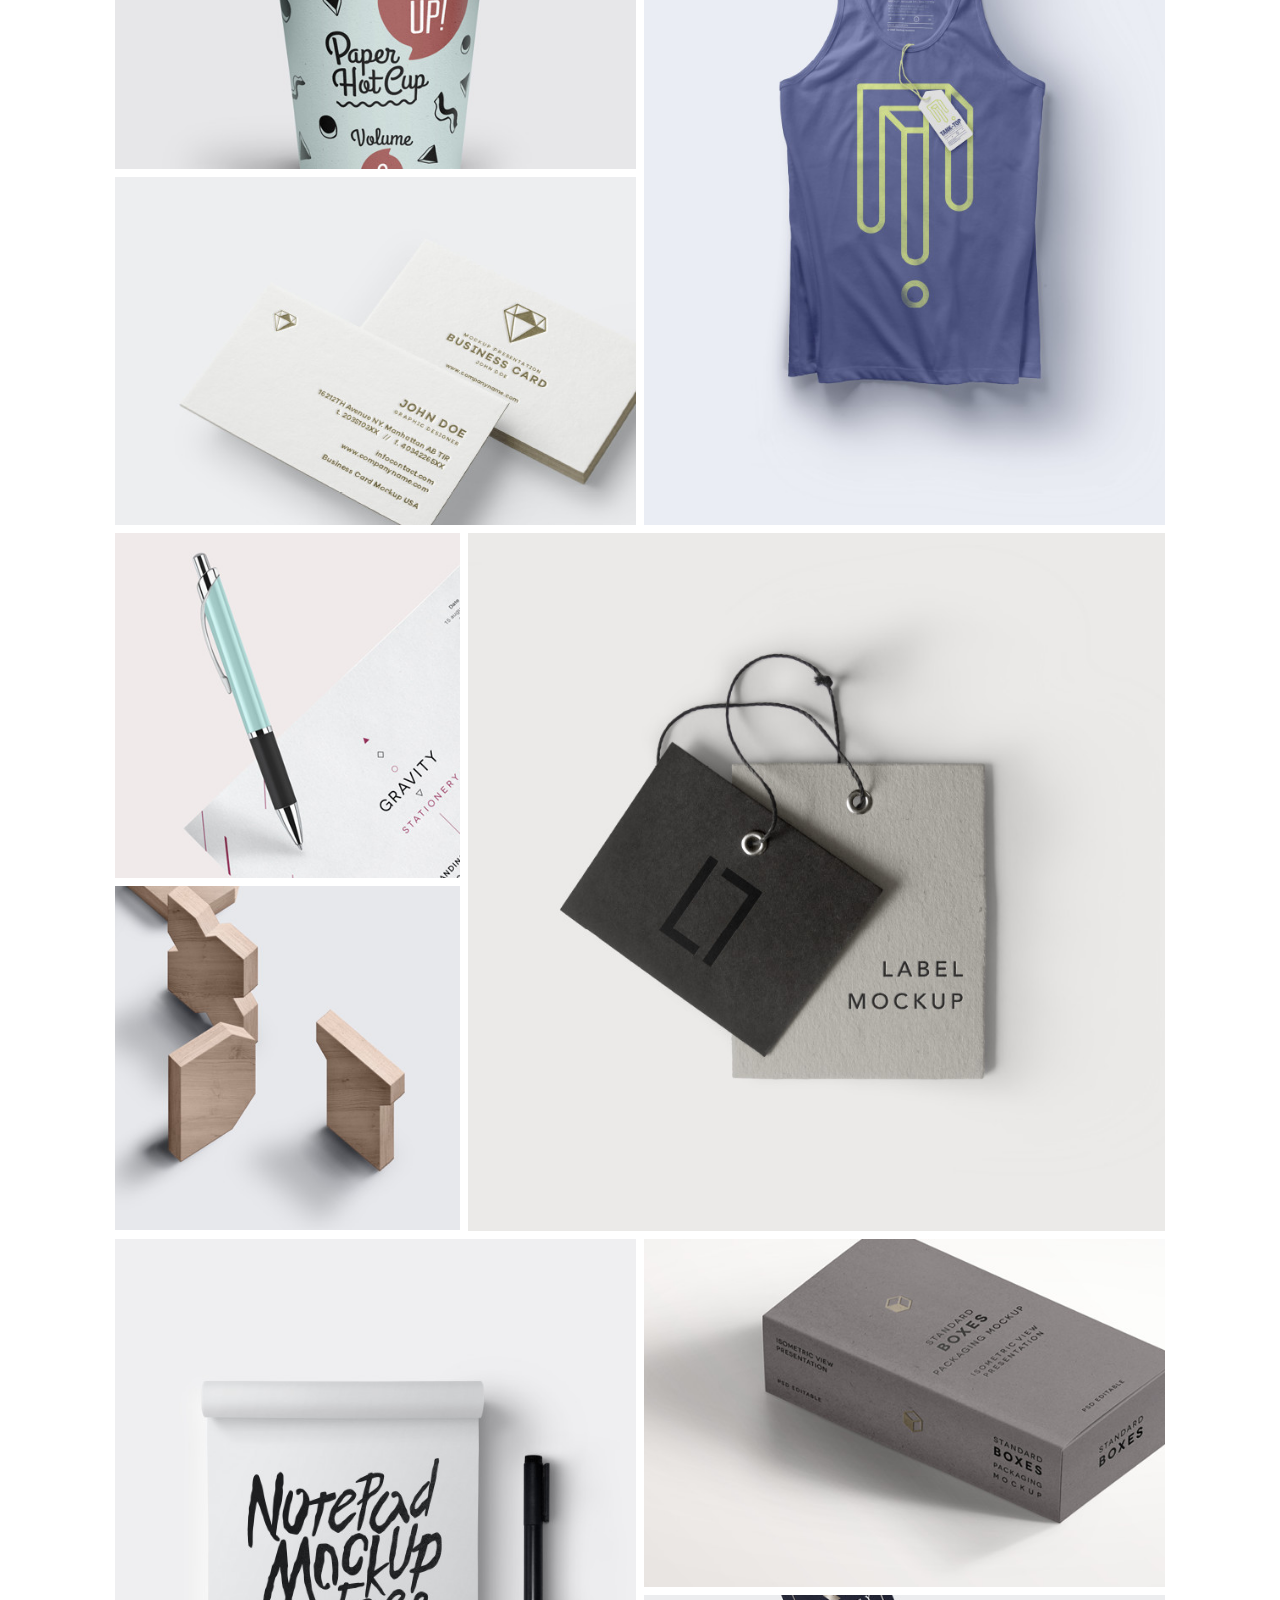
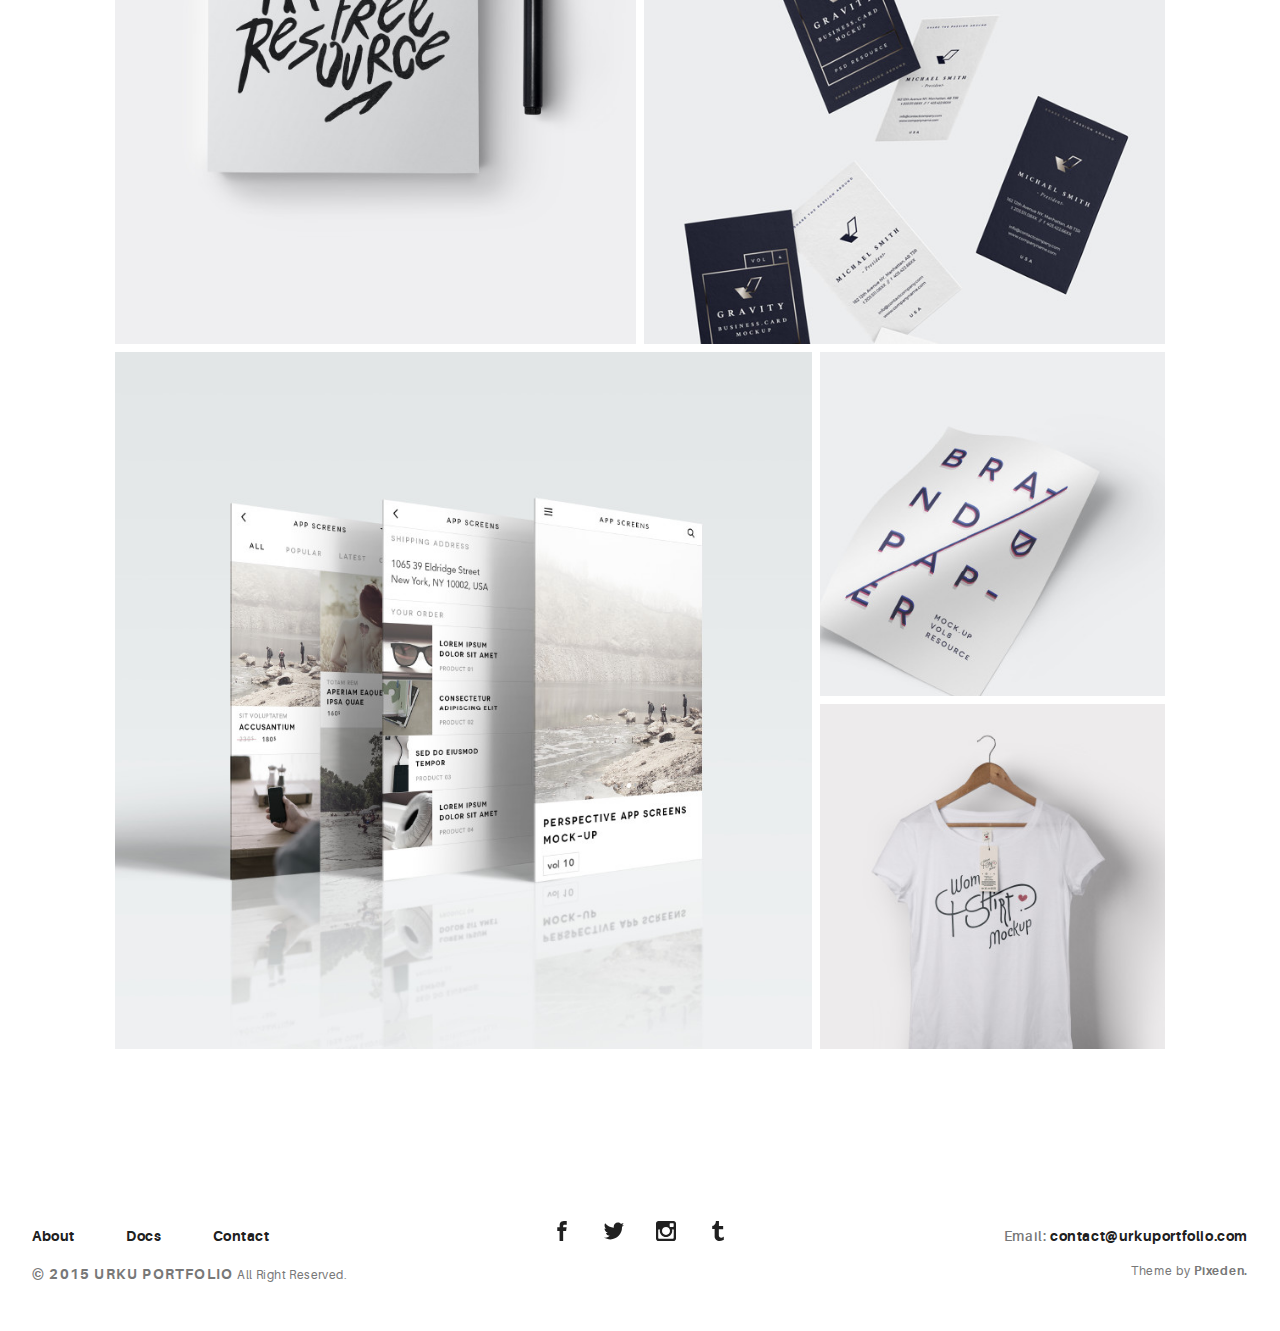
<file: index_org.html>
<!DOCTYPE html>
<html>
  <head>
    <meta name="viewport" content="width=device-width, initial-scale=1.0">
    <meta charset="UTF-8">
    <title>Tiverka :: Inmobiliarios</title>
    <link rel="icon" type="image/svg+xml" href="assets/img/urku-ico.svg">
    <link rel="stylesheet" href="assets/css/aurora-pack.min.css">
    <link rel="stylesheet" href="assets/css/aurora-theme-base.min.css">
    <link rel="stylesheet" href="assets/css/urku.css">
  </head>
  <body class="top-fixed">
    <header class="ae-container-fluid ae-container-fluid--full rk-header ">
      <input type="checkbox" id="mobile-menu" class="rk-mobile-menu">
      <label for="mobile-menu">
        <svg>
          <use xlink:href="assets/img/symbols.svg#bar"></use>
        </svg>
        <svg>
          <use xlink:href="assets/img/symbols.svg#bar"></use>
        </svg>
        <svg>
          <use xlink:href="assets/img/symbols.svg#bar"></use>
        </svg>
      </label>
      <div class="ae-container-fluid rk-topbar">

        <!--<h1 class="rk-logo"><a href="index.html">Tiverka Inmobiliarios<sup>tm</sup></a></h1> -->
        <h1 class="rk-logo"><a href="index.html"><img src="assets/img/logo.png" alt=""><sup>tm</sup></a></h1>
        
        <nav class="rk-navigation">
          <ul class="rk-menu">
            <li class="active rk-menu__item"><a href="index.html" class="rk-menu__link">Home</a>
            </li>
            <li class="rk-menu__item"><a href="portfolio.html" class="rk-menu__link">Portafolio</a>
              <nav class="rk-menu__sub">
                <ul class="rk-container">
                  <li class="rk-menu__item"><a href="portfolio.html" class="rk-menu__link">Flex</a></li>
                  <li class="rk-menu__item"><a href="portfolio-alt.html" class="rk-menu__link">Switch</a></li>
                  <li class="rk-menu__item"><a href="portfolio-raw.html" class="rk-menu__link">Static</a></li>
                  <li class="rk-menu__item"><a href="portfolio-masonry.html" class="rk-menu__link">Masonry</a></li>
                </ul>
              </nav>
            </li>
            <li class="rk-menu__item"><a href="blog.html" class="rk-menu__link">Blog</a>
            </li>
            <li class="rk-menu__item"><a href="#0" class="rk-menu__link">Pages</a>
              <nav class="rk-menu__sub">
                <ul class="rk-container">
                  <li class="rk-menu__item"><a href="about.html" class="rk-menu__link">About</a></li>
                  <li class="rk-menu__item"><a href="documentation.html" class="rk-menu__link">Documentation</a></li>
                  <li class="rk-menu__item"><a href="design-styles.html" class="rk-menu__link">Design Styles</a></li>
                </ul>
              </nav>
            </li>
            <li class="rk-menu__item"><a href="contact.html" class="rk-menu__link">Contact Us</a>
            </li>
          </ul>
          <form class="rk-search">
            <input type="text" placeholder="Search" id="urku-search" class="rk-search-field">
            <label for="urku-search">
              <svg>
                <use xlink:href="assets/img/symbols.svg#icon-search"></use>
              </svg>
            </label>
          </form>
        </nav>
      </div>
    </header>
    <section class="ae-container-fluid rk-main">
      <input type="radio" name="layout-ctrl" checked id="layout-base" class="layout-ctrl-input">
      <div class="ae-container-fluid rk-layout-ctrl-cont">
        <label for="layout-base" class="rk-layout-ctrl">
          <svg>
            <use xlink:href="assets/img/symbols.svg#icon-view-default"></use>
          </svg>
        </label>
      </div>
      <input type="radio" name="layout-ctrl" id="layout-grid" class="layout-ctrl-input">
      <div class="ae-container-fluid rk-layout-ctrl-cont">
        <label for="layout-grid" class="rk-layout-ctrl">
          <svg>
            <use xlink:href="assets/img/symbols.svg#icon-view-alt"></use>
          </svg>
        </label>
      </div>
      <div class="rk-layout-ctrl-mobile">
        <svg viewBox="0 0 9 9" class="layout-mob-1">
          <rect width="100%" height="100%" fill="currentColor"></rect>
        </svg>
        <svg viewBox="0 0 9 9" class="layout-mob-2">
          <rect width="100%" height="100%" fill="currentColor"></rect>
        </svg>
        <svg viewBox="0 0 9 9" class="layout-mob-3">
          <rect width="100%" height="100%" fill="currentColor"></rect>
        </svg>
        <svg viewBox="0 0 9 9" class="layout-mob-4">
          <rect width="100%" height="100%" fill="currentColor"></rect>
        </svg>
      </div>
      <section class="ae-container-fluid ae-container-fluid--inner loading rk-portfolio ">
        <div class="rk-portfolio__items"><a href="portfolio-item.html" class="rk-item rk-item--flex item-1 rk-size-12 rk-tosize-6 rk-landscape ">
            <div class="item-meta">
              <h2>Essential Stationery</h2>
              <p>Branding</p>
            </div></a><a href="portfolio-item.html" class="rk-item rk-item--flex item-2 rk-size-6  rk-portrait ">
            <div class="item-meta">
              <h2>Pickled Tousled</h2>
              <p>Art Direction</p>
            </div></a><a href="portfolio-item.html" class="rk-item rk-item--flex item-3 rk-size-6 rk-tosize-4 rk-portrait rk-tosquare">
            <div class="item-meta">
              <h2>Waistcoat vegan</h2>
              <p>Graphic Design</p>
            </div></a>
          <div class="rk-items-cont rk-size-6 rk-tosize-8"><a href="portfolio-item.html" class="rk-item rk-item--flex item-4 rk-size-12 rk-tosize-6 rk-landscape ">
              <div class="item-meta">
                <h2>Tumblr hammock</h2>
                <p>Packaging</p>
              </div></a><a href="portfolio-item.html" class="rk-item rk-item--flex item-5 rk-size-12 rk-tosize-6 rk-landscape ">
              <div class="item-meta">
                <h2>Biodiesel etsy</h2>
                <p>Branding</p>
              </div></a>
          </div><a href="portfolio-item.html" class="rk-item rk-item--flex item-6 rk-size-6 rk-tosize-4 rk-portrait rk-tosquare">
            <div class="item-meta">
              <h2>Gentrify artisan</h2>
              <p>Graphic Design</p>
            </div></a>
          <div class="rk-items-cont rk-size-4 rk-tosize-8"><a href="portfolio-item.html" class="rk-item rk-item--flex item-7 rk-size-12 rk-tosize-6 rk-square ">
              <div class="item-meta">
                <h2>Plaid austin</h2>
                <p>Graphic Design</p>
              </div></a><a href="portfolio-item.html" class="rk-item rk-item--flex item-8 rk-size-12 rk-tosize-6 rk-square ">
              <div class="item-meta">
                <h2>Trust fund</h2>
                <p>Packaging</p>
              </div></a>
          </div><a href="portfolio-item.html" class="rk-item rk-item--flex item-9 rk-size-8 rk-tosize-3 rk-square ">
            <div class="item-meta">
              <h2>Gentrify pork</h2>
              <p>Branding</p>
            </div></a><a href="portfolio-item.html" class="rk-item rk-item--flex item-10 rk-size-6 rk-tosize-3 rk-portrait rk-tosquare">
            <div class="item-meta  rk-tosmallfont">
              <h2>Waistcoat ugh</h2>
              <p>UI/UX</p>
            </div></a>
          <div class="rk-items-cont rk-size-6 rk-tosize-6"><a href="portfolio-item.html" class="rk-item rk-item--flex item-11 rk-size-12 rk-tosize-6 rk-landscape rk-tosquare">
              <div class="item-meta">
                <h2>Deep v kogi</h2>
                <p>Graphic Design</p>
              </div></a><a href="portfolio-item.html" class="rk-item rk-item--flex item-12 rk-size-12 rk-tosize-6 rk-landscape rk-tosquare">
              <div class="item-meta">
                <h2>Venmo trust</h2>
                <p>Packaging</p>
              </div></a>
          </div><a href="portfolio-item.html" class="rk-item rk-item--flex item-13 rk-size-8 rk-tosize-3 rk-square ">
            <div class="item-meta">
              <h2>Venmo trust</h2>
              <p>Ui/UX</p>
            </div></a>
          <div class="rk-items-cont rk-size-4 rk-tosize-6"><a href="portfolio-item.html" class="rk-item rk-item--flex item-14 rk-size-12 rk-tosize-6 rk-square ">
              <div class="item-meta">
                <h2>Gentrify semiotic</h2>
                <p>Art Direction</p>
              </div></a><a href="portfolio-item.html" class="rk-item rk-item--flex item-15 rk-size-12 rk-tosize-6 rk-square ">
              <div class="item-meta">
                <h2>Migas artisan</h2>
                <p>Photography</p>
              </div></a>
          </div>
        </div>
      </section>
    </section>
    <footer class="ae-container-fluid rk-footer ">
      <div class="ae-grid ae-grid--collapse">
        <div class="ae-grid__item item-lg-4 au-xs-ta-center au-lg-ta-left">
          <ul class="rk-menu rk-footer-menu">
            <li class="rk-menu__item"><a href="about.html" class="rk-menu__link">About</a>
            </li>
            <li class="rk-menu__item"><a href="documentation.html" class="rk-menu__link">Docs</a>
            </li>
            <li class="rk-menu__item"><a href="contact.html" class="rk-menu__link">Contact</a>
            </li>
          </ul>
          <p class="rk-footer__text rk-footer__copy "> <span class="ae-u-bold">© </span><span class="ae-u-bolder">2015 URKU PORTFOLIO </span>All Right Reserved.</p>
        </div>
        <div class="ae-grid__item item-lg-4 au-xs-ta-center"><a href="#0" class="rk-social-btn ">
            <svg>
              <use xlink:href="assets/img/symbols.svg#icon-facebook"></use>
            </svg></a><a href="#0" class="rk-social-btn ">
            <svg>
              <use xlink:href="assets/img/symbols.svg#icon-twitter"></use>
            </svg></a><a href="#0" class="rk-social-btn ">
            <svg>
              <use xlink:href="assets/img/symbols.svg#icon-pinterest"></use>
            </svg></a><a href="#0" class="rk-social-btn ">
            <svg>
              <use xlink:href="assets/img/symbols.svg#icon-tumblr"></use>
            </svg></a></div>
        <div class="ae-grid__item item-lg-4 au-xs-ta-center au-lg-ta-right">
          <p class="rk-footer__text rk-footer__contact "> <span class="ae-u-bold">Email: </span><span class="ae-u-bolder"> <a href="#0" class="rk-dark-color ">contact@urkuportfolio.com </a></span></p>
          <p class="rk-footer__text rk-footer__by">Theme by <a href="http://pixeden.com" class="ae-u-bolder">Pixeden.</a></p>
        </div>
      </div>
    </footer>
    <script src="assets/js/svg4everybody.min.js"></script>
    <script>svg4everybody();</script>
  </body>
</html>
</file>
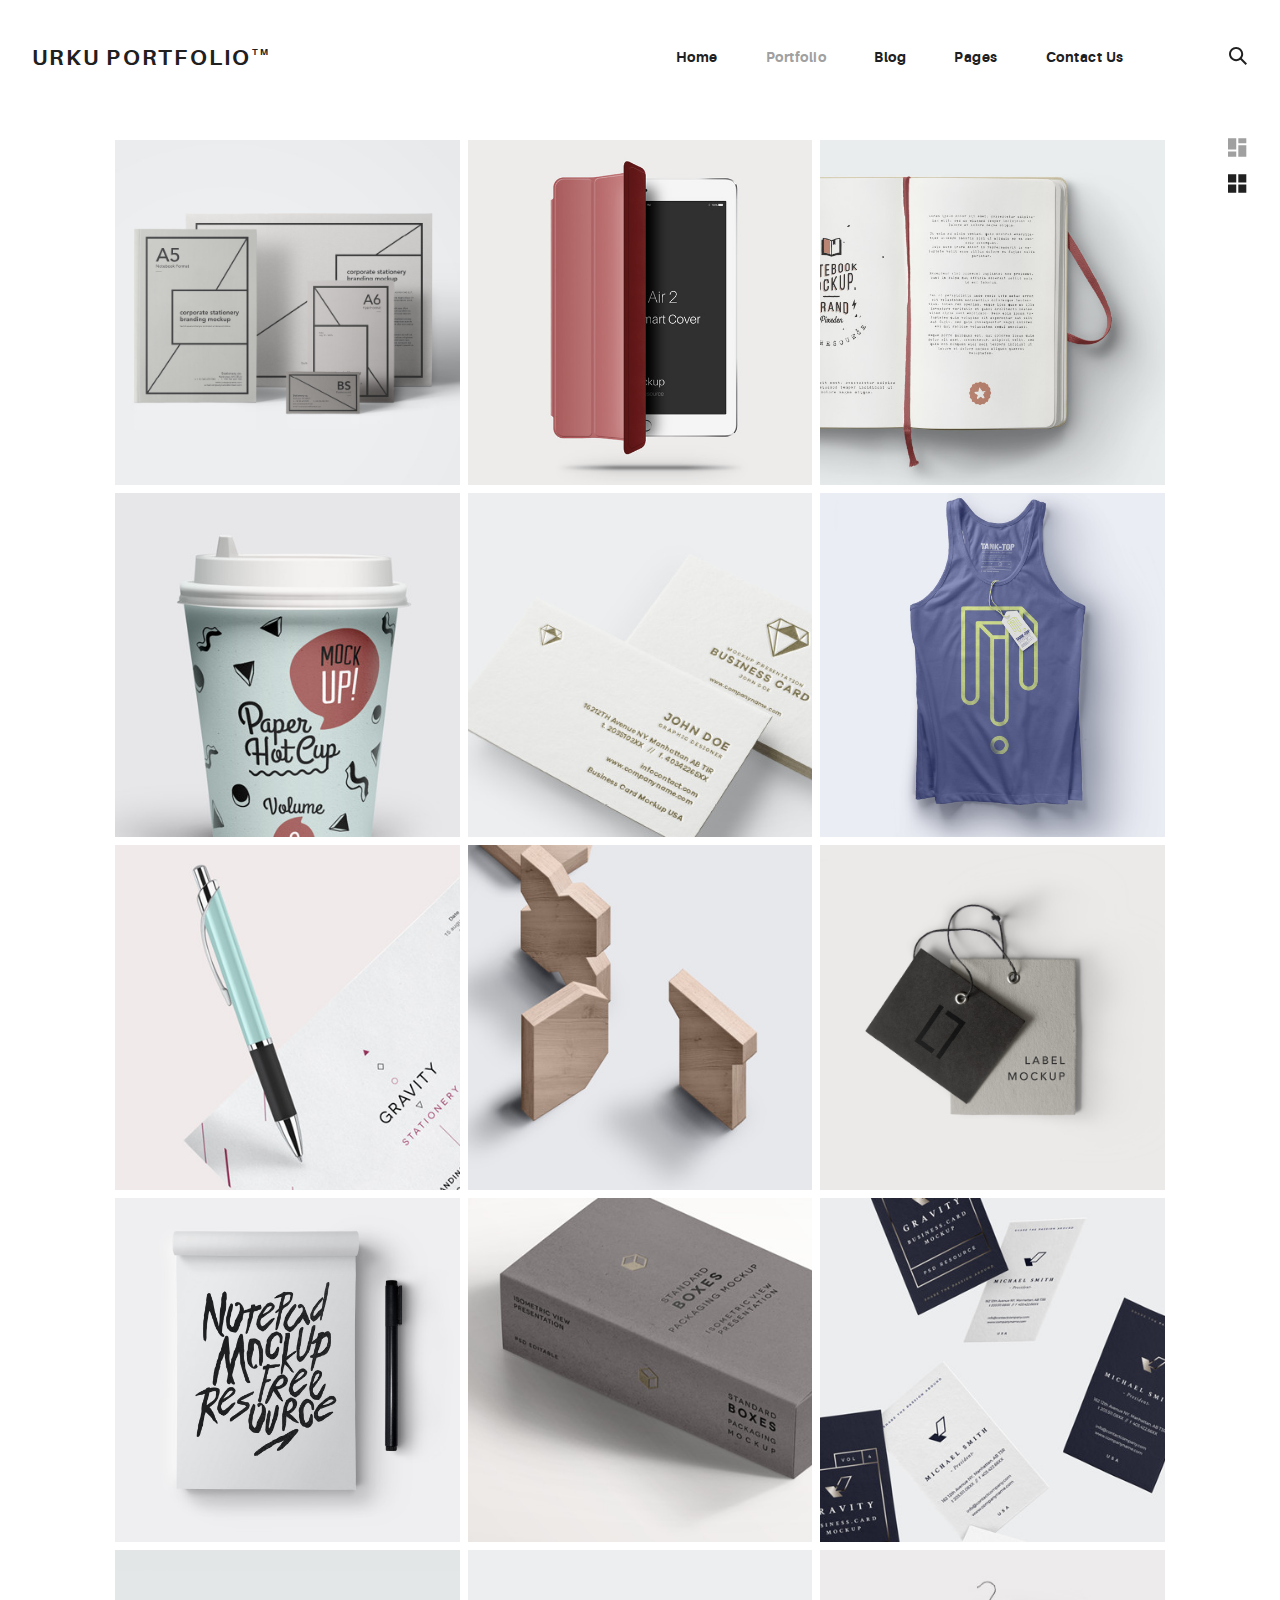
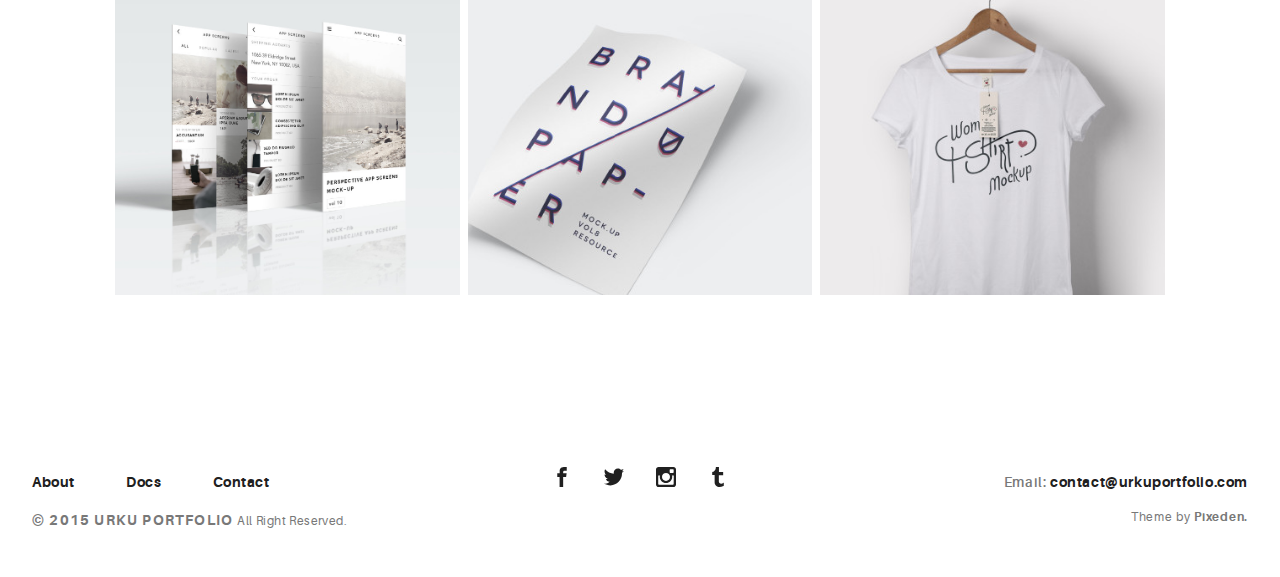
<file: portfolio-alt.html>
<!DOCTYPE html>
<html>
  <head>
    <meta name="viewport" content="width=device-width, initial-scale=1.0">
    <meta charset="UTF-8">
    <title>Urku Portfolio :: Pixeden</title>
    <link rel="icon" type="image/svg+xml" href="assets/img/urku-ico.svg">
    <link rel="stylesheet" href="assets/css/aurora-pack.min.css">
    <link rel="stylesheet" href="assets/css/aurora-theme-base.min.css">
    <link rel="stylesheet" href="assets/css/urku.css">
  </head>
  <body class="top-fixed">
    <header class="ae-container-fluid ae-container-fluid--full rk-header ">
      <input type="checkbox" id="mobile-menu" class="rk-mobile-menu">
      <label for="mobile-menu">
        <svg>
          <use xlink:href="assets/img/symbols.svg#bar"></use>
        </svg>
        <svg>
          <use xlink:href="assets/img/symbols.svg#bar"></use>
        </svg>
        <svg>
          <use xlink:href="assets/img/symbols.svg#bar"></use>
        </svg>
      </label>
      <div class="ae-container-fluid rk-topbar">
        <h1 class="rk-logo"><a href="index.html">urku portfolio<sup>tm</sup></a></h1>
        <nav class="rk-navigation">
          <ul class="rk-menu">
            <li class="rk-menu__item"><a href="index.html" class="rk-menu__link">Home</a>
            </li>
            <li class="active rk-menu__item"><a href="portfolio.html" class="rk-menu__link">Portfolio</a>
            </li>
            <li class="rk-menu__item"><a href="blog.html" class="rk-menu__link">Blog</a>
            </li>
            <li class="rk-menu__item"><a href="#0" class="rk-menu__link">Pages</a>
              <nav class="rk-menu__sub">
                <ul class="rk-container">
                  <li class="rk-menu__item"><a href="about.html" class="rk-menu__link">About</a></li>
                  <li class="rk-menu__item"><a href="documentation.html" class="rk-menu__link">Documentation</a></li>
                  <li class="rk-menu__item"><a href="design-styles.html" class="rk-menu__link">Design Styles</a></li>
                </ul>
              </nav>
            </li>
            <li class="rk-menu__item"><a href="contact.html" class="rk-menu__link">Contact Us</a>
            </li>
          </ul>
          <form class="rk-search">
            <input type="text" placeholder="Search" id="urku-search" class="rk-search-field">
            <label for="urku-search">
              <svg>
                <use xlink:href="assets/img/symbols.svg#icon-search"></use>
              </svg>
            </label>
          </form>
        </nav>
      </div>
    </header>
    <section class="ae-container-fluid rk-main">
      <input type="radio" name="layout-ctrl" checked id="layout-base" class="layout-ctrl-input">
      <div class="ae-container-fluid rk-layout-ctrl-cont">
        <label for="layout-base" class="rk-layout-ctrl">
          <svg>
            <use xlink:href="assets/img/symbols.svg#icon-view-default"></use>
          </svg>
        </label>
      </div>
      <input type="radio" name="layout-ctrl" id="layout-grid" class="layout-ctrl-input">
      <div class="ae-container-fluid rk-layout-ctrl-cont">
        <label for="layout-grid" class="rk-layout-ctrl">
          <svg>
            <use xlink:href="assets/img/symbols.svg#icon-view-alt"></use>
          </svg>
        </label>
      </div>
      <div class="rk-layout-ctrl-mobile">
        <svg viewBox="0 0 9 9" class="layout-mob-1">
          <rect width="100%" height="100%" fill="currentColor"></rect>
        </svg>
        <svg viewBox="0 0 9 9" class="layout-mob-2">
          <rect width="100%" height="100%" fill="currentColor"></rect>
        </svg>
        <svg viewBox="0 0 9 9" class="layout-mob-3">
          <rect width="100%" height="100%" fill="currentColor"></rect>
        </svg>
        <svg viewBox="0 0 9 9" class="layout-mob-4">
          <rect width="100%" height="100%" fill="currentColor"></rect>
        </svg>
      </div>
      <section class="ae-container-fluid ae-container-fluid--inner rk-portfolio">
        <div class="au-xs-ta-center au-lg-ta-left">
          <ul class="rk-menu rk-categories-menu">
            <li class="rk-menu__item"><a href="portfolio.html" class="rk-menu__link">Flex</a>
            </li>
            <li class="active rk-menu__item"><a href="portfolio-alt.html" class="rk-menu__link">Switch</a>
            </li>
            <li class="rk-menu__item"><a href="portfolio-raw.html" class="rk-menu__link">Static</a>
            </li>
            <li class="rk-menu__item"><a href="portfolio-masonry.html" class="rk-menu__link">Masonry</a>
            </li>
          </ul>
        </div>
        <div class="rk-portfolio__items"><a href="portfolio-item.html" class="rk-item rk-item--flex item-1 rk-size-4 rk-tosize-3 rk-square ">
            <div class="item-meta">
              <h2>Essential Stationery</h2>
              <p>Branding</p>
            </div></a><a href="portfolio-item.html" class="rk-item rk-item--flex item-2 rk-size-4 rk-tosize-3 rk-square ">
            <div class="item-meta">
              <h2>Pickled Tousled</h2>
              <p>Art Direction</p>
            </div></a><a href="portfolio-item.html" class="rk-item rk-item--flex item-3 rk-size-4 rk-tosize-3 rk-square ">
            <div class="item-meta">
              <h2>Waistcoat vegan</h2>
              <p>Graphic Design</p>
            </div></a><a href="portfolio-item.html" class="rk-item rk-item--flex item-4 rk-size-4 rk-tosize-3 rk-square ">
            <div class="item-meta">
              <h2>Tumblr hammock</h2>
              <p>Packaging</p>
            </div></a><a href="portfolio-item.html" class="rk-item rk-item--flex item-5 rk-size-4  rk-square ">
            <div class="item-meta">
              <h2>Biodiesel etsy</h2>
              <p>Branding</p>
            </div></a><a href="portfolio-item.html" class="rk-item rk-item--flex item-6 rk-size-4  rk-square ">
            <div class="item-meta">
              <h2>Gentrify artisan</h2>
              <p>Graphic Design</p>
            </div></a><a href="portfolio-item.html" class="rk-item rk-item--flex item-7 rk-size-4  rk-square ">
            <div class="item-meta">
              <h2>Plaid austin</h2>
              <p>Graphic Design</p>
            </div></a><a href="portfolio-item.html" class="rk-item rk-item--flex item-8 rk-size-4 rk-tosize-6 rk-square ">
            <div class="item-meta">
              <h2>Trust fund</h2>
              <p>Packaging</p>
            </div></a><a href="portfolio-item.html" class="rk-item rk-item--flex item-9 rk-size-4 rk-tosize-6 rk-square ">
            <div class="item-meta">
              <h2>Gentrify pork</h2>
              <p>Branding</p>
            </div></a><a href="portfolio-item.html" class="rk-item rk-item--flex item-10 rk-size-4 rk-tosize-3 rk-square ">
            <div class="item-meta">
              <h2>Waistcoat ugh</h2>
              <p>UI/UX</p>
            </div></a><a href="portfolio-item.html" class="rk-item rk-item--flex item-11 rk-size-4 rk-tosize-3 rk-square ">
            <div class="item-meta">
              <h2>Deep v kogi</h2>
              <p>Graphic Design</p>
            </div></a><a href="portfolio-item.html" class="rk-item rk-item--flex item-12 rk-size-4 rk-tosize-3 rk-square ">
            <div class="item-meta">
              <h2>Venmo trust</h2>
              <p>Packaging</p>
            </div></a><a href="portfolio-item.html" class="rk-item rk-item--flex item-13 rk-size-4 rk-tosize-3 rk-square ">
            <div class="item-meta">
              <h2>Venmo trust</h2>
              <p>Ui/UX</p>
            </div></a><a href="portfolio-item.html" class="rk-item rk-item--flex item-14 rk-size-4 rk-tosize-6 rk-square rk-toportrait">
            <div class="item-meta">
              <h2>Gentrify semiotic</h2>
              <p>Art Direction</p>
            </div></a><a href="portfolio-item.html" class="rk-item rk-item--flex item-15 rk-size-4 rk-tosize-6 rk-square rk-toportrait">
            <div class="item-meta">
              <h2>Migas artisan</h2>
              <p>Photography</p>
            </div></a>
        </div>
      </section>
    </section>
    <footer class="ae-container-fluid rk-footer ">
      <div class="ae-grid ae-grid--collapse">
        <div class="ae-grid__item item-lg-4 au-xs-ta-center au-lg-ta-left">
          <ul class="rk-menu rk-footer-menu">
            <li class="rk-menu__item"><a href="about.html" class="rk-menu__link">About</a>
            </li>
            <li class="rk-menu__item"><a href="documentation.html" class="rk-menu__link">Docs</a>
            </li>
            <li class="rk-menu__item"><a href="contact.html" class="rk-menu__link">Contact</a>
            </li>
          </ul>
          <p class="rk-footer__text rk-footer__copy "> <span class="ae-u-bold">© </span><span class="ae-u-bolder">2015 URKU PORTFOLIO </span>All Right Reserved.</p>
        </div>
        <div class="ae-grid__item item-lg-4 au-xs-ta-center"><a href="#0" class="rk-social-btn ">
            <svg>
              <use xlink:href="assets/img/symbols.svg#icon-facebook"></use>
            </svg></a><a href="#0" class="rk-social-btn ">
            <svg>
              <use xlink:href="assets/img/symbols.svg#icon-twitter"></use>
            </svg></a><a href="#0" class="rk-social-btn ">
            <svg>
              <use xlink:href="assets/img/symbols.svg#icon-pinterest"></use>
            </svg></a><a href="#0" class="rk-social-btn ">
            <svg>
              <use xlink:href="assets/img/symbols.svg#icon-tumblr"></use>
            </svg></a></div>
        <div class="ae-grid__item item-lg-4 au-xs-ta-center au-lg-ta-right">
          <p class="rk-footer__text rk-footer__contact "> <span class="ae-u-bold">Email: </span><span class="ae-u-bolder"> <a href="#0" class="rk-dark-color ">contact@urkuportfolio.com </a></span></p>
          <p class="rk-footer__text rk-footer__by">Theme by <a href="http://pixeden.com" class="ae-u-bolder">Pixeden.</a></p>
        </div>
      </div>
    </footer>
    <script src="assets/js/svg4everybody.min.js"></script>
    <script>svg4everybody();</script>
  </body>
</html>
</file>
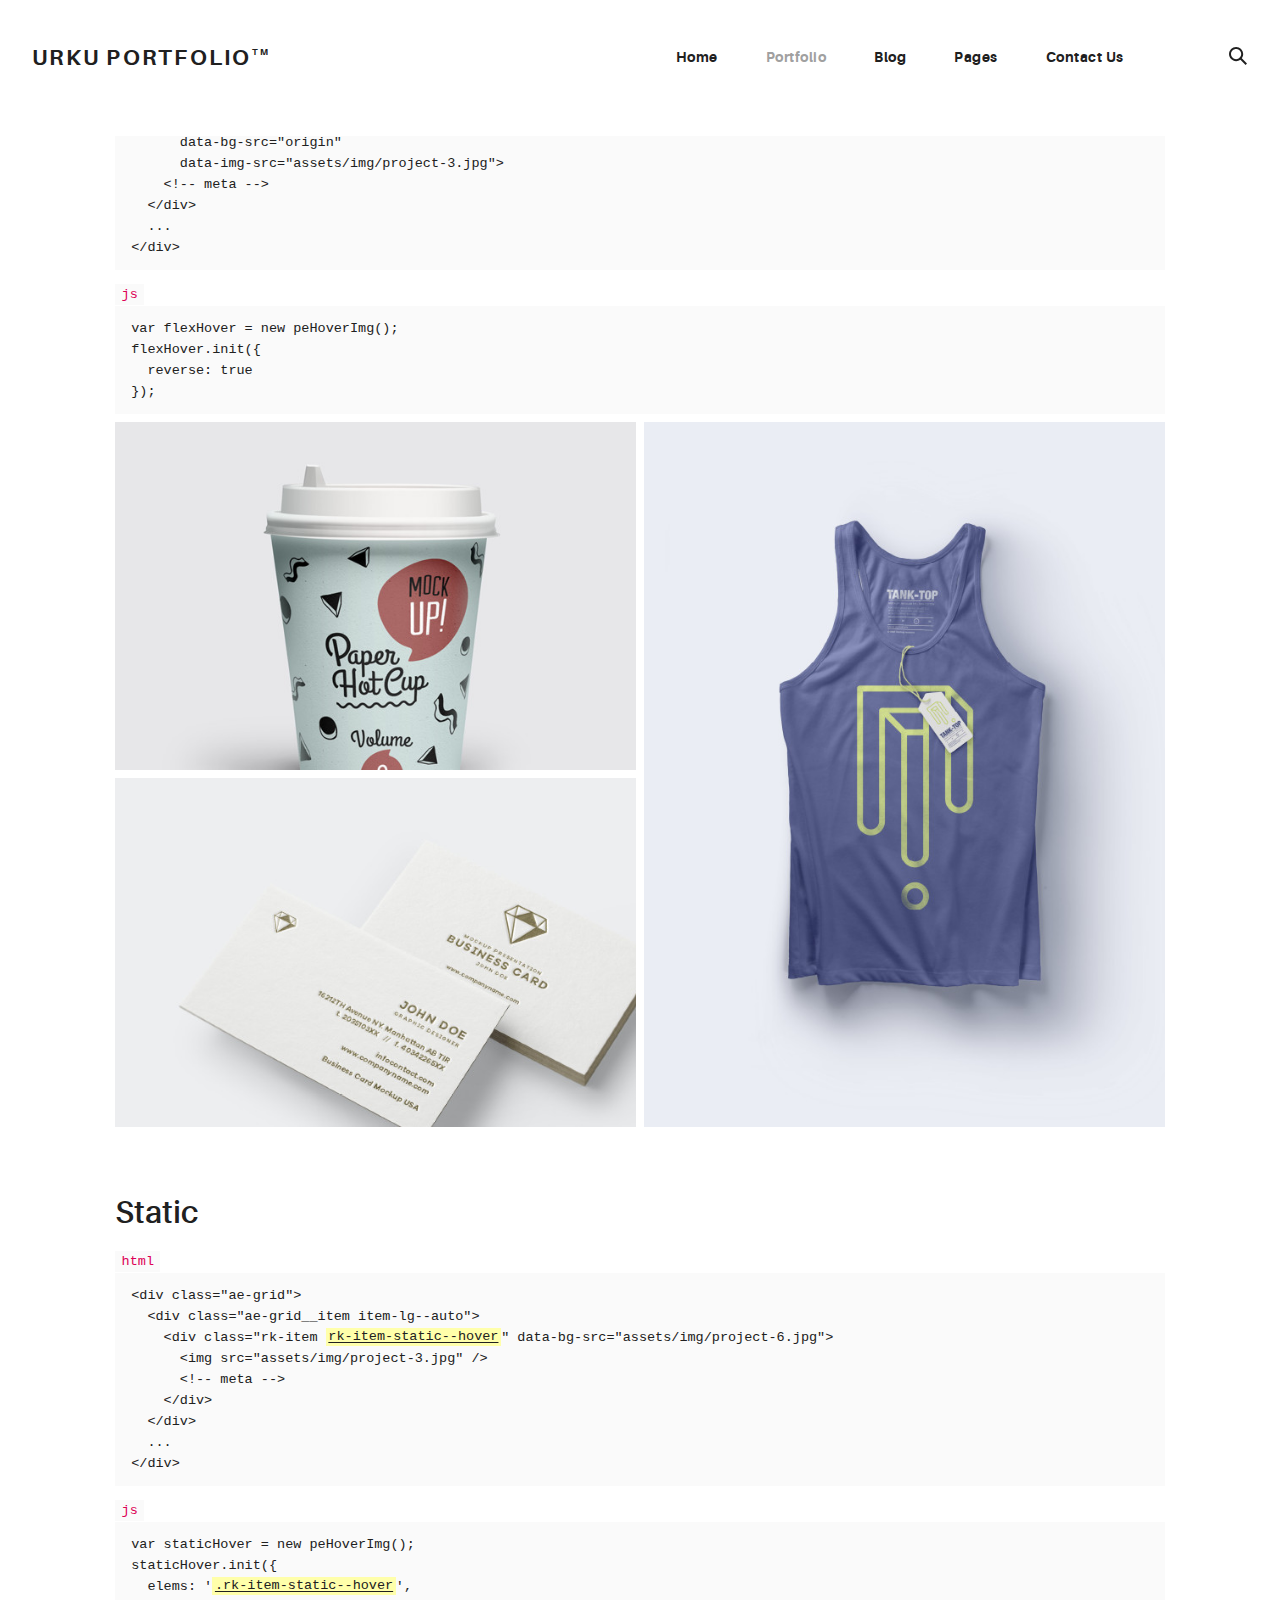
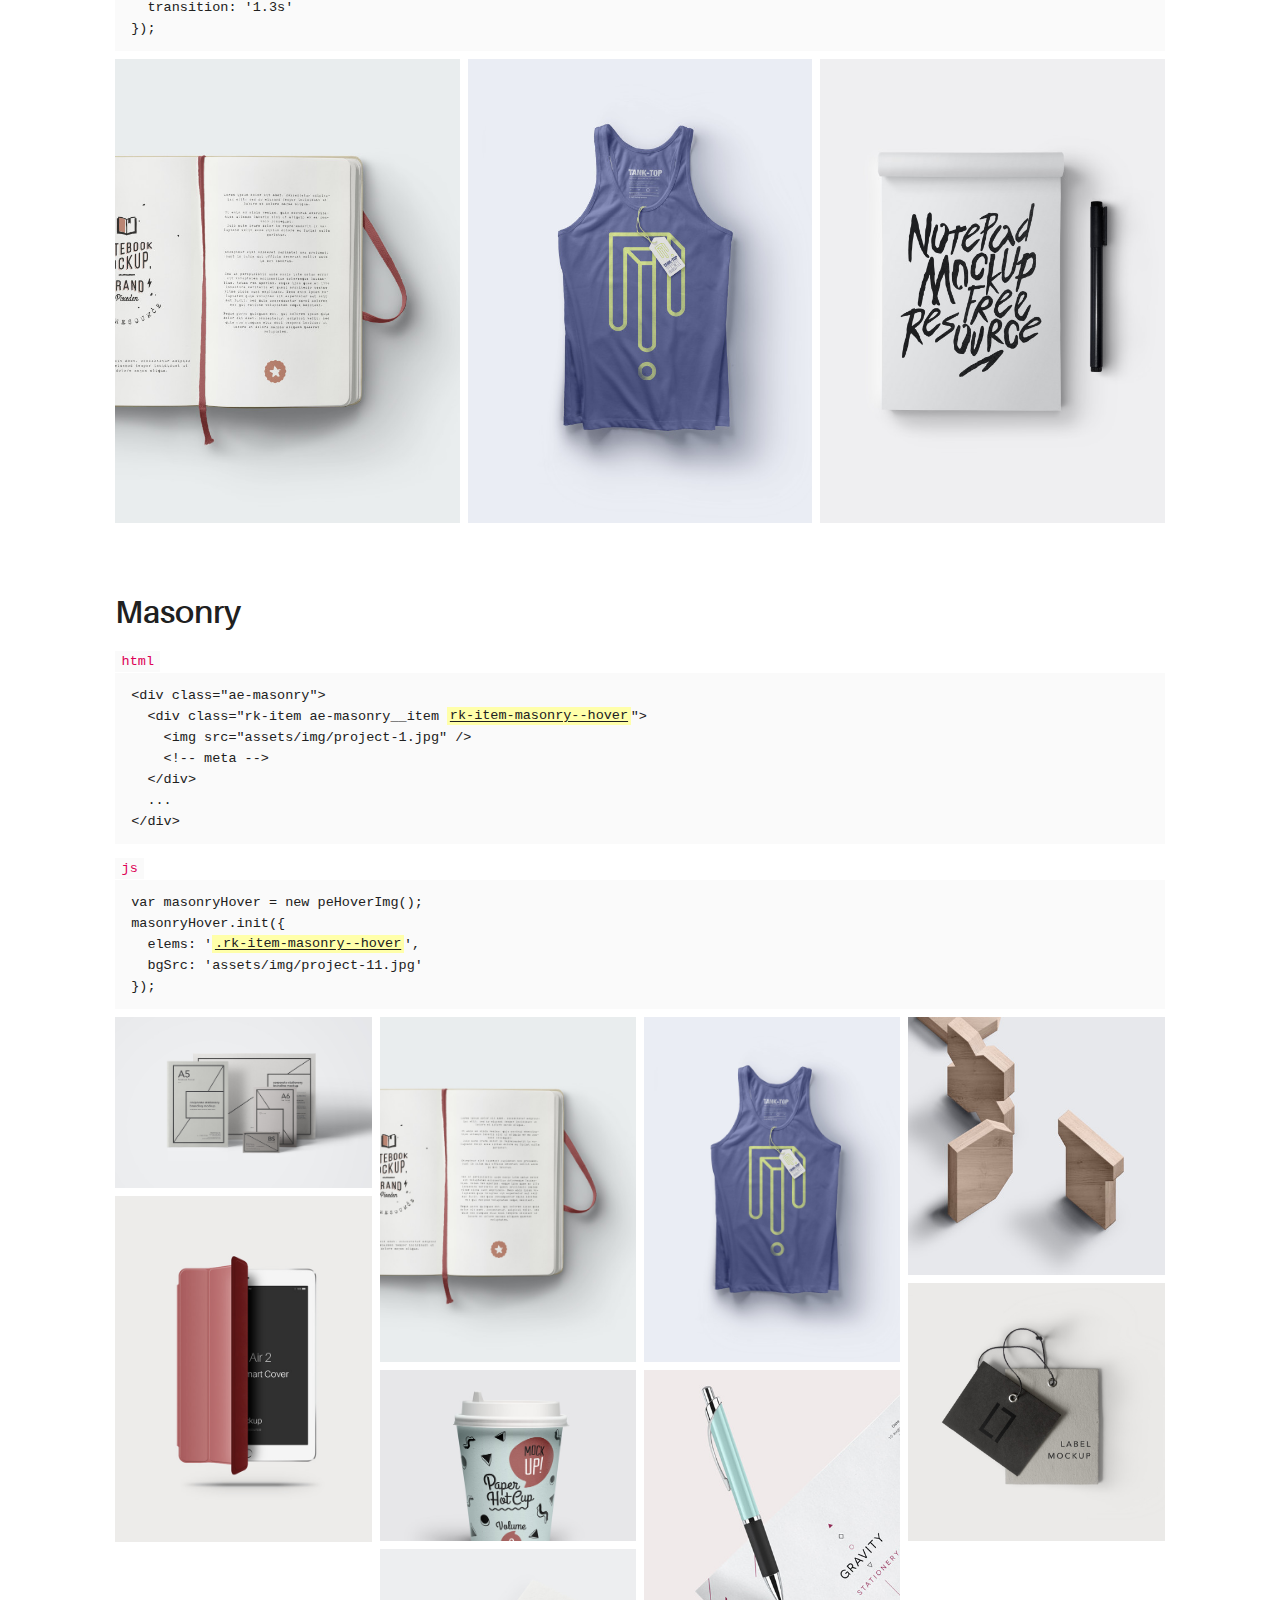
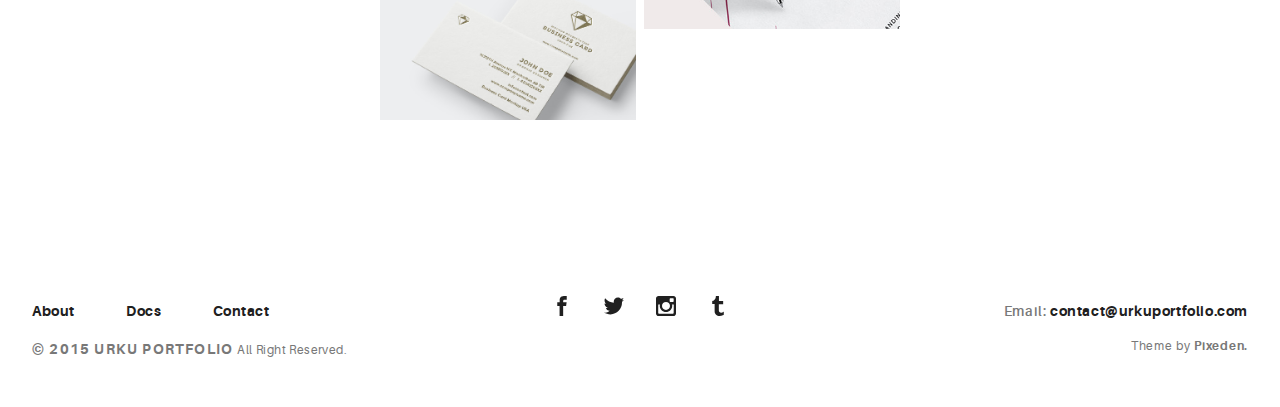
<file: portfolio-hover.html>
<!DOCTYPE html>
<html>
  <head>
    <meta name="viewport" content="width=device-width, initial-scale=1.0">
    <meta charset="UTF-8">
    <title>Urku Portfolio :: Pixeden</title>
    <link rel="icon" type="image/svg+xml" href="assets/img/urku-ico.svg">
    <link rel="stylesheet" href="assets/css/aurora-pack.min.css">
    <link rel="stylesheet" href="assets/css/aurora-theme-base.min.css">
    <link rel="stylesheet" href="assets/css/urku.css">
  </head>
  <body class="top-fixed">
    <header class="ae-container-fluid ae-container-fluid--full rk-header ">
      <input type="checkbox" id="mobile-menu" class="rk-mobile-menu">
      <label for="mobile-menu">
        <svg>
          <use xlink:href="assets/img/symbols.svg#bar"></use>
        </svg>
        <svg>
          <use xlink:href="assets/img/symbols.svg#bar"></use>
        </svg>
        <svg>
          <use xlink:href="assets/img/symbols.svg#bar"></use>
        </svg>
      </label>
      <div class="ae-container-fluid rk-topbar">
        <h1 class="rk-logo"><a href="index.html">urku portfolio<sup>tm</sup></a></h1>
        <nav class="rk-navigation">
          <ul class="rk-menu">
            <li class="rk-menu__item"><a href="index.html" class="rk-menu__link">Home</a>
            </li>
            <li class="active rk-menu__item"><a href="portfolio.html" class="rk-menu__link">Portfolio</a>
            </li>
            <li class="rk-menu__item"><a href="blog.html" class="rk-menu__link">Blog</a>
            </li>
            <li class="rk-menu__item"><a href="#0" class="rk-menu__link">Pages</a>
              <nav class="rk-menu__sub">
                <ul class="rk-container">
                  <li class="rk-menu__item"><a href="about.html" class="rk-menu__link">About</a></li>
                  <li class="rk-menu__item"><a href="documentation.html" class="rk-menu__link">Documentation</a></li>
                  <li class="rk-menu__item"><a href="design-styles.html" class="rk-menu__link">Design Styles</a></li>
                </ul>
              </nav>
            </li>
            <li class="rk-menu__item"><a href="contact.html" class="rk-menu__link">Contact Us</a>
            </li>
          </ul>
          <form class="rk-search">
            <input type="text" placeholder="Search" id="urku-search" class="rk-search-field">
            <label for="urku-search">
              <svg>
                <use xlink:href="assets/img/symbols.svg#icon-search"></use>
              </svg>
            </label>
          </form>
        </nav>
      </div>
    </header>
    <section class="rk-container rk-main">
      <section class="ae-container-fluid ae-container-fluid--inner rk-portfolio">
        <h3>Flex</h3><code>html</code>
        <pre><code>&lt;div class=&quot;rk-portfolio__items&quot;&gt;
   &lt;div class=&quot;rk-item rk-item--flex item-4 <ins>rk-item--hover</ins>&quot; 
      data-bg-src=&quot;origin&quot; 
      data-img-src=&quot;assets/img/project-3.jpg&quot;&gt;
    &lt;!-- meta --&gt;
  &lt;/div&gt;
  ...
&lt;/div&gt;</code></pre><code>js</code>
        <pre><code>var flexHover = new peHoverImg();
flexHover.init({
  reverse: true
});</code></pre>
        <div class="rk-portfolio__items">
          <div class="rk-items-cont rk-size-6 rk-tosize-8"><a href="portfolio-item.html" data-bg-src="origin" data-img-src="assets/img/project-3.jpg" class="rk-item rk-item--flex item-4 rk-size-12 rk-landscape rk-item--hover"> 
              <div class="item-meta">
                <h2>Tumblr hammock</h2>
                <p>Packaging</p>
              </div></a><a href="portfolio-item.html" data-bg-src="origin" data-img-src="assets/img/project-11.jpg" class="rk-item rk-item--flex item-5 rk-size-12 rk-landscape rk-item--hover"> 
              <div class="item-meta">
                <h2>Biodiesel etsy</h2>
                <p>Branding</p>
              </div></a></div><a href="portfolio-item.html" data-bg-src="origin" data-img-src="assets/img/project-2.jpg" class="rk-item rk-item--flex item-6 rk-size-6 rk-portrait rk-item--hover"> 
            <div class="item-meta">
              <h2>Gentrify artisan</h2>
              <p>Graphic Design</p>
            </div></a>
        </div>
        <h3 class="au-mt-4">Static</h3><code>html</code>
        <pre><code>&lt;div class=&quot;ae-grid&quot;&gt;
  &lt;div class=&quot;ae-grid__item item-lg--auto&quot;&gt;
    &lt;div class=&quot;rk-item <ins>rk-item-static--hover</ins>&quot; data-bg-src=&quot;assets/img/project-6.jpg&quot;&gt;
      &lt;img src=&quot;assets/img/project-3.jpg&quot; /&gt;
      &lt;!-- meta --&gt;
    &lt;/div&gt;
  &lt;/div&gt;
  ...
&lt;/div&gt;</code></pre><code>js</code>
        <pre><code>var staticHover = new peHoverImg();
staticHover.init({
  elems: '<ins>.rk-item-static--hover</ins>',
  transition: '1.3s'
});</code></pre>
        <div class="ae-grid">
          <div class="ae-grid__item item-lg--auto"><a href="portfolio-item.html" data-bg-src="assets/img/project-6.jpg" class="rk-item rk-item-static--hover"><img src="assets/img/project-3.jpg" alt="">
              <div class="item-meta">
                <h2>Waistcoat vegan</h2>
                <p>Graphic Design</p>
              </div></a></div>
          <div class="ae-grid__item item-lg--auto"><a href="portfolio-item.html" data-bg-src="assets/img/project-10.jpg" class="rk-item rk-item-static--hover"><img src="assets/img/project-6.jpg" alt="">
              <div class="item-meta">
                <h2>Gentrify artisan</h2>
                <p>Graphic Design</p>
              </div></a></div>
          <div class="ae-grid__item item-lg--auto"><a href="portfolio-item.html" data-bg-src="assets/img/project-3.jpg" class="rk-item rk-item-static--hover"><img src="assets/img/project-10.jpg" alt="">
              <div class="item-meta">
                <h2>Waistcoat ugh</h2>
                <p>UI/UX</p>
              </div></a></div>
        </div>
        <h3 class="au-mt-4">Masonry</h3><code>html</code>
        <pre><code>&lt;div class=&quot;ae-masonry&quot;&gt;
  &lt;div class=&quot;rk-item ae-masonry__item <ins>rk-item-masonry--hover</ins>&quot;&gt;
    &lt;img src=&quot;assets/img/project-1.jpg&quot; /&gt;
    &lt;!-- meta --&gt;
  &lt;/div&gt;
  ...
&lt;/div&gt;</code></pre><code>js</code>
        <pre><code>var masonryHover = new peHoverImg();
masonryHover.init({
  elems: '<ins>.rk-item-masonry--hover</ins>',
  bgSrc: 'assets/img/project-11.jpg'
});</code></pre>
        <div class="ae-masonry ae-masonry-md-2 ae-masonry-xl-4"><a href="portfolio-item.html" class="rk-item ae-masonry__item rk-item-masonry--hover"><img src="assets/img/project-1.jpg" alt="">
            <div class="item-meta">
              <h2>Essential Stationery</h2>
              <p>Branding</p>
            </div></a><a href="portfolio-item.html" class="rk-item ae-masonry__item rk-item-masonry--hover"><img src="assets/img/project-2.jpg" alt="">
            <div class="item-meta">
              <h2>Pickled Tousled</h2>
              <p>Art Direction</p>
            </div></a><a href="portfolio-item.html" class="rk-item ae-masonry__item rk-item-masonry--hover"><img src="assets/img/project-3.jpg" alt="">
            <div class="item-meta">
              <h2>Waistcoat vegan</h2>
              <p>Graphic Design</p>
            </div></a><a href="portfolio-item.html" class="rk-item ae-masonry__item rk-item-masonry--hover"><img src="assets/img/project-4.jpg" alt="">
            <div class="item-meta">
              <h2>Tumblr hammock</h2>
              <p>Packaging</p>
            </div></a><a href="portfolio-item.html" class="rk-item ae-masonry__item rk-item-masonry--hover"><img src="assets/img/project-5.jpg" alt="">
            <div class="item-meta">
              <h2>Biodiesel etsy</h2>
              <p>Branding</p>
            </div></a><a href="portfolio-item.html" class="rk-item ae-masonry__item rk-item-masonry--hover"><img src="assets/img/project-6.jpg" alt="">
            <div class="item-meta">
              <h2>Gentrify artisan</h2>
              <p>Graphic Design</p>
            </div></a><a href="portfolio-item.html" class="rk-item ae-masonry__item rk-item-masonry--hover"><img src="assets/img/project-7.jpg" alt="">
            <div class="item-meta">
              <h2>Plaid austin</h2>
              <p>Graphic Design</p>
            </div></a><a href="portfolio-item.html" class="rk-item ae-masonry__item rk-item-masonry--hover"><img src="assets/img/project-8.jpg" alt="">
            <div class="item-meta">
              <h2>Trust fund</h2>
              <p>Packaging</p>
            </div></a><a href="portfolio-item.html" class="rk-item ae-masonry__item rk-item-masonry--hover"><img src="assets/img/project-9.jpg" alt="">
            <div class="item-meta">
              <h2>Gentrify pork</h2>
              <p>Branding</p>
            </div></a>
        </div>
      </section>
    </section>
    <footer class="ae-container-fluid rk-footer ">
      <div class="ae-grid ae-grid--collapse">
        <div class="ae-grid__item item-lg-4 au-xs-ta-center au-lg-ta-left">
          <ul class="rk-menu rk-footer-menu">
            <li class="rk-menu__item"><a href="about.html" class="rk-menu__link">About</a>
            </li>
            <li class="rk-menu__item"><a href="documentation.html" class="rk-menu__link">Docs</a>
            </li>
            <li class="rk-menu__item"><a href="contact.html" class="rk-menu__link">Contact</a>
            </li>
          </ul>
          <p class="rk-footer__text rk-footer__copy "> <span class="ae-u-bold">© </span><span class="ae-u-bolder">2015 URKU PORTFOLIO </span>All Right Reserved.</p>
        </div>
        <div class="ae-grid__item item-lg-4 au-xs-ta-center"><a href="#0" class="rk-social-btn ">
            <svg>
              <use xlink:href="assets/img/symbols.svg#icon-facebook"></use>
            </svg></a><a href="#0" class="rk-social-btn ">
            <svg>
              <use xlink:href="assets/img/symbols.svg#icon-twitter"></use>
            </svg></a><a href="#0" class="rk-social-btn ">
            <svg>
              <use xlink:href="assets/img/symbols.svg#icon-pinterest"></use>
            </svg></a><a href="#0" class="rk-social-btn ">
            <svg>
              <use xlink:href="assets/img/symbols.svg#icon-tumblr"></use>
            </svg></a></div>
        <div class="ae-grid__item item-lg-4 au-xs-ta-center au-lg-ta-right">
          <p class="rk-footer__text rk-footer__contact "> <span class="ae-u-bold">Email: </span><span class="ae-u-bolder"> <a href="#0" class="rk-dark-color ">contact@urkuportfolio.com </a></span></p>
          <p class="rk-footer__text rk-footer__by">Theme by <a href="http://pixeden.com" class="ae-u-bolder">Pixeden.</a></p>
        </div>
      </div>
    </footer>
    <script src="assets/js/svg4everybody.min.js"></script>
    <script>svg4everybody();</script>
    <script src="assets/js/pe-hoverimage.js"></script>
    <script>
      var flexHover = new peHoverImg();
      flexHover.init({
        reverse: true
      });
      
      var staticHover = new peHoverImg();
      staticHover.init({
        elems: '.rk-item-static--hover',
        transition: '1.3s'
      });
      
      var masonryHover = new peHoverImg();
      masonryHover.init({
        elems: '.rk-item-masonry--hover',
        bgSrc: 'assets/img/project-11.jpg'
      });
    </script>
  </body>
</html>
</file>
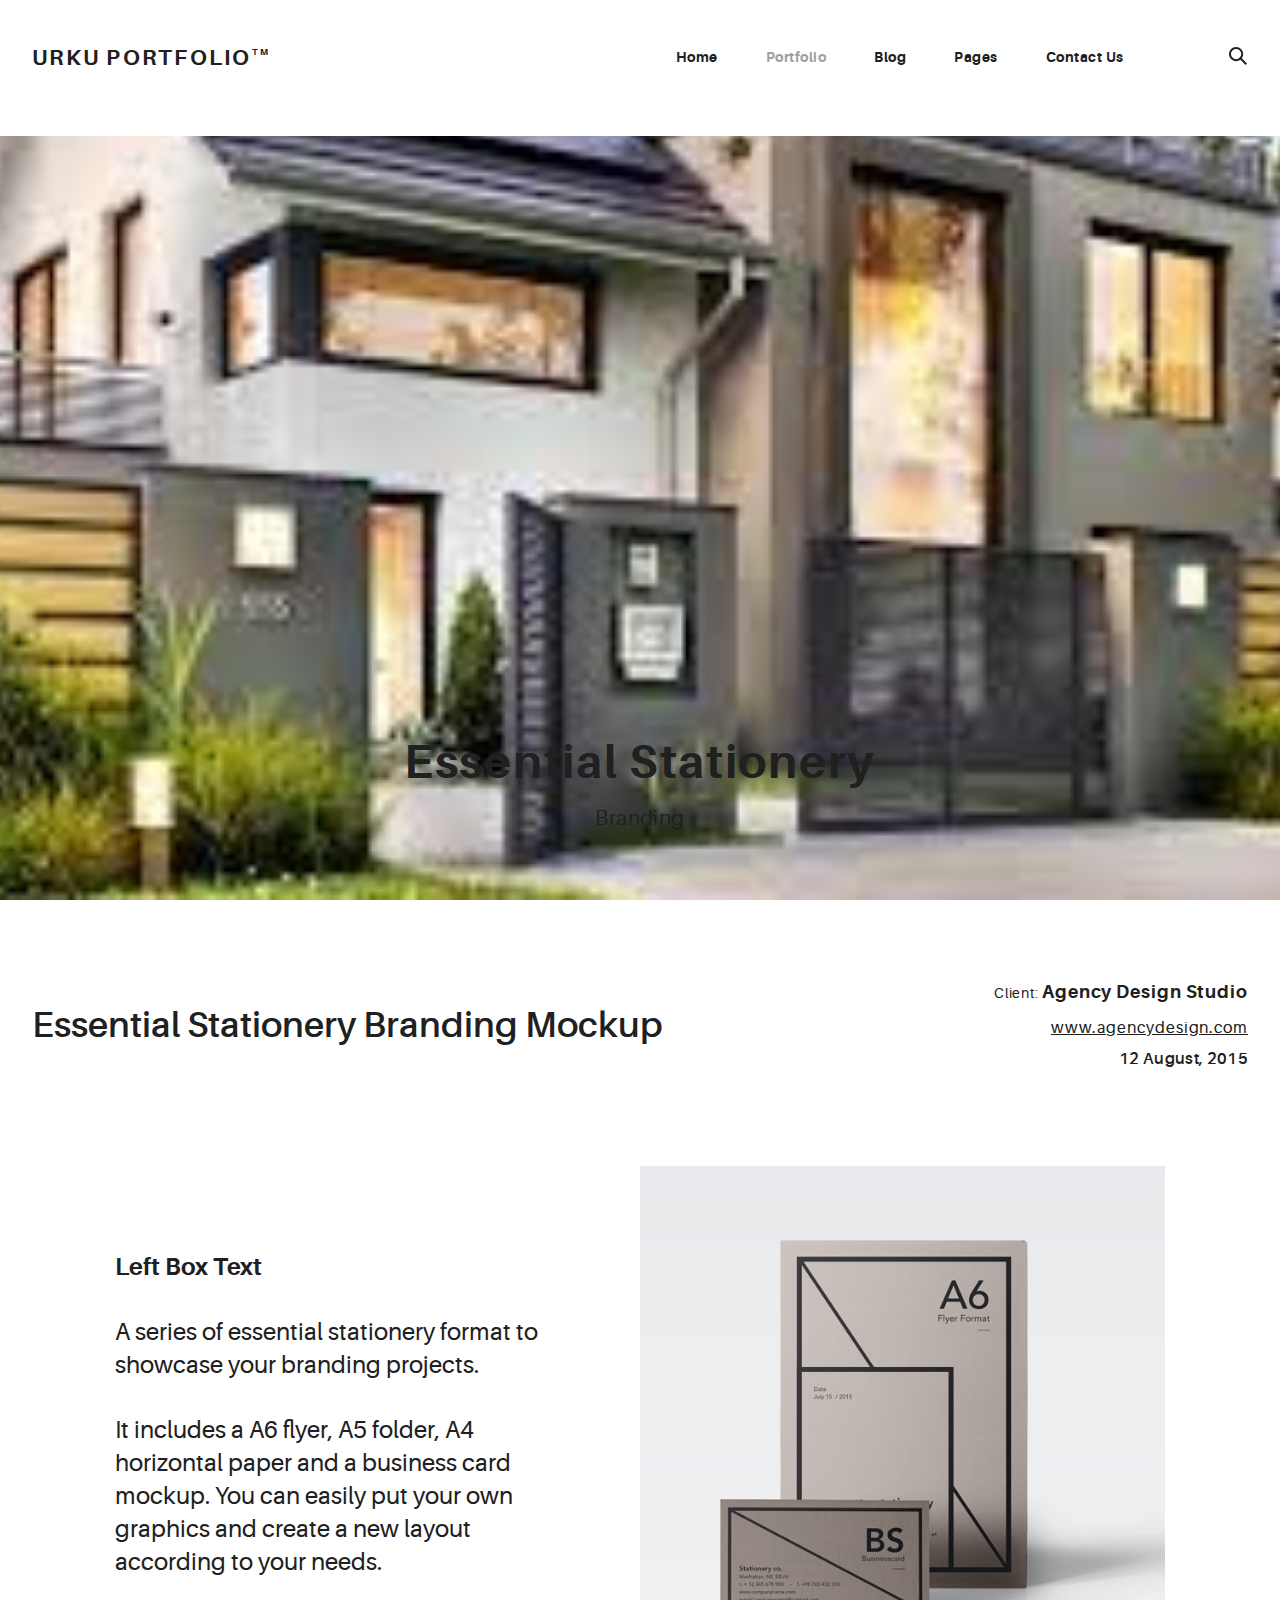
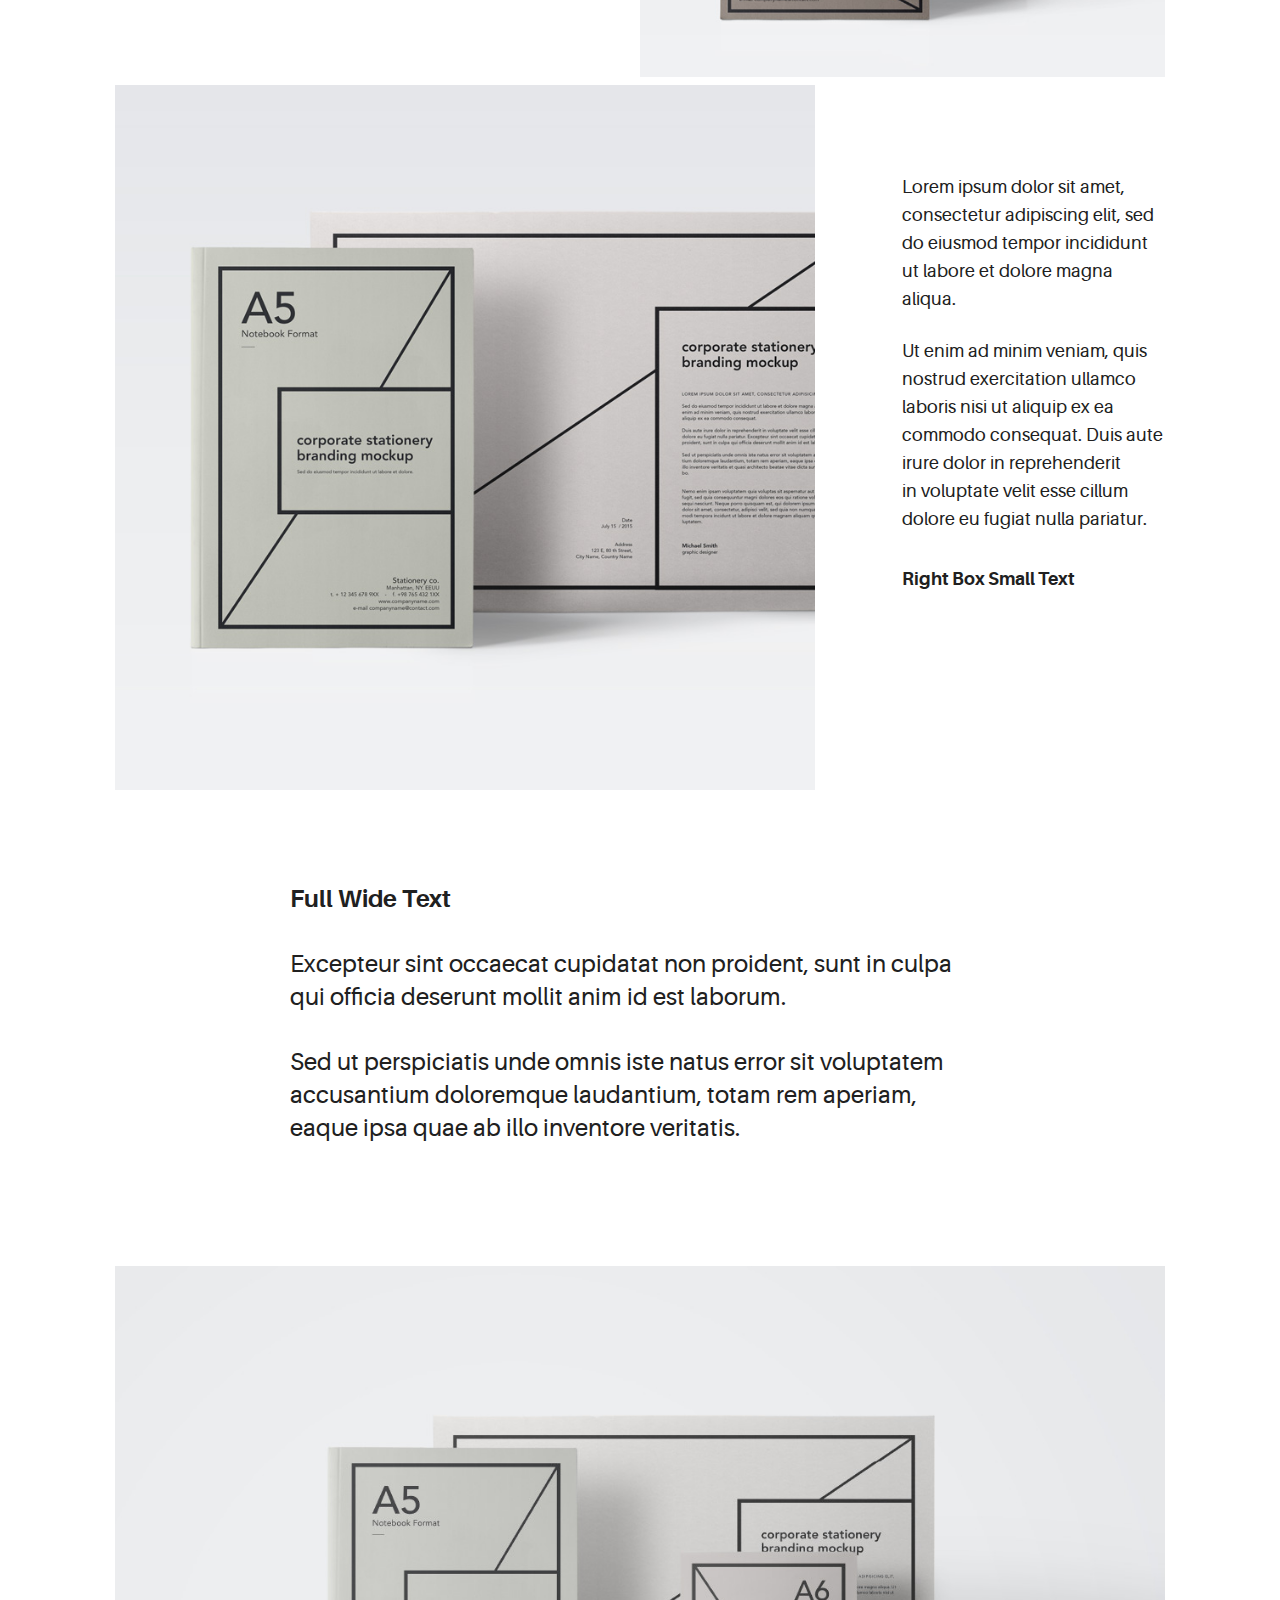
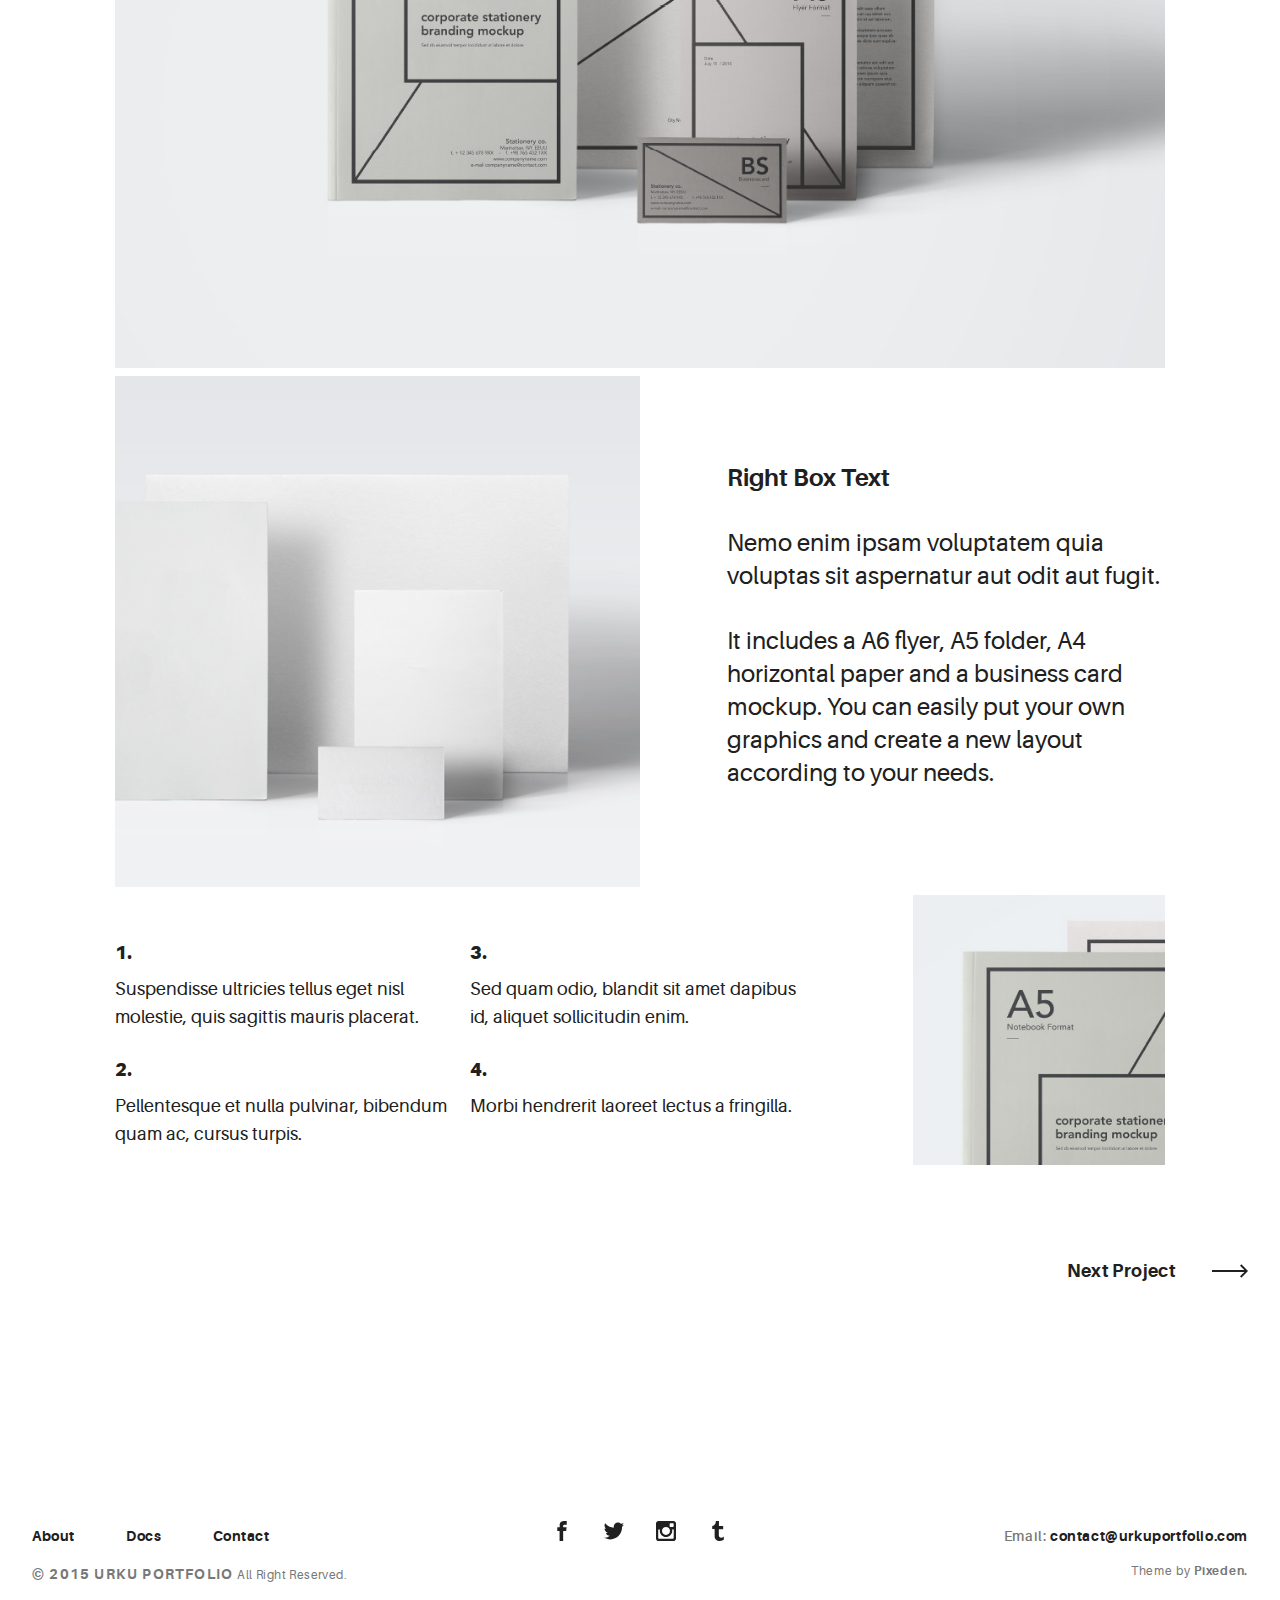
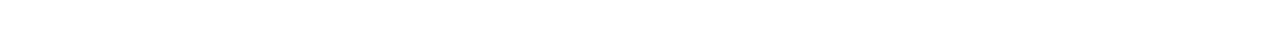
<file: portfolio-item-org.html>
<!DOCTYPE html>
<html>
  <head>
    <meta name="viewport" content="width=device-width, initial-scale=1.0">
    <meta charset="UTF-8">
    <title>Urku Portfolio :: Pixeden</title>
    <link rel="icon" type="image/svg+xml" href="assets/img/urku-ico.svg">
    <link rel="stylesheet" href="assets/css/aurora-pack.min.css">
    <link rel="stylesheet" href="assets/css/aurora-theme-base.min.css">
    <link rel="stylesheet" href="assets/css/urku.css">
  </head>
  <body class="top-fixed">
    <header class="ae-container-fluid ae-container-fluid--full rk-header ">
      <input type="checkbox" id="mobile-menu" class="rk-mobile-menu">
      <label for="mobile-menu">
        <svg>
          <use xlink:href="assets/img/symbols.svg#bar"></use>
        </svg>
        <svg>
          <use xlink:href="assets/img/symbols.svg#bar"></use>
        </svg>
        <svg>
          <use xlink:href="assets/img/symbols.svg#bar"></use>
        </svg>
      </label>
      <div class="ae-container-fluid rk-topbar">
        <h1 class="rk-logo"><a href="index.html">urku portfolio<sup>tm</sup></a></h1>
        <nav class="rk-navigation">
          <ul class="rk-menu">
            <li class="rk-menu__item"><a href="index.html" class="rk-menu__link">Home</a>
            </li>
            <li class="active rk-menu__item"><a href="portfolio.html" class="rk-menu__link">Portfolio</a>
              <nav class="rk-menu__sub">
                <ul class="rk-container">
                  <li class="rk-menu__item"><a href="portfolio.html" class="rk-menu__link">Flex</a></li>
                  <li class="rk-menu__item"><a href="portfolio-alt.html" class="rk-menu__link">Switch</a></li>
                  <li class="rk-menu__item"><a href="portfolio-raw.html" class="rk-menu__link">Static</a></li>
                  <li class="rk-menu__item"><a href="portfolio-masonry.html" class="rk-menu__link">Masonry</a></li>
                </ul>
              </nav>
            </li>
            <li class="rk-menu__item"><a href="blog.html" class="rk-menu__link">Blog</a>
            </li>
            <li class="rk-menu__item"><a href="#0" class="rk-menu__link">Pages</a>
              <nav class="rk-menu__sub">
                <ul class="rk-container">
                  <li class="rk-menu__item"><a href="about.html" class="rk-menu__link">About</a></li>
                  <li class="rk-menu__item"><a href="documentation.html" class="rk-menu__link">Documentation</a></li>
                  <li class="rk-menu__item"><a href="design-styles.html" class="rk-menu__link">Design Styles</a></li>
                </ul>
              </nav>
            </li>
            <li class="rk-menu__item"><a href="contact.html" class="rk-menu__link">Contact Us</a>
            </li>
          </ul>
          <form class="rk-search">
            <input type="text" placeholder="Search" id="urku-search" class="rk-search-field">
            <label for="urku-search">
              <svg>
                <use xlink:href="assets/img/symbols.svg#icon-search"></use>
              </svg>
            </label>
          </form>
        </nav>
      </div>
    </header>
    <section class="ae-container-fluid ae-container-fluid--full">
      <header class="rk-portfolio-cover  item-inside-1">
        <div class="item-inside__meta">
          <h1 class="ae-u-bolder rk-portfolio-title ">Essential Stationery</h1>
          <p class="ae-theta rk-portfolio-category ">Branding</p>
        </div>
      </header>
      <div class="ae-container-fluid">
        <div class="ae-grid ae-grid--collapse rk-portfolio-info ">
          <div class="ae-grid__item item-lg-8 item-sm--center au-xs-ta-center au-lg-ta-left">
            <h2 class="rk-portfolio-inner-title ">Essential Stationery Branding Mockup</h2>
          </div>
          <div class="ae-grid__item item-lg-4 au-xs-ta-center au-lg-ta-right rk-portfolio-details">
            <p class="rk-portfolio-inner-client "><span class="ae-lambda">Client: </span><span class="ae-u-bolder">Agency Design Studio</span></p>
            <p class="au-underline rk-portfolio-inner-website "><a href="#0" class="ae-kappa">www.agencydesign.com</a></p>
            <p class="ae-kappa ae-u-bold rk-portfolio-inner-date ">12 August, 2015</p>
          </div>
        </div>
      </div>
      <div class="ae-container-fluid ae-container-fluid--inner rk-portfolio--inner">
        <div class="ae-grid ae-grid--collapse au-xs-ptp-1">
          <div class="ae-grid__item item-lg-5 au-lg-ptp-1">
            <h4 class="ae-u-bolder">Left Box Text</h4>
            <p class="ae-eta">A series of essential stationery format to showcase your branding projects. </p>
            <p class="ae-eta">It includes a A6 flyer, A5 folder, A4 horizontal paper and a business card mockup. You can easily put your own graphics and create a new layout according to your needs.</p>
          </div>
          <div class="ae-grid__item item-lg-6 item-lg--offset-1"><img src="assets/img/inner-1.jpg" alt="Urku Portfolio"></div>
        </div>
        <div class="ae-grid ae-grid--collapse">
          <div class="ae-grid__item item-lg-8"><img src="assets/img/inner-2.jpg" alt="Urku Portfolio"></div>
          <div class="ae-grid__item item-lg-3 item-lg--offset-1 au-lg-ptp-1">
            <p>Lorem ipsum dolor sit amet, consectetur adipiscing elit, sed do eiusmod tempor incididunt ut labore et dolore magna aliqua. </p>
            <p class="au-mb-3">Ut enim ad minim veniam, quis nostrud exercitation ullamco laboris nisi ut aliquip ex ea commodo consequat. Duis aute irure dolor in reprehenderit <br>in voluptate velit esse cillum dolore eu fugiat nulla pariatur. </p>
            <p class="ae-u-bolder">Right Box Small Text</p>
          </div>
        </div>
        <div class="ae-grid ae-grid--collapse au-xs-ptp-1 au-xs-pbp-1">
          <div class="ae-grid__item item-lg-8 item-lg--offset-2">
            <h4 class="ae-u-bolder">Full Wide Text</h4>
            <p class="ae-eta">Excepteur sint occaecat cupidatat non proident, sunt in culpa qui officia deserunt mollit anim id est laborum.</p>
            <p class="ae-eta">Sed ut perspiciatis unde omnis iste natus error sit voluptatem accusantium doloremque laudantium, totam rem aperiam, eaque ipsa quae ab illo inventore veritatis.</p>
          </div>
        </div>
        <div class="ae-grid ae-grid--collapse">
          <div class="ae-grid__item item-lg--auto"><img src="assets/img/project-1.jpg" alt="Urku Portfolio"></div>
        </div>
        <div class="ae-grid ae-grid--collapse">
          <div class="ae-grid__item item-lg-6"><img src="assets/img/inner-3.jpg" alt="Urku Portfolio"></div>
          <div class="ae-grid__item item-lg-5 item-lg--offset-1 au-lg-ptp-1">
            <h4 class="ae-u-bolder">Right Box Text</h4>
            <p class="ae-eta">Nemo enim ipsam voluptatem quia voluptas sit aspernatur aut odit aut fugit.</p>
            <p class="ae-eta">It includes a A6 flyer, A5 folder, A4 horizontal paper and a business card mockup. You can easily put your own graphics and create a new layout according to your needs.</p>
          </div>
        </div>
        <div class="ae-grid--alt test">
          <div class="ae-grid__item--alt item-sm--auto item-sm--offset-1 item-lg--offset-0 item-sm--end item-sm--bottom">
            <div class="ae-grid ae-grid--alt8 au-xs-ta-center au-sm-ta-left">
              <div class="ae-grid__item--alt8 item-lg-6"><span class="ae-u-boldest">1.</span>
                <p class="au-mt-1">Suspendisse ultricies tellus eget nisl molestie, quis sagittis mauris placerat.</p><span class="ae-u-boldest">2.</span>
                <p class="au-mt-1">Pellentesque et nulla pulvinar, bibendum quam ac, cursus turpis.</p>
              </div>
              <div class="ae-grid__item--alt8 item-lg-6"><span class="ae-u-boldest">3.</span>
                <p class="au-mt-1">Sed quam odio, blandit sit amet dapibus id, aliquet sollicitudin enim. </p><span class="ae-u-boldest">4.</span>
                <p class="au-mt-1">Morbi hendrerit laoreet lectus a fringilla.</p>
              </div>
            </div>
          </div>
          <div class="ae-grid__item--alt item-sm--auto item-lg-3 item-lg--offset-1 item-lg--end"><img src="assets/img/inner-4.jpg" alt="Urku Portfolio"></div>
        </div>
      </div>
      <div class="ae-container-fluid au-pt-4 au-pb-4">
        <div class="group-buttons"><a href="#0" class="au-mt-2 arrow-button arrow-button--right">Next Project<span class="arrow-cont">
              <svg>
                <use xlink:href="assets/img/symbols.svg#arrow"></use>
              </svg></span></a></div>
      </div>
    </section>
    <footer class="ae-container-fluid rk-footer ">
      <div class="ae-grid ae-grid--collapse">
        <div class="ae-grid__item item-lg-4 au-xs-ta-center au-lg-ta-left">
          <ul class="rk-menu rk-footer-menu">
            <li class="rk-menu__item"><a href="about.html" class="rk-menu__link">About</a>
            </li>
            <li class="rk-menu__item"><a href="documentation.html" class="rk-menu__link">Docs</a>
            </li>
            <li class="rk-menu__item"><a href="contact.html" class="rk-menu__link">Contact</a>
            </li>
          </ul>
          <p class="rk-footer__text rk-footer__copy "> <span class="ae-u-bold">© </span><span class="ae-u-bolder">2015 URKU PORTFOLIO </span>All Right Reserved.</p>
        </div>
        <div class="ae-grid__item item-lg-4 au-xs-ta-center"><a href="#0" class="rk-social-btn ">
            <svg>
              <use xlink:href="assets/img/symbols.svg#icon-facebook"></use>
            </svg></a><a href="#0" class="rk-social-btn ">
            <svg>
              <use xlink:href="assets/img/symbols.svg#icon-twitter"></use>
            </svg></a><a href="#0" class="rk-social-btn ">
            <svg>
              <use xlink:href="assets/img/symbols.svg#icon-pinterest"></use>
            </svg></a><a href="#0" class="rk-social-btn ">
            <svg>
              <use xlink:href="assets/img/symbols.svg#icon-tumblr"></use>
            </svg></a></div>
        <div class="ae-grid__item item-lg-4 au-xs-ta-center au-lg-ta-right">
          <p class="rk-footer__text rk-footer__contact "> <span class="ae-u-bold">Email: </span><span class="ae-u-bolder"> <a href="#0" class="rk-dark-color ">contact@urkuportfolio.com </a></span></p>
          <p class="rk-footer__text rk-footer__by">Theme by <a href="http://pixeden.com" class="ae-u-bolder">Pixeden.</a></p>
        </div>
      </div>
    </footer>
    <script src="assets/js/svg4everybody.min.js"></script>
    <script>svg4everybody();</script>
  </body>
</html>
</file>
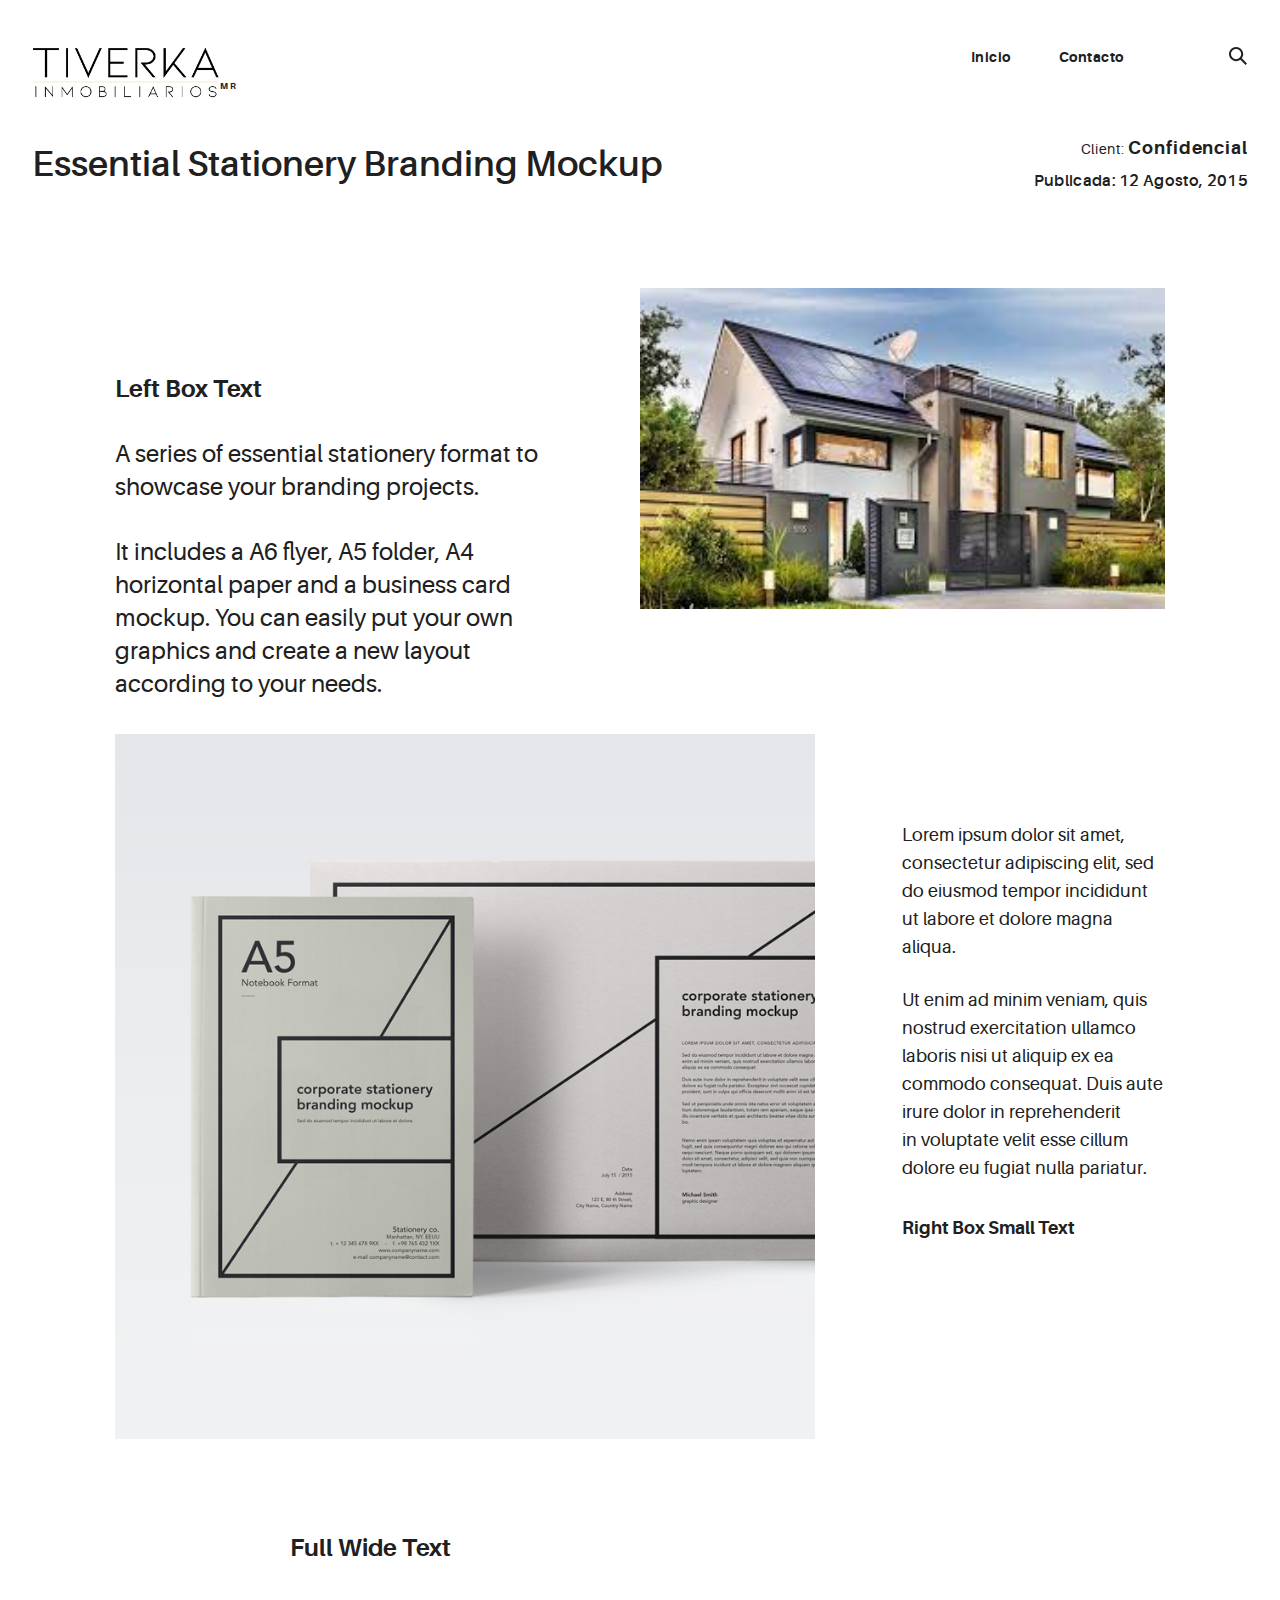
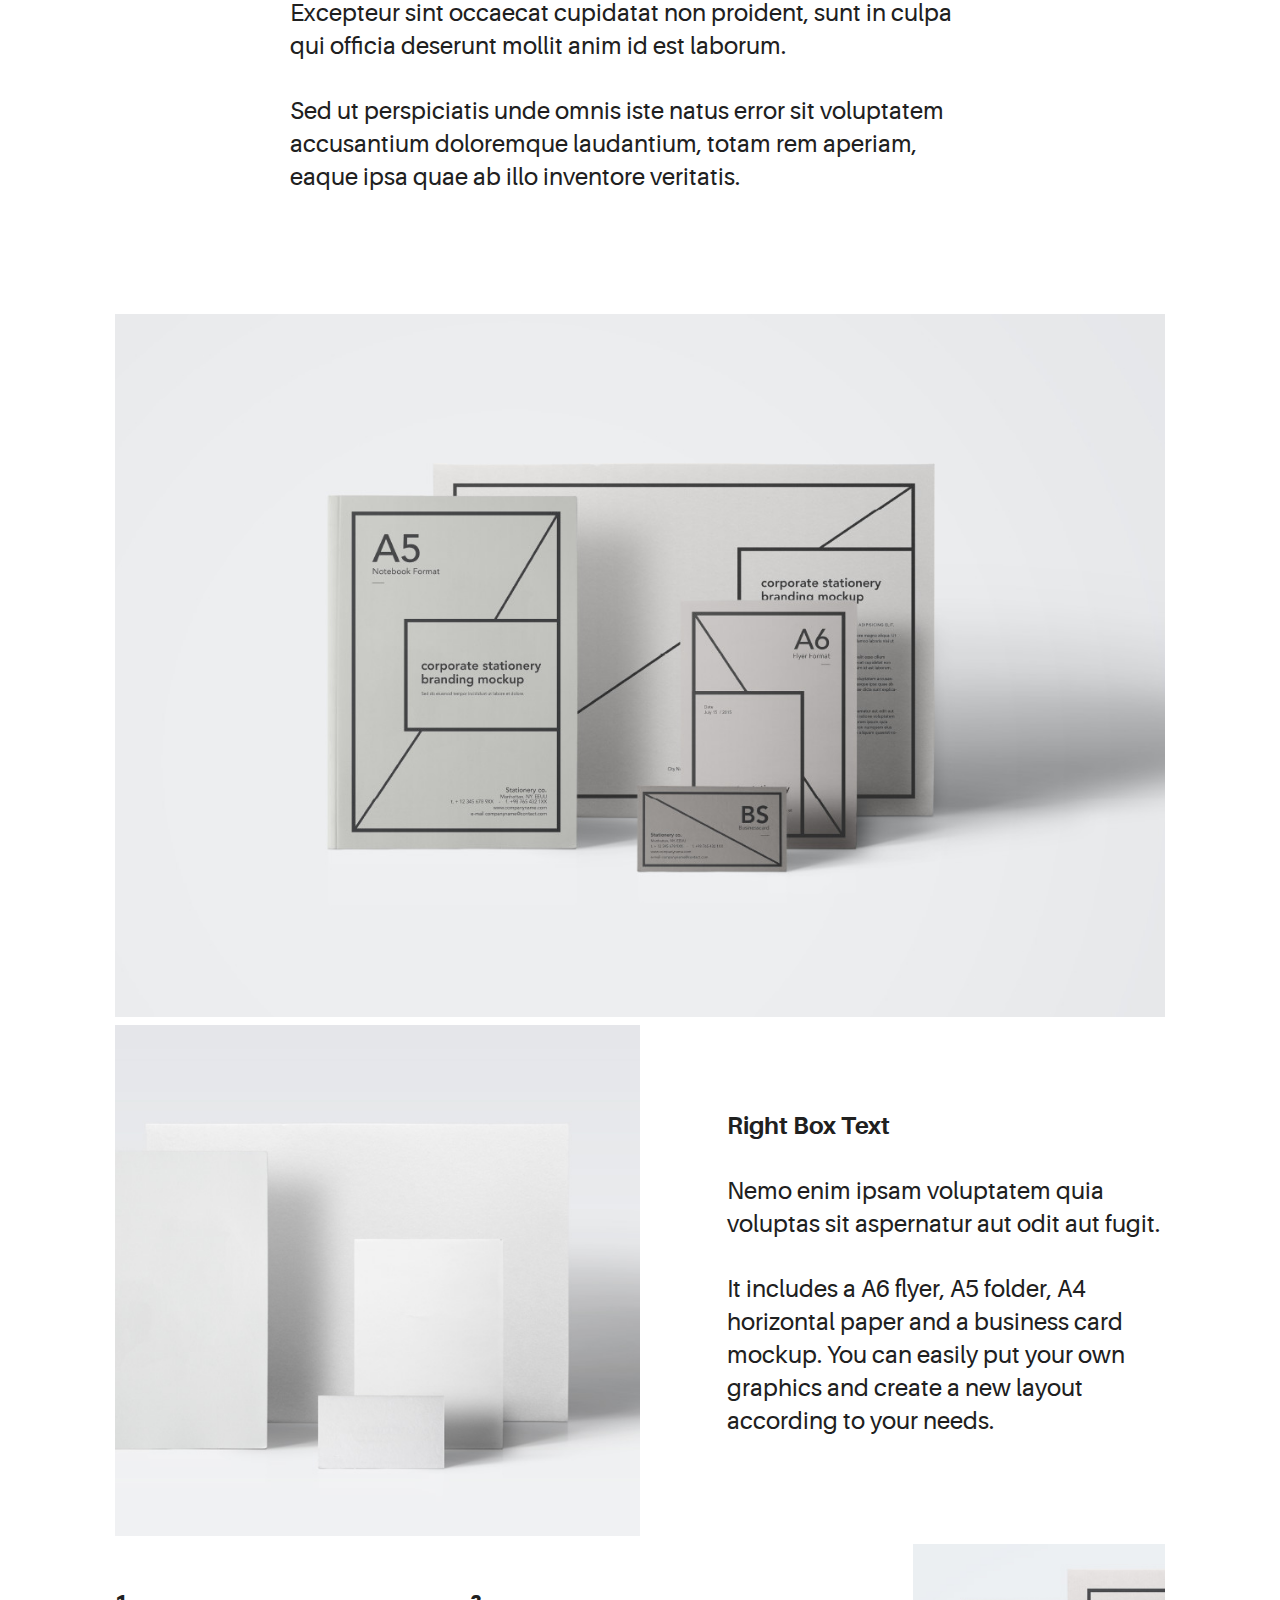
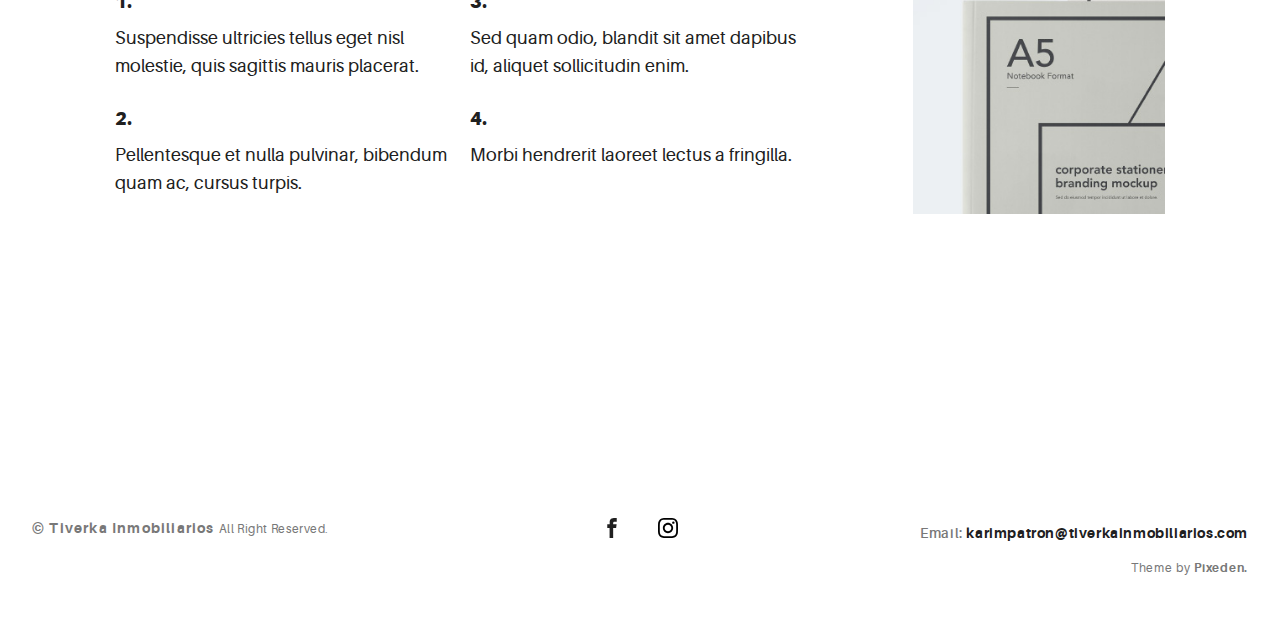
<file: portfolio-item.html>
<!DOCTYPE html>
<html>
  <head>
    <meta name="viewport" content="width=device-width, initial-scale=1.0">
    <meta charset="UTF-8">
    <title>Tiverka Inmobiliarios</title>
    <link rel="icon" type="image/svg+xml" href="assets/img/urku-ico.svg">
    <link rel="stylesheet" href="assets/css/aurora-pack.min.css">
    <link rel="stylesheet" href="assets/css/aurora-theme-base.min.css">
    <link rel="stylesheet" href="assets/css/urku.css">
  </head>
  <body class="top-fixed">
    <header class="ae-container-fluid ae-container-fluid--full rk-header ">
      <input type="checkbox" id="mobile-menu" class="rk-mobile-menu">
      <label for="mobile-menu">
        <svg>
          <use xlink:href="assets/img/symbols.svg#bar"></use>
        </svg>
        <svg>
          <use xlink:href="assets/img/symbols.svg#bar"></use>
        </svg>
        <svg>
          <use xlink:href="assets/img/symbols.svg#bar"></use>
        </svg>
      </label>
      <div class="ae-container-fluid rk-topbar">
        <h1 class="rk-logo"><a href="index.html"><img src="assets/img/logo.png" alt="" width="20%" height="20%" ><sup>MR</sup></a></h1>
<!--		  <nav class="rk-navigation">
          <ul class="rk-menu">
            <li class="rk-menu__item"><a href="index.html" class="rk-menu__link">Home</a>
            </li>
            <li class="active rk-menu__item"><a href="portfolio.html" class="rk-menu__link">Portfolio</a>
              <nav class="rk-menu__sub">
                <ul class="rk-container">
                  <li class="rk-menu__item"><a href="portfolio.html" class="rk-menu__link">Flex</a></li>
                  <li class="rk-menu__item"><a href="portfolio-alt.html" class="rk-menu__link">Switch</a></li>
                  <li class="rk-menu__item"><a href="portfolio-raw.html" class="rk-menu__link">Static</a></li>
                  <li class="rk-menu__item"><a href="portfolio-masonry.html" class="rk-menu__link">Masonry</a></li>
                </ul>
              </nav>
            </li>
            <li class="rk-menu__item"><a href="blog.html" class="rk-menu__link">Blog</a>
            </li>
            <li class="rk-menu__item"><a href="#0" class="rk-menu__link">Pages</a>
              <nav class="rk-menu__sub">
                <ul class="rk-container">
                  <li class="rk-menu__item"><a href="about.html" class="rk-menu__link">About</a></li>
                  <li class="rk-menu__item"><a href="documentation.html" class="rk-menu__link">Documentation</a></li>
                  <li class="rk-menu__item"><a href="design-styles.html" class="rk-menu__link">Design Styles</a></li>
                </ul>
              </nav>
            </li>
            <li class="rk-menu__item"><a href="contact.html" class="rk-menu__link">Contact Us</a>
            </li>
          </ul>
          <form class="rk-search">
            <input type="text" placeholder="Search" id="urku-search" class="rk-search-field">
            <label for="urku-search">
              <svg>
                <use xlink:href="assets/img/symbols.svg#icon-search"></use>
              </svg>
            </label>
          </form>
        </nav>  -->
	<nav class="rk-navigation">
          <ul class="rk-menu">
            <li class="rk-menu__item"><a href="index.html" class="rk-menu__link">Inicio</a>
            </li>
			  <!--<li class=" rk-menu__item"><a href="portfolio-renta.html" class="rk-menu__link">Renta</a>
            </li>
			  <li class=" rk-menu__item"><a href="portfolio-venta.html" class="rk-menu__link">Venta</a>
            </li>-->
            <!--<li class="active rk-menu__item"><a href="portfolio.html" class="rk-menu__link">Portafolio</a>
            </li>-->
            <!--<li class="rk-menu__item"><a href="blog.html" class="rk-menu__link">Blog</a>
            </li>-->
            <!--<li class="rk-menu__item"><a href="#0" class="rk-menu__link">Paginas</a>
              <nav class="rk-menu__sub">
                <ul class="rk-container">
                  <li class="rk-menu__item"><a href="about.html" class="rk-menu__link">Nosotros</a></li>
                  <li class="rk-menu__item"><a href="documentation.html" class="rk-menu__link">Documentacion</a></li>
                  <li class="rk-menu__item"><a href="design-styles.html" class="rk-menu__link">Estilos de Diseño</a></li>
                </ul>
              </nav>
            </li>--->
            <li class="rk-menu__item"><a href="contact.html" class="rk-menu__link">Contacto</a>
            </li>
          </ul>
          <form class="rk-search">
            <input type="text" placeholder="Search" id="urku-search" class="rk-search-field">
            <label for="urku-search">
              <svg>
                <use xlink:href="assets/img/symbols.svg#icon-search"></use>
              </svg>
            </label>
          </form>
        </nav>		  
      </div>
    </header>
    <section class="ae-container-fluid ae-container-fluid--full">
      
	
      
<!--	Para hacer cambios ir al urku CSS	
	   <header class="rk-portfolio-cover  item-inside-1">
        <div class="item-inside__meta">
          <h1 class="ae-u-bolder rk-portfolio-title ">Essential Stationery</h1>
          <p class="ae-theta rk-portfolio-category ">Branding</p>
        </div>
      </header>	-->
		<header>
			<br></br>
		<div class="ae-container-fluid">
        <div class="ae-grid ae-grid--collapse rk-portfolio-info ">
          <div class="ae-grid__item item-lg-8 item-sm--center au-xs-ta-center au-lg-ta-left">
            <h2 class="rk-portfolio-inner-title ">Essential Stationery Branding Mockup</h2>
          </div>
          <div class="ae-grid__item item-lg-4 au-xs-ta-center au-lg-ta-right rk-portfolio-details">
            <p class="rk-portfolio-inner-client "><span class="ae-lambda">Client: </span><span class="ae-u-bolder">Confidencial</span></p>
            <!--<p class="au-underline rk-portfolio-inner-website "><a href="#0" class="ae-kappa">www.agencydesign.com</a></p>-->
            <p class="ae-kappa ae-u-bold rk-portfolio-inner-date ">Publicada: 12 Agosto, 2015</p>
          </div>
        </div>
      </div>
		</header>
      <div class="ae-container-fluid ae-container-fluid--inner rk-portfolio--inner">
        <div class="ae-grid ae-grid--collapse au-xs-ptp-1">
          <div class="ae-grid__item item-lg-5 au-lg-ptp-1">
            <h4 class="ae-u-bolder">Left Box Text</h4>
            <p class="ae-eta">A series of essential stationery format to showcase your branding projects. </p>
            <p class="ae-eta">It includes a A6 flyer, A5 folder, A4 horizontal paper and a business card mockup. You can easily put your own graphics and create a new layout according to your needs.</p>
          </div>
          <div class="ae-grid__item item-lg-6 item-lg--offset-1"><img src="assets/img/inmuebles/casa1.jpg" alt="Urku Portfolio"></div>
        </div>
        <div class="ae-grid ae-grid--collapse">
          <div class="ae-grid__item item-lg-8"><img src="assets/img/inner-2.jpg" alt="Urku Portfolio"></div>
          <div class="ae-grid__item item-lg-3 item-lg--offset-1 au-lg-ptp-1">
            <p>Lorem ipsum dolor sit amet, consectetur adipiscing elit, sed do eiusmod tempor incididunt ut labore et dolore magna aliqua. </p>
            <p class="au-mb-3">Ut enim ad minim veniam, quis nostrud exercitation ullamco laboris nisi ut aliquip ex ea commodo consequat. Duis aute irure dolor in reprehenderit <br>in voluptate velit esse cillum dolore eu fugiat nulla pariatur. </p>
            <p class="ae-u-bolder">Right Box Small Text</p>
          </div>
        </div>
        <div class="ae-grid ae-grid--collapse au-xs-ptp-1 au-xs-pbp-1">
          <div class="ae-grid__item item-lg-8 item-lg--offset-2">
            <h4 class="ae-u-bolder">Full Wide Text</h4>
            <p class="ae-eta">Excepteur sint occaecat cupidatat non proident, sunt in culpa qui officia deserunt mollit anim id est laborum.</p>
            <p class="ae-eta">Sed ut perspiciatis unde omnis iste natus error sit voluptatem accusantium doloremque laudantium, totam rem aperiam, eaque ipsa quae ab illo inventore veritatis.</p>
          </div>
        </div>
        <div class="ae-grid ae-grid--collapse">
          <div class="ae-grid__item item-lg--auto"><img src="assets/img/project-1.jpg" alt="Urku Portfolio"></div>
        </div>
        <div class="ae-grid ae-grid--collapse">
          <div class="ae-grid__item item-lg-6"><img src="assets/img/inner-3.jpg" alt="Urku Portfolio"></div>
          <div class="ae-grid__item item-lg-5 item-lg--offset-1 au-lg-ptp-1">
            <h4 class="ae-u-bolder">Right Box Text</h4>
            <p class="ae-eta">Nemo enim ipsam voluptatem quia voluptas sit aspernatur aut odit aut fugit.</p>
            <p class="ae-eta">It includes a A6 flyer, A5 folder, A4 horizontal paper and a business card mockup. You can easily put your own graphics and create a new layout according to your needs.</p>
          </div>
        </div>
        <div class="ae-grid--alt test">
          <div class="ae-grid__item--alt item-sm--auto item-sm--offset-1 item-lg--offset-0 item-sm--end item-sm--bottom">
            <div class="ae-grid ae-grid--alt8 au-xs-ta-center au-sm-ta-left">
              <div class="ae-grid__item--alt8 item-lg-6"><span class="ae-u-boldest">1.</span>
                <p class="au-mt-1">Suspendisse ultricies tellus eget nisl molestie, quis sagittis mauris placerat.</p><span class="ae-u-boldest">2.</span>
                <p class="au-mt-1">Pellentesque et nulla pulvinar, bibendum quam ac, cursus turpis.</p>
              </div>
              <div class="ae-grid__item--alt8 item-lg-6"><span class="ae-u-boldest">3.</span>
                <p class="au-mt-1">Sed quam odio, blandit sit amet dapibus id, aliquet sollicitudin enim. </p><span class="ae-u-boldest">4.</span>
                <p class="au-mt-1">Morbi hendrerit laoreet lectus a fringilla.</p>
              </div>
            </div>
          </div>
          <div class="ae-grid__item--alt item-sm--auto item-lg-3 item-lg--offset-1 item-lg--end"><img src="assets/img/inner-4.jpg" alt="Urku Portfolio"></div>
        </div>
      </div>
      <div class="ae-container-fluid au-pt-4 au-pb-4">
        <!--<div class="group-buttons"><a href="#0" class="au-mt-2 arrow-button arrow-button--right">Next Project<span class="arrow-cont">
              <svg>
                <use xlink:href="assets/img/symbols.svg#arrow"></use>
              </svg></span></a></div>-->
      </div>
    </section>
    <footer class="ae-container-fluid rk-footer ">
      <div class="ae-grid ae-grid--collapse">
        <div class="ae-grid__item item-lg-4 au-xs-ta-center au-lg-ta-left">
          <!--<ul class="rk-menu rk-footer-menu">
            <li class="rk-menu__item"><a href="about.html" class="rk-menu__link">About</a>
            </li>
            <li class="rk-menu__item"><a href="documentation.html" class="rk-menu__link">Docs</a>
            </li>
            <li class="rk-menu__item"><a href="contact.html" class="rk-menu__link">Contact</a>
            </li>
          </ul>-->
          <p class="rk-footer__text rk-footer__copy "> <span class="ae-u-bold">© </span><span class="ae-u-bolder">Tiverka Inmobiliarios </span>All Right Reserved.</p>
        </div> 
        <div class="ae-grid__item item-lg-4 au-xs-ta-center">
			<a href="https://www.facebook.com/tiverkainmobiliarios/" target="_blank" class="rk-social-btn ">
            <svg>
              <use xlink:href="assets/img/symbols.svg#icon-facebook"></use>
            </svg>
			</a>
			
			<a href="https://www.instagram.com/tiverkainmobiliarios/" class="rk-social-btn ">
				<img src="assets/img/instagram.svg" target="_blank" alt="Instagram" />
			</a>
			
			
			<!--
			<a href="#0" class="rk-social-btn ">
            <svg>
              <use xlink:href="assets/img/symbols.svg#icon-twitter"></use>
            </svg>
			</a>
			<a href="#0" class="rk-social-btn ">
            <svg>
              <use xlink:href="assets/img/symbols.svg#icon-pinterest"></use>
            </svg>
			</a>
			<a href="#0" class="rk-social-btn ">
            <svg>
              <use xlink:href="assets/img/symbols.svg#icon-tumblr"></use>
            </svg></a>
		  	<a href="#0" class="rk-social-btn ">
            <svg>
              <use xlink:href="assets/img/instagram.svg"></use>
            </svg></a>
	-->
		  
		  </div>
        <div class="ae-grid__item item-lg-4 au-xs-ta-center au-lg-ta-right">
          <p class="rk-footer__text rk-footer__contact "> <span class="ae-u-bold">Email: </span><span class="ae-u-bolder"> <a href="#0" class="rk-dark-color ">karimpatron@tiverkainmobiliarios.com </a></span></p>
          <p class="rk-footer__text rk-footer__by">Theme by <a href="http://pixeden.com" class="ae-u-bolder">Pixeden.</a></p>
        </div>
      </div>
    </footer>
    <script src="assets/js/svg4everybody.min.js"></script>
    <script>svg4everybody();</script>
	
  </body>
</html>
</file>
<file: assets/css/urku.css>
/* * * * * * * * * * * * * * * * * * * * *\ 
 UrkuPortfolio v1.0.0 
 Urku is a prtfolio template with a very clean style. 
 (c) 2016 Lionel <lionel@pixeden.com> (http://pixeden.com) 
 https://bitbucket.org/elrumordelaluz/urkuportfolio 
 Licensed under  MIT 
\* * * * * * * * * * * * * * * * * * * * */
@charset "UTF-8";
body {
  margin: 0;
}

.rk-container {
  margin-right: auto;
  margin-left: auto;
  padding-left: .25rem;
  padding-right: .25rem;
}
@media (min-width: 40em) {
  .rk-container {
    max-width: 88.88889em;
    width: 95vw;
  }
  .rk-container--inner {
    max-width: 68.88889em;
    width: 82vw;
  }
}
.rk-container--full {
  max-width: 100%;
  padding-left: 0;
  padding-right: 0;
  width: 100%;
}
@media (min-width: 64em) {
  .rk-container {
    padding-left: 0;
    padding-right: 0;
  }
}

.rk-main {
  z-index: 1;
  position: static;
}<strong></strong>
.top-fixed .rk-main {
  padding-top: 8.5rem;
}
@media (min-width: 64em) {
  .rk-main {
    position: relative;
  }
}

.rk-header {
  background-color: #fff;
  position: relative;
  z-index: 5;
}
.top-fixed .rk-header {
  position: fixed;
}

.rk-topbar {
  -webkit-box-align: start;
  -webkit-align-items: flex-start;
  -ms-flex-align: start;
          align-items: flex-start;
  display: -webkit-box;
  display: -webkit-flex;
  display: -ms-flexbox;
  display:         flex;
  -webkit-flex-wrap: wrap;
      -ms-flex-wrap: wrap;
          flex-wrap: wrap;
  -webkit-box-pack: justify;
  -webkit-justify-content: space-between;
  -ms-flex-pack: justify;
          justify-content: space-between;
  padding-bottom: 3.3rem;
  padding-top: 2.8rem;
}
@media (min-width: 64em) {
  .rk-topbar {
    padding-bottom: 0;
  }
}

.rk-logo {
  -webkit-box-flex: 0;
  -webkit-flex: 0 0 100%;
      -ms-flex: 0 0 100%;
          flex: 0 0 100%;
  font-size: 1.375rem;
  font-weight: 700;
  letter-spacing: 2.25px;
  text-align: center;
  text-transform: uppercase;
  width: 20%;
}
.rk-logo sup {
  font-size: .5625rem;
  position: relative;
  top: -1px;
}
@media (min-width: 64em) {
  .rk-logo {
    -webkit-box-flex: 1;
    -webkit-flex: 1;
        -ms-flex: 1;
            flex: 1;
    text-align: left;
  }
}

.rk-search {
  -webkit-align-self: flex-start;
  -ms-flex-item-align: start;
          align-self: flex-start;
  margin-bottom: 3.4rem;
  margin-left: 7.7rem;
  padding-top: .16rem;
  position: relative;
}
.rk-search label,
.rk-search input {
  display: inline-block;
  vertical-align: middle;
}
.rk-search label {
  cursor: pointer;
  height: 1.875rem;
  left: -1.5rem;
  padding-bottom: .67em;
  padding-top: 0;
  position: absolute;
  top: 0;
  -webkit-transition: color .3s;
          transition: color .3s;
  width: 1.875rem;
  z-index: 20;
}
.rk-search svg {
  height: 100%;
  width: 100%;
}
.rk-search input {
  background-color: transparent;
  border: 0;
  font-size: .875rem;
  opacity: 0;
  outline: 0;
  padding: 0;
  padding-bottom: .3em;
  -webkit-transition: .3s;
          transition: .3s;
  z-index: 10;
  width: 1px;
}
.rk-search input:focus {
  opacity: 1;
  padding-left: .5rem;
  width: 100px;
}
.rk-search input:focus + label {
  color: #a0a0a0;
}

.rk-navmobile {
  position: relative;
}

.rk-mobile-menu {
  display: none;
}
.rk-mobile-menu + label {
  cursor: pointer;
  display: inline-block;
  height: 24px;
  left: 2.5vw;
  position: absolute;
  top: 2.7rem;
  width: 16px;
  z-index: 300;
}
.rk-mobile-menu + label svg {
  height: 4px;
  width: 20px;
  margin: 0;
  display: block;
  margin-bottom: 3px;
  -webkit-transition: .3s;
          transition: .3s;
}
.rk-mobile-menu + label svg:nth-of-type(1) {
  -webkit-transform-origin: center left;
      -ms-transform-origin: center left;
          transform-origin: center left;
}
.rk-mobile-menu + label svg:nth-of-type(3) {
  -webkit-transform-origin: center left;
      -ms-transform-origin: center left;
          transform-origin: center left;
}
@media (min-width: 64em) {
  .rk-mobile-menu + label {
    display: none;
  }
}
.rk-mobile-menu:checked + label,
.rk-mobile-menu + label:hover {
  color: #a0a0a0;
}
.rk-mobile-menu:checked + label svg:nth-of-type(1) {
  -webkit-transform: rotate(45deg);
      -ms-transform: rotate(45deg);
          transform: rotate(45deg);
}
.rk-mobile-menu:checked + label svg:nth-of-type(2) {
  -webkit-transform: translateX(-100%);
      -ms-transform: translateX(-100%);
          transform: translateX(-100%);
  opacity: 0;
}
.rk-mobile-menu:checked + label svg:nth-of-type(3) {
  -webkit-transform: rotate(-45deg);
      -ms-transform: rotate(-45deg);
          transform: rotate(-45deg);
}

.rk-footer {
  margin-top: 10.5rem;
  margin-bottom: 2rem;
}

.rk-footer__text {
  color: #787878;
  font-size: .75rem;
  margin-bottom: .875rem;
}
.rk-footer__text span {
  font-size: .875rem;
}

.rk-footer__copy {
  letter-spacing: .4px;
}
.rk-footer__copy span {
  letter-spacing: 1.2px;
}

.rk-footer__contact {
  display: inline-block;
  letter-spacing: .6px;
}

.rk-footer__by {
  letter-spacing: .7px;
}

.rk-social-btn {
  background: none;
  border: 0;
  display: inline-block;
  height: 20px;
  margin-left: 1rem;
  margin-right: 1rem;
  width: 20px;
}
.rk-social-btn:first-child {
  margin-left: 0;
}
.rk-social-btn:last-child {
  margin-right: 0;
}
.rk-social-btn svg {
  height: 100%;
  width: 100%;
}

.rk-layout-ctrl-cont {
  position: absolute;
  text-align: right;
  top: 2.65rem;
  padding-right: 2.5rem;
}
.top-fixed .rk-layout-ctrl-cont {
  position: fixed;
  z-index: 401;
}
.top-fixed .rk-layout-ctrl-cont:first-of-type {
  top: 2.65rem;
}
@media (min-width: 64em) {
  .rk-layout-ctrl-cont {
    padding-right: 0;
    top: 2.25rem;
  }
  .rk-layout-ctrl-cont:first-of-type {
    top: 0;
  }
  .top-fixed .rk-layout-ctrl-cont {
    top: 10.7625rem;
    z-index: -1;
  }
  .top-fixed .rk-layout-ctrl-cont:first-of-type {
    top: 8.5rem;
  }
}

.rk-layout-ctrl {
  cursor: pointer;
  display: none;
  float: right;
  clear: both;
  height: 28px;
  opacity: 0;
  padding-right: .09rem;
  padding-top: 0;
  -webkit-transition: color .3s;
          transition: color .3s;
  width: 20px;
  z-index: 401;
  position: absolute;
}
.rk-layout-ctrl:hover {
  color: #a0a0a0;
}
.rk-layout-ctrl svg {
  height: 100%;
  width: 100%;
}
@media (min-width: 40em) {
  .rk-layout-ctrl {
    display: inline-block;
  }
}
@media (min-width: 64em) {
  .rk-layout-ctrl {
    opacity: 1;
    position: static;
  }
}

.layout-ctrl-input {
  display: none;
}
.layout-ctrl-input:checked + .rk-layout-ctrl-cont label {
  display: none;
  color: #a0a0a0;
}
@media (min-width: 64em) {
  .layout-ctrl-input:checked + .rk-layout-ctrl-cont label {
    display: block;
  }
}

.rk-layout-ctrl-mobile {
  color: #a0a0a0;
  height: 19px;
  position: absolute;
  right: 40px;
  top: 46px;
  width: 19px;
  z-index: 400;
}
.top-fixed .rk-layout-ctrl-mobile {
  position: fixed;
}
.rk-layout-ctrl-mobile svg {
  -webkit-transition: -webkit-transform 250ms;
          transition:         transform 250ms;
  position: absolute;
  width: 48%;
}
.rk-layout-ctrl-mobile svg:nth-child(1),
.rk-layout-ctrl-mobile svg:nth-child(2) {
  top: 0;
  -webkit-transform-origin: top center;
      -ms-transform-origin: top center;
          transform-origin: top center;
}
.rk-layout-ctrl-mobile svg:nth-child(1),
.rk-layout-ctrl-mobile svg:nth-child(3) {
  left: 0;
}
.rk-layout-ctrl-mobile svg:nth-child(2),
.rk-layout-ctrl-mobile svg:nth-child(4) {
  right: 0;
}
.rk-layout-ctrl-mobile svg:nth-child(3),
.rk-layout-ctrl-mobile svg:nth-child(4) {
  bottom: 0;
  -webkit-transform-origin: bottom center;
      -ms-transform-origin: bottom center;
          transform-origin: bottom center;
}
.rk-layout-ctrl-mobile svg:nth-child(1),
.rk-layout-ctrl-mobile svg:nth-child(4) {
  -webkit-transform: scaleY(1.3);
      -ms-transform: scaleY(1.3);
          transform: scaleY(1.3);
}
.rk-layout-ctrl-mobile svg:nth-child(2),
.rk-layout-ctrl-mobile svg:nth-child(3) {
  -webkit-transform: scaleY(.7);
      -ms-transform: scaleY(.7);
          transform: scaleY(.7);
}
.rk-layout-ctrl-mobile.layout-blog svg:nth-child(1),
.rk-layout-ctrl-mobile.layout-blog svg:nth-child(3) {
  -webkit-transform: scaleX(1.3);
      -ms-transform: scaleX(1.3);
          transform: scaleX(1.3);
  -webkit-transform-origin: left center;
      -ms-transform-origin: left center;
          transform-origin: left center;
}
.rk-layout-ctrl-mobile.layout-blog svg:nth-child(2),
.rk-layout-ctrl-mobile.layout-blog svg:nth-child(4) {
  -webkit-transform: scaleX(1.3);
      -ms-transform: scaleX(1.3);
          transform: scaleX(1.3);
  -webkit-transform-origin: right center;
      -ms-transform-origin: right center;
          transform-origin: right center;
}
#layout-grid:checked ~ .rk-layout-ctrl-mobile svg {
  -webkit-transform: scale(1);
      -ms-transform: scale(1);
          transform: scale(1);
}
@media (max-width: 40em) {
  .rk-layout-ctrl-mobile {
    display: none;
  }
}
@media (min-width: 64em) {
  .rk-layout-ctrl-mobile {
    display: none;
  }
}

.rk-portfolio__items {
  margin-top: -4px;
}
@media (min-width: 40em) {
  .rk-portfolio__items {
    display: -webkit-box;
    display: -webkit-flex;
    display: -ms-flexbox;
    display:         flex;
    -webkit-flex-wrap: wrap;
        -ms-flex-wrap: wrap;
            flex-wrap: wrap;
    margin-left: -4px;
    margin-right: -4px;
  }
}

.rk-item {
  display: block;
  margin: 0;
  margin-bottom: .5rem;
  position: relative;
}
.rk-item.ae-masonry__item {
  display: inline-block;
  margin-bottom: 0;
}
.rk-item img {
  display: block;
  width: 100%;
}
.rk-item:hover .item-meta {
  opacity: 1;
  visibility: visible;
}
.rk-item--flex {
  background-position: center center;
  background-repeat: no-repeat;
  background-size: cover;
  border-color: white;
  border-width: 4px;
  border-style: solid;
  -webkit-box-flex: 1;
  -webkit-flex: 1;
      -ms-flex: 1;
          flex: 1;
  margin-bottom: 0;
  overflow: hidden;
}
.rk-item--flex:after {
  display: none;
}
.rk-item--flex:before {
  content: "";
  display: block;
  padding-top: 100%;
}
.rk-item--flex:hover {
  background-color: #000;
  background-blend-mode: luminosity;
}
@media (min-width: 40em) {
  .rk-item {
    border-width: 4px;
  }
}

.post-img {
  background-position: center center;
  background-repeat: no-repeat;
  background-size: cover;
  display: block;
  position: relative;
}
.post-img:before {
  content: "";
  display: block;
  padding-top: 100%;
}
.post-img:hover {
  background-color: #000;
  background-blend-mode: luminosity;
}
.post-img:hover .item-meta {
  opacity: 1;
  visibility: visible;
}

.item-meta {
  -webkit-box-align: center;
  -webkit-align-items: center;
  -ms-flex-align: center;
          align-items: center;
  background-color: rgba(255, 255, 255, .75);
  bottom: 0;
  color: #202020;
  display: -webkit-box;
  display: -webkit-flex;
  display: -ms-flexbox;
  display:         flex;
  -webkit-box-orient: vertical;
  -webkit-box-direction: normal;
  -webkit-flex-direction: column;
      -ms-flex-direction: column;
          flex-direction: column;
  font-size: .67rem;
  -webkit-box-pack: center;
  -webkit-justify-content: center;
  -ms-flex-pack: center;
          justify-content: center;
  left: 0;
  margin: auto;
  opacity: 0;
  padding: 2%;
  position: absolute;
  right: 0;
  text-align: center;
  -webkit-transition: opacity .5s;
          transition: opacity .5s;
  top: 0;
}
.item-meta h2 {
  font-size: 2.25em;
  font-weight: 700;
}
.item-meta p {
  font-size: 1.5em;
  margin-bottom: 0;
}
@media (min-width: 64em) {
  .item-meta {
    font-size: 1vw;
  }
}
@media (min-width: 94.75em) {
  .item-meta {
    font-size: 1rem;
  }
}

@media (min-width: 40em) {
  .rk-size-12 .item-meta h2,
  .fz-12 .item-meta2 h2 {
    font-size: 2.25em;
  }
  .rk-size-12 .item-meta p,
  .fz-12 .item-meta2 p {
    font-size: 1.5em;
  }
  .rk-size-8 .item-meta h2,
  .fz-8 .item-meta h2 {
    font-size: 2em;
  }
  .rk-size-8 .item-meta p,
  .fz-8 .item-meta p {
    font-size: 1.5em;
  }
  .rk-size-6 .item-meta h2,
  .fz-6 .item-meta h2 {
    font-size: 1.75em;
  }
  .rk-size-6 .item-meta p,
  .fz-6 .item-meta p {
    font-size: 1.3125em;
  }
  .rk-size-4 .item-meta h2,
  .fz-4 .item-meta h2 {
    font-size: 1.5em;
  }
  .rk-size-4 .item-meta p,
  .fz-4 .item-meta p {
    font-size: 1.125em;
  }
  .rk-size-3 .item-meta h2,
  .fz-3 .item-meta h2 {
    font-size: 1.3125em;
  }
  .rk-size-3 .item-meta p,
  .fz-3 .item-meta p {
    font-size: 1.125em;
  }
  #layout-grid:checked ~ .rk-portfolio .rk-tosize-12 .item-meta h2 {
    font-size: 2.25em;
  }
  #layout-grid:checked ~ .rk-portfolio .rk-tosize-12 .item-meta p {
    font-size: 1.5em;
  }
  #layout-grid:checked ~ .rk-portfolio .rk-tosize-6 .item-meta h2 {
    font-size: 1.75em;
  }
  #layout-grid:checked ~ .rk-portfolio .rk-tosize-6 .item-meta p {
    font-size: 1.3125em;
  }
  #layout-grid:checked ~ .rk-portfolio .rk-tosize-4 .item-meta h2,
  #layout-grid:checked ~ .rk-portfolio .rk-tosize-8 .rk-tosize-6 .item-meta h2 {
    font-size: 1.5em;
  }
  #layout-grid:checked ~ .rk-portfolio .rk-tosize-4 .item-meta p,
  #layout-grid:checked ~ .rk-portfolio .rk-tosize-8 .rk-tosize-6 .item-meta p {
    font-size: 1.125em;
  }
  #layout-grid:checked ~ .rk-portfolio .rk-tosize-3 .item-meta h2,
  #layout-grid:checked ~ .rk-portfolio .rk-tosize-6 .rk-tosize-6 .item-meta h2 {
    font-size: 1.3125em;
  }
  #layout-grid:checked ~ .rk-portfolio .rk-tosize-3 .item-meta p,
  #layout-grid:checked ~ .rk-portfolio .rk-tosize-6 .rk-tosize-6 .item-meta p {
    font-size: 1.125em;
  }
}

.ae-masonry .item-meta h2 {
  font-size: 2.25em;
}

.ae-masonry .item-meta p {
  font-size: 1.5em;
}

@media (min-width: 40em) {
  .rk-portfolio .ae-masonry-sm-2 .item-meta h2,
  .rk-portfolio .ae-grid__item[class*="item-sm"]:nth-child(1):nth-last-child(2) h2,
  .rk-portfolio .ae-grid__item[class*="item-sm"]:nth-child(1):nth-last-child(2) ~ .ae-grid__item[class*="item-sm"] h2 {
    font-size: 1.75em;
  }
  .rk-portfolio .ae-masonry-sm-2 .item-meta p,
  .rk-portfolio .ae-grid__item[class*="item-sm"]:nth-child(1):nth-last-child(2) p,
  .rk-portfolio .ae-grid__item[class*="item-sm"]:nth-child(1):nth-last-child(2) ~ .ae-grid__item[class*="item-sm"] p {
    font-size: 1.3125em;
  }
  .rk-portfolio .ae-masonry-sm-3 .item-meta h2,
  .rk-portfolio .ae-grid__item[class*="item-sm"]:nth-child(1):nth-last-child(3) h2,
  .rk-portfolio .ae-grid__item[class*="item-sm"]:nth-child(1):nth-last-child(3) ~ .ae-grid__item[class*="item-sm"] h2 {
    font-size: 1.5em;
  }
  .rk-portfolio .ae-masonry-sm-3 .item-meta p,
  .rk-portfolio .ae-grid__item[class*="item-sm"]:nth-child(1):nth-last-child(3) p,
  .rk-portfolio .ae-grid__item[class*="item-sm"]:nth-child(1):nth-last-child(3) ~ .ae-grid__item[class*="item-sm"] p {
    font-size: 1.125em;
  }
  .rk-portfolio .ae-masonry-sm-4 .item-meta h2,
  .rk-portfolio .ae-grid__item[class*="item-sm"]:nth-child(1):nth-last-child(4) h2,
  .rk-portfolio .ae-grid__item[class*="item-sm"]:nth-child(1):nth-last-child(4) ~ .ae-grid__item[class*="item-sm"] h2 {
    font-size: 1.3125em;
  }
  .rk-portfolio .ae-masonry-sm-4 .item-meta p,
  .rk-portfolio .ae-grid__item[class*="item-sm"]:nth-child(1):nth-last-child(4) p,
  .rk-portfolio .ae-grid__item[class*="item-sm"]:nth-child(1):nth-last-child(4) ~ .ae-grid__item[class*="item-sm"] p {
    font-size: 1.125em;
  }
}

@media (min-width: 52em) {
  .rk-portfolio .ae-masonry-md-2 .item-meta h2,
  .rk-portfolio .ae-grid__item[class*="item-md"]:nth-child(1):nth-last-child(2) h2,
  .rk-portfolio .ae-grid__item[class*="item-md"]:nth-child(1):nth-last-child(2) ~ .ae-grid__item[class*="item-md"] h2 {
    font-size: 1.75em;
  }
  .rk-portfolio .ae-masonry-md-2 .item-meta p,
  .rk-portfolio .ae-grid__item[class*="item-md"]:nth-child(1):nth-last-child(2) p,
  .rk-portfolio .ae-grid__item[class*="item-md"]:nth-child(1):nth-last-child(2) ~ .ae-grid__item[class*="item-md"] p {
    font-size: 1.3125em;
  }
  .rk-portfolio .ae-masonry-md-3 .item-meta h2,
  .rk-portfolio .ae-grid__item[class*="item-md"]:nth-child(1):nth-last-child(3) h2,
  .rk-portfolio .ae-grid__item[class*="item-md"]:nth-child(1):nth-last-child(3) ~ .ae-grid__item[class*="item-md"] h2 {
    font-size: 1.5em;
  }
  .rk-portfolio .ae-masonry-md-3 .item-meta p,
  .rk-portfolio .ae-grid__item[class*="item-md"]:nth-child(1):nth-last-child(3) p,
  .rk-portfolio .ae-grid__item[class*="item-md"]:nth-child(1):nth-last-child(3) ~ .ae-grid__item[class*="item-md"] p {
    font-size: 1.125em;
  }
  .rk-portfolio .ae-masonry-md-4 .item-meta h2,
  .rk-portfolio .ae-grid__item[class*="item-md"]:nth-child(1):nth-last-child(4) h2,
  .rk-portfolio .ae-grid__item[class*="item-md"]:nth-child(1):nth-last-child(4) ~ .ae-grid__item[class*="item-md"] h2 {
    font-size: 1.3125em;
  }
  .rk-portfolio .ae-masonry-md-4 .item-meta p,
  .rk-portfolio .ae-grid__item[class*="item-md"]:nth-child(1):nth-last-child(4) p,
  .rk-portfolio .ae-grid__item[class*="item-md"]:nth-child(1):nth-last-child(4) ~ .ae-grid__item[class*="item-md"] p {
    font-size: 1.125em;
  }
}

@media (min-width: 64em) {
  .rk-portfolio .ae-masonry-lg-2 .item-meta h2,
  .rk-portfolio .ae-grid__item[class*="item-lg"]:nth-child(1):nth-last-child(2) h2,
  .rk-portfolio .ae-grid__item[class*="item-lg"]:nth-child(1):nth-last-child(2) ~ .ae-grid__item[class*="item-lg"] h2 {
    font-size: 1.75em;
  }
  .rk-portfolio .ae-masonry-lg-2 .item-meta p,
  .rk-portfolio .ae-grid__item[class*="item-lg"]:nth-child(1):nth-last-child(2) p,
  .rk-portfolio .ae-grid__item[class*="item-lg"]:nth-child(1):nth-last-child(2) ~ .ae-grid__item[class*="item-lg"] p {
    font-size: 1.3125em;
  }
  .rk-portfolio .ae-masonry-lg-3 .item-meta h2,
  .rk-portfolio .ae-grid__item[class*="item-lg"]:nth-child(1):nth-last-child(3) h2,
  .rk-portfolio .ae-grid__item[class*="item-lg"]:nth-child(1):nth-last-child(3) ~ .ae-grid__item[class*="item-lg"] h2 {
    font-size: 1.5em;
  }
  .rk-portfolio .ae-masonry-lg-3 .item-meta p,
  .rk-portfolio .ae-grid__item[class*="item-lg"]:nth-child(1):nth-last-child(3) p,
  .rk-portfolio .ae-grid__item[class*="item-lg"]:nth-child(1):nth-last-child(3) ~ .ae-grid__item[class*="item-lg"] p {
    font-size: 1.125em;
  }
  .rk-portfolio .ae-masonry-lg-4 .item-meta h2,
  .rk-portfolio .ae-grid__item[class*="item-lg"]:nth-child(1):nth-last-child(4) h2,
  .rk-portfolio .ae-grid__item[class*="item-lg"]:nth-child(1):nth-last-child(4) ~ .ae-grid__item[class*="item-lg"] h2 {
    font-size: 1.3125em;
  }
  .rk-portfolio .ae-masonry-lg-4 .item-meta p,
  .rk-portfolio .ae-grid__item[class*="item-lg"]:nth-child(1):nth-last-child(4) p,
  .rk-portfolio .ae-grid__item[class*="item-lg"]:nth-child(1):nth-last-child(4) ~ .ae-grid__item[class*="item-lg"] p {
    font-size: 1.125em;
  }
}

@media (min-width: 75em) {
  .rk-portfolio .ae-masonry-xl-2 .item-meta h2,
  .rk-portfolio .ae-grid__item[class*="item-xl"]:nth-child(1):nth-last-child(2) h2,
  .rk-portfolio .ae-grid__item[class*="item-xl"]:nth-child(1):nth-last-child(2) ~ .ae-grid__item[class*="item-xl"] h2 {
    font-size: 1.75em;
  }
  .rk-portfolio .ae-masonry-xl-2 .item-meta p,
  .rk-portfolio .ae-grid__item[class*="item-xl"]:nth-child(1):nth-last-child(2) p,
  .rk-portfolio .ae-grid__item[class*="item-xl"]:nth-child(1):nth-last-child(2) ~ .ae-grid__item[class*="item-xl"] p {
    font-size: 1.3125em;
  }
  .rk-portfolio .ae-masonry-xl-3 .item-meta h2,
  .rk-portfolio .ae-grid__item[class*="item-xl"]:nth-child(1):nth-last-child(3) h2,
  .rk-portfolio .ae-grid__item[class*="item-xl"]:nth-child(1):nth-last-child(3) ~ .ae-grid__item[class*="item-xl"] h2 {
    font-size: 1.5em;
  }
  .rk-portfolio .ae-masonry-xl-3 .item-meta p,
  .rk-portfolio .ae-grid__item[class*="item-xl"]:nth-child(1):nth-last-child(3) p,
  .rk-portfolio .ae-grid__item[class*="item-xl"]:nth-child(1):nth-last-child(3) ~ .ae-grid__item[class*="item-xl"] p {
    font-size: 1.125em;
  }
  .rk-portfolio .ae-masonry-xl-4 .item-meta h2,
  .rk-portfolio .ae-grid__item[class*="item-xl"]:nth-child(1):nth-last-child(4) h2,
  .rk-portfolio .ae-grid__item[class*="item-xl"]:nth-child(1):nth-last-child(4) ~ .ae-grid__item[class*="item-xl"] h2 {
    font-size: 1.3125em;
  }
  .rk-portfolio .ae-masonry-xl-4 .item-meta p,
  .rk-portfolio .ae-grid__item[class*="item-xl"]:nth-child(1):nth-last-child(4) p,
  .rk-portfolio .ae-grid__item[class*="item-xl"]:nth-child(1):nth-last-child(4) ~ .ae-grid__item[class*="item-xl"] p {
    font-size: 1.125em;
  }
}

@media (min-width: 40em) {
  .rk-size-1 {
    -webkit-box-flex: 0;
    -webkit-flex-grow: 0;
    -ms-flex-positive: 0;
            flex-grow: 0;
    -webkit-flex-shrink: 0;
    -ms-flex-negative: 0;
            flex-shrink: 0;
    -webkit-flex-basis: auto;
    -ms-flex-preferred-size: auto;
            flex-basis: auto;
    width: 8.33333%;
  }
  .rk-size-2 {
    -webkit-box-flex: 0;
    -webkit-flex-grow: 0;
    -ms-flex-positive: 0;
            flex-grow: 0;
    -webkit-flex-shrink: 0;
    -ms-flex-negative: 0;
            flex-shrink: 0;
    -webkit-flex-basis: auto;
    -ms-flex-preferred-size: auto;
            flex-basis: auto;
    width: 16.66667%;
  }
  .rk-size-3 {
    -webkit-box-flex: 0;
    -webkit-flex-grow: 0;
    -ms-flex-positive: 0;
            flex-grow: 0;
    -webkit-flex-shrink: 0;
    -ms-flex-negative: 0;
            flex-shrink: 0;
    -webkit-flex-basis: auto;
    -ms-flex-preferred-size: auto;
            flex-basis: auto;
    width: 25%;
  }
  .rk-size-4 {
    -webkit-box-flex: 0;
    -webkit-flex-grow: 0;
    -ms-flex-positive: 0;
            flex-grow: 0;
    -webkit-flex-shrink: 0;
    -ms-flex-negative: 0;
            flex-shrink: 0;
    -webkit-flex-basis: auto;
    -ms-flex-preferred-size: auto;
            flex-basis: auto;
    width: 33.33333%;
  }
  .rk-size-5 {
    -webkit-box-flex: 0;
    -webkit-flex-grow: 0;
    -ms-flex-positive: 0;
            flex-grow: 0;
    -webkit-flex-shrink: 0;
    -ms-flex-negative: 0;
            flex-shrink: 0;
    -webkit-flex-basis: auto;
    -ms-flex-preferred-size: auto;
            flex-basis: auto;
    width: 41.66667%;
  }
  .rk-size-6 {
    -webkit-box-flex: 0;
    -webkit-flex-grow: 0;
    -ms-flex-positive: 0;
            flex-grow: 0;
    -webkit-flex-shrink: 0;
    -ms-flex-negative: 0;
            flex-shrink: 0;
    -webkit-flex-basis: auto;
    -ms-flex-preferred-size: auto;
            flex-basis: auto;
    width: 50%;
  }
  .rk-size-7 {
    -webkit-box-flex: 0;
    -webkit-flex-grow: 0;
    -ms-flex-positive: 0;
            flex-grow: 0;
    -webkit-flex-shrink: 0;
    -ms-flex-negative: 0;
            flex-shrink: 0;
    -webkit-flex-basis: auto;
    -ms-flex-preferred-size: auto;
            flex-basis: auto;
    width: 58.33333%;
  }
  .rk-size-8 {
    -webkit-box-flex: 0;
    -webkit-flex-grow: 0;
    -ms-flex-positive: 0;
            flex-grow: 0;
    -webkit-flex-shrink: 0;
    -ms-flex-negative: 0;
            flex-shrink: 0;
    -webkit-flex-basis: auto;
    -ms-flex-preferred-size: auto;
            flex-basis: auto;
    width: 66.66667%;
  }
  .rk-size-9 {
    -webkit-box-flex: 0;
    -webkit-flex-grow: 0;
    -ms-flex-positive: 0;
            flex-grow: 0;
    -webkit-flex-shrink: 0;
    -ms-flex-negative: 0;
            flex-shrink: 0;
    -webkit-flex-basis: auto;
    -ms-flex-preferred-size: auto;
            flex-basis: auto;
    width: 75%;
  }
  .rk-size-10 {
    -webkit-box-flex: 0;
    -webkit-flex-grow: 0;
    -ms-flex-positive: 0;
            flex-grow: 0;
    -webkit-flex-shrink: 0;
    -ms-flex-negative: 0;
            flex-shrink: 0;
    -webkit-flex-basis: auto;
    -ms-flex-preferred-size: auto;
            flex-basis: auto;
    width: 83.33333%;
  }
  .rk-size-11 {
    -webkit-box-flex: 0;
    -webkit-flex-grow: 0;
    -ms-flex-positive: 0;
            flex-grow: 0;
    -webkit-flex-shrink: 0;
    -ms-flex-negative: 0;
            flex-shrink: 0;
    -webkit-flex-basis: auto;
    -ms-flex-preferred-size: auto;
            flex-basis: auto;
    width: 91.66667%;
  }
  .rk-size-12 {
    -webkit-box-flex: 0;
    -webkit-flex-grow: 0;
    -ms-flex-positive: 0;
            flex-grow: 0;
    -webkit-flex-shrink: 0;
    -ms-flex-negative: 0;
            flex-shrink: 0;
    -webkit-flex-basis: auto;
    -ms-flex-preferred-size: auto;
            flex-basis: auto;
    width: 100%;
  }
}

#layout-grid:checked ~ .rk-portfolio .rk-tosize-1 {
  -webkit-box-flex: 0;
  -webkit-flex-grow: 0;
  -ms-flex-positive: 0;
          flex-grow: 0;
  -webkit-flex-shrink: 0;
  -ms-flex-negative: 0;
          flex-shrink: 0;
  -webkit-flex-basis: auto;
  -ms-flex-preferred-size: auto;
          flex-basis: auto;
  width: 8.33333%;
}

#layout-grid:checked ~ .rk-portfolio .rk-tosize-2 {
  -webkit-box-flex: 0;
  -webkit-flex-grow: 0;
  -ms-flex-positive: 0;
          flex-grow: 0;
  -webkit-flex-shrink: 0;
  -ms-flex-negative: 0;
          flex-shrink: 0;
  -webkit-flex-basis: auto;
  -ms-flex-preferred-size: auto;
          flex-basis: auto;
  width: 16.66667%;
}

#layout-grid:checked ~ .rk-portfolio .rk-tosize-3 {
  -webkit-box-flex: 0;
  -webkit-flex-grow: 0;
  -ms-flex-positive: 0;
          flex-grow: 0;
  -webkit-flex-shrink: 0;
  -ms-flex-negative: 0;
          flex-shrink: 0;
  -webkit-flex-basis: auto;
  -ms-flex-preferred-size: auto;
          flex-basis: auto;
  width: 25%;
}

#layout-grid:checked ~ .rk-portfolio .rk-tosize-4 {
  -webkit-box-flex: 0;
  -webkit-flex-grow: 0;
  -ms-flex-positive: 0;
          flex-grow: 0;
  -webkit-flex-shrink: 0;
  -ms-flex-negative: 0;
          flex-shrink: 0;
  -webkit-flex-basis: auto;
  -ms-flex-preferred-size: auto;
          flex-basis: auto;
  width: 33.33333%;
}

#layout-grid:checked ~ .rk-portfolio .rk-tosize-5 {
  -webkit-box-flex: 0;
  -webkit-flex-grow: 0;
  -ms-flex-positive: 0;
          flex-grow: 0;
  -webkit-flex-shrink: 0;
  -ms-flex-negative: 0;
          flex-shrink: 0;
  -webkit-flex-basis: auto;
  -ms-flex-preferred-size: auto;
          flex-basis: auto;
  width: 41.66667%;
}

#layout-grid:checked ~ .rk-portfolio .rk-tosize-6 {
  -webkit-box-flex: 0;
  -webkit-flex-grow: 0;
  -ms-flex-positive: 0;
          flex-grow: 0;
  -webkit-flex-shrink: 0;
  -ms-flex-negative: 0;
          flex-shrink: 0;
  -webkit-flex-basis: auto;
  -ms-flex-preferred-size: auto;
          flex-basis: auto;
  width: 50%;
}

#layout-grid:checked ~ .rk-portfolio .rk-tosize-7 {
  -webkit-box-flex: 0;
  -webkit-flex-grow: 0;
  -ms-flex-positive: 0;
          flex-grow: 0;
  -webkit-flex-shrink: 0;
  -ms-flex-negative: 0;
          flex-shrink: 0;
  -webkit-flex-basis: auto;
  -ms-flex-preferred-size: auto;
          flex-basis: auto;
  width: 58.33333%;
}

#layout-grid:checked ~ .rk-portfolio .rk-tosize-8 {
  -webkit-box-flex: 0;
  -webkit-flex-grow: 0;
  -ms-flex-positive: 0;
          flex-grow: 0;
  -webkit-flex-shrink: 0;
  -ms-flex-negative: 0;
          flex-shrink: 0;
  -webkit-flex-basis: auto;
  -ms-flex-preferred-size: auto;
          flex-basis: auto;
  width: 66.66667%;
}

#layout-grid:checked ~ .rk-portfolio .rk-tosize-9 {
  -webkit-box-flex: 0;
  -webkit-flex-grow: 0;
  -ms-flex-positive: 0;
          flex-grow: 0;
  -webkit-flex-shrink: 0;
  -ms-flex-negative: 0;
          flex-shrink: 0;
  -webkit-flex-basis: auto;
  -ms-flex-preferred-size: auto;
          flex-basis: auto;
  width: 75%;
}

#layout-grid:checked ~ .rk-portfolio .rk-tosize-10 {
  -webkit-box-flex: 0;
  -webkit-flex-grow: 0;
  -ms-flex-positive: 0;
          flex-grow: 0;
  -webkit-flex-shrink: 0;
  -ms-flex-negative: 0;
          flex-shrink: 0;
  -webkit-flex-basis: auto;
  -ms-flex-preferred-size: auto;
          flex-basis: auto;
  width: 83.33333%;
}

#layout-grid:checked ~ .rk-portfolio .rk-tosize-11 {
  -webkit-box-flex: 0;
  -webkit-flex-grow: 0;
  -ms-flex-positive: 0;
          flex-grow: 0;
  -webkit-flex-shrink: 0;
  -ms-flex-negative: 0;
          flex-shrink: 0;
  -webkit-flex-basis: auto;
  -ms-flex-preferred-size: auto;
          flex-basis: auto;
  width: 91.66667%;
}

#layout-grid:checked ~ .rk-portfolio .rk-tosize-12 {
  -webkit-box-flex: 0;
  -webkit-flex-grow: 0;
  -ms-flex-positive: 0;
          flex-grow: 0;
  -webkit-flex-shrink: 0;
  -ms-flex-negative: 0;
          flex-shrink: 0;
  -webkit-flex-basis: auto;
  -ms-flex-preferred-size: auto;
          flex-basis: auto;
  width: 100%;
}

#layout-grid:checked ~ .rk-portfolio .rk-tosize-auto {
  -webkit-box-flex: 1;
  -webkit-flex: 1;
      -ms-flex: 1;
          flex: 1;
}

@media (min-width: 40em) {
  .rk-landscape:before {
    padding-top: 66.93548%;
  }
  .rk-landscape-alt:before {
    padding-top: 56.45161%;
  }
  .rk-portrait:before {
    padding-top: 134.74026%;
  }
  .rk-square:before {
    padding-top: 100%;
  }
}

#layout-grid:checked ~ .rk-portfolio .rk-tolandscape:before,
#layout-grid:checked ~ .rk-blog .rk-tolandscape:before,
.rk-blog--columns .rk-tolandscape:before {
  padding-top: 66.93548%;
}

#layout-grid:checked ~ .rk-portfolio .rk-tolandscape-alt:before,
#layout-grid:checked ~ .rk-blog .rk-tolandscape-alt:before,
.rk-blog--columns .rk-tolandscape-alt:before {
  padding-top: 56.45161%;
}

#layout-grid:checked ~ .rk-portfolio .rk-toportrait:before,
#layout-grid:checked ~ .rk-blog .rk-toportrait:before,
.rk-blog--columns .rk-toportrait:before {
  padding-top: 134.74026%;
}

#layout-grid:checked ~ .rk-portfolio .rk-tosquare:before,
#layout-grid:checked ~ .rk-blog .rk-tosquare:before,
.rk-blog--columns .rk-tosquare:before {
  padding-top: 100%;
}

.item-1 {
  background-image: url("../img/project-1.jpg");
}
@media (min-width: 40em) {
  #layout-grid:checked ~ .rk-portfolio .item-1 {
    background-position: center left;
  }
}

.item-2 {
  background-image: url("../img/project-2.jpg");
}

.item-3 {
  background-image: url("../img/project-3.jpg");
}

.item-4 {
  background-image: url("../img/project-4.jpg");
}

.item-5 {
  background-image: url("../img/project-5.jpg");
}
@media (min-width: 40em) {
  #layout-grid:checked ~ .rk-portfolio .item-5 {
    background-position: center left;
  }
}

.item-6 {
  background-image: url("../img/project-6.jpg");
}
@media (min-width: 40em) {
  #layout-grid:checked ~ .rk-portfolio .item-6 {
    background-position: top center;
  }
}

.item-7 {
  background-image: url("../img/project-7.jpg");
}

.item-8 {
  background-image: url("../img/project-8.jpg");
}

.item-9 {
  background-image: url("../img/project-9.jpg");
}

.item-10 {
  background-image: url("../img/project-10.jpg");
}

.item-11 {
  background-image: url("../img/project-11.jpg");
}

.item-12 {
  background-image: url("../img/project-12.jpg");
}

.item-13 {
  background-image: url("../img/project-13.jpg");
}
@media (min-width: 40em) {
  #layout-grid:checked ~ .rk-portfolio .item-13 {
    background-position: top right;
  }
  #layout-grid:checked ~ .rk-portfolio .item-13 {
    background-size: 142%;
  }
}

.item-14 {
  background-image: url("../img/project-14.jpg");
}

.item-15 {
  background-image: url("../img/project-15.jpg");
}

@media (min-width: 40em) {
  #layout-grid:checked ~ .rk-portfolio .rk-items-cont {
    display: -webkit-box;
    display: -webkit-flex;
    display: -ms-flexbox;
    display:         flex;
  }
}

.rk-portfolio-cover {
  background-position: center center;
  background-size: cover;
  display: -webkit-box;
  display: -webkit-flex;
  display: -ms-flexbox;
  display:         flex;
  -webkit-box-pack: center;
  -webkit-justify-content: center;
  -ms-flex-pack: center;
          justify-content: center;
  -webkit-box-align: end;
  -webkit-align-items: flex-end;
  -ms-flex-align: end;
          align-items: flex-end;
  height: 100vh;
  padding-bottom: 1.5rem;
  width: 100%;
}
@media (min-width: 40em) {
  .rk-portfolio-cover {
    padding-bottom: 2.5rem;
  }
}

.rk-portfolio--inner img {
  width: 100%;
}

.rk-portfolio-title {
  letter-spacing: .0359em;
}

.rk-portfolio-category {
  letter-spacing: .021em;
}

.rk-portfolio-inner-client span {
  letter-spacing: .05em;
}

.rk-portfolio-inner-website {
  letter-spacing: .05em;
}

.rk-portfolio-inner-date {
  letter-spacing: .02em;
}

.rk-portfolio-info {
  margin-top: 4.9rem;
}

.rk-portfolio-inner-title {
  margin-top: .2em;
}

.rk-portfolio-details p {
  margin-bottom: .4rem;
}

.item-inside__meta {
  text-align: center;
}
.item-inside__meta--contrast:before {
  background-color: rgba(255, 255, 255, .3);
  content: "";
  height: 100%;
  left: 0;
  position: absolute;
  top: 0;
  width: 100%;
  z-index: 1;
}
.item-inside__meta .rk-portfolio-title,
.item-inside__meta .rk-portfolio-category {
  position: relative;
  z-index: 2;
}

.inner-box-1 {
  margin-top: 3.4rem;
}

.inner-box-3 {
  margin-top: 6.6rem;
}

.inner-box-4 {
  margin-top: 6rem;
}

.item-inside-1 {
  background-image: url("../img/inmuebles/casa1.jpg");
  background-position: 50% 100%;
  background-size: 350%;
}
@media only screen and (-webkit-min-device-pixel-ratio: 1.5), only screen and (min--moz-device-pixel-ratio: 1.5), only screen and (-o-min-device-pixel-ratio: 3/2), only screen and (min-device-pixel-ratio: 1.5) {
  .item-inside-1 {
    background-image: url("../img/inmuebles/casa1.jpg");
  }
}
@media (min-width: 40em) {
  .item-inside-1 {
    background-size: 150%;
  }
}

.post-inside-1 {
  background-image: url("../img/post-1.jpg");
}

#layout-grid:checked ~ .rk-portfolio,
#layout-grid:checked ~ .rk-blog {
  -webkit-animation: op2 .5s;
          animation: op2 .5s;
}

#layout-base:checked ~ .rk-portfolio,
#layout-base:checked ~ .rk-blog {
  -webkit-animation: op .5s;
          animation: op .5s;
}

@-webkit-keyframes op {
  0% {
    opacity: 0;
  }
  100% {
    opacity: 1;
  }
}

@keyframes op {
  0% {
    opacity: 0;
  }
  100% {
    opacity: 1;
  }
}

@-webkit-keyframes op2 {
  0% {
    opacity: 0;
  }
  100% {
    opacity: 1;
  }
}

@keyframes op2 {
  0% {
    opacity: 0;
  }
  100% {
    opacity: 1;
  }
}

.rk-blog {
  padding-top: .25rem;
}

.rk-blog__items {
  margin-bottom: 2.7rem;
}
@media (min-width: 40em) {
  .rk-blog__items {
    -webkit-column-count: 1;
       -moz-column-count: 1;
            column-count: 1;
    -webkit-column-gap: .5rem;
       -moz-column-gap: .5rem;
            column-gap: .5rem;
  }
}

.rk-blog__item {
  display: inline-block;
  margin: 0 0 10.6rem;
  width: 100%;
}

@media (min-width: 40em) {
  #layout-grid:checked ~ .rk-blog .rk-blog__items,
  .rk-blog--columns .rk-blog__items {
    -webkit-column-count: 2;
       -moz-column-count: 2;
            column-count: 2;
    margin-bottom: 6.2rem;
  }
}

@media (min-width: 75em) {
  #layout-grid:checked ~ .rk-blog .rk-blog__items,
  .rk-blog--columns .rk-blog__items {
    -webkit-column-count: 3;
       -moz-column-count: 3;
            column-count: 3;
  }
}

.blog-info,
.blog-meta {
  margin: 0 auto;
  text-align: center;
  width: 78.5%;
}

.blog-info {
  margin-top: 4rem;
}

.blog-info__title {
  letter-spacing: .04em;
}

.blog-info__author {
  letter-spacing: .02em;
  margin-top: 1em;
}

.blog-info__excerpt {
  margin-top: 3.9rem;
  letter-spacing: .05em;
  line-height: 1.8125;
  text-align: left;
}
.blog-info__excerpt:not(:empty):after {
  content: " […]";
}

.blog-meta {
  -webkit-box-align: baseline;
  -webkit-align-items: baseline;
  -ms-flex-align: baseline;
          align-items: baseline;
  display: -webkit-box;
  display: -webkit-flex;
  display: -ms-flexbox;
  display:         flex;
  -webkit-flex-wrap: wrap;
      -ms-flex-wrap: wrap;
          flex-wrap: wrap;
  -webkit-box-pack: justify;
  -webkit-justify-content: space-between;
  -ms-flex-pack: justify;
          justify-content: space-between;
  margin-top: 3.5rem;
}

.blog-meta__comments {
  letter-spacing: .06em;
}

.blog-meta__date {
  color: #787878;
  letter-spacing: .05em;
}

#layout-grid:checked ~ .rk-blog .blog-info,
.rk-blog--columns .blog-info {
  margin-top: 3.5rem;
}

#layout-grid:checked ~ .rk-blog .blog-info__title,
.rk-blog--columns .blog-info__title {
  font-size: 1.3125rem;
}

#layout-grid:checked ~ .rk-blog .blog-info__author,
.rk-blog--columns .blog-info__author {
  font-size: 1rem;
  margin-top: 0;
}

#layout-grid:checked ~ .rk-blog .blog-info__excerpt,
.rk-blog--columns .blog-info__excerpt {
  font-size: 1rem;
  margin-top: 1.9rem;
  line-height: 1.625;
}
#layout-grid:checked ~ .rk-blog .blog-info__excerpt span,
.rk-blog--columns .blog-info__excerpt span {
  display: none;
}

#layout-grid:checked ~ .rk-blog .blog-meta,
.rk-blog--columns .blog-meta {
  margin-top: 2rem;
}

#layout-grid:checked ~ .rk-blog .blog-meta__read-more,
.rk-blog--columns .blog-meta__read-more {
  display: none;
}

#layout-grid:checked ~ .rk-blog .blog-meta__comments,
.rk-blog--columns .blog-meta__comments {
  font-size: 1rem;
}

#layout-grid:checked ~ .rk-blog .blog-meta__date,
.rk-blog--columns .blog-meta__date {
  font-size: .875rem;
}

#layout-grid:checked ~ .rk-blog .rk-blog__item,
.rk-blog--columns .rk-blog__item {
  margin-bottom: 7.3rem;
}

.post-1 {
  background-image: url("../img/post-1.jpg");
}
@media (min-width: 40em) {
  #layout-grid:checked ~ .rk-blog .post-1 {
    background-position: center right;
  }
}

.post-2 {
  background-image: url("../img/post-2.jpg");
}

.post-3 {
  background-image: url("../img/post-3.jpg");
  background-size: 160%;
}
@media (min-width: 40em) {
  #layout-grid:checked ~ .rk-blog .post-3 {
    background-position: bottom left;
  }
  #layout-grid:checked ~ .rk-blog .post-3 {
    background-size: 200%;
  }
}

.post-4 {
  background-image: url("../img/post-4.jpg");
}

.post-5 {
  background-image: url("../img/post-5.jpg");
}
@media (min-width: 40em) {
  #layout-grid:checked ~ .rk-blog .post-5 {
    background-position: center left;
  }
}

.post-6 {
  background-image: url("../img/post-6.jpg");
}
@media (min-width: 40em) {
  #layout-grid:checked ~ .rk-blog .post-6 {
    background-position: center right;
  }
}

.post-7 {
  background-image: url("../img/post-7.jpg");
}
@media (min-width: 40em) {
  #layout-grid:checked ~ .rk-blog .post-7 {
    background-position: center left;
  }
}

.post-8 {
  background-image: url("../img/post-8.jpg");
}

.post-9 {
  background-image: url("../img/post-9.jpg");
}
@media (min-width: 40em) {
  #layout-grid:checked ~ .rk-blog .post-9 {
    background-position: 25% 50%;
  }
}

.post-1 {
  background-image: url("../img/post-1.jpg");
}
@media (min-width: 40em) {
  .rk-blog--columns .post-1 {
    background-position: center right;
  }
}

.post-2 {
  background-image: url("../img/post-2.jpg");
}

.post-3 {
  background-image: url("../img/post-3.jpg");
  background-size: 160%;
}
@media (min-width: 40em) {
  .rk-blog--columns .post-3 {
    background-position: bottom left;
  }
  .rk-blog--columns .post-3 {
    background-size: 200%;
  }
}

.post-4 {
  background-image: url("../img/post-4.jpg");
}

.post-5 {
  background-image: url("../img/post-5.jpg");
}
@media (min-width: 40em) {
  .rk-blog--columns .post-5 {
    background-position: center left;
  }
}

.post-6 {
  background-image: url("../img/post-6.jpg");
}
@media (min-width: 40em) {
  .rk-blog--columns .post-6 {
    background-position: center right;
  }
}

.post-7 {
  background-image: url("../img/post-7.jpg");
}
@media (min-width: 40em) {
  .rk-blog--columns .post-7 {
    background-position: center left;
  }
}

.post-8 {
  background-image: url("../img/post-8.jpg");
}

.post-9 {
  background-image: url("../img/post-9.jpg");
}
@media (min-width: 40em) {
  .rk-blog--columns .post-9 {
    background-position: 25% 50%;
  }
}

.arrow-button {
  display: -webkit-box;
  display: -webkit-flex;
  display: -ms-flexbox;
  display:         flex;
  background: none;
  border: 0;
  cursor: pointer;
  font-size: inherit;
  font-weight: 700;
  letter-spacing: .02em;
  -webkit-box-align: center;
  -webkit-align-items: center;
  -ms-flex-align: center;
          align-items: center;
}
.arrow-button svg,
.arrow-button .arrow-cont-rev,
.arrow-button .arrow-cont {
  height: 2em;
  -webkit-transition: -webkit-transform .3s;
          transition:         transform .3s;
  width: 2em;
}
.arrow-button .arrow-cont-rev
.arrow-cont {
  -webkit-align-self: center;
  -ms-flex-item-align: center;
          align-self: center;
  vertical-align: super;
}
.arrow-button .arrow-cont {
  margin-left: 2em;
}
.arrow-button .arrow-cont svg {
  margin-left: 0;
}
.arrow-button .arrow-cont-rev {
  margin-right: 2em;
}
.arrow-button .arrow-cont-rev svg {
  margin-left: 0;
}
.arrow-button--right {
  margin-left: auto;
  margin-right: auto;
}
@media (min-width: 75em) {
  .arrow-button--right {
    margin-left: auto;
    margin-right: 0;
  }
}
.arrow-button--center {
  margin-left: auto;
  margin-right: auto;
}
@media (min-width: 75em) {
  .arrow-button--out {
    margin-right: -4.5em;
  }
}
.arrow-button .arrow-cont-rev {
  -webkit-transform: scale(-1, 1);
      -ms-transform: scale(-1, 1);
          transform: scale(-1, 1);
}
.arrow-button--reverse div {
  margin-left: 0;
  -webkit-box-ordinal-group: 0;
  -webkit-order: -1;
  -ms-flex-order: -1;
          order: -1;
}
.arrow-button:hover .arrow-cont {
  -webkit-transform: translateX(.25rem);
      -ms-transform: translateX(.25rem);
          transform: translateX(.25rem);
}
.arrow-button--reverse:hover .arrow-cont-rev {
  -webkit-transform: scale(-1, 1) translateX(.25rem);
      -ms-transform: scale(-1, 1) translateX(.25rem);
          transform: scale(-1, 1) translateX(.25rem);
}
.arrow-button--reverse:hover .arrow-cont-rev svg {
  -webkit-transform: translateX(0);
      -ms-transform: translateX(0);
          transform: translateX(0);
}
.arrow-button--compress svg {
  margin-left: 1em;
}
.arrow-button--nospace svg {
  margin-left: 0;
}
.arrow-button--flip svg {
  -webkit-transform: rotate(180deg);
      -ms-transform: rotate(180deg);
          transform: rotate(180deg);
}

.group-buttons {
  -webkit-box-align: center;
  -webkit-align-items: center;
  -ms-flex-align: center;
          align-items: center;
  display: -webkit-box;
  display: -webkit-flex;
  display: -ms-flexbox;
  display:         flex;
  -webkit-flex-wrap: wrap;
      -ms-flex-wrap: wrap;
          flex-wrap: wrap;
  -webkit-justify-content: space-around;
  -ms-flex-pack: distribute;
          justify-content: space-around;
  width: 100%;
}
@media (min-width: 40em) {
  .group-buttons {
    -webkit-box-pack: justify;
    -webkit-justify-content: space-between;
    -ms-flex-pack: justify;
            justify-content: space-between;
  }
}

.rk-arrow svg {
  height: .875em;
  width: 2.375em;
}

.rk-comments,
.rk-comments ul {
  list-style: none;
}

.rk-comments__title {
  letter-spacing: .05em;
  margin-bottom: 5rem;
}

.rk-comment {
  -webkit-box-align: start;
  -webkit-align-items: flex-start;
  -ms-flex-align: start;
          align-items: flex-start;
  display: -webkit-box;
  display: -webkit-flex;
  display: -ms-flexbox;
  display:         flex;
  margin-bottom: 5rem;
}
.rk-comment__avatar {
  -webkit-box-flex: 0;
  -webkit-flex: 0 0 4.6875rem;
      -ms-flex: 0 0 4.6875rem;
          flex: 0 0 4.6875rem;
  margin-right: 2.3rem;
}
.rk-comment__header {
  -webkit-box-align: baseline;
  -webkit-align-items: baseline;
  -ms-flex-align: baseline;
          align-items: baseline;
  display: -webkit-box;
  display: -webkit-flex;
  display: -ms-flexbox;
  display:         flex;
  padding-top: .7rem;
  margin-bottom: .75rem;
}
.rk-comment__body {
  letter-spacing: .05em;
  margin-bottom: 1.8rem;
}
.rk-comment__author {
  letter-spacing: .03em;
}
.rk-comment__meta {
  margin-left: .3rem;
  letter-spacing: .053em;
}
.rk-comment__author small,
.rk-comment__meta {
  color: #a0a0a0;
}
@media (min-width: 40em) {
  .rk-comment {
    margin-left: calc(16.66667% - 4.6875rem - 2.3rem);
    padding-right: 16.66667%;
  }
  .rk-comment + ul {
    padding-left: 8.7rem;
    padding-right: 1.7rem;
  }
}

.conatct__title,
.contact__addr,
.contact__email {
  letter-spacing: .06em;
}

.contact__desc {
  letter-spacing: .05em;
}

.contact__phone {
  letter-spacing: .1em;
}

.contact_spacer {
  width: 100%;
}
.contact_spacer:before {
  content: "";
  display: block;
  padding-top: calc(134.74026% - 20.35rem);
}

.rk-navigation {
  -webkit-box-align: center;
  -webkit-align-items: center;
  -ms-flex-align: center;
          align-items: center;
  -webkit-align-self: baseline;
  -ms-flex-item-align: baseline;
          align-self: baseline;
  display: none;
}
@media (min-width: 64em) {
  .rk-navigation {
    display: -webkit-box;
    display: -webkit-flex;
    display: -ms-flexbox;
    display:         flex;
  }
}

.rk-menu {
  display: -webkit-box;
  display: -webkit-flex;
  display: -ms-flexbox;
  display:         flex;
  -webkit-flex-wrap: wrap;
      -ms-flex-wrap: wrap;
          flex-wrap: wrap;
  font-size: .875rem;
  font-weight: 700;
  letter-spacing: .5px;
  list-style: none;
  margin: 0;
  padding: 0;
  padding-top: .16rem;
}
.rk-menu__item {
  color: #202020;
  display: inherit;
  padding-left: 1.5rem;
  padding-right: 1.5rem;
}
.rk-menu__item:first-child {
  padding-left: 0;
}
.rk-menu__item:last-child {
  padding-right: 0;
}
.rk-menu__item.active {
  color: #a0a0a0;
}
.rk-menu__link {
  padding-bottom: 4.2rem;
}
.rk-menu__sub {
  background-color: white;
  left: 0;
  list-style: none;
  margin: 0;
  padding: 0;
  -webkit-transform: translateY(-1em);
      -ms-transform: translateY(-1em);
          transform: translateY(-1em);
  opacity: 0;
  top: 100%;
  -webkit-transition: .3s;
          transition: .3s;
  position: absolute;
  visibility: hidden;
  width: 100%;
  z-index: -1;
}
.rk-menu__sub ul {
  display: -webkit-box;
  display: -webkit-flex;
  display: -ms-flexbox;
  display:         flex;
  -webkit-flex-wrap: wrap;
      -ms-flex-wrap: wrap;
          flex-wrap: wrap;
  -webkit-box-pack: end;
  -webkit-justify-content: flex-end;
  -ms-flex-pack: end;
          justify-content: flex-end;
  padding: 1.375rem .5rem;
  max-width: 101rem;
}
.rk-menu__item:hover > .rk-menu__sub {
  opacity: 1;
  -webkit-transform: translateY(0);
      -ms-transform: translateY(0);
          transform: translateY(0);
  visibility: visible;
  z-index: 2;
}

@media (max-width: 64em) {
  #mobile-menu:checked ~ .rk-topbar .rk-navigation {
    display: -webkit-box;
    display: -webkit-flex;
    display: -ms-flexbox;
    display:         flex;
    position: fixed;
    top: 0;
    left: 0;
    z-index: 200;
    -webkit-box-align: center;
    -webkit-align-items: center;
    -ms-flex-align: center;
            align-items: center;
    width: 100%;
    height: 100%;
    -webkit-box-orient: vertical;
    -webkit-box-direction: reverse;
    -webkit-flex-direction: column-reverse;
        -ms-flex-direction: column-reverse;
            flex-direction: column-reverse;
    -webkit-box-pack: center;
    -webkit-justify-content: center;
    -ms-flex-pack: center;
            justify-content: center;
    background-color: rgba(255, 255, 255, .95);
    overflow: auto;
  }
  #mobile-menu:checked ~ .rk-topbar .rk-menu {
    -webkit-box-orient: vertical;
    -webkit-box-direction: normal;
    -webkit-flex-direction: column;
        -ms-flex-direction: column;
            flex-direction: column;
    -webkit-flex-wrap: nowrap;
        -ms-flex-wrap: nowrap;
            flex-wrap: nowrap;
    font-size: 1.25rem;
    -webkit-box-align: center;
    -webkit-align-items: center;
    -ms-flex-align: center;
            align-items: center;
    width: 85%;
  }
  #mobile-menu:checked ~ .rk-topbar .rk-menu__item {
    padding-left: 0;
    padding-right: 0;
    display: -webkit-box;
    display: -webkit-flex;
    display: -ms-flexbox;
    display:         flex;
    -webkit-box-orient: vertical;
    -webkit-box-direction: normal;
    -webkit-flex-direction: column;
        -ms-flex-direction: column;
            flex-direction: column;
    -webkit-box-align: center;
    -webkit-align-items: center;
    -ms-flex-align: center;
            align-items: center;
  }
  #mobile-menu:checked ~ .rk-topbar .rk-menu__link {
    padding-bottom: 1rem;
  }
  #mobile-menu:checked ~ .rk-topbar .rk-menu__sub {
    background-color: transparent;
    margin-top: -.5rem;
    opacity: 1;
    padding-bottom: .75rem;
    position: relative;
    top: 0;
    -webkit-transform: translateY(0);
        -ms-transform: translateY(0);
            transform: translateY(0);
    visibility: visible;
  }
  #mobile-menu:checked ~ .rk-topbar .rk-menu__sub ul {
    padding: 0;
    -webkit-box-pack: center;
    -webkit-justify-content: center;
    -ms-flex-pack: center;
            justify-content: center;
  }
  #mobile-menu:checked ~ .rk-topbar .rk-menu__sub li {
    padding: 0 .5rem;
  }
  #mobile-menu:checked ~ .rk-topbar .rk-menu__sub a {
    padding-bottom: .5rem;
  }
  #mobile-menu:checked ~ .rk-topbar .rk-search {
    -webkit-align-self: auto;
    -ms-flex-item-align: auto;
            align-self: auto;
    margin: 0;
    width: 85%;
  }
  #mobile-menu:checked ~ .rk-topbar .rk-search label {
    display: none;
  }
  #mobile-menu:checked ~ .rk-topbar .rk-search-field {
    opacity: 1;
    padding: 1rem;
    text-align: center;
    width: 100%;
  }
}

.rk-footer-menu {
  display: inline-block;
  margin-bottom: 1rem;
}
.rk-footer-menu .rk-menu__link {
  padding-bottom: 0;
}

.rk-categories-menu {
  display: inline-block;
  padding-top: 1.6rem;
  padding-bottom: 4.8rem;
}
.rk-categories-menu .rk-menu__item {
  padding-left: 1.25rem;
  padding-right: 1.25rem;
  padding-bottom: 1rem;
}
.rk-categories-menu .rk-menu__link {
  padding-bottom: .5rem;
}
@media (min-width: 64em) {
  .rk-categories-menu .rk-menu__item:first-child {
    padding-left: 0;
  }
  .rk-categories-menu .rk-menu__item:last-child {
    padding-right: 0;
  }
}

.rk-dark-color {
  color: #202020;
}

.rk-light-color {
  color: #787878;
}
</file>
<file: assets/css/aurora-pack.min.css>
.ae-container,.ae-container-fluid{margin-right:auto;margin-left:auto}hr,img{border:0}dfn,q,tfoot td{font-style:italic}pre,textarea{overflow:auto}td,textarea{vertical-align:top}.ae-container-fluid:after,.ae-container:after,.au-clearfix:after{clear:both}.au-xs-ta-left,caption,th{text-align:left}.ae-container-fluid:after,.ae-container-fluid:before,.ae-container:after,.ae-container:before{content:" ";display:table}html{box-sizing:border-box}*,:after,:before{box-sizing:inherit}.ae-container{padding-left:.25rem;padding-right:.25rem}@media (min-width:40em){.ae-container{max-width:40rem}}@media (min-width:52em){.ae-container{max-width:48.75rem}}@media (min-width:64em){.ae-container{max-width:62rem}}@media (min-width:75em){.ae-container{max-width:72.25rem}}@media (min-width:40em){.ae-container-fluid{max-width:88.88889em;width:95vw}.ae-container-fluid--inner{max-width:68.88889em;width:82vw}}.ae-container-fluid--full{max-width:100%;padding-left:0;padding-right:0;width:100%}@media (max-width:63.99em){.ae-container-fluid{padding-left:.25rem;padding-right:.25rem}}.ae-grid{display:-webkit-box;display:-webkit-flex;display:-ms-flexbox;display:flex;-webkit-flex-wrap:wrap;-ms-flex-wrap:wrap;flex-wrap:wrap;margin-left:-.25rem;margin-right:-.25rem}.ae-grid--alt{display:-webkit-box;display:-webkit-flex;display:-ms-flexbox;display:flex;-webkit-flex-wrap:wrap;-ms-flex-wrap:wrap;flex-wrap:wrap;margin-left:-.63832%;margin-right:-.63832%}@media (min-width:40em){.ae-grid--alt1{display:-webkit-box;display:-webkit-flex;display:-ms-flexbox;display:flex;-webkit-flex-wrap:wrap;-ms-flex-wrap:wrap;flex-wrap:wrap;margin-left:-7.65989%;margin-right:-7.65989%}.ae-grid--alt2,.ae-grid--alt3{display:-webkit-box;display:-webkit-flex;display:-ms-flexbox;-webkit-flex-wrap:wrap}.ae-grid--alt2{display:flex;-ms-flex-wrap:wrap;flex-wrap:wrap;margin-left:-3.82995%;margin-right:-3.82995%}.ae-grid--alt3{display:flex;-ms-flex-wrap:wrap;flex-wrap:wrap;margin-left:-2.5533%;margin-right:-2.5533%}.ae-grid--alt4,.ae-grid--alt5{display:-webkit-box;display:-webkit-flex;display:-ms-flexbox;-webkit-flex-wrap:wrap}.ae-grid--alt4{display:flex;-ms-flex-wrap:wrap;flex-wrap:wrap;margin-left:-1.91497%;margin-right:-1.91497%}.ae-grid--alt5{display:flex;-ms-flex-wrap:wrap;flex-wrap:wrap;margin-left:-1.53198%;margin-right:-1.53198%}.ae-grid--alt6,.ae-grid--alt7{display:-webkit-box;display:-webkit-flex;display:-ms-flexbox;-webkit-flex-wrap:wrap}.ae-grid--alt6{display:flex;-ms-flex-wrap:wrap;flex-wrap:wrap;margin-left:-1.27665%;margin-right:-1.27665%}.ae-grid--alt7{display:flex;-ms-flex-wrap:wrap;flex-wrap:wrap;margin-left:-1.09427%;margin-right:-1.09427%}.ae-grid--alt8,.ae-grid--alt9{display:-webkit-box;display:-webkit-flex;display:-ms-flexbox;-webkit-flex-wrap:wrap}.ae-grid--alt8{display:flex;-ms-flex-wrap:wrap;flex-wrap:wrap;margin-left:-.95749%;margin-right:-.95749%}.ae-grid--alt9{display:flex;-ms-flex-wrap:wrap;flex-wrap:wrap;margin-left:-.8511%;margin-right:-.8511%}.ae-grid--alt10{display:-webkit-box;display:-webkit-flex;display:-ms-flexbox;display:flex;-webkit-flex-wrap:wrap;-ms-flex-wrap:wrap;flex-wrap:wrap;margin-left:-.76599%;margin-right:-.76599%}}.ae-grid__item--alt{-webkit-box-flex:0;-webkit-flex:0 0 100%;-ms-flex:0 0 100%;flex:0 0 100%;min-height:1px;padding-left:.63832%;padding-right:.63832%;position:relative}@media (min-width:40em){.ae-grid__item--alt1{-webkit-box-flex:0;-webkit-flex:0 0 100%;-ms-flex:0 0 100%;flex:0 0 100%;min-height:1px;padding-left:7.65989%;padding-right:7.65989%;position:relative}.ae-grid__item--alt2{-webkit-box-flex:0;-webkit-flex:0 0 100%;-ms-flex:0 0 100%;flex:0 0 100%;min-height:1px;padding-left:3.82995%;padding-right:3.82995%;position:relative}.ae-grid__item--alt3{-webkit-box-flex:0;-webkit-flex:0 0 100%;-ms-flex:0 0 100%;flex:0 0 100%;min-height:1px;padding-left:2.5533%;padding-right:2.5533%;position:relative}.ae-grid__item--alt4,.ae-grid__item--alt5{-webkit-box-flex:0;min-height:1px;position:relative}.ae-grid__item--alt4{-webkit-flex:0 0 100%;-ms-flex:0 0 100%;flex:0 0 100%;padding-left:1.91497%;padding-right:1.91497%}.ae-grid__item--alt5{-webkit-flex:0 0 100%;-ms-flex:0 0 100%;flex:0 0 100%;padding-left:1.53198%;padding-right:1.53198%}.ae-grid__item--alt6{-webkit-box-flex:0;-webkit-flex:0 0 100%;-ms-flex:0 0 100%;flex:0 0 100%;min-height:1px;padding-left:1.27665%;padding-right:1.27665%;position:relative}.ae-grid__item--alt7{-webkit-box-flex:0;-webkit-flex:0 0 100%;-ms-flex:0 0 100%;flex:0 0 100%;min-height:1px;padding-left:1.09427%;padding-right:1.09427%;position:relative}.ae-grid__item--alt8,.ae-grid__item--alt9{-webkit-box-flex:0;min-height:1px;position:relative}.ae-grid__item--alt8{-webkit-flex:0 0 100%;-ms-flex:0 0 100%;flex:0 0 100%;padding-left:.95749%;padding-right:.95749%}.ae-grid__item--alt9{-webkit-flex:0 0 100%;-ms-flex:0 0 100%;flex:0 0 100%;padding-left:.8511%;padding-right:.8511%}.ae-grid__item--alt10{-webkit-box-flex:0;-webkit-flex:0 0 100%;-ms-flex:0 0 100%;flex:0 0 100%;min-height:1px;padding-left:.76599%;padding-right:.76599%;position:relative}}.ae-grid__item{-webkit-box-flex:0;-webkit-flex:0 0 100%;-ms-flex:0 0 100%;flex:0 0 100%;min-height:1px;padding-left:.25rem;padding-right:.25rem;position:relative;max-width:100%}.ae-grid--collapse>.ae-grid__item,.ae-grid--deepcollapse .ae-grid__item,.ae-grid__item--collapse{padding-left:0;padding-right:0}.item-xs--auto{-webkit-box-flex:1;-webkit-flex:1;-ms-flex:1;flex:1}.item-xs-1{-webkit-box-flex:0;-webkit-flex:0 0 8.33333%;-ms-flex:0 0 8.33333%;flex:0 0 8.33333%;max-width:8.33333%}.item-xs-2{-webkit-box-flex:0;-webkit-flex:0 0 16.66667%;-ms-flex:0 0 16.66667%;flex:0 0 16.66667%;max-width:16.66667%}.item-xs-3{-webkit-box-flex:0;-webkit-flex:0 0 25%;-ms-flex:0 0 25%;flex:0 0 25%;max-width:25%}.item-xs-4{-webkit-box-flex:0;-webkit-flex:0 0 33.33333%;-ms-flex:0 0 33.33333%;flex:0 0 33.33333%;max-width:33.33333%}.item-xs-5{-webkit-box-flex:0;-webkit-flex:0 0 41.66667%;-ms-flex:0 0 41.66667%;flex:0 0 41.66667%;max-width:41.66667%}.item-xs-6{-webkit-box-flex:0;-webkit-flex:0 0 50%;-ms-flex:0 0 50%;flex:0 0 50%;max-width:50%}.item-xs-7{-webkit-box-flex:0;-webkit-flex:0 0 58.33333%;-ms-flex:0 0 58.33333%;flex:0 0 58.33333%;max-width:58.33333%}.item-xs-8{-webkit-box-flex:0;-webkit-flex:0 0 66.66667%;-ms-flex:0 0 66.66667%;flex:0 0 66.66667%;max-width:66.66667%}.item-xs-9{-webkit-box-flex:0;-webkit-flex:0 0 75%;-ms-flex:0 0 75%;flex:0 0 75%;max-width:75%}.item-xs-10{-webkit-box-flex:0;-webkit-flex:0 0 83.33333%;-ms-flex:0 0 83.33333%;flex:0 0 83.33333%;max-width:83.33333%}.item-xs-11{-webkit-box-flex:0;-webkit-flex:0 0 91.66667%;-ms-flex:0 0 91.66667%;flex:0 0 91.66667%;max-width:91.66667%}.item-xs-12{-webkit-box-flex:0;-webkit-flex:0 0 100%;-ms-flex:0 0 100%;flex:0 0 100%;max-width:100%}.item-xs--pull-0{left:auto;right:auto}.item-xs--pull-1{left:auto;right:8.33333%}.item-xs--pull-2{left:auto;right:16.66667%}.item-xs--pull-3{left:auto;right:25%}.item-xs--pull-4{left:auto;right:33.33333%}.item-xs--pull-5{left:auto;right:41.66667%}.item-xs--pull-6{left:auto;right:50%}.item-xs--pull-7{left:auto;right:58.33333%}.item-xs--pull-8{left:auto;right:66.66667%}.item-xs--pull-9{left:auto;right:75%}.item-xs--pull-10{left:auto;right:83.33333%}.item-xs--pull-11{left:auto;right:91.66667%}.item-xs--pull-12{left:auto;right:100%}.item-xs--push-0{left:auto;right:auto}.item-xs--push-1{left:8.33333%;right:auto}.item-xs--push-2{left:16.66667%;right:auto}.item-xs--push-3{left:25%;right:auto}.item-xs--push-4{left:33.33333%;right:auto}.item-xs--push-5{left:41.66667%;right:auto}.item-xs--push-6{left:50%;right:auto}.item-xs--push-7{left:58.33333%;right:auto}.item-xs--push-8{left:66.66667%;right:auto}.item-xs--push-9{left:75%;right:auto}.item-xs--push-10{left:83.33333%;right:auto}.item-xs--push-11{left:91.66667%;right:auto}.item-xs--push-12{left:100%;right:auto}.item-xs--offset-0{margin-left:0}.item-xs--offset-1{margin-left:8.33333%}.item-xs--offset-2{margin-left:16.66667%}.item-xs--offset-3{margin-left:25%}.item-xs--offset-4{margin-left:33.33333%}.item-xs--offset-5{margin-left:41.66667%}.item-xs--offset-6{margin-left:50%}.item-xs--offset-7{margin-left:58.33333%}.item-xs--offset-8{margin-left:66.66667%}.item-xs--offset-9{margin-left:75%}.item-xs--offset-10{margin-left:83.33333%}.item-xs--offset-11{margin-left:91.66667%}.item-xs--offset-12{margin-left:100%}.item-xs--top{-webkit-align-self:flex-start;-ms-flex-item-align:start;align-self:flex-start}.item-xs--center{-webkit-align-self:center;-ms-flex-item-align:center;align-self:center}.item-xs--bottom{-webkit-align-self:flex-end;-ms-flex-item-align:end;align-self:flex-end}.items-xs--top{-webkit-box-align:start;-webkit-align-items:flex-start;-ms-flex-align:start;align-items:flex-start}.items-xs--center{-webkit-box-align:center;-webkit-align-items:center;-ms-flex-align:center;align-items:center}.items-xs--bottom{-webkit-box-align:end;-webkit-align-items:flex-end;-ms-flex-align:end;align-items:flex-end}.item-xs--start{-webkit-box-ordinal-group:0;-webkit-order:-1;-ms-flex-order:-1;order:-1}.item-xs--end{-webkit-box-ordinal-group:14;-webkit-order:13;-ms-flex-order:13;order:13}.item-xs--order-1{-webkit-box-ordinal-group:2;-webkit-order:1;-ms-flex-order:1;order:1}.item-xs--order-2{-webkit-box-ordinal-group:3;-webkit-order:2;-ms-flex-order:2;order:2}.item-xs--order-3{-webkit-box-ordinal-group:4;-webkit-order:3;-ms-flex-order:3;order:3}.item-xs--order-4{-webkit-box-ordinal-group:5;-webkit-order:4;-ms-flex-order:4;order:4}.item-xs--order-5{-webkit-box-ordinal-group:6;-webkit-order:5;-ms-flex-order:5;order:5}.item-xs--order-6{-webkit-box-ordinal-group:7;-webkit-order:6;-ms-flex-order:6;order:6}.item-xs--order-7{-webkit-box-ordinal-group:8;-webkit-order:7;-ms-flex-order:7;order:7}.item-xs--order-8{-webkit-box-ordinal-group:9;-webkit-order:8;-ms-flex-order:8;order:8}.item-xs--order-9{-webkit-box-ordinal-group:10;-webkit-order:9;-ms-flex-order:9;order:9}.item-xs--order-10{-webkit-box-ordinal-group:11;-webkit-order:10;-ms-flex-order:10;order:10}.item-xs--order-11{-webkit-box-ordinal-group:12;-webkit-order:11;-ms-flex-order:11;order:11}.item-xs--order-12{-webkit-box-ordinal-group:13;-webkit-order:12;-ms-flex-order:12;order:12}@media (min-width:40em){.item-sm--auto{-webkit-box-flex:1;-webkit-flex:1;-ms-flex:1;flex:1}.item-sm-1{-webkit-box-flex:0;-webkit-flex:0 0 8.33333%;-ms-flex:0 0 8.33333%;flex:0 0 8.33333%;max-width:8.33333%}.item-sm-2{-webkit-box-flex:0;-webkit-flex:0 0 16.66667%;-ms-flex:0 0 16.66667%;flex:0 0 16.66667%;max-width:16.66667%}.item-sm-3{-webkit-box-flex:0;-webkit-flex:0 0 25%;-ms-flex:0 0 25%;flex:0 0 25%;max-width:25%}.item-sm-4{-webkit-box-flex:0;-webkit-flex:0 0 33.33333%;-ms-flex:0 0 33.33333%;flex:0 0 33.33333%;max-width:33.33333%}.item-sm-5{-webkit-box-flex:0;-webkit-flex:0 0 41.66667%;-ms-flex:0 0 41.66667%;flex:0 0 41.66667%;max-width:41.66667%}.item-sm-6{-webkit-box-flex:0;-webkit-flex:0 0 50%;-ms-flex:0 0 50%;flex:0 0 50%;max-width:50%}.item-sm-7{-webkit-box-flex:0;-webkit-flex:0 0 58.33333%;-ms-flex:0 0 58.33333%;flex:0 0 58.33333%;max-width:58.33333%}.item-sm-8{-webkit-box-flex:0;-webkit-flex:0 0 66.66667%;-ms-flex:0 0 66.66667%;flex:0 0 66.66667%;max-width:66.66667%}.item-sm-9{-webkit-box-flex:0;-webkit-flex:0 0 75%;-ms-flex:0 0 75%;flex:0 0 75%;max-width:75%}.item-sm-10{-webkit-box-flex:0;-webkit-flex:0 0 83.33333%;-ms-flex:0 0 83.33333%;flex:0 0 83.33333%;max-width:83.33333%}.item-sm-11{-webkit-box-flex:0;-webkit-flex:0 0 91.66667%;-ms-flex:0 0 91.66667%;flex:0 0 91.66667%;max-width:91.66667%}.item-sm-12{-webkit-box-flex:0;-webkit-flex:0 0 100%;-ms-flex:0 0 100%;flex:0 0 100%;max-width:100%}.item-sm--pull-0{left:auto;right:auto}.item-sm--pull-1{left:auto;right:8.33333%}.item-sm--pull-2{left:auto;right:16.66667%}.item-sm--pull-3{left:auto;right:25%}.item-sm--pull-4{left:auto;right:33.33333%}.item-sm--pull-5{left:auto;right:41.66667%}.item-sm--pull-6{left:auto;right:50%}.item-sm--pull-7{left:auto;right:58.33333%}.item-sm--pull-8{left:auto;right:66.66667%}.item-sm--pull-9{left:auto;right:75%}.item-sm--pull-10{left:auto;right:83.33333%}.item-sm--pull-11{left:auto;right:91.66667%}.item-sm--pull-12{left:auto;right:100%}.item-sm--push-0{left:auto;right:auto}.item-sm--push-1{left:8.33333%;right:auto}.item-sm--push-2{left:16.66667%;right:auto}.item-sm--push-3{left:25%;right:auto}.item-sm--push-4{left:33.33333%;right:auto}.item-sm--push-5{left:41.66667%;right:auto}.item-sm--push-6{left:50%;right:auto}.item-sm--push-7{left:58.33333%;right:auto}.item-sm--push-8{left:66.66667%;right:auto}.item-sm--push-9{left:75%;right:auto}.item-sm--push-10{left:83.33333%;right:auto}.item-sm--push-11{left:91.66667%;right:auto}.item-sm--push-12{left:100%;right:auto}.item-sm--offset-0{margin-left:0}.item-sm--offset-1{margin-left:8.33333%}.item-sm--offset-2{margin-left:16.66667%}.item-sm--offset-3{margin-left:25%}.item-sm--offset-4{margin-left:33.33333%}.item-sm--offset-5{margin-left:41.66667%}.item-sm--offset-6{margin-left:50%}.item-sm--offset-7{margin-left:58.33333%}.item-sm--offset-8{margin-left:66.66667%}.item-sm--offset-9{margin-left:75%}.item-sm--offset-10{margin-left:83.33333%}.item-sm--offset-11{margin-left:91.66667%}.item-sm--offset-12{margin-left:100%}.item-sm--top{-webkit-align-self:flex-start;-ms-flex-item-align:start;align-self:flex-start}.item-sm--center{-webkit-align-self:center;-ms-flex-item-align:center;align-self:center}.item-sm--bottom{-webkit-align-self:flex-end;-ms-flex-item-align:end;align-self:flex-end}.items-sm--top{-webkit-box-align:start;-webkit-align-items:flex-start;-ms-flex-align:start;align-items:flex-start}.items-sm--center{-webkit-box-align:center;-webkit-align-items:center;-ms-flex-align:center;align-items:center}.items-sm--bottom{-webkit-box-align:end;-webkit-align-items:flex-end;-ms-flex-align:end;align-items:flex-end}.item-sm--start{-webkit-box-ordinal-group:0;-webkit-order:-1;-ms-flex-order:-1;order:-1}.item-sm--end{-webkit-box-ordinal-group:14;-webkit-order:13;-ms-flex-order:13;order:13}.item-sm--order-1{-webkit-box-ordinal-group:2;-webkit-order:1;-ms-flex-order:1;order:1}.item-sm--order-2{-webkit-box-ordinal-group:3;-webkit-order:2;-ms-flex-order:2;order:2}.item-sm--order-3{-webkit-box-ordinal-group:4;-webkit-order:3;-ms-flex-order:3;order:3}.item-sm--order-4{-webkit-box-ordinal-group:5;-webkit-order:4;-ms-flex-order:4;order:4}.item-sm--order-5{-webkit-box-ordinal-group:6;-webkit-order:5;-ms-flex-order:5;order:5}.item-sm--order-6{-webkit-box-ordinal-group:7;-webkit-order:6;-ms-flex-order:6;order:6}.item-sm--order-7{-webkit-box-ordinal-group:8;-webkit-order:7;-ms-flex-order:7;order:7}.item-sm--order-8{-webkit-box-ordinal-group:9;-webkit-order:8;-ms-flex-order:8;order:8}.item-sm--order-9{-webkit-box-ordinal-group:10;-webkit-order:9;-ms-flex-order:9;order:9}.item-sm--order-10{-webkit-box-ordinal-group:11;-webkit-order:10;-ms-flex-order:10;order:10}.item-sm--order-11{-webkit-box-ordinal-group:12;-webkit-order:11;-ms-flex-order:11;order:11}.item-sm--order-12{-webkit-box-ordinal-group:13;-webkit-order:12;-ms-flex-order:12;order:12}}@media (min-width:52em){.item-md--auto{-webkit-box-flex:1;-webkit-flex:1;-ms-flex:1;flex:1}.item-md-1{-webkit-box-flex:0;-webkit-flex:0 0 8.33333%;-ms-flex:0 0 8.33333%;flex:0 0 8.33333%;max-width:8.33333%}.item-md-2{-webkit-box-flex:0;-webkit-flex:0 0 16.66667%;-ms-flex:0 0 16.66667%;flex:0 0 16.66667%;max-width:16.66667%}.item-md-3{-webkit-box-flex:0;-webkit-flex:0 0 25%;-ms-flex:0 0 25%;flex:0 0 25%;max-width:25%}.item-md-4{-webkit-box-flex:0;-webkit-flex:0 0 33.33333%;-ms-flex:0 0 33.33333%;flex:0 0 33.33333%;max-width:33.33333%}.item-md-5{-webkit-box-flex:0;-webkit-flex:0 0 41.66667%;-ms-flex:0 0 41.66667%;flex:0 0 41.66667%;max-width:41.66667%}.item-md-6{-webkit-box-flex:0;-webkit-flex:0 0 50%;-ms-flex:0 0 50%;flex:0 0 50%;max-width:50%}.item-md-7{-webkit-box-flex:0;-webkit-flex:0 0 58.33333%;-ms-flex:0 0 58.33333%;flex:0 0 58.33333%;max-width:58.33333%}.item-md-8{-webkit-box-flex:0;-webkit-flex:0 0 66.66667%;-ms-flex:0 0 66.66667%;flex:0 0 66.66667%;max-width:66.66667%}.item-md-9{-webkit-box-flex:0;-webkit-flex:0 0 75%;-ms-flex:0 0 75%;flex:0 0 75%;max-width:75%}.item-md-10{-webkit-box-flex:0;-webkit-flex:0 0 83.33333%;-ms-flex:0 0 83.33333%;flex:0 0 83.33333%;max-width:83.33333%}.item-md-11{-webkit-box-flex:0;-webkit-flex:0 0 91.66667%;-ms-flex:0 0 91.66667%;flex:0 0 91.66667%;max-width:91.66667%}.item-md-12{-webkit-box-flex:0;-webkit-flex:0 0 100%;-ms-flex:0 0 100%;flex:0 0 100%;max-width:100%}.item-md--pull-0{left:auto;right:auto}.item-md--pull-1{left:auto;right:8.33333%}.item-md--pull-2{left:auto;right:16.66667%}.item-md--pull-3{left:auto;right:25%}.item-md--pull-4{left:auto;right:33.33333%}.item-md--pull-5{left:auto;right:41.66667%}.item-md--pull-6{left:auto;right:50%}.item-md--pull-7{left:auto;right:58.33333%}.item-md--pull-8{left:auto;right:66.66667%}.item-md--pull-9{left:auto;right:75%}.item-md--pull-10{left:auto;right:83.33333%}.item-md--pull-11{left:auto;right:91.66667%}.item-md--pull-12{left:auto;right:100%}.item-md--push-0{left:auto;right:auto}.item-md--push-1{left:8.33333%;right:auto}.item-md--push-2{left:16.66667%;right:auto}.item-md--push-3{left:25%;right:auto}.item-md--push-4{left:33.33333%;right:auto}.item-md--push-5{left:41.66667%;right:auto}.item-md--push-6{left:50%;right:auto}.item-md--push-7{left:58.33333%;right:auto}.item-md--push-8{left:66.66667%;right:auto}.item-md--push-9{left:75%;right:auto}.item-md--push-10{left:83.33333%;right:auto}.item-md--push-11{left:91.66667%;right:auto}.item-md--push-12{left:100%;right:auto}.item-md--offset-0{margin-left:0}.item-md--offset-1{margin-left:8.33333%}.item-md--offset-2{margin-left:16.66667%}.item-md--offset-3{margin-left:25%}.item-md--offset-4{margin-left:33.33333%}.item-md--offset-5{margin-left:41.66667%}.item-md--offset-6{margin-left:50%}.item-md--offset-7{margin-left:58.33333%}.item-md--offset-8{margin-left:66.66667%}.item-md--offset-9{margin-left:75%}.item-md--offset-10{margin-left:83.33333%}.item-md--offset-11{margin-left:91.66667%}.item-md--offset-12{margin-left:100%}.item-md--top{-webkit-align-self:flex-start;-ms-flex-item-align:start;align-self:flex-start}.item-md--center{-webkit-align-self:center;-ms-flex-item-align:center;align-self:center}.item-md--bottom{-webkit-align-self:flex-end;-ms-flex-item-align:end;align-self:flex-end}.items-md--top{-webkit-box-align:start;-webkit-align-items:flex-start;-ms-flex-align:start;align-items:flex-start}.items-md--center{-webkit-box-align:center;-webkit-align-items:center;-ms-flex-align:center;align-items:center}.items-md--bottom{-webkit-box-align:end;-webkit-align-items:flex-end;-ms-flex-align:end;align-items:flex-end}.item-md--start{-webkit-box-ordinal-group:0;-webkit-order:-1;-ms-flex-order:-1;order:-1}.item-md--end{-webkit-box-ordinal-group:14;-webkit-order:13;-ms-flex-order:13;order:13}.item-md--order-1{-webkit-box-ordinal-group:2;-webkit-order:1;-ms-flex-order:1;order:1}.item-md--order-2{-webkit-box-ordinal-group:3;-webkit-order:2;-ms-flex-order:2;order:2}.item-md--order-3{-webkit-box-ordinal-group:4;-webkit-order:3;-ms-flex-order:3;order:3}.item-md--order-4{-webkit-box-ordinal-group:5;-webkit-order:4;-ms-flex-order:4;order:4}.item-md--order-5{-webkit-box-ordinal-group:6;-webkit-order:5;-ms-flex-order:5;order:5}.item-md--order-6{-webkit-box-ordinal-group:7;-webkit-order:6;-ms-flex-order:6;order:6}.item-md--order-7{-webkit-box-ordinal-group:8;-webkit-order:7;-ms-flex-order:7;order:7}.item-md--order-8{-webkit-box-ordinal-group:9;-webkit-order:8;-ms-flex-order:8;order:8}.item-md--order-9{-webkit-box-ordinal-group:10;-webkit-order:9;-ms-flex-order:9;order:9}.item-md--order-10{-webkit-box-ordinal-group:11;-webkit-order:10;-ms-flex-order:10;order:10}.item-md--order-11{-webkit-box-ordinal-group:12;-webkit-order:11;-ms-flex-order:11;order:11}.item-md--order-12{-webkit-box-ordinal-group:13;-webkit-order:12;-ms-flex-order:12;order:12}}@media (min-width:64em){.item-lg--auto{-webkit-box-flex:1;-webkit-flex:1;-ms-flex:1;flex:1}.item-lg-1{-webkit-box-flex:0;-webkit-flex:0 0 8.33333%;-ms-flex:0 0 8.33333%;flex:0 0 8.33333%;max-width:8.33333%}.item-lg-2{-webkit-box-flex:0;-webkit-flex:0 0 16.66667%;-ms-flex:0 0 16.66667%;flex:0 0 16.66667%;max-width:16.66667%}.item-lg-3{-webkit-box-flex:0;-webkit-flex:0 0 25%;-ms-flex:0 0 25%;flex:0 0 25%;max-width:25%}.item-lg-4{-webkit-box-flex:0;-webkit-flex:0 0 33.33333%;-ms-flex:0 0 33.33333%;flex:0 0 33.33333%;max-width:33.33333%}.item-lg-5{-webkit-box-flex:0;-webkit-flex:0 0 41.66667%;-ms-flex:0 0 41.66667%;flex:0 0 41.66667%;max-width:41.66667%}.item-lg-6{-webkit-box-flex:0;-webkit-flex:0 0 50%;-ms-flex:0 0 50%;flex:0 0 50%;max-width:50%}.item-lg-7{-webkit-box-flex:0;-webkit-flex:0 0 58.33333%;-ms-flex:0 0 58.33333%;flex:0 0 58.33333%;max-width:58.33333%}.item-lg-8{-webkit-box-flex:0;-webkit-flex:0 0 66.66667%;-ms-flex:0 0 66.66667%;flex:0 0 66.66667%;max-width:66.66667%}.item-lg-9{-webkit-box-flex:0;-webkit-flex:0 0 75%;-ms-flex:0 0 75%;flex:0 0 75%;max-width:75%}.item-lg-10{-webkit-box-flex:0;-webkit-flex:0 0 83.33333%;-ms-flex:0 0 83.33333%;flex:0 0 83.33333%;max-width:83.33333%}.item-lg-11{-webkit-box-flex:0;-webkit-flex:0 0 91.66667%;-ms-flex:0 0 91.66667%;flex:0 0 91.66667%;max-width:91.66667%}.item-lg-12{-webkit-box-flex:0;-webkit-flex:0 0 100%;-ms-flex:0 0 100%;flex:0 0 100%;max-width:100%}.item-lg--pull-0{left:auto;right:auto}.item-lg--pull-1{left:auto;right:8.33333%}.item-lg--pull-2{left:auto;right:16.66667%}.item-lg--pull-3{left:auto;right:25%}.item-lg--pull-4{left:auto;right:33.33333%}.item-lg--pull-5{left:auto;right:41.66667%}.item-lg--pull-6{left:auto;right:50%}.item-lg--pull-7{left:auto;right:58.33333%}.item-lg--pull-8{left:auto;right:66.66667%}.item-lg--pull-9{left:auto;right:75%}.item-lg--pull-10{left:auto;right:83.33333%}.item-lg--pull-11{left:auto;right:91.66667%}.item-lg--pull-12{left:auto;right:100%}.item-lg--push-0{left:auto;right:auto}.item-lg--push-1{left:8.33333%;right:auto}.item-lg--push-2{left:16.66667%;right:auto}.item-lg--push-3{left:25%;right:auto}.item-lg--push-4{left:33.33333%;right:auto}.item-lg--push-5{left:41.66667%;right:auto}.item-lg--push-6{left:50%;right:auto}.item-lg--push-7{left:58.33333%;right:auto}.item-lg--push-8{left:66.66667%;right:auto}.item-lg--push-9{left:75%;right:auto}.item-lg--push-10{left:83.33333%;right:auto}.item-lg--push-11{left:91.66667%;right:auto}.item-lg--push-12{left:100%;right:auto}.item-lg--offset-0{margin-left:0}.item-lg--offset-1{margin-left:8.33333%}.item-lg--offset-2{margin-left:16.66667%}.item-lg--offset-3{margin-left:25%}.item-lg--offset-4{margin-left:33.33333%}.item-lg--offset-5{margin-left:41.66667%}.item-lg--offset-6{margin-left:50%}.item-lg--offset-7{margin-left:58.33333%}.item-lg--offset-8{margin-left:66.66667%}.item-lg--offset-9{margin-left:75%}.item-lg--offset-10{margin-left:83.33333%}.item-lg--offset-11{margin-left:91.66667%}.item-lg--offset-12{margin-left:100%}.item-lg--top{-webkit-align-self:flex-start;-ms-flex-item-align:start;align-self:flex-start}.item-lg--center{-webkit-align-self:center;-ms-flex-item-align:center;align-self:center}.item-lg--bottom{-webkit-align-self:flex-end;-ms-flex-item-align:end;align-self:flex-end}.items-lg--top{-webkit-box-align:start;-webkit-align-items:flex-start;-ms-flex-align:start;align-items:flex-start}.items-lg--center{-webkit-box-align:center;-webkit-align-items:center;-ms-flex-align:center;align-items:center}.items-lg--bottom{-webkit-box-align:end;-webkit-align-items:flex-end;-ms-flex-align:end;align-items:flex-end}.item-lg--start{-webkit-box-ordinal-group:0;-webkit-order:-1;-ms-flex-order:-1;order:-1}.item-lg--end{-webkit-box-ordinal-group:14;-webkit-order:13;-ms-flex-order:13;order:13}.item-lg--order-1{-webkit-box-ordinal-group:2;-webkit-order:1;-ms-flex-order:1;order:1}.item-lg--order-2{-webkit-box-ordinal-group:3;-webkit-order:2;-ms-flex-order:2;order:2}.item-lg--order-3{-webkit-box-ordinal-group:4;-webkit-order:3;-ms-flex-order:3;order:3}.item-lg--order-4{-webkit-box-ordinal-group:5;-webkit-order:4;-ms-flex-order:4;order:4}.item-lg--order-5{-webkit-box-ordinal-group:6;-webkit-order:5;-ms-flex-order:5;order:5}.item-lg--order-6{-webkit-box-ordinal-group:7;-webkit-order:6;-ms-flex-order:6;order:6}.item-lg--order-7{-webkit-box-ordinal-group:8;-webkit-order:7;-ms-flex-order:7;order:7}.item-lg--order-8{-webkit-box-ordinal-group:9;-webkit-order:8;-ms-flex-order:8;order:8}.item-lg--order-9{-webkit-box-ordinal-group:10;-webkit-order:9;-ms-flex-order:9;order:9}.item-lg--order-10{-webkit-box-ordinal-group:11;-webkit-order:10;-ms-flex-order:10;order:10}.item-lg--order-11{-webkit-box-ordinal-group:12;-webkit-order:11;-ms-flex-order:11;order:11}.item-lg--order-12{-webkit-box-ordinal-group:13;-webkit-order:12;-ms-flex-order:12;order:12}}@media (min-width:75em){.item-xl--auto{-webkit-box-flex:1;-webkit-flex:1;-ms-flex:1;flex:1}.item-xl-1{-webkit-box-flex:0;-webkit-flex:0 0 8.33333%;-ms-flex:0 0 8.33333%;flex:0 0 8.33333%;max-width:8.33333%}.item-xl-2{-webkit-box-flex:0;-webkit-flex:0 0 16.66667%;-ms-flex:0 0 16.66667%;flex:0 0 16.66667%;max-width:16.66667%}.item-xl-3{-webkit-box-flex:0;-webkit-flex:0 0 25%;-ms-flex:0 0 25%;flex:0 0 25%;max-width:25%}.item-xl-4{-webkit-box-flex:0;-webkit-flex:0 0 33.33333%;-ms-flex:0 0 33.33333%;flex:0 0 33.33333%;max-width:33.33333%}.item-xl-5{-webkit-box-flex:0;-webkit-flex:0 0 41.66667%;-ms-flex:0 0 41.66667%;flex:0 0 41.66667%;max-width:41.66667%}.item-xl-6{-webkit-box-flex:0;-webkit-flex:0 0 50%;-ms-flex:0 0 50%;flex:0 0 50%;max-width:50%}.item-xl-7{-webkit-box-flex:0;-webkit-flex:0 0 58.33333%;-ms-flex:0 0 58.33333%;flex:0 0 58.33333%;max-width:58.33333%}.item-xl-8{-webkit-box-flex:0;-webkit-flex:0 0 66.66667%;-ms-flex:0 0 66.66667%;flex:0 0 66.66667%;max-width:66.66667%}.item-xl-9{-webkit-box-flex:0;-webkit-flex:0 0 75%;-ms-flex:0 0 75%;flex:0 0 75%;max-width:75%}.item-xl-10{-webkit-box-flex:0;-webkit-flex:0 0 83.33333%;-ms-flex:0 0 83.33333%;flex:0 0 83.33333%;max-width:83.33333%}.item-xl-11{-webkit-box-flex:0;-webkit-flex:0 0 91.66667%;-ms-flex:0 0 91.66667%;flex:0 0 91.66667%;max-width:91.66667%}.item-xl-12{-webkit-box-flex:0;-webkit-flex:0 0 100%;-ms-flex:0 0 100%;flex:0 0 100%;max-width:100%}.item-xl--pull-0{left:auto;right:auto}.item-xl--pull-1{left:auto;right:8.33333%}.item-xl--pull-2{left:auto;right:16.66667%}.item-xl--pull-3{left:auto;right:25%}.item-xl--pull-4{left:auto;right:33.33333%}.item-xl--pull-5{left:auto;right:41.66667%}.item-xl--pull-6{left:auto;right:50%}.item-xl--pull-7{left:auto;right:58.33333%}.item-xl--pull-8{left:auto;right:66.66667%}.item-xl--pull-9{left:auto;right:75%}.item-xl--pull-10{left:auto;right:83.33333%}.item-xl--pull-11{left:auto;right:91.66667%}.item-xl--pull-12{left:auto;right:100%}.item-xl--push-0{left:auto;right:auto}.item-xl--push-1{left:8.33333%;right:auto}.item-xl--push-2{left:16.66667%;right:auto}.item-xl--push-3{left:25%;right:auto}.item-xl--push-4{left:33.33333%;right:auto}.item-xl--push-5{left:41.66667%;right:auto}.item-xl--push-6{left:50%;right:auto}.item-xl--push-7{left:58.33333%;right:auto}.item-xl--push-8{left:66.66667%;right:auto}.item-xl--push-9{left:75%;right:auto}.item-xl--push-10{left:83.33333%;right:auto}.item-xl--push-11{left:91.66667%;right:auto}.item-xl--push-12{left:100%;right:auto}.item-xl--offset-0{margin-left:0}.item-xl--offset-1{margin-left:8.33333%}.item-xl--offset-2{margin-left:16.66667%}.item-xl--offset-3{margin-left:25%}.item-xl--offset-4{margin-left:33.33333%}.item-xl--offset-5{margin-left:41.66667%}.item-xl--offset-6{margin-left:50%}.item-xl--offset-7{margin-left:58.33333%}.item-xl--offset-8{margin-left:66.66667%}.item-xl--offset-9{margin-left:75%}.item-xl--offset-10{margin-left:83.33333%}.item-xl--offset-11{margin-left:91.66667%}.item-xl--offset-12{margin-left:100%}.item-xl--top{-webkit-align-self:flex-start;-ms-flex-item-align:start;align-self:flex-start}.item-xl--center{-webkit-align-self:center;-ms-flex-item-align:center;align-self:center}.item-xl--bottom{-webkit-align-self:flex-end;-ms-flex-item-align:end;align-self:flex-end}.items-xl--top{-webkit-box-align:start;-webkit-align-items:flex-start;-ms-flex-align:start;align-items:flex-start}.items-xl--center{-webkit-box-align:center;-webkit-align-items:center;-ms-flex-align:center;align-items:center}.items-xl--bottom{-webkit-box-align:end;-webkit-align-items:flex-end;-ms-flex-align:end;align-items:flex-end}.item-xl--start{-webkit-box-ordinal-group:0;-webkit-order:-1;-ms-flex-order:-1;order:-1}.item-xl--end{-webkit-box-ordinal-group:14;-webkit-order:13;-ms-flex-order:13;order:13}.item-xl--order-1{-webkit-box-ordinal-group:2;-webkit-order:1;-ms-flex-order:1;order:1}.item-xl--order-2{-webkit-box-ordinal-group:3;-webkit-order:2;-ms-flex-order:2;order:2}.item-xl--order-3{-webkit-box-ordinal-group:4;-webkit-order:3;-ms-flex-order:3;order:3}.item-xl--order-4{-webkit-box-ordinal-group:5;-webkit-order:4;-ms-flex-order:4;order:4}.item-xl--order-5{-webkit-box-ordinal-group:6;-webkit-order:5;-ms-flex-order:5;order:5}.item-xl--order-6{-webkit-box-ordinal-group:7;-webkit-order:6;-ms-flex-order:6;order:6}.item-xl--order-7{-webkit-box-ordinal-group:8;-webkit-order:7;-ms-flex-order:7;order:7}.item-xl--order-8{-webkit-box-ordinal-group:9;-webkit-order:8;-ms-flex-order:8;order:8}.item-xl--order-9{-webkit-box-ordinal-group:10;-webkit-order:9;-ms-flex-order:9;order:9}.item-xl--order-10{-webkit-box-ordinal-group:11;-webkit-order:10;-ms-flex-order:10;order:10}.item-xl--order-11{-webkit-box-ordinal-group:12;-webkit-order:11;-ms-flex-order:11;order:11}.item-xl--order-12{-webkit-box-ordinal-group:13;-webkit-order:12;-ms-flex-order:12;order:12}}.au-mw-full,img,table{max-width:100%}.ae-masonry{-webkit-column-gap:.5rem;-moz-column-gap:.5rem;column-gap:.5rem}.ae-masonry__item{display:inline-block;margin:0 0 .125rem;width:100%}.ae-grid--collapse,.ae-grid--deepcollapse,.ae-grid--deepcollapse .ae-grid{margin-left:0;margin-right:0}.ae-masonry-xs-1{-webkit-column-count:1;-moz-column-count:1;column-count:1}.ae-masonry-xs-2{-webkit-column-count:2;-moz-column-count:2;column-count:2}.ae-masonry-xs-3{-webkit-column-count:3;-moz-column-count:3;column-count:3}.ae-masonry-xs-4{-webkit-column-count:4;-moz-column-count:4;column-count:4}.ae-masonry-xs-5{-webkit-column-count:5;-moz-column-count:5;column-count:5}.ae-masonry-xs-6{-webkit-column-count:6;-moz-column-count:6;column-count:6}.ae-masonry-xs-7{-webkit-column-count:7;-moz-column-count:7;column-count:7}.ae-masonry-xs-8{-webkit-column-count:8;-moz-column-count:8;column-count:8}.ae-masonry-xs-9{-webkit-column-count:9;-moz-column-count:9;column-count:9}.ae-masonry-xs-10{-webkit-column-count:10;-moz-column-count:10;column-count:10}.ae-masonry-xs-11{-webkit-column-count:11;-moz-column-count:11;column-count:11}.ae-masonry-xs-12{-webkit-column-count:12;-moz-column-count:12;column-count:12}.ae-grid--reverse{-webkit-box-orient:horizontal;-webkit-box-direction:reverse;-webkit-flex-direction:row-reverse;-ms-flex-direction:row-reverse;flex-direction:row-reverse}.ae-grid--column{-webkit-box-orient:vertical;-webkit-box-direction:normal;-webkit-flex-direction:column;-ms-flex-direction:column;flex-direction:column}.ae-grid--column-reverse{-webkit-box-orient:vertical;-webkit-box-direction:reverse;-webkit-flex-direction:column-reverse;-ms-flex-direction:column-reverse;flex-direction:column-reverse}.ae-grid--column,.ae-grid--column-reverse{margin-bottom:-.25rem;margin-top:-.25rem}p,pre{margin-top:0}.ae-grid--column-reverse>.ae-grid__item,.ae-grid--column>.ae-grid__item{-webkit-box-flex:0;-webkit-flex:none;-ms-flex:none;flex:none;padding-bottom:.25rem;padding-top:.25rem}.ae-grid--deep-equal-height .ae-grid__item,.ae-grid--equal-height .ae-grid__item{display:-webkit-box;display:-webkit-flex;display:-ms-flexbox;display:flex}.ae-grid--deep-equal-height .ae-grid,.ae-grid--deep-equal-height .ae-grid__item,.ae-grid--equal-height .ae-grid{-webkit-box-flex:1;-webkit-flex:1;-ms-flex:1;flex:1}body{background-color:#fff;color:#202020;font-family:"Helvetica Neue",Helvetica,Arial,sans-serif;font-size:1.125rem;line-height:1.5}h1,h2,h3,h4,h5,h6{font-family:inherit;font-weight:500;line-height:1.2;margin:0 0 .75rem}p{margin-bottom:1.125rem}h1{font-size:2.95312rem}h2{font-size:2.25rem}h3{font-size:1.96875rem}h4{font-size:1.5rem}h5{font-size:1.3125rem}h6{font-size:1.125rem}a{color:#1d8acb;text-decoration:none}.au-underline,a:hover{text-decoration:underline}em{color:#fd6d5e}b,strong{font-weight:700}hr{border-top:1px solid #e7e7e7;margin:1rem 0}small{font-size:80%}code,pre{background-color:#fafafa;font-size:75%}ins,mark{background-color:#ffa;padding:.1em .2em}abbr[title]{border-bottom:1px dotted}blockquote{border-left:5px solid #e7e7e7;padding-left:.75rem}code,kbd,pre,samp{font-family:Menlo,Monaco,Consolas,"Courier New",monospace}code{color:#d05;padding:.2rem .4rem}pre{margin-bottom:1rem;padding:.75rem 1rem}pre code{background-color:transparent;color:inherit;font-size:inherit;padding:0}.ae-table--hover tbody tr:hover,.ae-table--strips tbody tr:nth-of-type(odd){background-color:#fafafa}.ae-alfa{font-size:3.375rem}.ae-beta{font-size:2.95312rem}.ae-gamma{font-size:2.53125rem}.ae-delta{font-size:2.25rem}.ae-epsilon{font-size:1.96875rem}.ae-zeta{font-size:1.6875rem}.ae-eta{font-size:1.5rem}.ae-theta{font-size:1.3125rem}.ae-iota{font-size:1.125rem}.ae-kappa{font-size:1rem}.ae-lambda{font-size:.875rem}.ae-mi{font-size:.75rem}.ae-ni{font-size:.66667rem}.ae-u-regular{font-weight:400}.ae-u-bold{font-weight:500}.ae-u-bolder{font-weight:700}.ae-u-boldest{font-weight:900}img{height:auto}table{border-collapse:collapse;border-spacing:0;width:100%}th{vertical-align:bottom}td,th{line-height:inherit;padding:.25rem 1rem}caption{color:#e7e7e7;font-size:1rem}fieldset,input,optgroup,select,textarea{color:inherit;font:inherit;font-size:1rem;margin:0}fieldset:disabled,input:disabled,optgroup:disabled,select:disabled,textarea:disabled{opacity:.65;pointer-events:none}input[type=password],input[type=search],input[type=tel],input[type=time],input[type=url],input[type=week],input[type=text],input[type=date],input[type=datetime],input[type=datetime-local],input[type=email],input[type=month],input[type=number]{border:.0625rem solid #e7e7e7;line-height:1.5;padding:.325rem .75rem;vertical-align:middle}label{padding-bottom:.325rem;padding-top:.325rem}select{border-radius:0;height:2.275rem;text-transform:none;vertical-align:middle}fieldset,select[multiple],select[size],textarea{border:.0625rem solid #e7e7e7}select[multiple],select[size]{height:auto;padding:.325rem .75rem}fieldset{margin:0 2px;padding:.35em .625em .75em}legend{border:0;padding:0}textarea{padding:.325rem .75rem}.ae-list--lines li:nth-child(n+2),.ae-list--strips li:first-child{border-top:1px solid #e7e7e7}.ae-table{margin-bottom:.75rem}.ae-table td,.ae-table th{border-bottom-color:#e7e7e7;border-bottom-style:solid}.ae-table td{border-bottom-width:1px}.ae-table th{border-bottom-width:2px}.ae-table tfoot td{color:#858585}.ae-table--hover tbody tr{-webkit-transition:background-color 250ms;transition:background-color 250ms}.ae-table--hover.ae-table--strips tbody tr:hover{background-color:#ededed}.ae-table--borders{border:1px solid #e7e7e7;border-bottom:0}.ae-table--borders td,.ae-table--borders th{border-right:1px solid #e7e7e7}.ae-table--borders td:last-child,.ae-table--borders th:last-child{border-right:0}@media (max-width:39.99em){.ae-table--responsive.ae-table--borders td{border-right:0}.ae-table--responsive td{display:block}.ae-table--responsive td:before{content:attr(data-th) " ";display:block;font-weight:500}.ae-table--responsive th{display:none}}.ae-list{list-style:none;padding-left:0}.ae-list ol,.ae-list ul{list-style:none;padding-left:1rem}.ae-list--lines li,.ae-list--strips li{padding:.275rem .35rem}.ae-list--strips li{border-bottom:1px solid #e7e7e7}.ae-list--strips li:nth-of-type(odd){background-color:#fafafa}.ae-form--full fieldset,.ae-form--full input:not([type=checkbox]):not([type=radio]),.ae-form--full select,.ae-form--full textarea{display:block;margin-bottom:.5rem;width:100%}.ae-form--full label input{display:inline-block}.ae-form--sm fieldset,.ae-form--sm input,.ae-form--sm label,.ae-form--sm optgroup,.ae-form--sm select,.ae-form--sm textarea{font-size:.75rem}.ae-form--sm select{height:1.9rem}.ae-form--lg fieldset,.ae-form--lg input,.ae-form--lg label,.ae-form--lg optgroup,.ae-form--lg select,.ae-form--lg textarea{font-size:1.25rem}.ae-form--lg select{height:2.65rem}.ae-input--sm{font-size:.75rem}select.ae-input--sm{height:1.9rem}.ae-input--lg{font-size:1.25rem}select.ae-input--lg{height:2.65rem}.au-inline{display:inline}.au-inline-block{display:inline-block}.au-block{display:block}.au-table{display:table}.au-table-cell{display:table-cell}.au-flex{display:-webkit-box;display:-webkit-flex;display:-ms-flexbox;display:flex}.au-inline-flex{display:-webkit-inline-box;display:-webkit-inline-flex;display:-ms-inline-flexbox;display:inline-flex}.au-none{display:none}.au-xs-inline{display:inline}.au-xs-inline-block{display:inline-block}.au-xs-block{display:block}.au-xs-table{display:table}.au-xs-table-cell{display:table-cell}.au-xs-flex{display:-webkit-box;display:-webkit-flex;display:-ms-flexbox;display:flex}.au-xs-inline-flex{display:-webkit-inline-box;display:-webkit-inline-flex;display:-ms-inline-flexbox;display:inline-flex}.au-xs-none{display:none}@media (min-width:40em){.ae-masonry-sm-1{-webkit-column-count:1;-moz-column-count:1;column-count:1}.ae-masonry-sm-2{-webkit-column-count:2;-moz-column-count:2;column-count:2}.ae-masonry-sm-3{-webkit-column-count:3;-moz-column-count:3;column-count:3}.ae-masonry-sm-4{-webkit-column-count:4;-moz-column-count:4;column-count:4}.ae-masonry-sm-5{-webkit-column-count:5;-moz-column-count:5;column-count:5}.ae-masonry-sm-6{-webkit-column-count:6;-moz-column-count:6;column-count:6}.ae-masonry-sm-7{-webkit-column-count:7;-moz-column-count:7;column-count:7}.ae-masonry-sm-8{-webkit-column-count:8;-moz-column-count:8;column-count:8}.ae-masonry-sm-9{-webkit-column-count:9;-moz-column-count:9;column-count:9}.ae-masonry-sm-10{-webkit-column-count:10;-moz-column-count:10;column-count:10}.ae-masonry-sm-11{-webkit-column-count:11;-moz-column-count:11;column-count:11}.ae-masonry-sm-12{-webkit-column-count:12;-moz-column-count:12;column-count:12}.au-sm-inline{display:inline}.au-sm-inline-block{display:inline-block}.au-sm-block{display:block}.au-sm-table{display:table}.au-sm-table-cell{display:table-cell}.au-sm-flex{display:-webkit-box;display:-webkit-flex;display:-ms-flexbox;display:flex}.au-sm-inline-flex{display:-webkit-inline-box;display:-webkit-inline-flex;display:-ms-inline-flexbox;display:inline-flex}.au-sm-none{display:none}}@media (min-width:52em){.ae-masonry-md-1{-webkit-column-count:1;-moz-column-count:1;column-count:1}.ae-masonry-md-2{-webkit-column-count:2;-moz-column-count:2;column-count:2}.ae-masonry-md-3{-webkit-column-count:3;-moz-column-count:3;column-count:3}.ae-masonry-md-4{-webkit-column-count:4;-moz-column-count:4;column-count:4}.ae-masonry-md-5{-webkit-column-count:5;-moz-column-count:5;column-count:5}.ae-masonry-md-6{-webkit-column-count:6;-moz-column-count:6;column-count:6}.ae-masonry-md-7{-webkit-column-count:7;-moz-column-count:7;column-count:7}.ae-masonry-md-8{-webkit-column-count:8;-moz-column-count:8;column-count:8}.ae-masonry-md-9{-webkit-column-count:9;-moz-column-count:9;column-count:9}.ae-masonry-md-10{-webkit-column-count:10;-moz-column-count:10;column-count:10}.ae-masonry-md-11{-webkit-column-count:11;-moz-column-count:11;column-count:11}.ae-masonry-md-12{-webkit-column-count:12;-moz-column-count:12;column-count:12}.au-md-inline{display:inline}.au-md-inline-block{display:inline-block}.au-md-block{display:block}.au-md-table{display:table}.au-md-table-cell{display:table-cell}.au-md-flex{display:-webkit-box;display:-webkit-flex;display:-ms-flexbox;display:flex}.au-md-inline-flex{display:-webkit-inline-box;display:-webkit-inline-flex;display:-ms-inline-flexbox;display:inline-flex}.au-md-none{display:none}}@media (min-width:64em){.ae-masonry-lg-1{-webkit-column-count:1;-moz-column-count:1;column-count:1}.ae-masonry-lg-2{-webkit-column-count:2;-moz-column-count:2;column-count:2}.ae-masonry-lg-3{-webkit-column-count:3;-moz-column-count:3;column-count:3}.ae-masonry-lg-4{-webkit-column-count:4;-moz-column-count:4;column-count:4}.ae-masonry-lg-5{-webkit-column-count:5;-moz-column-count:5;column-count:5}.ae-masonry-lg-6{-webkit-column-count:6;-moz-column-count:6;column-count:6}.ae-masonry-lg-7{-webkit-column-count:7;-moz-column-count:7;column-count:7}.ae-masonry-lg-8{-webkit-column-count:8;-moz-column-count:8;column-count:8}.ae-masonry-lg-9{-webkit-column-count:9;-moz-column-count:9;column-count:9}.ae-masonry-lg-10{-webkit-column-count:10;-moz-column-count:10;column-count:10}.ae-masonry-lg-11{-webkit-column-count:11;-moz-column-count:11;column-count:11}.ae-masonry-lg-12{-webkit-column-count:12;-moz-column-count:12;column-count:12}.au-lg-inline{display:inline}.au-lg-inline-block{display:inline-block}.au-lg-block{display:block}.au-lg-table{display:table}.au-lg-table-cell{display:table-cell}.au-lg-flex{display:-webkit-box;display:-webkit-flex;display:-ms-flexbox;display:flex}.au-lg-inline-flex{display:-webkit-inline-box;display:-webkit-inline-flex;display:-ms-inline-flexbox;display:inline-flex}.au-lg-none{display:none}}@media (min-width:75em){.ae-masonry-xl-1{-webkit-column-count:1;-moz-column-count:1;column-count:1}.ae-masonry-xl-2{-webkit-column-count:2;-moz-column-count:2;column-count:2}.ae-masonry-xl-3{-webkit-column-count:3;-moz-column-count:3;column-count:3}.ae-masonry-xl-4{-webkit-column-count:4;-moz-column-count:4;column-count:4}.ae-masonry-xl-5{-webkit-column-count:5;-moz-column-count:5;column-count:5}.ae-masonry-xl-6{-webkit-column-count:6;-moz-column-count:6;column-count:6}.ae-masonry-xl-7{-webkit-column-count:7;-moz-column-count:7;column-count:7}.ae-masonry-xl-8{-webkit-column-count:8;-moz-column-count:8;column-count:8}.ae-masonry-xl-9{-webkit-column-count:9;-moz-column-count:9;column-count:9}.ae-masonry-xl-10{-webkit-column-count:10;-moz-column-count:10;column-count:10}.ae-masonry-xl-11{-webkit-column-count:11;-moz-column-count:11;column-count:11}.ae-masonry-xl-12{-webkit-column-count:12;-moz-column-count:12;column-count:12}.au-xl-inline{display:inline}.au-xl-inline-block{display:inline-block}.au-xl-block{display:block}.au-xl-table{display:table}.au-xl-table-cell{display:table-cell}.au-xl-flex{display:-webkit-box;display:-webkit-flex;display:-ms-flexbox;display:flex}.au-xl-inline-flex{display:-webkit-inline-box;display:-webkit-inline-flex;display:-ms-inline-flexbox;display:inline-flex}.au-xl-none{display:none}}.au-ov-hidden{overflow:hidden}.au-ov-auto{overflow:auto}.au-ov-scroll{overflow:scroll}.au-fl-left{float:left}.au-fl-right{float:right}.au-fl-none{float:none}.au-mw-none{max-width:none}.au-clearfix:after,.au-clearfix:before{content:" ";display:table}.au-xs-ta-right{text-align:right}.au-xs-ta-center{text-align:center}.au-xs-ta-justify{text-align:justify}.au-lh-0{line-height:0}.au-lh-1{line-height:1}.au-lh-2{line-height:1.5}.au-lh-3{line-height:1.75}.au-truncate{overflow:hidden;text-overflow:ellipsis;white-space:nowrap}.au-italic{font-style:italic}.au-uppercase{text-transform:uppercase}.au-lowercase{text-transform:lowercase}.au-m-0{margin:0}.au-m-1{margin:.5rem}.au-m-2{margin:1rem}.au-m-3{margin:2rem}.au-m-4{margin:4rem}.au-mt-0{margin-top:0}.au-mt-1{margin-top:.5rem}.au-mt-2{margin-top:1rem}.au-mt-3{margin-top:2rem}.au-mt-4{margin-top:4rem}.au-mr-0{margin-right:0}.au-mr-1{margin-right:.5rem}.au-mr-2{margin-right:1rem}.au-mr-3{margin-right:2rem}.au-mr-4{margin-right:4rem}.au-mb-0{margin-bottom:0}.au-mb-1{margin-bottom:.5rem}.au-mb-2{margin-bottom:1rem}.au-mb-3{margin-bottom:2rem}.au-mb-4{margin-bottom:4rem}.au-ml-0{margin-left:0}.au-ml-1{margin-left:.5rem}.au-ml-2{margin-left:1rem}.au-ml-3{margin-left:2rem}.au-ml-4{margin-left:4rem}.au-mx-auto{margin-left:auto;margin-right:auto}.au-p-0{padding:0}.au-p-1{padding:.5rem}.au-p-2{padding:1rem}.au-p-3{padding:2rem}.au-p-4{padding:4rem}.au-pt-0{padding-top:0}.au-pt-1{padding-top:.5rem}.au-pt-2{padding-top:1rem}.au-pt-3{padding-top:2rem}.au-pt-4{padding-top:4rem}.au-pr-0{padding-right:0}.au-pr-1{padding-right:.5rem}.au-pr-2{padding-right:1rem}.au-pr-3{padding-right:2rem}.au-pr-4{padding-right:4rem}.au-pb-0{padding-bottom:0}.au-pb-1{padding-bottom:.5rem}.au-pb-2{padding-bottom:1rem}.au-pb-3{padding-bottom:2rem}.au-pb-4{padding-bottom:4rem}.au-pl-0{padding-left:0}.au-pl-1{padding-left:.5rem}.au-pl-2{padding-left:1rem}.au-pl-3{padding-left:2rem}.au-pl-4{padding-left:4rem}.au-mp-1{margin:8.33333%}.au-mp-2{margin:16.66667%}.au-mp-3{margin:25%}.au-mp-4{margin:33.33333%}.au-mp-5{margin:41.66667%}.au-mp-6{margin:50%}.au-mp-7{margin:58.33333%}.au-mp-8{margin:66.66667%}.au-mp-9{margin:75%}.au-mp-10{margin:83.33333%}.au-mp-11{margin:91.66667%}.au-mp-12{margin:100%}.au-mtp-1{margin-top:8.33333%}.au-mtp-2{margin-top:16.66667%}.au-mtp-3{margin-top:25%}.au-mtp-4{margin-top:33.33333%}.au-mtp-5{margin-top:41.66667%}.au-mtp-6{margin-top:50%}.au-mtp-7{margin-top:58.33333%}.au-mtp-8{margin-top:66.66667%}.au-mtp-9{margin-top:75%}.au-mtp-10{margin-top:83.33333%}.au-mtp-11{margin-top:91.66667%}.au-mtp-12{margin-top:100%}.au-mrp-1{margin-right:8.33333%}.au-mrp-2{margin-right:16.66667%}.au-mrp-3{margin-right:25%}.au-mrp-4{margin-right:33.33333%}.au-mrp-5{margin-right:41.66667%}.au-mrp-6{margin-right:50%}.au-mrp-7{margin-right:58.33333%}.au-mrp-8{margin-right:66.66667%}.au-mrp-9{margin-right:75%}.au-mrp-10{margin-right:83.33333%}.au-mrp-11{margin-right:91.66667%}.au-mrp-12{margin-right:100%}.au-mbp-1{margin-bottom:8.33333%}.au-mbp-2{margin-bottom:16.66667%}.au-mbp-3{margin-bottom:25%}.au-mbp-4{margin-bottom:33.33333%}.au-mbp-5{margin-bottom:41.66667%}.au-mbp-6{margin-bottom:50%}.au-mbp-7{margin-bottom:58.33333%}.au-mbp-8{margin-bottom:66.66667%}.au-mbp-9{margin-bottom:75%}.au-mbp-10{margin-bottom:83.33333%}.au-mbp-11{margin-bottom:91.66667%}.au-mbp-12{margin-bottom:100%}.au-mlp-1{margin-left:8.33333%}.au-mlp-2{margin-left:16.66667%}.au-mlp-3{margin-left:25%}.au-mlp-4{margin-left:33.33333%}.au-mlp-5{margin-left:41.66667%}.au-mlp-6{margin-left:50%}.au-mlp-7{margin-left:58.33333%}.au-mlp-8{margin-left:66.66667%}.au-mlp-9{margin-left:75%}.au-mlp-10{margin-left:83.33333%}.au-mlp-11{margin-left:91.66667%}.au-mlp-12{margin-left:100%}.au-xs-pp-1{padding:8.33333%}.au-xs-pp-2{padding:16.66667%}.au-xs-pp-3{padding:25%}.au-xs-pp-4{padding:33.33333%}.au-xs-pp-5{padding:41.66667%}.au-xs-pp-6{padding:50%}.au-xs-pp-7{padding:58.33333%}.au-xs-pp-8{padding:66.66667%}.au-xs-pp-9{padding:75%}.au-xs-pp-10{padding:83.33333%}.au-xs-pp-11{padding:91.66667%}.au-xs-pp-12{padding:100%}@media (min-width:40em){.au-sm-ta-left{text-align:left}.au-sm-ta-right{text-align:right}.au-sm-ta-center{text-align:center}.au-sm-ta-justify{text-align:justify}.au-sm-pp-1{padding:8.33333%}.au-sm-pp-2{padding:16.66667%}.au-sm-pp-3{padding:25%}.au-sm-pp-4{padding:33.33333%}.au-sm-pp-5{padding:41.66667%}.au-sm-pp-6{padding:50%}.au-sm-pp-7{padding:58.33333%}.au-sm-pp-8{padding:66.66667%}.au-sm-pp-9{padding:75%}.au-sm-pp-10{padding:83.33333%}.au-sm-pp-11{padding:91.66667%}.au-sm-pp-12{padding:100%}}@media (min-width:52em){.au-md-ta-left{text-align:left}.au-md-ta-right{text-align:right}.au-md-ta-center{text-align:center}.au-md-ta-justify{text-align:justify}.au-md-pp-1{padding:8.33333%}.au-md-pp-2{padding:16.66667%}.au-md-pp-3{padding:25%}.au-md-pp-4{padding:33.33333%}.au-md-pp-5{padding:41.66667%}.au-md-pp-6{padding:50%}.au-md-pp-7{padding:58.33333%}.au-md-pp-8{padding:66.66667%}.au-md-pp-9{padding:75%}.au-md-pp-10{padding:83.33333%}.au-md-pp-11{padding:91.66667%}.au-md-pp-12{padding:100%}}@media (min-width:64em){.au-lg-ta-left{text-align:left}.au-lg-ta-right{text-align:right}.au-lg-ta-center{text-align:center}.au-lg-ta-justify{text-align:justify}.au-lg-pp-1{padding:8.33333%}.au-lg-pp-2{padding:16.66667%}.au-lg-pp-3{padding:25%}.au-lg-pp-4{padding:33.33333%}.au-lg-pp-5{padding:41.66667%}.au-lg-pp-6{padding:50%}.au-lg-pp-7{padding:58.33333%}.au-lg-pp-8{padding:66.66667%}.au-lg-pp-9{padding:75%}.au-lg-pp-10{padding:83.33333%}.au-lg-pp-11{padding:91.66667%}.au-lg-pp-12{padding:100%}}@media (min-width:75em){.au-xl-ta-left{text-align:left}.au-xl-ta-right{text-align:right}.au-xl-ta-center{text-align:center}.au-xl-ta-justify{text-align:justify}.au-xl-pp-1{padding:8.33333%}.au-xl-pp-2{padding:16.66667%}.au-xl-pp-3{padding:25%}.au-xl-pp-4{padding:33.33333%}.au-xl-pp-5{padding:41.66667%}.au-xl-pp-6{padding:50%}.au-xl-pp-7{padding:58.33333%}.au-xl-pp-8{padding:66.66667%}.au-xl-pp-9{padding:75%}.au-xl-pp-10{padding:83.33333%}.au-xl-pp-11{padding:91.66667%}.au-xl-pp-12{padding:100%}}.au-xs-ptp-1{padding-top:8.33333%}.au-xs-ptp-2{padding-top:16.66667%}.au-xs-ptp-3{padding-top:25%}.au-xs-ptp-4{padding-top:33.33333%}.au-xs-ptp-5{padding-top:41.66667%}.au-xs-ptp-6{padding-top:50%}.au-xs-ptp-7{padding-top:58.33333%}.au-xs-ptp-8{padding-top:66.66667%}.au-xs-ptp-9{padding-top:75%}.au-xs-ptp-10{padding-top:83.33333%}.au-xs-ptp-11{padding-top:91.66667%}.au-xs-ptp-12{padding-top:100%}.au-xs-prp-1{padding-right:8.33333%}.au-xs-prp-2{padding-right:16.66667%}.au-xs-prp-3{padding-right:25%}.au-xs-prp-4{padding-right:33.33333%}.au-xs-prp-5{padding-right:41.66667%}.au-xs-prp-6{padding-right:50%}.au-xs-prp-7{padding-right:58.33333%}.au-xs-prp-8{padding-right:66.66667%}.au-xs-prp-9{padding-right:75%}.au-xs-prp-10{padding-right:83.33333%}.au-xs-prp-11{padding-right:91.66667%}.au-xs-prp-12{padding-right:100%}.au-xs-pbp-1{padding-bottom:8.33333%}.au-xs-pbp-2{padding-bottom:16.66667%}.au-xs-pbp-3{padding-bottom:25%}.au-xs-pbp-4{padding-bottom:33.33333%}.au-xs-pbp-5{padding-bottom:41.66667%}.au-xs-pbp-6{padding-bottom:50%}.au-xs-pbp-7{padding-bottom:58.33333%}.au-xs-pbp-8{padding-bottom:66.66667%}.au-xs-pbp-9{padding-bottom:75%}.au-xs-pbp-10{padding-bottom:83.33333%}.au-xs-pbp-11{padding-bottom:91.66667%}.au-xs-pbp-12{padding-bottom:100%}.au-xs-plp-1{padding-left:8.33333%}.au-xs-plp-2{padding-left:16.66667%}.au-xs-plp-3{padding-left:25%}.au-xs-plp-4{padding-left:33.33333%}.au-xs-plp-5{padding-left:41.66667%}.au-xs-plp-6{padding-left:50%}.au-xs-plp-7{padding-left:58.33333%}.au-xs-plp-8{padding-left:66.66667%}.au-xs-plp-9{padding-left:75%}.au-xs-plp-10{padding-left:83.33333%}.au-xs-plp-11{padding-left:91.66667%}.au-xs-plp-12{padding-left:100%}.au-va-baseline{vertical-align:baseline}.au-va-top{vertical-align:top}.au-va-middle{vertical-align:middle}.au-va-bottom{vertical-align:bottom}.au-pos-absolute{position:absolute}.au-pos-relative{position:relative}.au-pos-fixed{position:fixed}.au-pos-static{position:static}.au-v-hidden{visibility:hidden}.au-v-visible{visibility:visible}.au-xs-v-hidden{visibility:hidden}.au-xs-v-visible{visibility:visible}@media (min-width:40em){.au-sm-ptp-1{padding-top:8.33333%}.au-sm-ptp-2{padding-top:16.66667%}.au-sm-ptp-3{padding-top:25%}.au-sm-ptp-4{padding-top:33.33333%}.au-sm-ptp-5{padding-top:41.66667%}.au-sm-ptp-6{padding-top:50%}.au-sm-ptp-7{padding-top:58.33333%}.au-sm-ptp-8{padding-top:66.66667%}.au-sm-ptp-9{padding-top:75%}.au-sm-ptp-10{padding-top:83.33333%}.au-sm-ptp-11{padding-top:91.66667%}.au-sm-ptp-12{padding-top:100%}.au-sm-prp-1{padding-right:8.33333%}.au-sm-prp-2{padding-right:16.66667%}.au-sm-prp-3{padding-right:25%}.au-sm-prp-4{padding-right:33.33333%}.au-sm-prp-5{padding-right:41.66667%}.au-sm-prp-6{padding-right:50%}.au-sm-prp-7{padding-right:58.33333%}.au-sm-prp-8{padding-right:66.66667%}.au-sm-prp-9{padding-right:75%}.au-sm-prp-10{padding-right:83.33333%}.au-sm-prp-11{padding-right:91.66667%}.au-sm-prp-12{padding-right:100%}.au-sm-pbp-1{padding-bottom:8.33333%}.au-sm-pbp-2{padding-bottom:16.66667%}.au-sm-pbp-3{padding-bottom:25%}.au-sm-pbp-4{padding-bottom:33.33333%}.au-sm-pbp-5{padding-bottom:41.66667%}.au-sm-pbp-6{padding-bottom:50%}.au-sm-pbp-7{padding-bottom:58.33333%}.au-sm-pbp-8{padding-bottom:66.66667%}.au-sm-pbp-9{padding-bottom:75%}.au-sm-pbp-10{padding-bottom:83.33333%}.au-sm-pbp-11{padding-bottom:91.66667%}.au-sm-pbp-12{padding-bottom:100%}.au-sm-plp-1{padding-left:8.33333%}.au-sm-plp-2{padding-left:16.66667%}.au-sm-plp-3{padding-left:25%}.au-sm-plp-4{padding-left:33.33333%}.au-sm-plp-5{padding-left:41.66667%}.au-sm-plp-6{padding-left:50%}.au-sm-plp-7{padding-left:58.33333%}.au-sm-plp-8{padding-left:66.66667%}.au-sm-plp-9{padding-left:75%}.au-sm-plp-10{padding-left:83.33333%}.au-sm-plp-11{padding-left:91.66667%}.au-sm-plp-12{padding-left:100%}.au-sm-v-hidden{visibility:hidden}.au-sm-v-visible{visibility:visible}}@media (min-width:52em){.au-md-ptp-1{padding-top:8.33333%}.au-md-ptp-2{padding-top:16.66667%}.au-md-ptp-3{padding-top:25%}.au-md-ptp-4{padding-top:33.33333%}.au-md-ptp-5{padding-top:41.66667%}.au-md-ptp-6{padding-top:50%}.au-md-ptp-7{padding-top:58.33333%}.au-md-ptp-8{padding-top:66.66667%}.au-md-ptp-9{padding-top:75%}.au-md-ptp-10{padding-top:83.33333%}.au-md-ptp-11{padding-top:91.66667%}.au-md-ptp-12{padding-top:100%}.au-md-prp-1{padding-right:8.33333%}.au-md-prp-2{padding-right:16.66667%}.au-md-prp-3{padding-right:25%}.au-md-prp-4{padding-right:33.33333%}.au-md-prp-5{padding-right:41.66667%}.au-md-prp-6{padding-right:50%}.au-md-prp-7{padding-right:58.33333%}.au-md-prp-8{padding-right:66.66667%}.au-md-prp-9{padding-right:75%}.au-md-prp-10{padding-right:83.33333%}.au-md-prp-11{padding-right:91.66667%}.au-md-prp-12{padding-right:100%}.au-md-pbp-1{padding-bottom:8.33333%}.au-md-pbp-2{padding-bottom:16.66667%}.au-md-pbp-3{padding-bottom:25%}.au-md-pbp-4{padding-bottom:33.33333%}.au-md-pbp-5{padding-bottom:41.66667%}.au-md-pbp-6{padding-bottom:50%}.au-md-pbp-7{padding-bottom:58.33333%}.au-md-pbp-8{padding-bottom:66.66667%}.au-md-pbp-9{padding-bottom:75%}.au-md-pbp-10{padding-bottom:83.33333%}.au-md-pbp-11{padding-bottom:91.66667%}.au-md-pbp-12{padding-bottom:100%}.au-md-plp-1{padding-left:8.33333%}.au-md-plp-2{padding-left:16.66667%}.au-md-plp-3{padding-left:25%}.au-md-plp-4{padding-left:33.33333%}.au-md-plp-5{padding-left:41.66667%}.au-md-plp-6{padding-left:50%}.au-md-plp-7{padding-left:58.33333%}.au-md-plp-8{padding-left:66.66667%}.au-md-plp-9{padding-left:75%}.au-md-plp-10{padding-left:83.33333%}.au-md-plp-11{padding-left:91.66667%}.au-md-plp-12{padding-left:100%}.au-md-v-hidden{visibility:hidden}.au-md-v-visible{visibility:visible}}@media (min-width:64em){.au-lg-ptp-1{padding-top:8.33333%}.au-lg-ptp-2{padding-top:16.66667%}.au-lg-ptp-3{padding-top:25%}.au-lg-ptp-4{padding-top:33.33333%}.au-lg-ptp-5{padding-top:41.66667%}.au-lg-ptp-6{padding-top:50%}.au-lg-ptp-7{padding-top:58.33333%}.au-lg-ptp-8{padding-top:66.66667%}.au-lg-ptp-9{padding-top:75%}.au-lg-ptp-10{padding-top:83.33333%}.au-lg-ptp-11{padding-top:91.66667%}.au-lg-ptp-12{padding-top:100%}.au-lg-prp-1{padding-right:8.33333%}.au-lg-prp-2{padding-right:16.66667%}.au-lg-prp-3{padding-right:25%}.au-lg-prp-4{padding-right:33.33333%}.au-lg-prp-5{padding-right:41.66667%}.au-lg-prp-6{padding-right:50%}.au-lg-prp-7{padding-right:58.33333%}.au-lg-prp-8{padding-right:66.66667%}.au-lg-prp-9{padding-right:75%}.au-lg-prp-10{padding-right:83.33333%}.au-lg-prp-11{padding-right:91.66667%}.au-lg-prp-12{padding-right:100%}.au-lg-pbp-1{padding-bottom:8.33333%}.au-lg-pbp-2{padding-bottom:16.66667%}.au-lg-pbp-3{padding-bottom:25%}.au-lg-pbp-4{padding-bottom:33.33333%}.au-lg-pbp-5{padding-bottom:41.66667%}.au-lg-pbp-6{padding-bottom:50%}.au-lg-pbp-7{padding-bottom:58.33333%}.au-lg-pbp-8{padding-bottom:66.66667%}.au-lg-pbp-9{padding-bottom:75%}.au-lg-pbp-10{padding-bottom:83.33333%}.au-lg-pbp-11{padding-bottom:91.66667%}.au-lg-pbp-12{padding-bottom:100%}.au-lg-plp-1{padding-left:8.33333%}.au-lg-plp-2{padding-left:16.66667%}.au-lg-plp-3{padding-left:25%}.au-lg-plp-4{padding-left:33.33333%}.au-lg-plp-5{padding-left:41.66667%}.au-lg-plp-6{padding-left:50%}.au-lg-plp-7{padding-left:58.33333%}.au-lg-plp-8{padding-left:66.66667%}.au-lg-plp-9{padding-left:75%}.au-lg-plp-10{padding-left:83.33333%}.au-lg-plp-11{padding-left:91.66667%}.au-lg-plp-12{padding-left:100%}.au-lg-v-hidden{visibility:hidden}.au-lg-v-visible{visibility:visible}}@media (min-width:75em){.au-xl-ptp-1{padding-top:8.33333%}.au-xl-ptp-2{padding-top:16.66667%}.au-xl-ptp-3{padding-top:25%}.au-xl-ptp-4{padding-top:33.33333%}.au-xl-ptp-5{padding-top:41.66667%}.au-xl-ptp-6{padding-top:50%}.au-xl-ptp-7{padding-top:58.33333%}.au-xl-ptp-8{padding-top:66.66667%}.au-xl-ptp-9{padding-top:75%}.au-xl-ptp-10{padding-top:83.33333%}.au-xl-ptp-11{padding-top:91.66667%}.au-xl-ptp-12{padding-top:100%}.au-xl-prp-1{padding-right:8.33333%}.au-xl-prp-2{padding-right:16.66667%}.au-xl-prp-3{padding-right:25%}.au-xl-prp-4{padding-right:33.33333%}.au-xl-prp-5{padding-right:41.66667%}.au-xl-prp-6{padding-right:50%}.au-xl-prp-7{padding-right:58.33333%}.au-xl-prp-8{padding-right:66.66667%}.au-xl-prp-9{padding-right:75%}.au-xl-prp-10{padding-right:83.33333%}.au-xl-prp-11{padding-right:91.66667%}.au-xl-prp-12{padding-right:100%}.au-xl-pbp-1{padding-bottom:8.33333%}.au-xl-pbp-2{padding-bottom:16.66667%}.au-xl-pbp-3{padding-bottom:25%}.au-xl-pbp-4{padding-bottom:33.33333%}.au-xl-pbp-5{padding-bottom:41.66667%}.au-xl-pbp-6{padding-bottom:50%}.au-xl-pbp-7{padding-bottom:58.33333%}.au-xl-pbp-8{padding-bottom:66.66667%}.au-xl-pbp-9{padding-bottom:75%}.au-xl-pbp-10{padding-bottom:83.33333%}.au-xl-pbp-11{padding-bottom:91.66667%}.au-xl-pbp-12{padding-bottom:100%}.au-xl-plp-1{padding-left:8.33333%}.au-xl-plp-2{padding-left:16.66667%}.au-xl-plp-3{padding-left:25%}.au-xl-plp-4{padding-left:33.33333%}.au-xl-plp-5{padding-left:41.66667%}.au-xl-plp-6{padding-left:50%}.au-xl-plp-7{padding-left:58.33333%}.au-xl-plp-8{padding-left:66.66667%}.au-xl-plp-9{padding-left:75%}.au-xl-plp-10{padding-left:83.33333%}.au-xl-plp-11{padding-left:91.66667%}.au-xl-plp-12{padding-left:100%}.au-xl-v-hidden{visibility:hidden}.au-xl-v-visible{visibility:visible}}.au-circle{border-radius:50%}
</file>
<file: assets/css/aurora-theme-base.min.css>
@font-face{font-family:Aileron;font-style:normal;font-weight:400;src:url(fonts/aurora-theme-base-fonts/aileron-regular.woff2) format("woff2"),url(fonts/aurora-theme-base-fonts/aileron-regular.woff) format("woff")}@font-face{font-family:Aileron;font-style:normal;font-weight:500;src:url(fonts/aurora-theme-base-fonts/aileron-semibold.woff2) format("woff2"),url(fonts/aurora-theme-base-fonts/aileron-semibold.woff) format("woff")}@font-face{font-family:Aileron;font-style:normal;font-weight:700;src:url(fonts/aurora-theme-base-fonts/aileron-bold.woff2) format("woff2"),url(fonts/aurora-theme-base-fonts/aileron-bold.woff) format("woff")}@font-face{font-family:Aileron;font-style:normal;font-weight:900;src:url(fonts/aurora-theme-base-fonts/aileron-black.woff2) format("woff2"),url(fonts/aurora-theme-base-fonts/aileron-black.woff) format("woff")}body{line-height:1.556;font-family:Aileron,Helvetica,Arial,sans-serif}a,button{color:inherit;-webkit-transition:color .3s;transition:color .3s}a:hover,button:hover{color:#a0a0a0}a:not(.au-underline),button:not(.au-underline){text-decoration:none}blockquote{border-left:0;font-family:Georgia,"Times New Roman",Times,serif;padding-left:0}blockquote footer{font-family:Aileron,Helvetica,Arial,sans-serif}input[type=number],input[type=password],input[type=search],input[type=tel],input[type=time],input[type=url],input[type=week],input[type=text],input[type=date],input[type=datetime],input[type=datetime-local],input[type=email],input[type=month],textarea{background:#f6f6f6;border:0;font-size:inherit;letter-spacing:.04em;margin-bottom:.5rem;padding:2.2rem 3rem}button:focus,input[type=number]:focus,input[type=password]:focus,input[type=search]:focus,input[type=tel]:focus,input[type=time]:focus,input[type=url]:focus,input[type=week]:focus,input[type=text]:focus,input[type=date]:focus,input[type=datetime]:focus,input[type=datetime-local]:focus,input[type=email]:focus,input[type=month]:focus,textarea:focus{outline:0}button{cursor:pointer}p{margin-bottom:1.556rem}h4{margin-bottom:2.2rem}pre{margin-bottom:.5rem}p.ae-eta{line-height:1.3749;margin-bottom:2rem}
</file>
